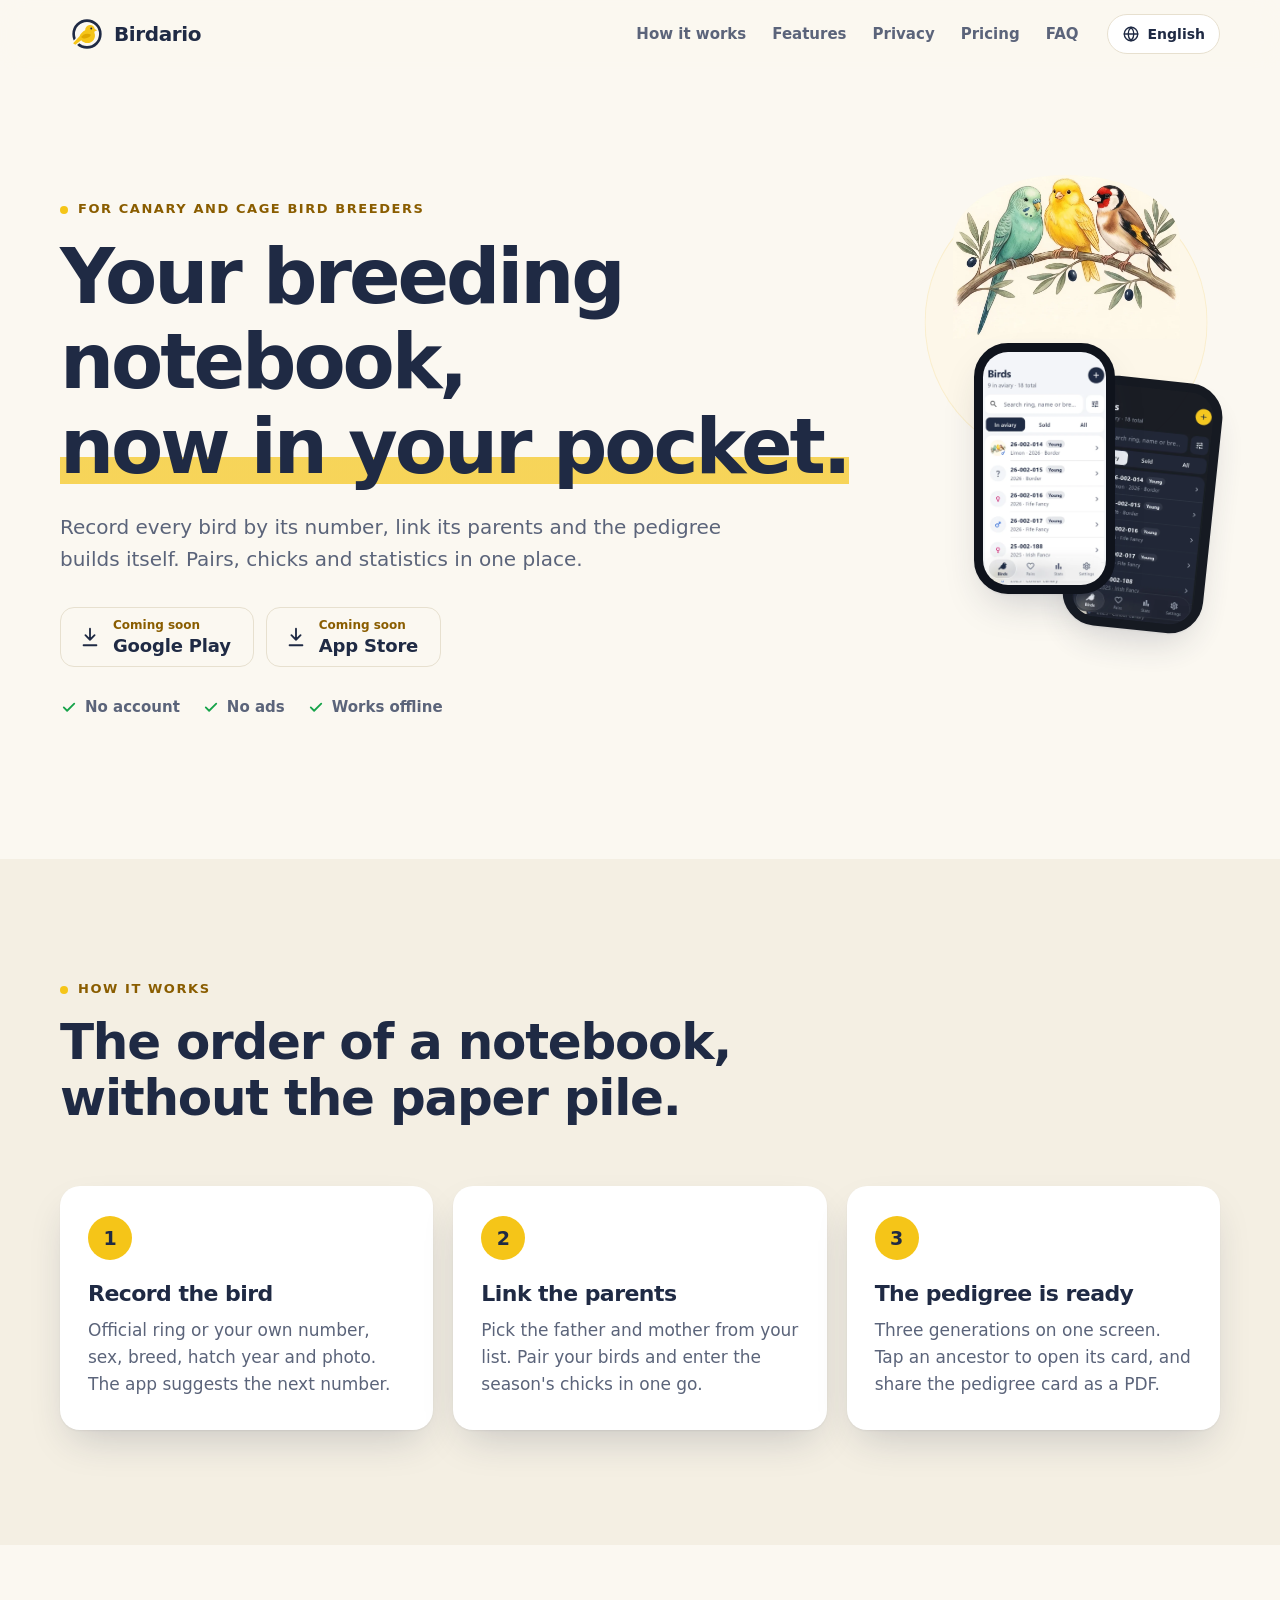
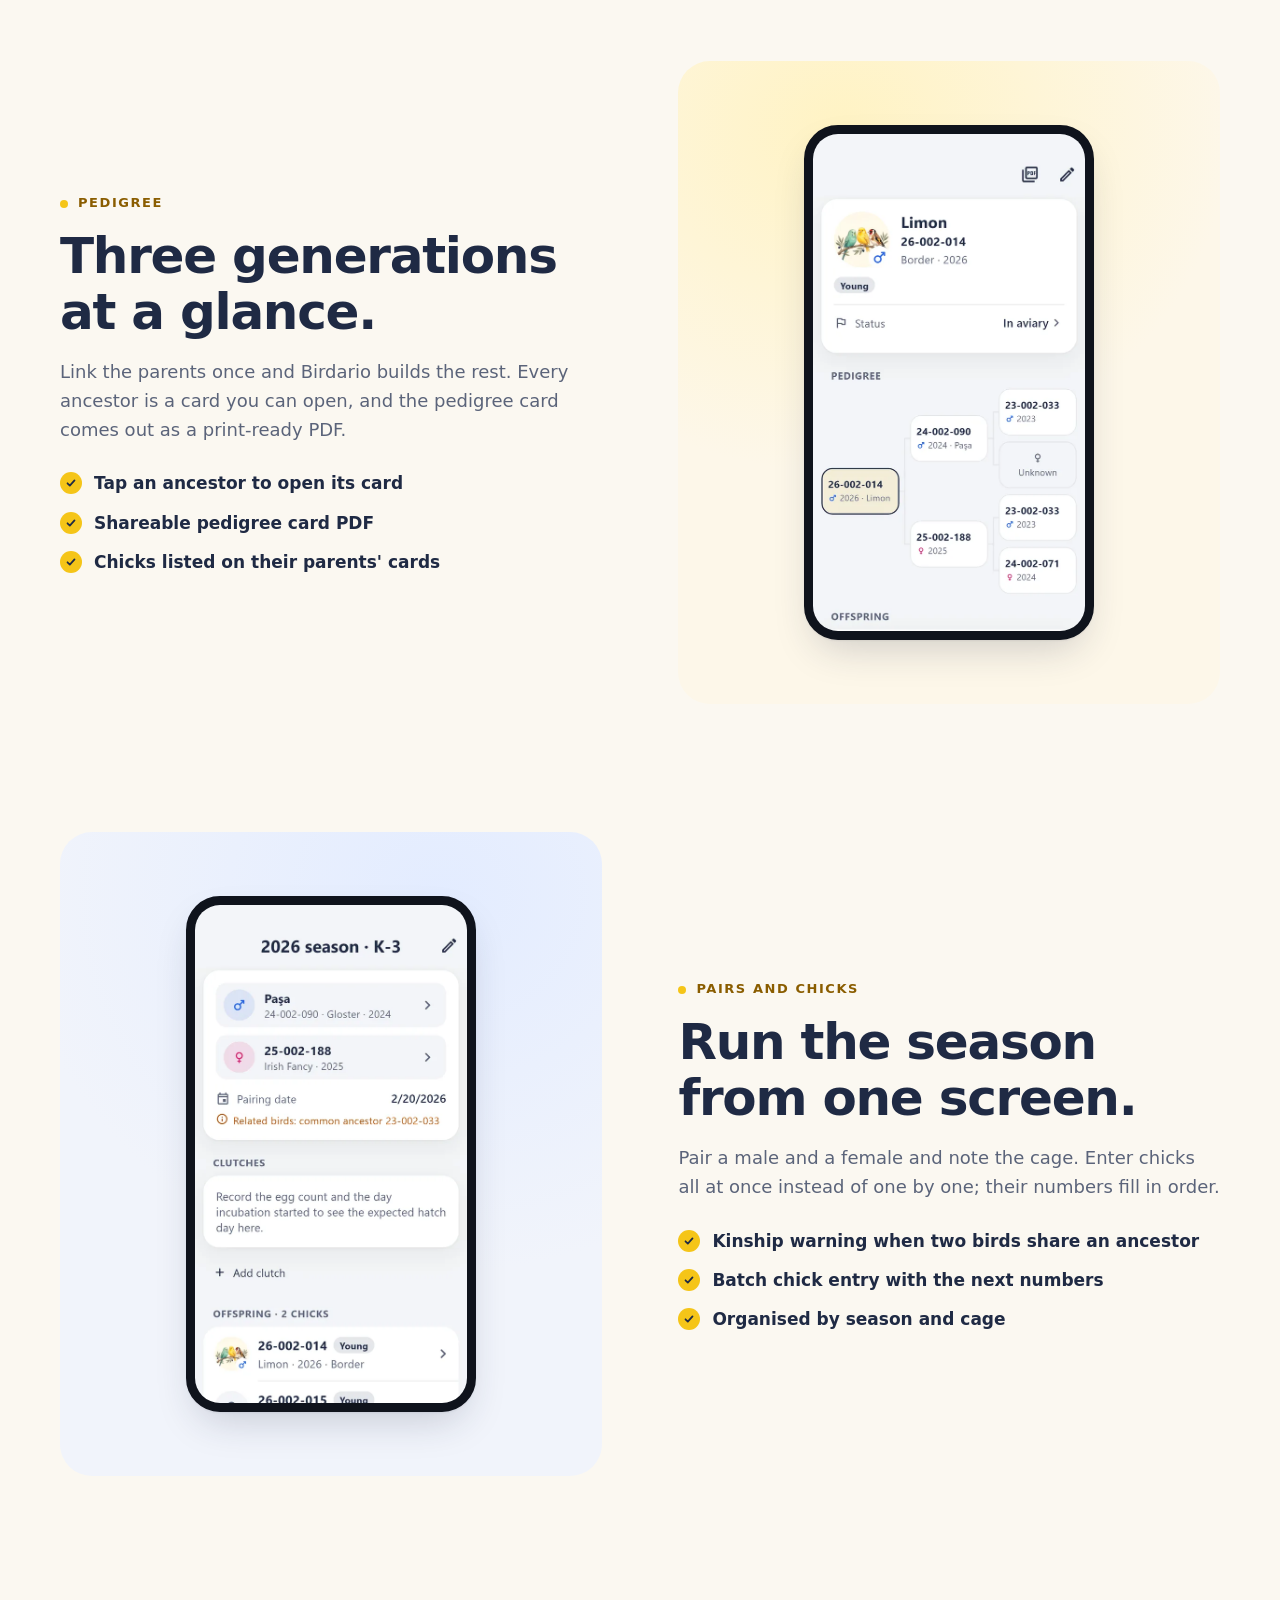
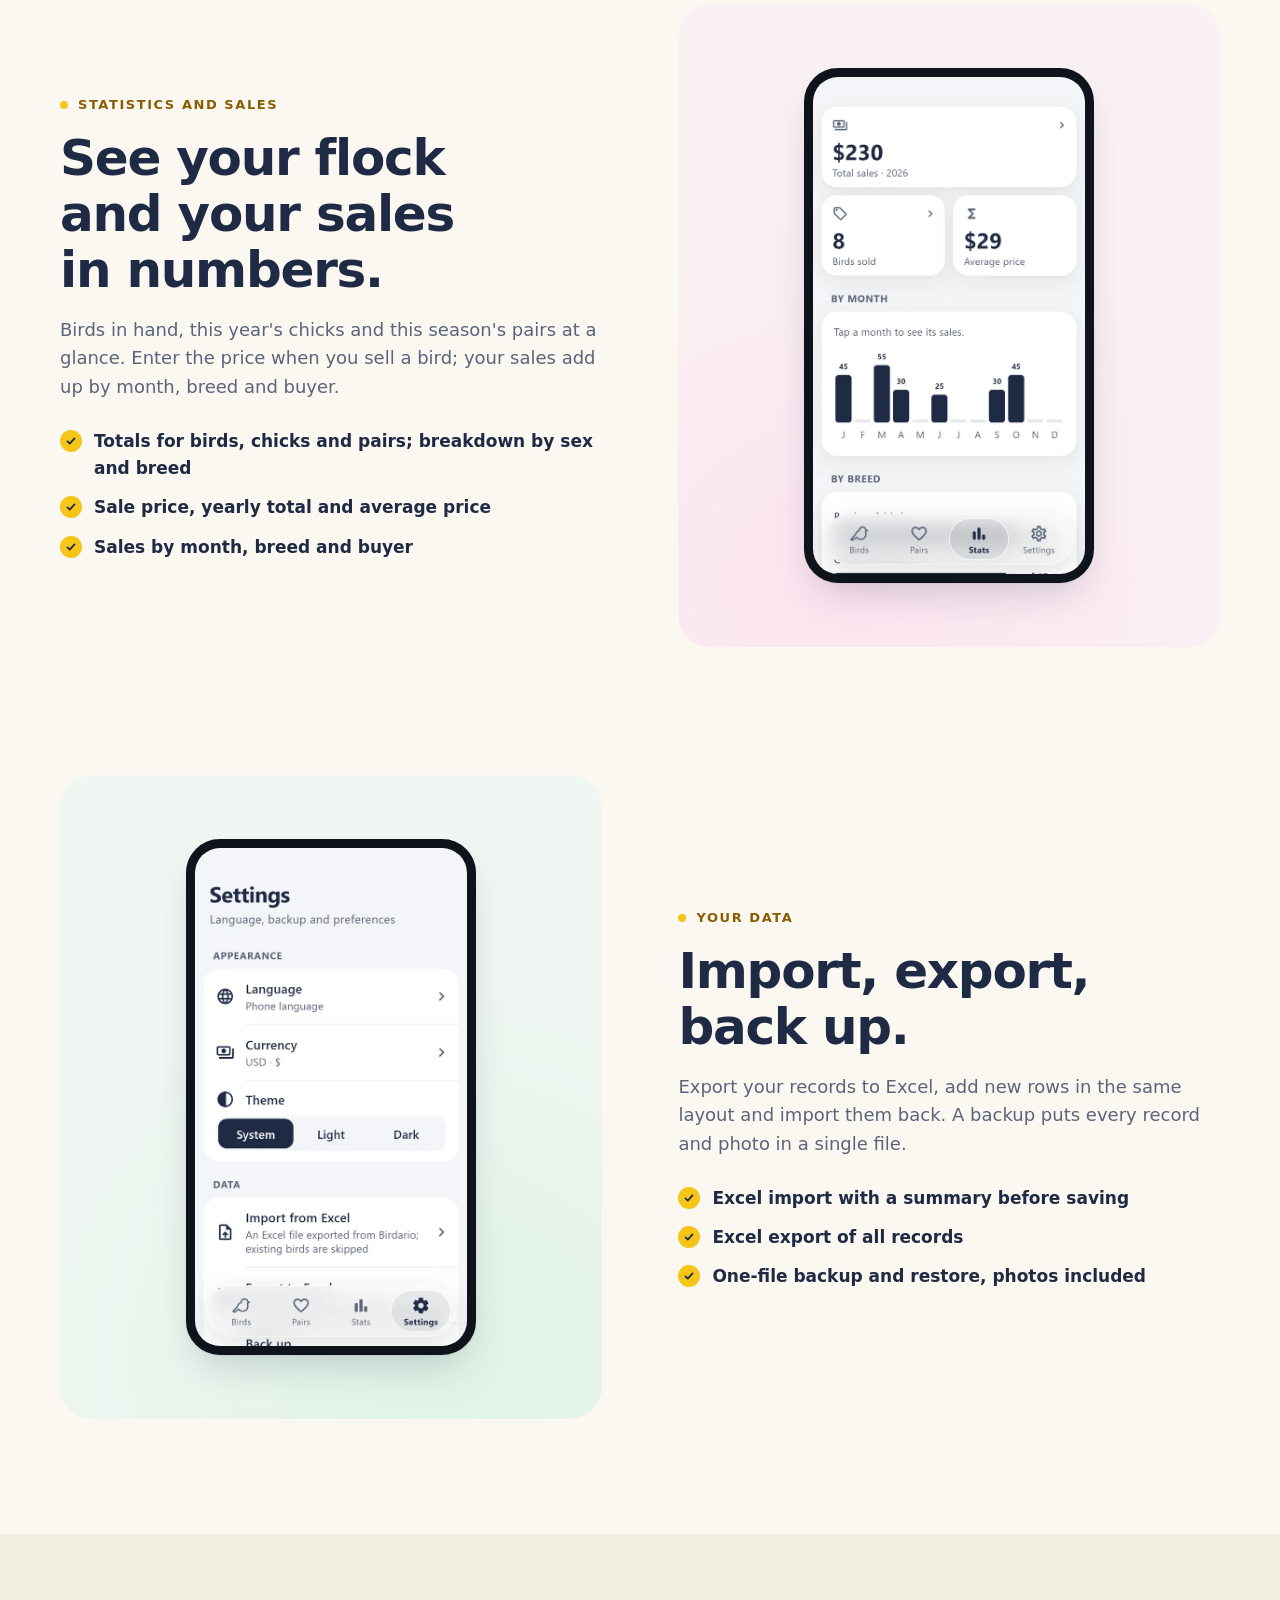
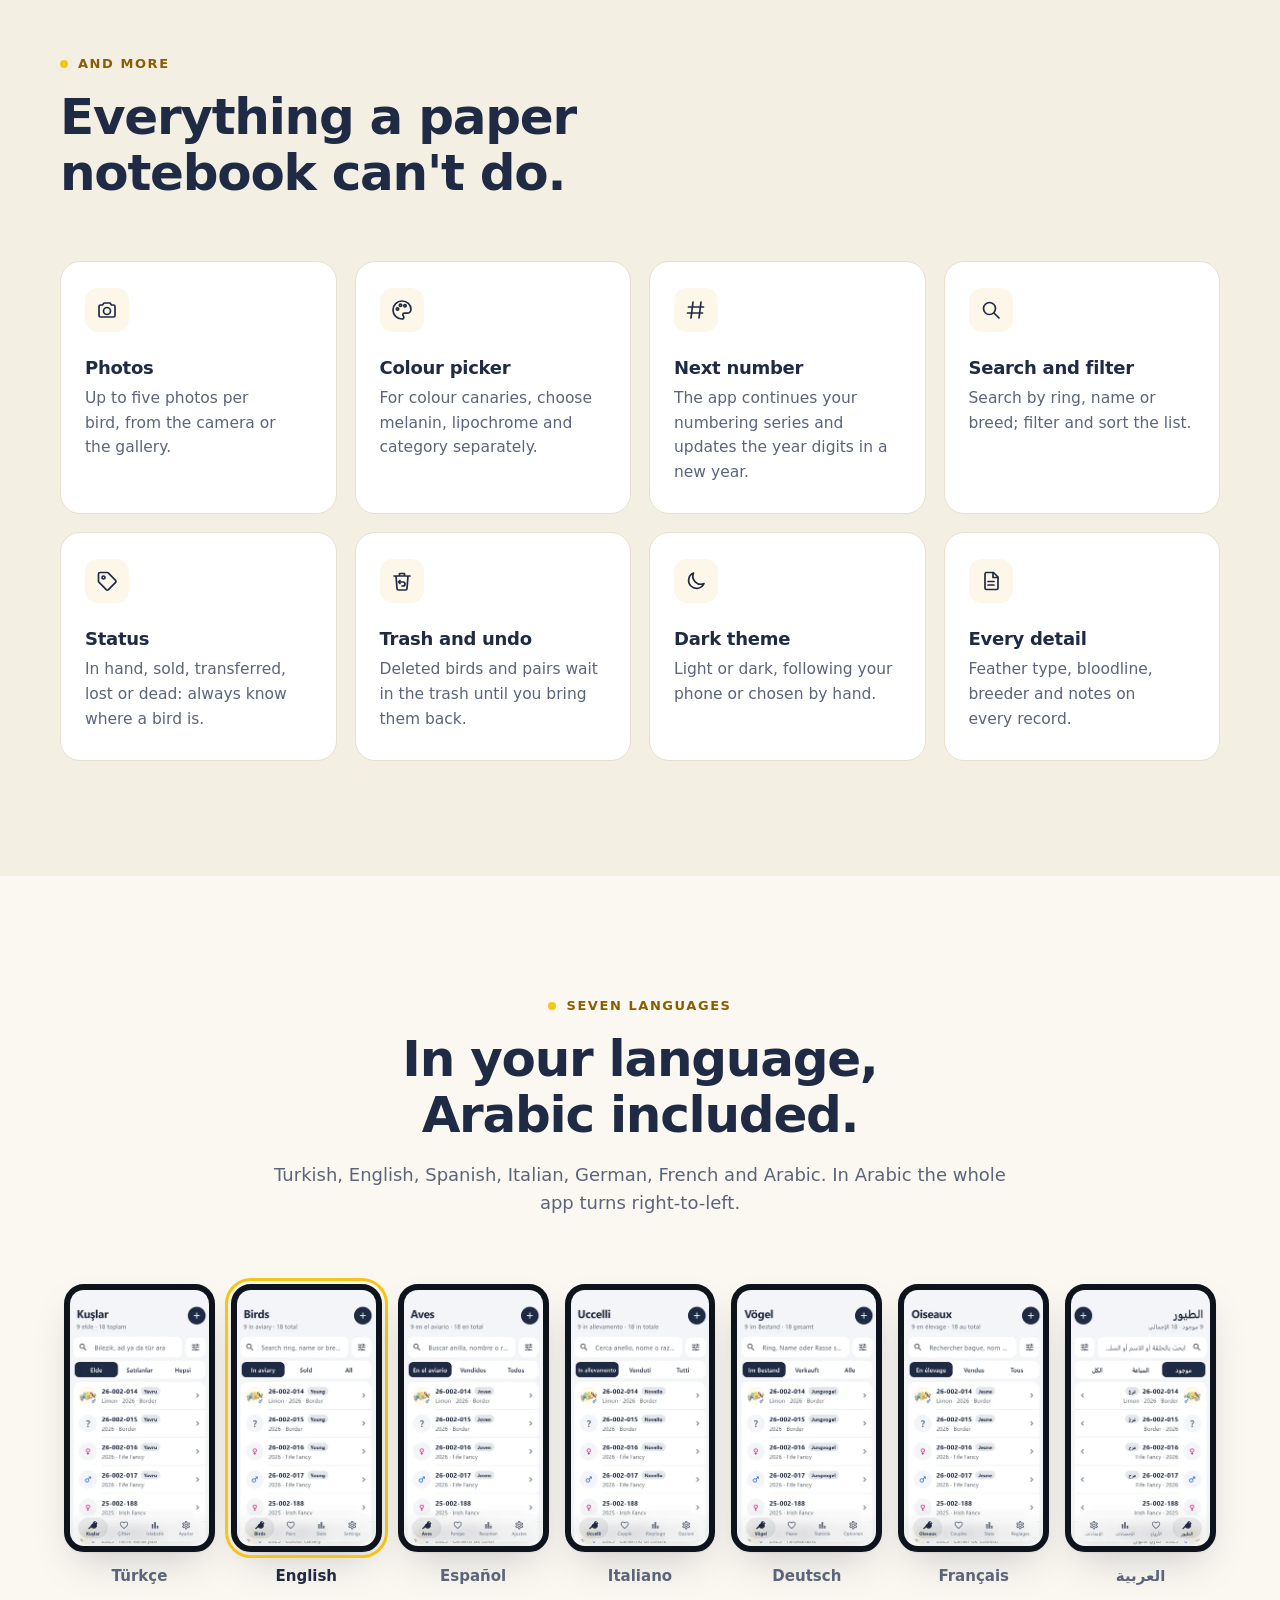
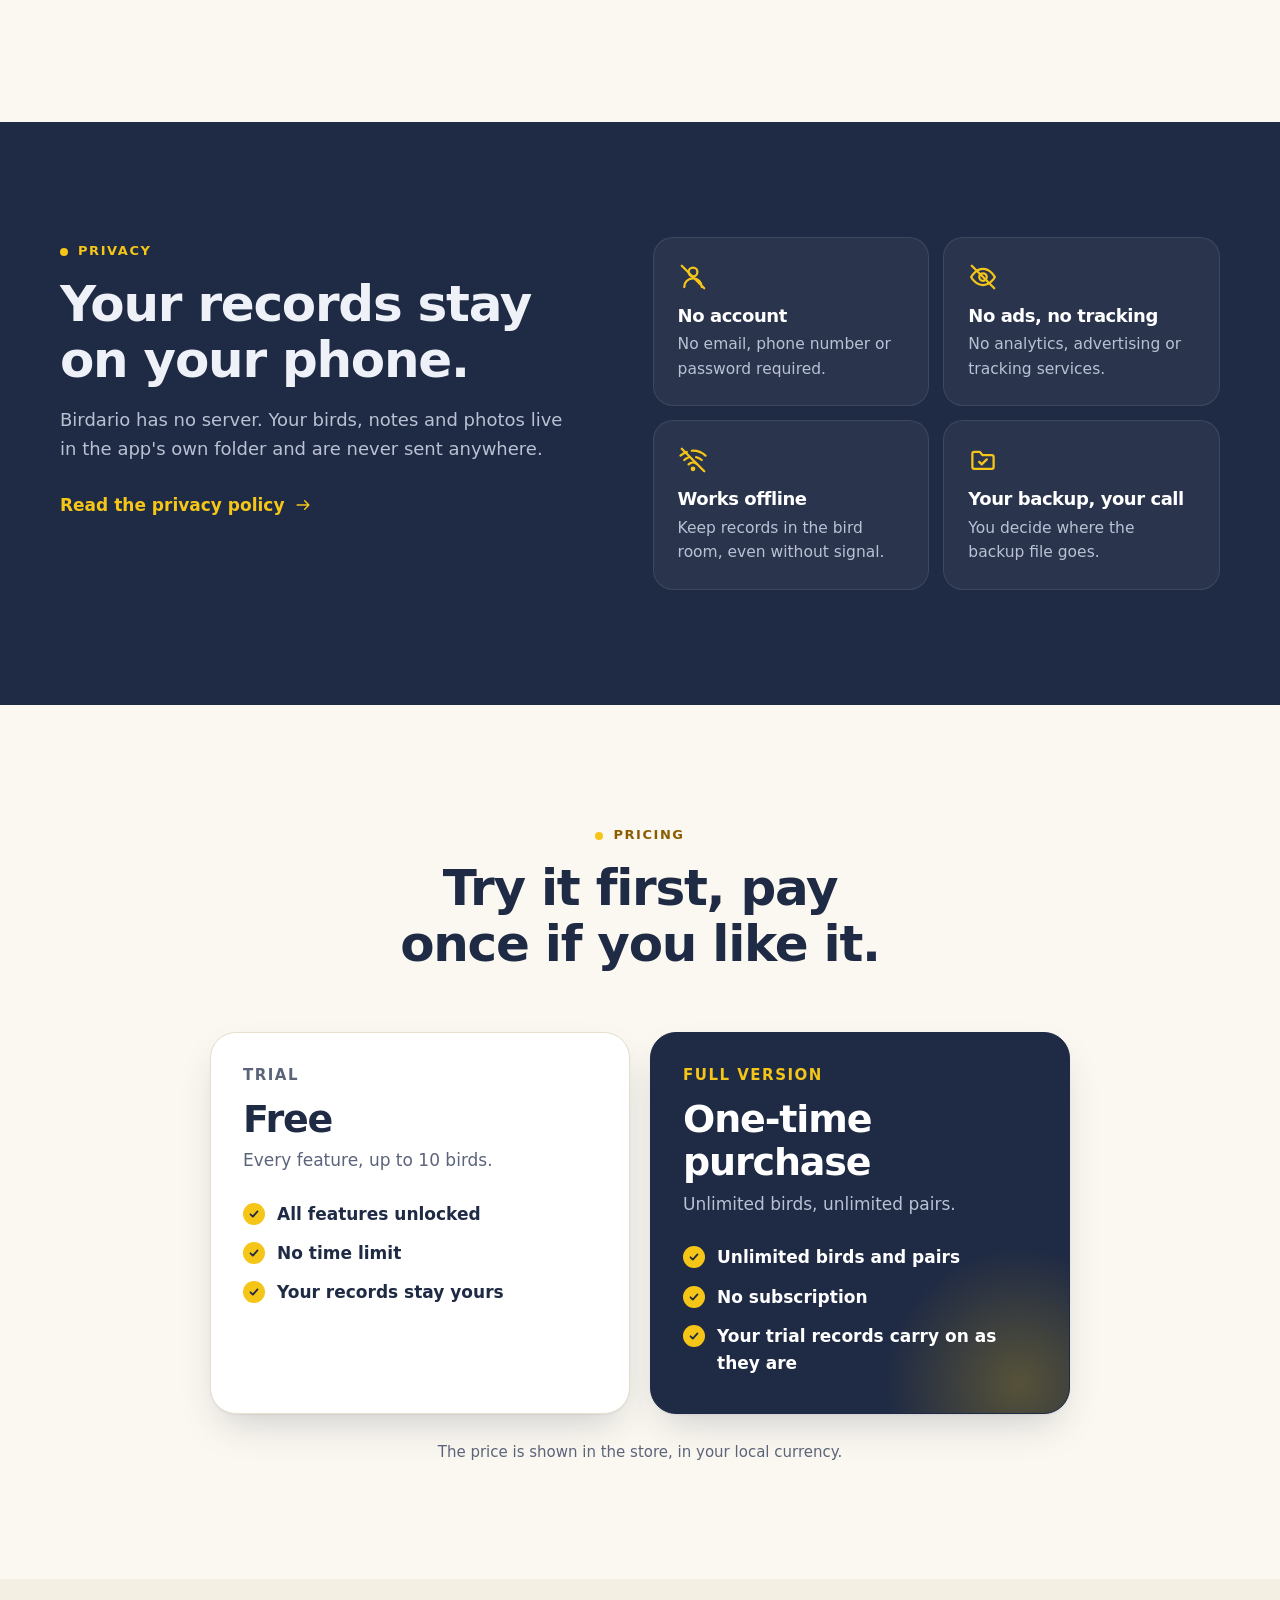
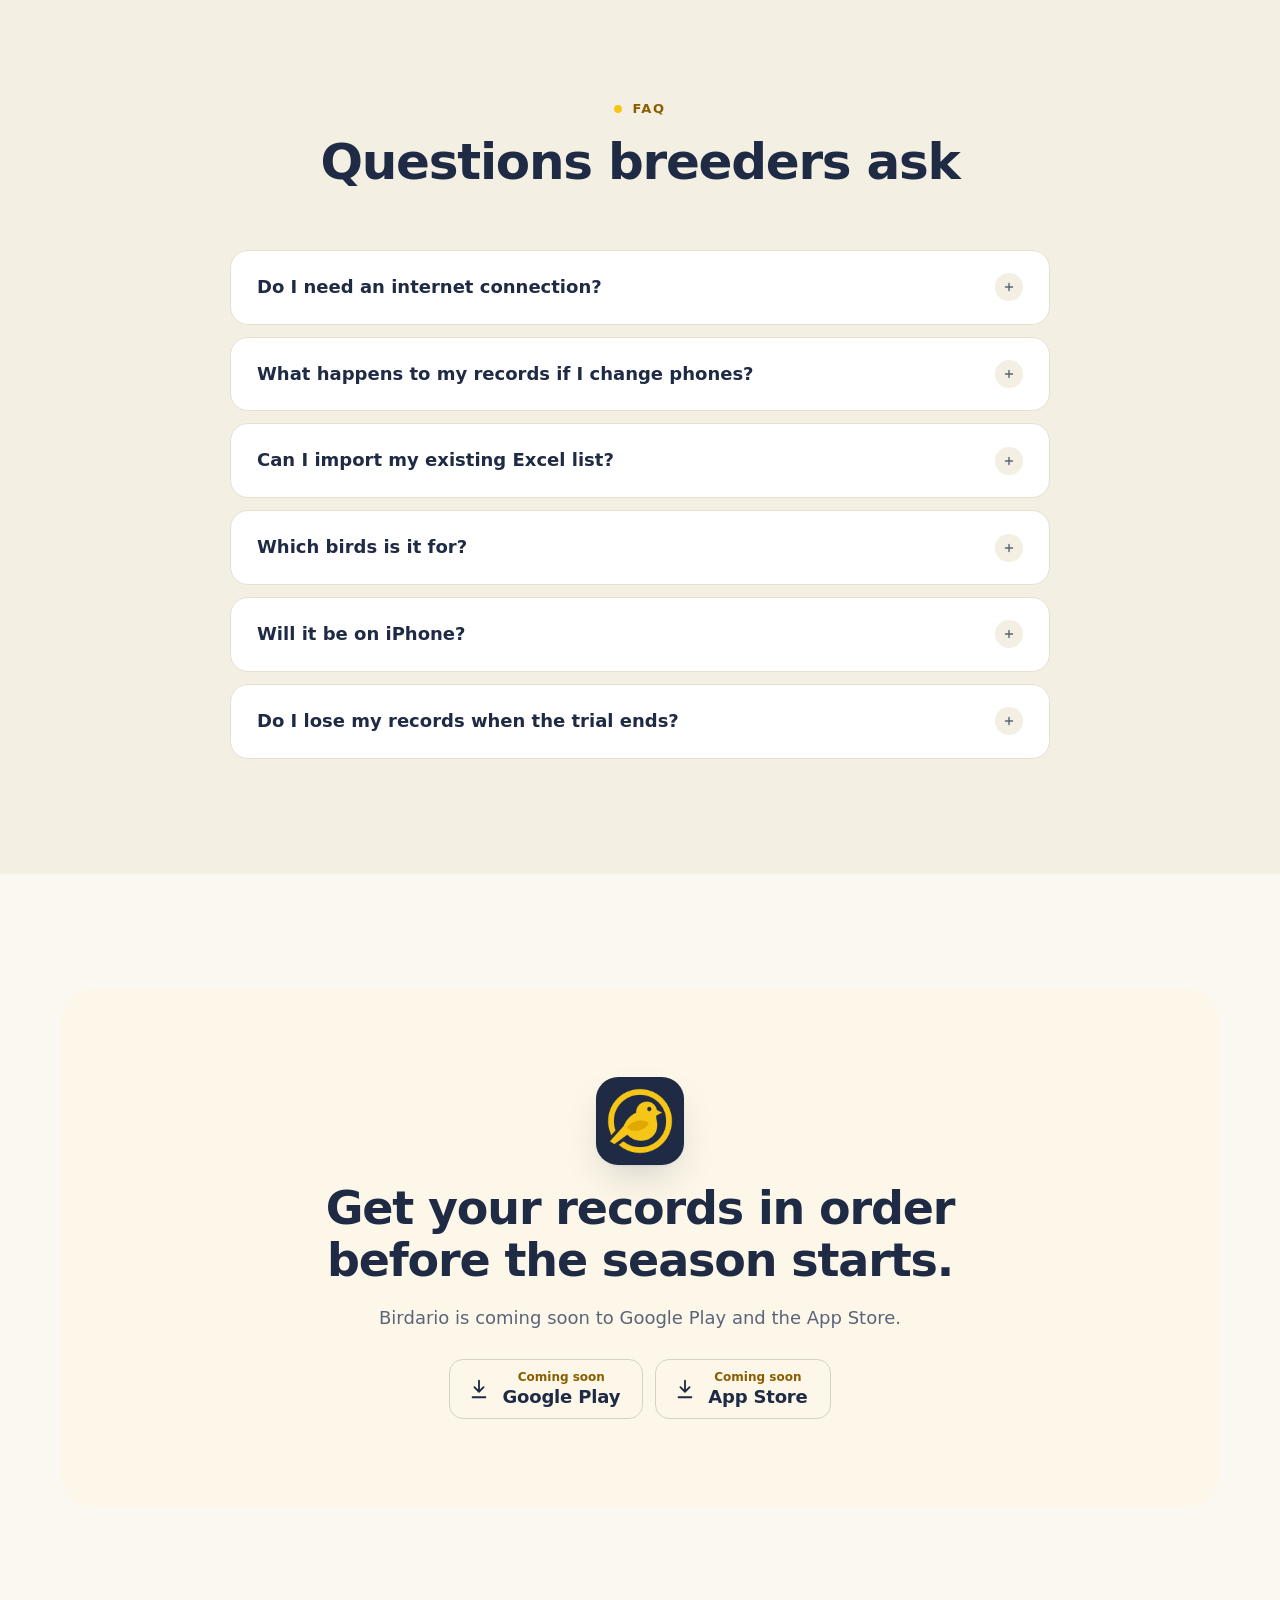
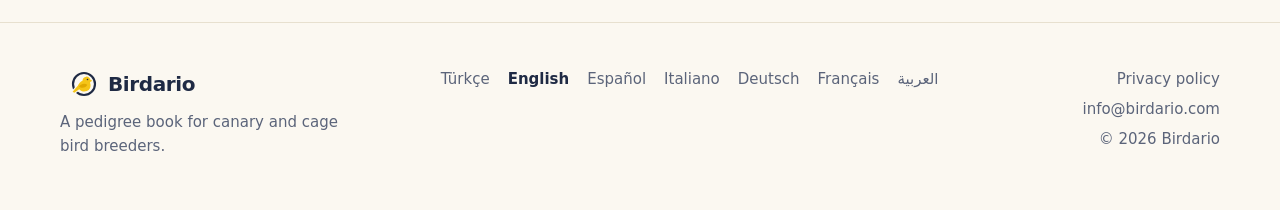
<file: index.html>
<!doctype html>
<html lang="en">
<head>
<meta charset="utf-8">
<meta name="viewport" content="width=device-width, initial-scale=1">
<title>Birdario</title>
<meta name="description" content="Birdario – pedigree book for canaries and cage birds.">
<link rel="canonical" href="https://birdario.com/">
<link rel="icon" href="assets/img/icon.svg" type="image/svg+xml">
<script>
  // Önce elle seçilen dil, sonra tarayıcı dili, yoksa İngilizce
  (function () {
    var langs = ['tr', 'en', 'es', 'it', 'de', 'fr', 'ar'];
    var pick = null;
    try { pick = localStorage.getItem('lang'); } catch (e) {}
    if (langs.indexOf(pick) < 0) {
      pick = 'en';
      var list = navigator.languages || [navigator.language || ''];
      for (var i = 0; i < list.length; i++) {
        var code = String(list[i]).slice(0, 2).toLowerCase();
        if (langs.indexOf(code) >= 0) { pick = code; break; }
      }
    }
    location.replace(pick + '/' + location.hash);
  })();
</script>
<style>
  body { font-family: system-ui, -apple-system, "Segoe UI", Roboto, sans-serif; background: #fbf8f1; color: #1f2a44; display: grid; place-items: center; min-height: 100vh; margin: 0; }
  ul { list-style: none; padding: 0; display: flex; flex-wrap: wrap; gap: 10px 18px; justify-content: center; }
  img { margin: 0 auto 12px; display: block; }
</style>
</head>
<body>
<main>
  <img src="assets/img/mark.svg" width="64" height="64" alt="Birdario">
  <ul><li><a href="tr/" hreflang="tr" lang="tr">Türkçe</a></li><li><a href="en/" hreflang="en" lang="en">English</a></li><li><a href="es/" hreflang="es" lang="es">Español</a></li><li><a href="it/" hreflang="it" lang="it">Italiano</a></li><li><a href="de/" hreflang="de" lang="de">Deutsch</a></li><li><a href="fr/" hreflang="fr" lang="fr">Français</a></li><li><a href="ar/" hreflang="ar" lang="ar">العربية</a></li></ul>
</main>
</body>
</html>
</file>
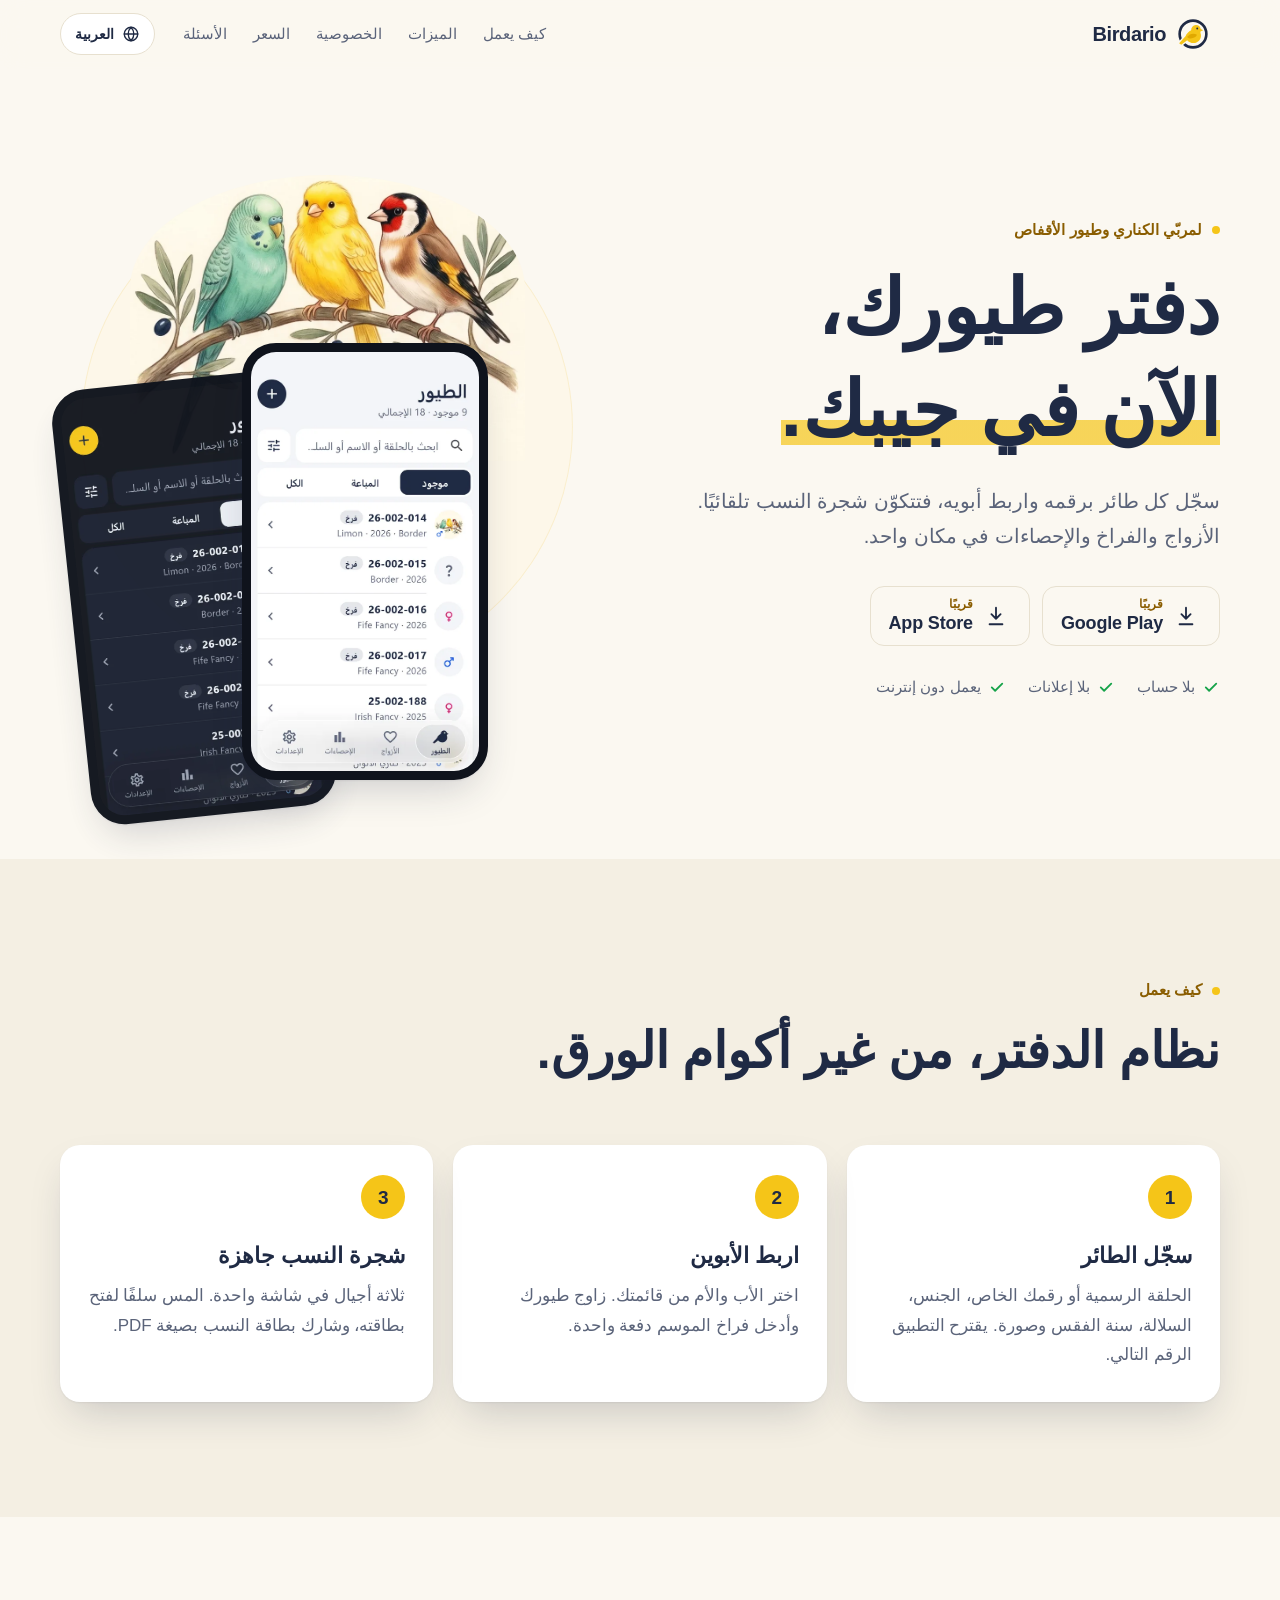
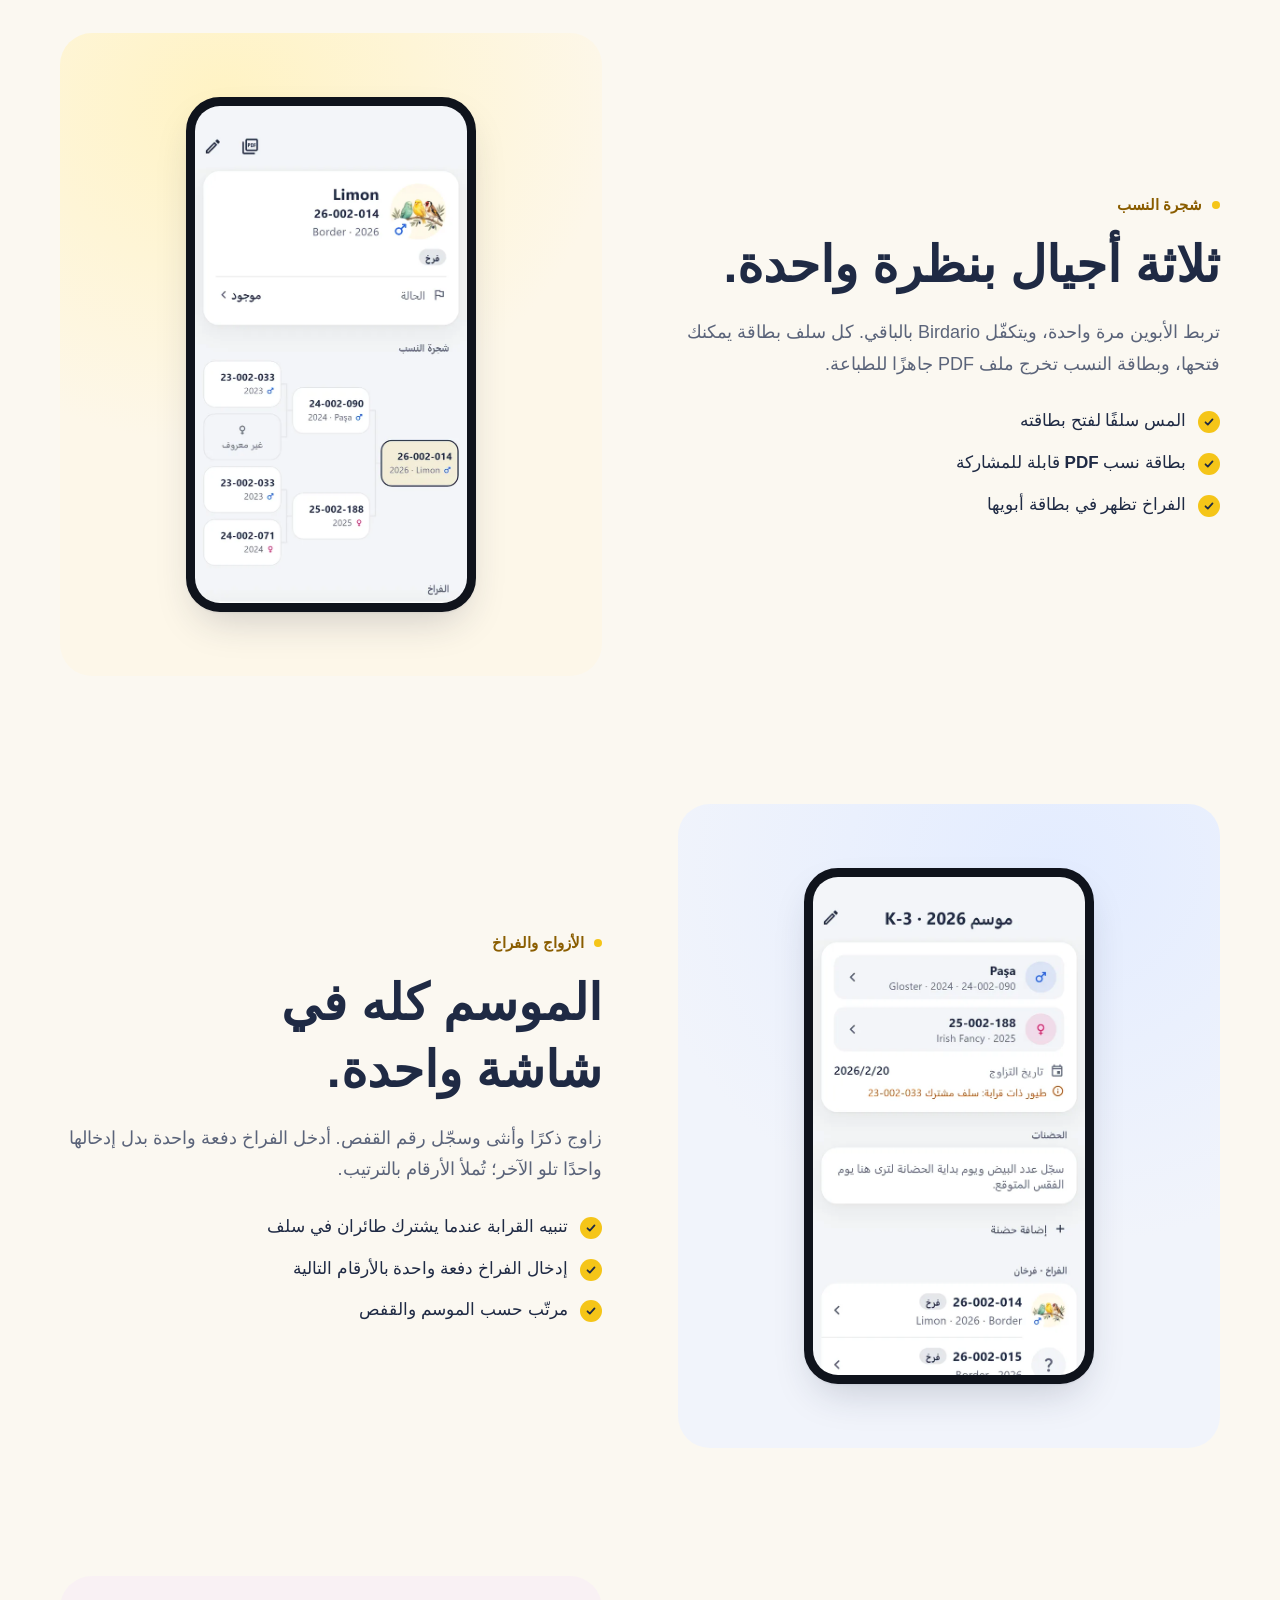
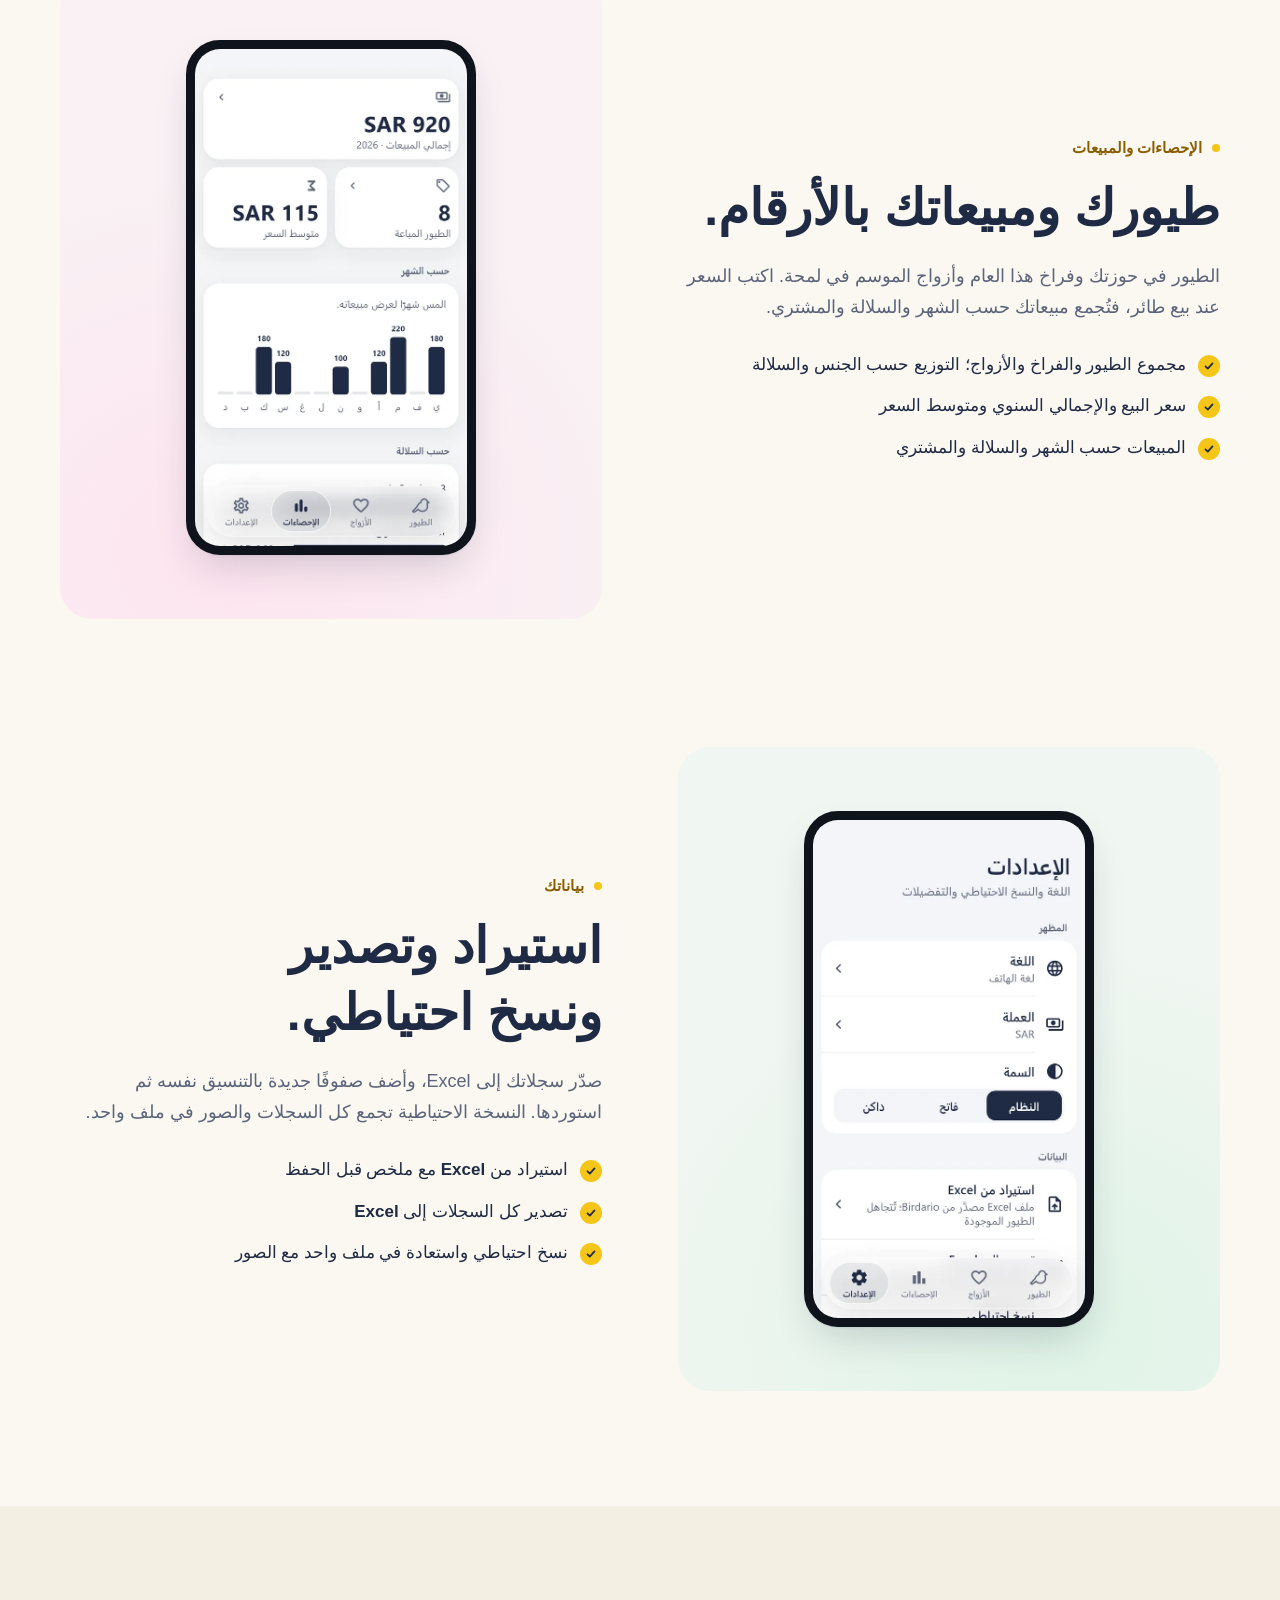
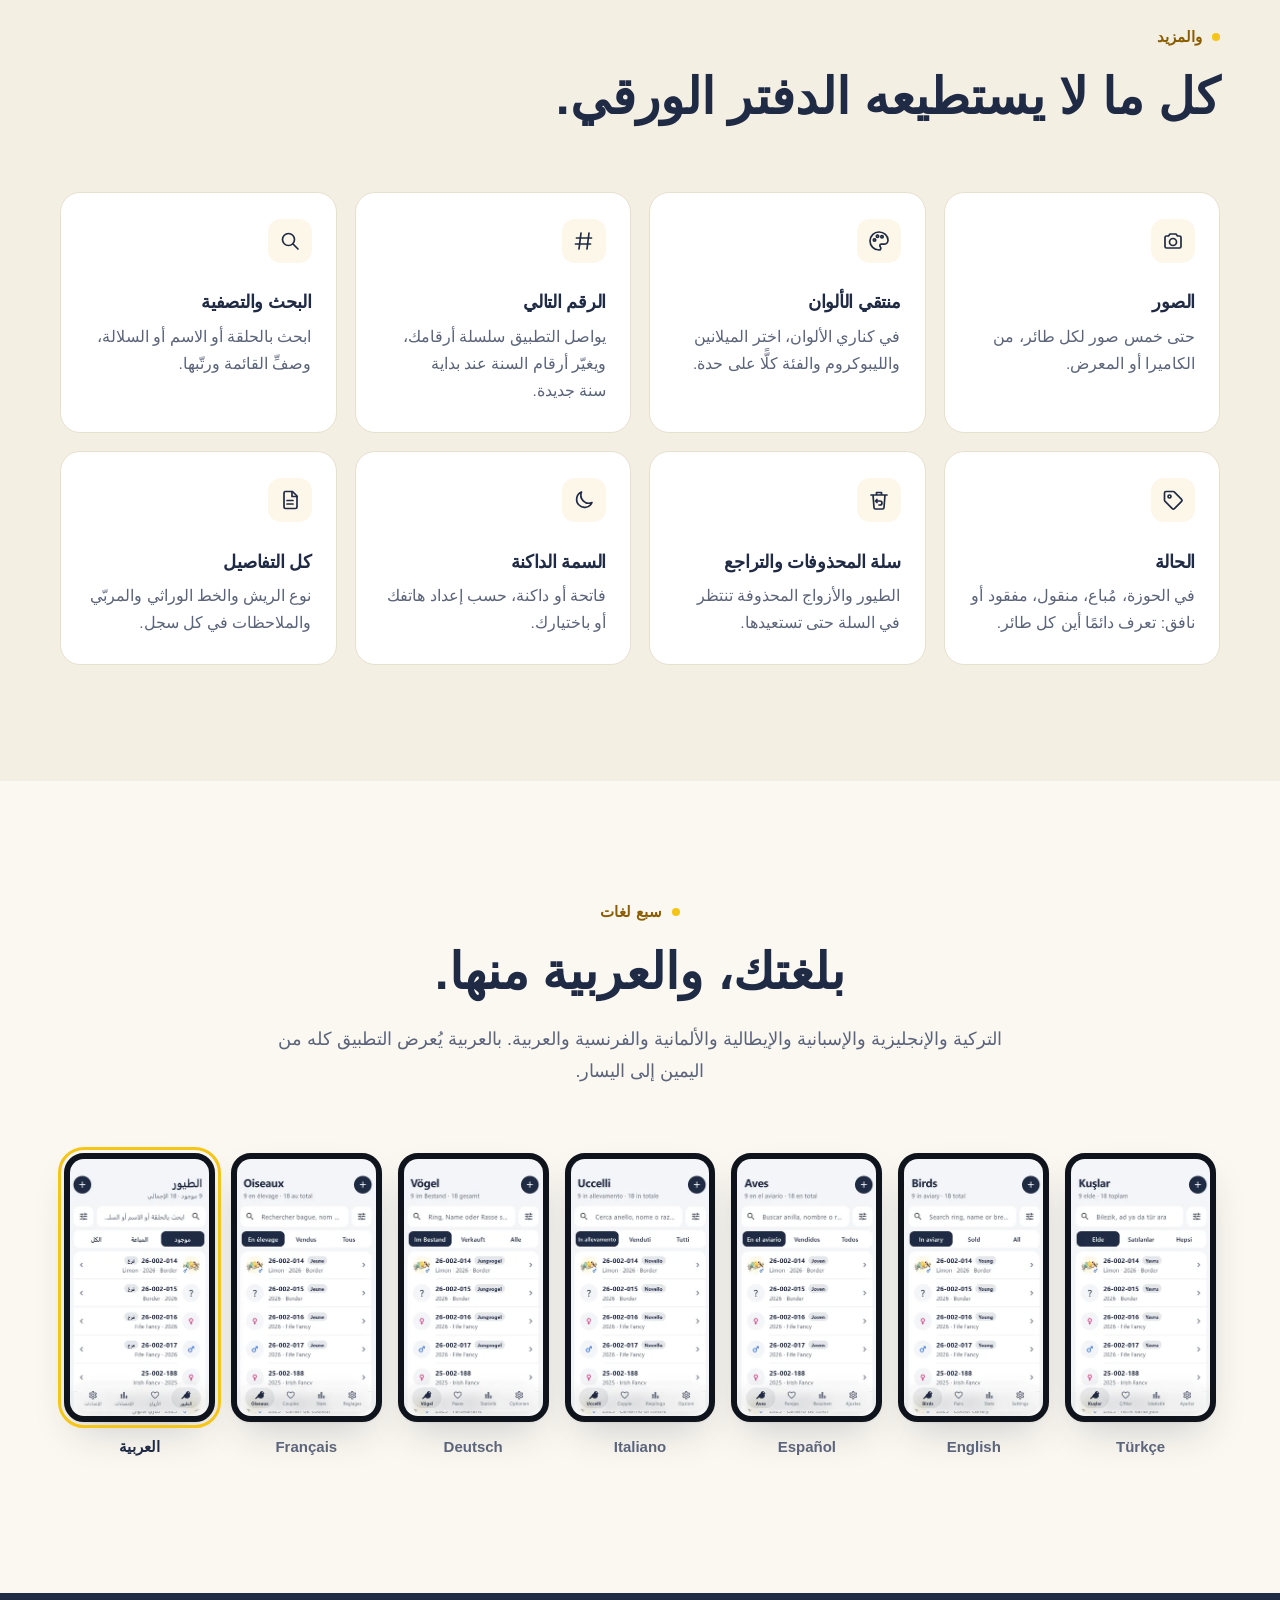
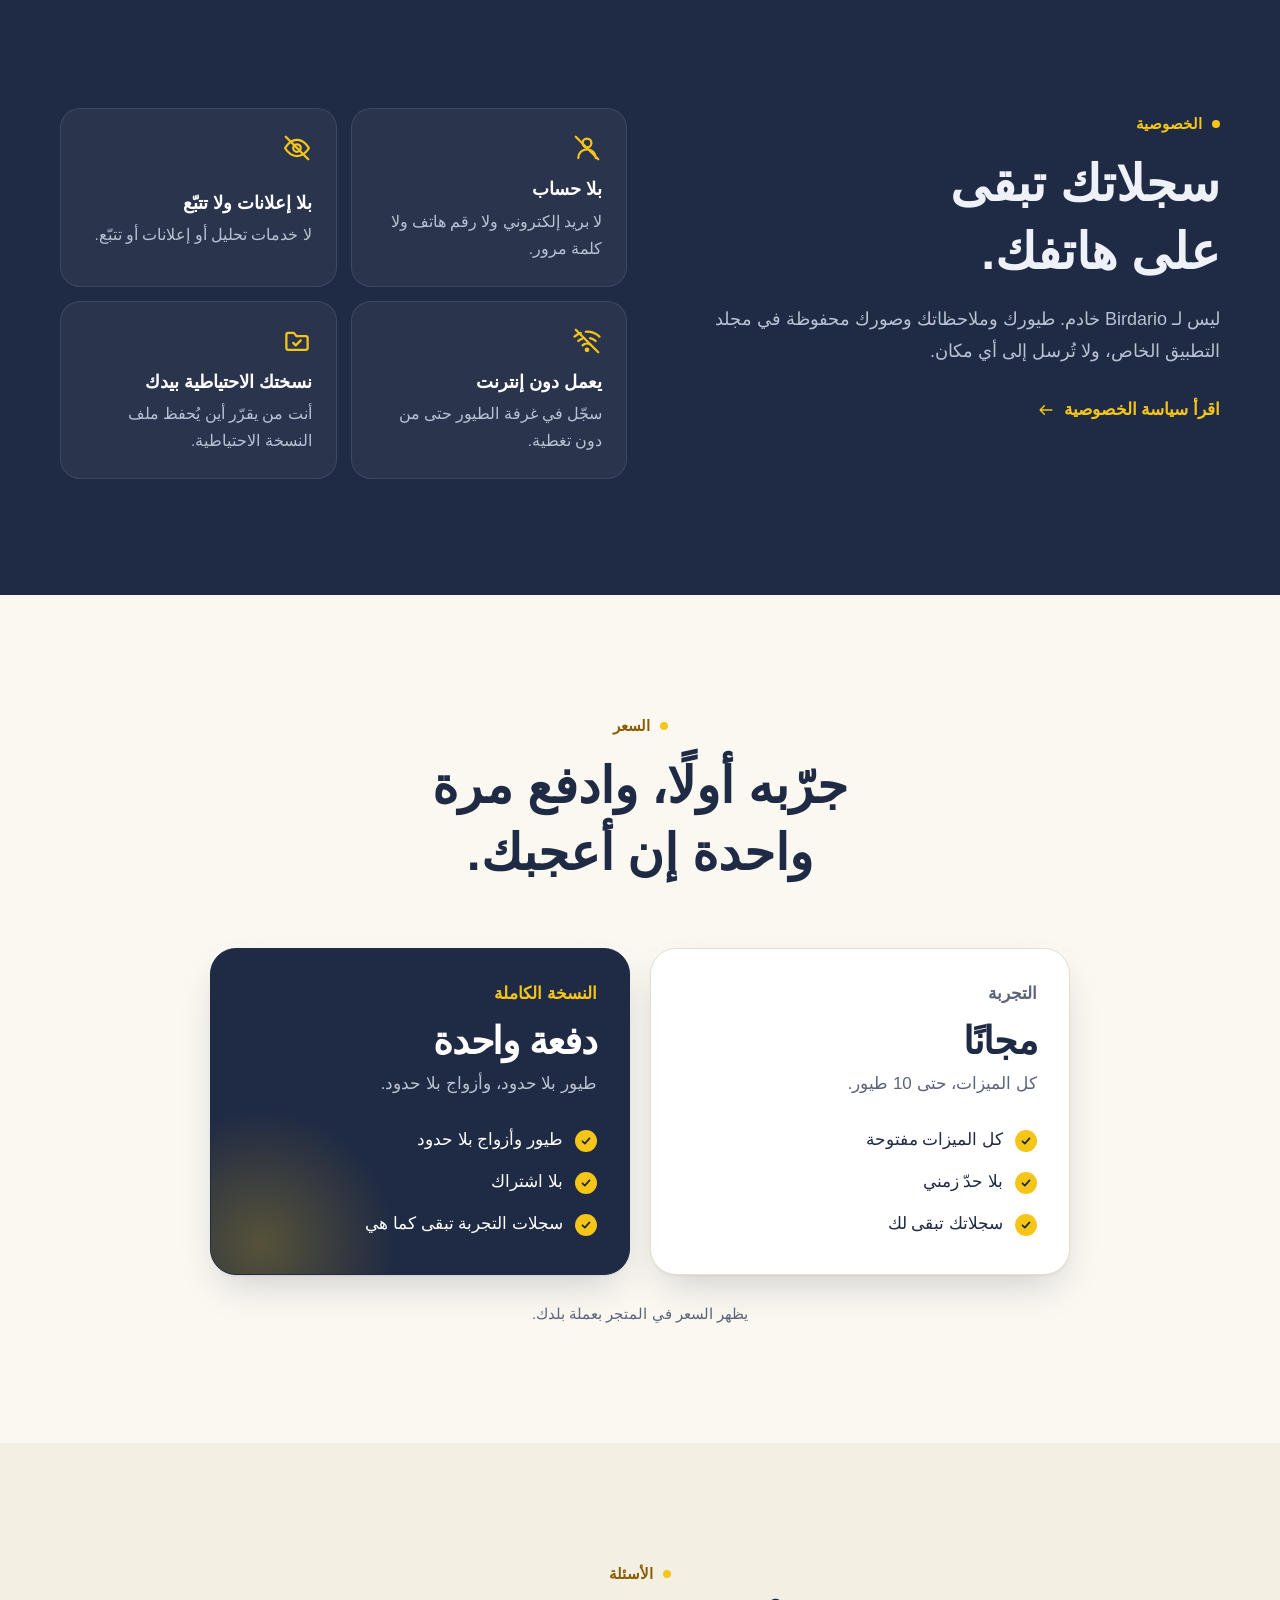
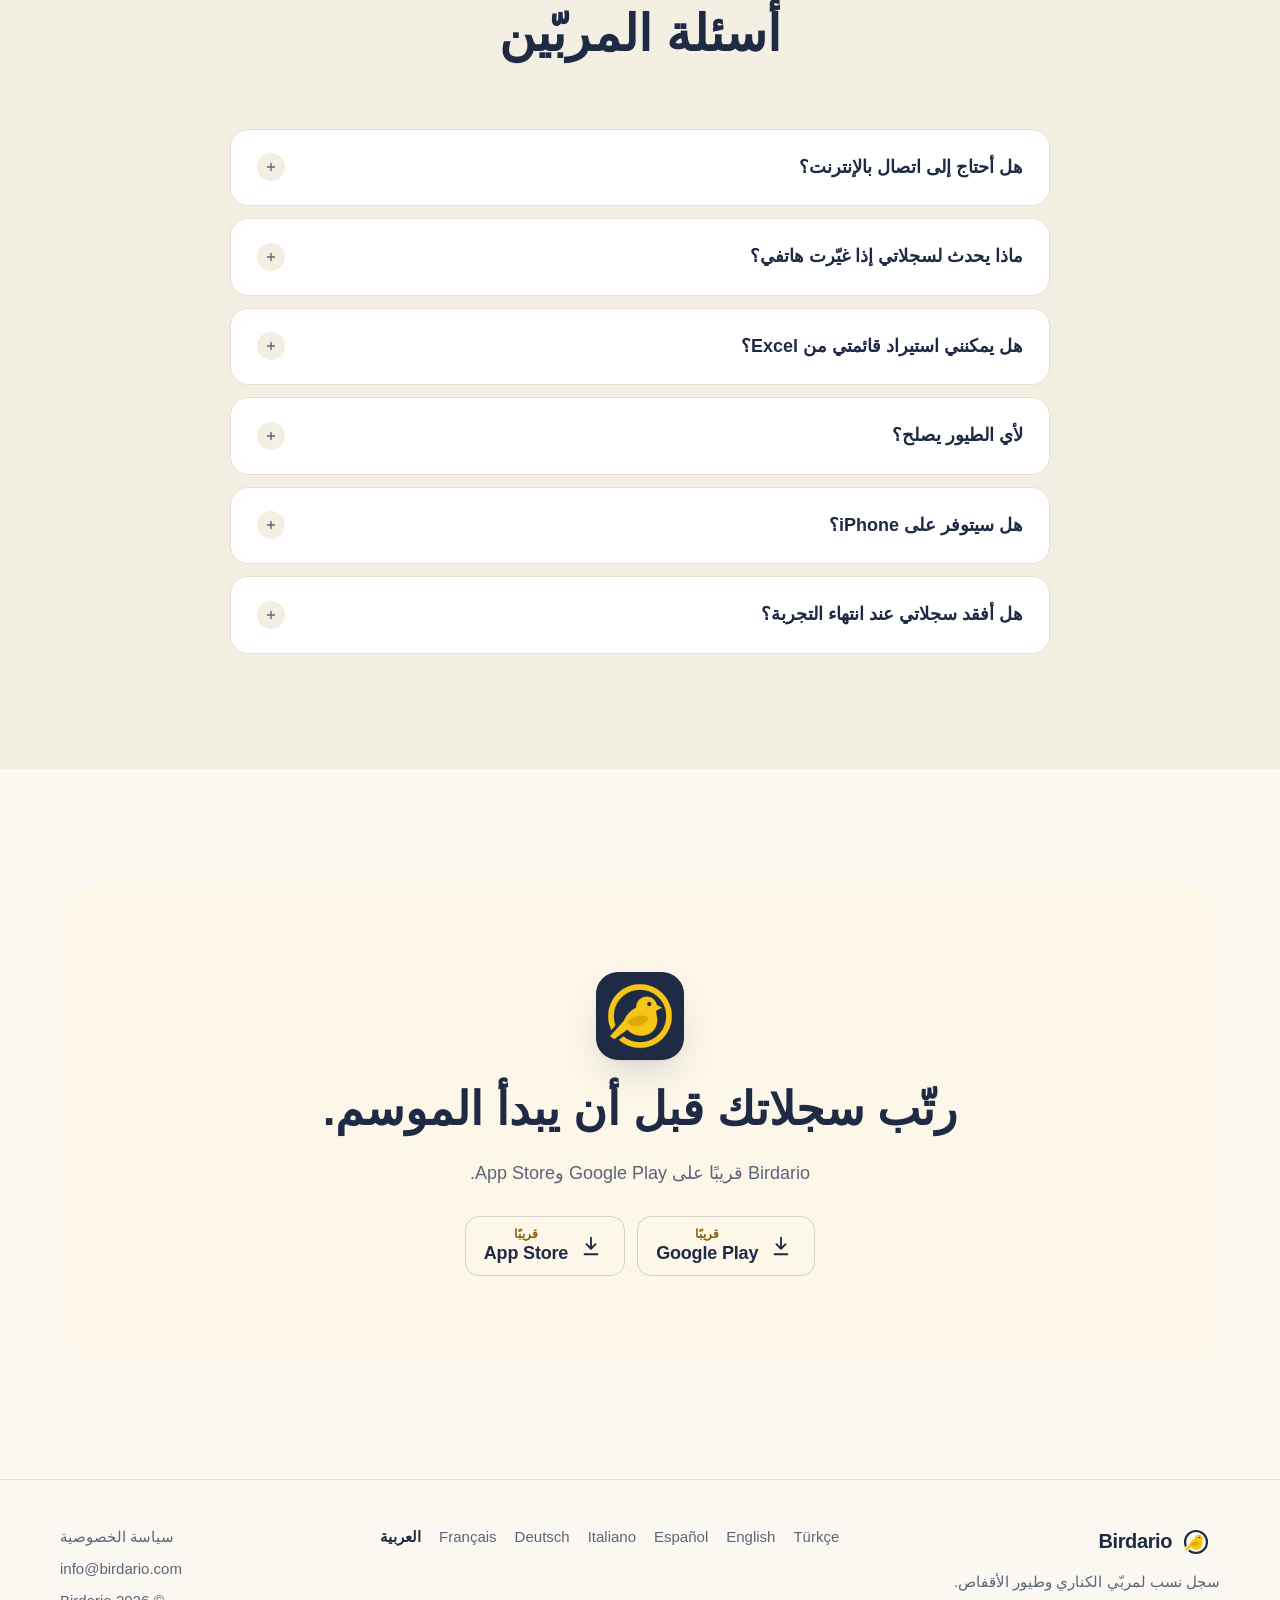
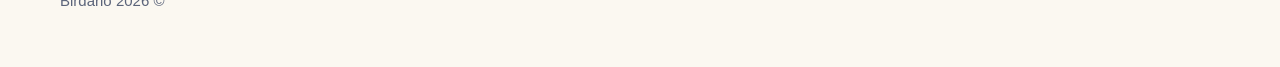
<file: ar/index.html>
<!doctype html>
<html lang="ar" dir="rtl">
<head>
<meta charset="utf-8">
<meta name="viewport" content="width=device-width, initial-scale=1">
<title>Birdario – سجل نسب الكناري وطيور الأقفاص</title>
<meta name="description" content="سجلات الطيور والأزواج والفراخ وشجرة نسب من ثلاثة أجيال في تطبيق واحد. سجلاتك تبقى على هاتفك: لا حساب ولا إعلانات.">
<meta name="theme-color" content="#FBF8F1" media="(prefers-color-scheme: light)">
<meta name="theme-color" content="#11151F" media="(prefers-color-scheme: dark)">
<meta name="color-scheme" content="light dark">
<meta property="og:type" content="website">
<meta property="og:site_name" content="Birdario">
<meta property="og:title" content="Birdario – سجل نسب الكناري وطيور الأقفاص">
<meta property="og:description" content="سجلات الطيور والأزواج والفراخ وشجرة نسب من ثلاثة أجيال في تطبيق واحد. سجلاتك تبقى على هاتفك: لا حساب ولا إعلانات.">
<meta name="twitter:card" content="summary_large_image">
<link rel="canonical" href="https://birdario.com/ar/">
<link rel="alternate" hreflang="tr" href="https://birdario.com/tr/">
<link rel="alternate" hreflang="en" href="https://birdario.com/en/">
<link rel="alternate" hreflang="es" href="https://birdario.com/es/">
<link rel="alternate" hreflang="it" href="https://birdario.com/it/">
<link rel="alternate" hreflang="de" href="https://birdario.com/de/">
<link rel="alternate" hreflang="fr" href="https://birdario.com/fr/">
<link rel="alternate" hreflang="ar" href="https://birdario.com/ar/">
<link rel="alternate" hreflang="x-default" href="https://birdario.com/">
<meta property="og:url" content="https://birdario.com/ar/">
<meta property="og:image" content="https://birdario.com/assets/img/og.png">
<link rel="icon" href="../assets/img/icon.svg" type="image/svg+xml">
<link rel="icon" href="../assets/img/icon-96.png" sizes="96x96" type="image/png">
<link rel="apple-touch-icon" href="../assets/img/apple-touch-icon.png">
<link rel="stylesheet" href="../assets/style.css">
<script>document.documentElement.classList.add('js')</script>
<script src="../assets/site.js" defer></script>
</head>
<body>
<a class="skip" href="#main">انتقل إلى المحتوى</a>

<header class="top">
  <div class="wrap top-in">
    <a class="brand" href="./" aria-label="Birdario">
      <picture><source srcset="../assets/img/mark-dark.svg" media="(prefers-color-scheme: dark)"><img class="brand-mark" src="../assets/img/mark.svg" width="34" height="34" alt=""></picture>
      <span>Birdario</span>
    </a>
    <nav class="nav" aria-label="Birdario">
      <a href="#how">كيف يعمل</a>
      <a href="#features">الميزات</a>
      <a href="#privacy">الخصوصية</a>
      <a href="#pricing">السعر</a>
      <a href="#faq">الأسئلة</a>
    </nav>
    <details class="lang">
      <summary aria-label="اللغة">
        <svg viewBox="0 0 24 24" aria-hidden="true"><circle cx="12" cy="12" r="9"/><path d="M3 12h18M12 3c2.5 2.6 3.8 5.6 3.8 9s-1.3 6.4-3.8 9c-2.5-2.6-3.8-5.6-3.8-9S9.5 5.6 12 3Z"/></svg>
        <span>العربية</span>
      </summary>
      <ul><li><a href="../tr/" hreflang="tr" lang="tr" data-lang="tr">Türkçe</a></li><li><a href="../en/" hreflang="en" lang="en" data-lang="en">English</a></li><li><a href="../es/" hreflang="es" lang="es" data-lang="es">Español</a></li><li><a href="../it/" hreflang="it" lang="it" data-lang="it">Italiano</a></li><li><a href="../de/" hreflang="de" lang="de" data-lang="de">Deutsch</a></li><li><a href="../fr/" hreflang="fr" lang="fr" data-lang="fr">Français</a></li><li><a href="../ar/" hreflang="ar" lang="ar" data-lang="ar" aria-current="page">العربية</a></li></ul>
    </details>
  </div>
</header>

<main id="main">

<section class="hero">
  <div class="wrap hero-in">
    <div class="hero-copy">
      <p class="eyebrow">لمربّي الكناري وطيور الأقفاص</p>
      <h1>دفتر طيورك، <mark>الآن في جيبك.</mark></h1>
      <p class="lead">سجّل كل طائر برقمه واربط أبويه، فتتكوّن شجرة النسب تلقائيًا. الأزواج والفراخ والإحصاءات في مكان واحد.</p>
      <div class="stores"><span class="store is-soon" aria-disabled="true"><svg viewBox="0 0 24 24" aria-hidden="true"><path d="M12 3v12m0 0-5-5m5 5 5-5M5 21h14"/></svg><span><small>قريبًا</small>Google Play</span></span><span class="store is-soon" aria-disabled="true"><svg viewBox="0 0 24 24" aria-hidden="true"><path d="M12 3v12m0 0-5-5m5 5 5-5M5 21h14"/></svg><span><small>قريبًا</small>App Store</span></span></div>
      <ul class="trust">
        <li><svg viewBox="0 0 24 24" aria-hidden="true"><path d="m5 12.5 4.5 4.5L19 7.5"/></svg>بلا حساب</li>
        <li><svg viewBox="0 0 24 24" aria-hidden="true"><path d="m5 12.5 4.5 4.5L19 7.5"/></svg>بلا إعلانات</li>
        <li><svg viewBox="0 0 24 24" aria-hidden="true"><path d="m5 12.5 4.5 4.5L19 7.5"/></svg>يعمل دون إنترنت</li>
      </ul>
    </div>
    <div class="hero-art">
      <div class="sun" aria-hidden="true"></div>
      <img class="birds" src="../assets/img/birds.webp" width="900" height="650" alt="ببغاء الدرة وكناري وحسون على غصن">
      <figure class="phone phone-back"><img src="../assets/img/screens/ar/05-koyu.webp" width="600" height="1067" alt="قائمة الطيور بالسمة الداكنة"></figure>
      <figure class="phone phone-front"><img src="../assets/img/screens/ar/01-kuslar.webp" width="600" height="1067" alt="قائمة الطيور في Birdario"></figure>
    </div>
  </div>
</section>

<section class="how" id="how">
  <div class="wrap">
    <header class="head reveal">
      <p class="eyebrow">كيف يعمل</p>
      <h2>نظام الدفتر، من غير أكوام الورق.</h2>
    </header>
    <ol class="steps">
      <li class="reveal"><span class="step-n">1</span><h3>سجّل الطائر</h3><p>الحلقة الرسمية أو رقمك الخاص، الجنس، السلالة، سنة الفقس وصورة. يقترح التطبيق الرقم التالي.</p></li>
      <li class="reveal"><span class="step-n">2</span><h3>اربط الأبوين</h3><p>اختر الأب والأم من قائمتك. زاوج طيورك وأدخل فراخ الموسم دفعة واحدة.</p></li>
      <li class="reveal"><span class="step-n">3</span><h3>شجرة النسب جاهزة</h3><p>ثلاثة أجيال في شاشة واحدة. المس سلفًا لفتح بطاقته، وشارك بطاقة النسب بصيغة PDF.</p></li>
    </ol>
  </div>
</section>

<section class="spots" id="features">
  <div class="wrap">
    <article class="spot reveal">
      <div class="spot-copy">
        <p class="eyebrow">شجرة النسب</p>
        <h2>ثلاثة أجيال بنظرة واحدة.</h2>
        <p>تربط الأبوين مرة واحدة، ويتكفّل Birdario بالباقي. كل سلف بطاقة يمكنك فتحها، وبطاقة النسب تخرج ملف PDF جاهزًا للطباعة.</p>
        <ul class="ticks"><li>المس سلفًا لفتح بطاقته</li><li>بطاقة نسب PDF قابلة للمشاركة</li><li>الفراخ تظهر في بطاقة أبويها</li></ul>
      </div>
      <div class="spot-art tone-a"><figure class="phone"><img src="../assets/img/screens/ar/02-soy-agaci.webp" width="600" height="1067" loading="lazy" alt="شجرة نسب من ثلاثة أجيال"></figure></div>
    </article>
    <article class="spot reveal">
      <div class="spot-copy">
        <p class="eyebrow">الأزواج والفراخ</p>
        <h2>الموسم كله في شاشة واحدة.</h2>
        <p>زاوج ذكرًا وأنثى وسجّل رقم القفص. أدخل الفراخ دفعة واحدة بدل إدخالها واحدًا تلو الآخر؛ تُملأ الأرقام بالترتيب.</p>
        <ul class="ticks"><li>تنبيه القرابة عندما يشترك طائران في سلف</li><li>إدخال الفراخ دفعة واحدة بالأرقام التالية</li><li>مرتّب حسب الموسم والقفص</li></ul>
      </div>
      <div class="spot-art tone-b"><figure class="phone"><img src="../assets/img/screens/ar/03-cift.webp" width="600" height="1067" loading="lazy" alt="بطاقة الزوج مع تنبيه القرابة والفراخ"></figure></div>
    </article>
    <article class="spot reveal">
      <div class="spot-copy">
        <p class="eyebrow">الإحصاءات والمبيعات</p>
        <h2>طيورك ومبيعاتك بالأرقام.</h2>
        <p>الطيور في حوزتك وفراخ هذا العام وأزواج الموسم في لمحة. اكتب السعر عند بيع طائر، فتُجمع مبيعاتك حسب الشهر والسلالة والمشتري.</p>
        <ul class="ticks"><li>مجموع الطيور والفراخ والأزواج؛ التوزيع حسب الجنس والسلالة</li><li>سعر البيع والإجمالي السنوي ومتوسط السعر</li><li>المبيعات حسب الشهر والسلالة والمشتري</li></ul>
      </div>
      <div class="spot-art tone-c"><figure class="phone"><img src="../assets/img/screens/ar/07-satislar.webp" width="600" height="1067" loading="lazy" alt="شاشة ملخص المبيعات"></figure></div>
    </article>
    <article class="spot reveal">
      <div class="spot-copy">
        <p class="eyebrow">بياناتك</p>
        <h2>استيراد وتصدير ونسخ احتياطي.</h2>
        <p>صدّر سجلاتك إلى Excel، وأضف صفوفًا جديدة بالتنسيق نفسه ثم استوردها. النسخة الاحتياطية تجمع كل السجلات والصور في ملف واحد.</p>
        <ul class="ticks"><li>استيراد من Excel مع ملخص قبل الحفظ</li><li>تصدير كل السجلات إلى Excel</li><li>نسخ احتياطي واستعادة في ملف واحد مع الصور</li></ul>
      </div>
      <div class="spot-art tone-d"><figure class="phone"><img src="../assets/img/screens/ar/06-ayarlar.webp" width="600" height="1067" loading="lazy" alt="النسخ الاحتياطي وExcel واللغة في الإعدادات"></figure></div>
    </article>
  </div>
</section>

<section class="more">
  <div class="wrap">
    <header class="head reveal">
      <p class="eyebrow">والمزيد</p>
      <h2>كل ما لا يستطيعه الدفتر الورقي.</h2>
    </header>
    <ul class="grid">
      <li class="reveal"><svg viewBox="0 0 24 24" aria-hidden="true"><path d="M4 8.5A1.5 1.5 0 0 1 5.5 7h2l1.5-2h6l1.5 2h2A1.5 1.5 0 0 1 20 8.5v9a1.5 1.5 0 0 1-1.5 1.5h-13A1.5 1.5 0 0 1 4 17.5Z"/><circle cx="12" cy="13" r="3.5"/></svg><h3>الصور</h3><p>حتى خمس صور لكل طائر، من الكاميرا أو المعرض.</p></li>
      <li class="reveal"><svg viewBox="0 0 24 24" aria-hidden="true"><path d="M12 3a9 9 0 1 0 0 18c1.2 0 1.8-.8 1.8-1.7 0-1.3-1-1.6-1-2.6 0-.9.7-1.5 1.6-1.5H17a4 4 0 0 0 4-4c0-4.5-4-8.2-9-8.2Z"/><circle cx="7.5" cy="11" r="1.2"/><circle cx="10.5" cy="7.3" r="1.2"/><circle cx="15" cy="7.8" r="1.2"/></svg><h3>منتقي الألوان</h3><p>في كناري الألوان، اختر الميلانين والليبوكروم والفئة كلًّا على حدة.</p></li>
      <li class="reveal"><svg viewBox="0 0 24 24" aria-hidden="true"><path d="M9 4 7 20M17 4l-2 16M4.5 9h15M3.5 15h15"/></svg><h3>الرقم التالي</h3><p>يواصل التطبيق سلسلة أرقامك، ويغيّر أرقام السنة عند بداية سنة جديدة.</p></li>
      <li class="reveal"><svg viewBox="0 0 24 24" aria-hidden="true"><circle cx="10.5" cy="10.5" r="6"/><path d="m15 15 5 5"/></svg><h3>البحث والتصفية</h3><p>ابحث بالحلقة أو الاسم أو السلالة، وصفِّ القائمة ورتّبها.</p></li>
      <li class="reveal"><svg viewBox="0 0 24 24" aria-hidden="true"><path d="M3.5 12.2V5a1.5 1.5 0 0 1 1.5-1.5h7.2a1.5 1.5 0 0 1 1 .4l7.4 7.4a1.5 1.5 0 0 1 0 2.1l-7.2 7.2a1.5 1.5 0 0 1-2.1 0l-7.4-7.4a1.5 1.5 0 0 1-.4-1Z"/><circle cx="8.5" cy="8.5" r="1.5"/></svg><h3>الحالة</h3><p>في الحوزة، مُباع، منقول، مفقود أو نافق: تعرف دائمًا أين كل طائر.</p></li>
      <li class="reveal"><svg viewBox="0 0 24 24" aria-hidden="true"><path d="M4 7h16M9.5 7V4.5h5V7M6 7l1 12.5A1.5 1.5 0 0 0 8.5 21h7a1.5 1.5 0 0 0 1.5-1.5L18 7"/><path d="M10 11.5l-1.5 1.5L10 14.5M8.5 13h4.5a2 2 0 0 1 0 4h-1"/></svg><h3>سلة المحذوفات والتراجع</h3><p>الطيور والأزواج المحذوفة تنتظر في السلة حتى تستعيدها.</p></li>
      <li class="reveal"><svg viewBox="0 0 24 24" aria-hidden="true"><path d="M20 14.5A8 8 0 0 1 9.5 4a8 8 0 1 0 10.5 10.5Z"/></svg><h3>السمة الداكنة</h3><p>فاتحة أو داكنة، حسب إعداد هاتفك أو باختيارك.</p></li>
      <li class="reveal"><svg viewBox="0 0 24 24" aria-hidden="true"><path d="M7 3.5h7.5L19 8v11a1.5 1.5 0 0 1-1.5 1.5h-10A1.5 1.5 0 0 1 6 19V5a1.5 1.5 0 0 1 1-1.5Z"/><path d="M14 3.5V8.5h5M9 12.5h6M9 16h6"/></svg><h3>كل التفاصيل</h3><p>نوع الريش والخط الوراثي والمربّي والملاحظات في كل سجل.</p></li>
    </ul>
  </div>
</section>

<section class="langs">
  <div class="wrap">
    <header class="head reveal">
      <p class="eyebrow">سبع لغات</p>
      <h2>بلغتك، والعربية منها.</h2>
      <p>التركية والإنجليزية والإسبانية والإيطالية والألمانية والفرنسية والعربية. بالعربية يُعرض التطبيق كله من اليمين إلى اليسار.</p>
    </header>
    <div class="strip reveal"><a class="mini" href="../tr/" hreflang="tr" data-lang="tr"><span class="mini-phone"><img src="../assets/img/screens/tr/01-kuslar-k.webp" width="300" height="533" loading="lazy" alt="قائمة الطيور – Türkçe"></span><span class="mini-name" lang="tr">Türkçe</span></a><a class="mini" href="../en/" hreflang="en" data-lang="en"><span class="mini-phone"><img src="../assets/img/screens/en/01-kuslar-k.webp" width="300" height="533" loading="lazy" alt="قائمة الطيور – English"></span><span class="mini-name" lang="en">English</span></a><a class="mini" href="../es/" hreflang="es" data-lang="es"><span class="mini-phone"><img src="../assets/img/screens/es/01-kuslar-k.webp" width="300" height="533" loading="lazy" alt="قائمة الطيور – Español"></span><span class="mini-name" lang="es">Español</span></a><a class="mini" href="../it/" hreflang="it" data-lang="it"><span class="mini-phone"><img src="../assets/img/screens/it/01-kuslar-k.webp" width="300" height="533" loading="lazy" alt="قائمة الطيور – Italiano"></span><span class="mini-name" lang="it">Italiano</span></a><a class="mini" href="../de/" hreflang="de" data-lang="de"><span class="mini-phone"><img src="../assets/img/screens/de/01-kuslar-k.webp" width="300" height="533" loading="lazy" alt="قائمة الطيور – Deutsch"></span><span class="mini-name" lang="de">Deutsch</span></a><a class="mini" href="../fr/" hreflang="fr" data-lang="fr"><span class="mini-phone"><img src="../assets/img/screens/fr/01-kuslar-k.webp" width="300" height="533" loading="lazy" alt="قائمة الطيور – Français"></span><span class="mini-name" lang="fr">Français</span></a><a class="mini is-current" href="../ar/" hreflang="ar" data-lang="ar"><span class="mini-phone"><img src="../assets/img/screens/ar/01-kuslar-k.webp" width="300" height="533" loading="lazy" alt="قائمة الطيور – العربية"></span><span class="mini-name" lang="ar">العربية</span></a></div>
  </div>
</section>

<section class="privacy" id="privacy">
  <div class="wrap privacy-in">
    <div class="privacy-copy reveal">
      <p class="eyebrow">الخصوصية</p>
      <h2>سجلاتك تبقى على هاتفك.</h2>
      <p>ليس لـ Birdario خادم. طيورك وملاحظاتك وصورك محفوظة في مجلد التطبيق الخاص، ولا تُرسل إلى أي مكان.</p>
      <a class="arrow-link" href="../privacy/">اقرأ سياسة الخصوصية<svg viewBox="0 0 24 24" aria-hidden="true"><path d="M5 12h14m-5-5 5 5-5 5"/></svg></a>
    </div>
    <ul class="privacy-list">
      <li class="reveal"><svg viewBox="0 0 24 24" aria-hidden="true"><circle cx="12" cy="8" r="3.5"/><path d="M5 20a7 7 0 0 1 14 0M3 3l18 18"/></svg><div><h3>بلا حساب</h3><p>لا بريد إلكتروني ولا رقم هاتف ولا كلمة مرور.</p></div></li>
      <li class="reveal"><svg viewBox="0 0 24 24" aria-hidden="true"><path d="M2.5 12S6 5.5 12 5.5 21.5 12 21.5 12 18 18.5 12 18.5 2.5 12 2.5 12Z"/><circle cx="12" cy="12" r="3"/><path d="M3 3l18 18"/></svg><div><h3>بلا إعلانات ولا تتبّع</h3><p>لا خدمات تحليل أو إعلانات أو تتبّع.</p></div></li>
      <li class="reveal"><svg viewBox="0 0 24 24" aria-hidden="true"><path d="M2 8.5a15 15 0 0 1 5-2.9M22 8.5A15 15 0 0 0 11 4.6M5 12a10 10 0 0 1 3.5-2M19 12a10 10 0 0 0-4.5-2.3M8.5 15.5a5 5 0 0 1 6.5-.4"/><circle cx="12" cy="19" r="1"/><path d="M3 3l18 18"/></svg><div><h3>يعمل دون إنترنت</h3><p>سجّل في غرفة الطيور حتى من دون تغطية.</p></div></li>
      <li class="reveal"><svg viewBox="0 0 24 24" aria-hidden="true"><path d="M3.5 7A1.5 1.5 0 0 1 5 5.5h4.5l2 2.5H19A1.5 1.5 0 0 1 20.5 9.5v8A1.5 1.5 0 0 1 19 19H5a1.5 1.5 0 0 1-1.5-1.5Z"/><path d="m9 13.5 2 2 4-4"/></svg><div><h3>نسختك الاحتياطية بيدك</h3><p>أنت من يقرّر أين يُحفظ ملف النسخة الاحتياطية.</p></div></li>
    </ul>
  </div>
</section>

<section class="pricing" id="pricing">
  <div class="wrap">
    <header class="head reveal">
      <p class="eyebrow">السعر</p>
      <h2>جرّبه أولًا، وادفع مرة واحدة إن أعجبك.</h2>
    </header>
    <div class="plans">
      <article class="plan reveal">
        <h3>التجربة</h3>
        <p class="plan-price">مجانًا</p>
        <p class="plan-desc">كل الميزات، حتى 10 طيور.</p>
        <ul class="ticks"><li>كل الميزات مفتوحة</li><li>بلا حدّ زمني</li><li>سجلاتك تبقى لك</li></ul>
      </article>
      <article class="plan plan-full reveal">
        <h3>النسخة الكاملة</h3>
        <p class="plan-price">دفعة واحدة</p>
        <p class="plan-desc">طيور بلا حدود، وأزواج بلا حدود.</p>
        <ul class="ticks"><li>طيور وأزواج بلا حدود</li><li>بلا اشتراك</li><li>سجلات التجربة تبقى كما هي</li></ul>
      </article>
    </div>
    <p class="note reveal">يظهر السعر في المتجر بعملة بلدك.</p>
  </div>
</section>

<section class="faq" id="faq">
  <div class="wrap faq-in">
    <header class="head reveal">
      <p class="eyebrow">الأسئلة</p>
      <h2>أسئلة المربّين</h2>
    </header>
    <div class="qa">
      <details class="reveal"><summary>هل أحتاج إلى اتصال بالإنترنت؟</summary><p>لا. لا يتصل Birdario بالإنترنت ليعمل؛ سجلاتك على هاتفك. شراء النسخة الكاملة وحده يحتاج إلى الاتصال بالمتجر.</p></details>
      <details class="reveal"><summary>ماذا يحدث لسجلاتي إذا غيّرت هاتفي؟</summary><p>أنشئ نسخة احتياطية من الإعدادات: تُجمع كل السجلات والصور في ملف واحد. انقل الملف إلى هاتفك الجديد واستعده.</p></details>
      <details class="reveal"><summary>هل يمكنني استيراد قائمتي من Excel؟</summary><p>نعم، بتنسيق Excel الخاص بـ Birdario. صدّر سجلاتك أولًا إلى Excel، واملأ قائمتك تحت العناوين نفسها دون تغيير الصف الأول، ثم استوردها. يعرض Birdario ملخصًا لما سيُضاف قبل الحفظ، ويتخطى الطيور المسجّلة من قبل.</p></details>
      <details class="reveal"><summary>لأي الطيور يصلح؟</summary><p>سلالات الكناري مثل كناري الألوان وBorder وGloster وFife Fancy وYorkshire وTimbrado وRoller جاهزة في القائمة. ولأي طائر أقفاص آخر يكفي أن تكتب اسم السلالة.</p></details>
      <details class="reveal"><summary>هل سيتوفر على iPhone؟</summary><p>يجري إعداد Birdario لأندرويد وiPhone، وسيصدر على المتجرين.</p></details>
      <details class="reveal"><summary>هل أفقد سجلاتي عند انتهاء التجربة؟</summary><p>لا. عند بلوغ حدّ التجربة لا يمكنك إضافة طيور جديدة، لكن سجلاتك تبقى. ومع النسخة الكاملة تكمل من حيث توقفت.</p></details>
    </div>
  </div>
</section>

<section class="cta">
  <div class="wrap cta-in reveal">
    <img class="cta-icon" src="../assets/img/icon-512.png" width="512" height="512" loading="lazy" alt="">
    <h2>رتّب سجلاتك قبل أن يبدأ الموسم.</h2>
    <p>Birdario قريبًا على Google Play وApp Store.</p>
    <div class="stores"><span class="store is-soon" aria-disabled="true"><svg viewBox="0 0 24 24" aria-hidden="true"><path d="M12 3v12m0 0-5-5m5 5 5-5M5 21h14"/></svg><span><small>قريبًا</small>Google Play</span></span><span class="store is-soon" aria-disabled="true"><svg viewBox="0 0 24 24" aria-hidden="true"><path d="M12 3v12m0 0-5-5m5 5 5-5M5 21h14"/></svg><span><small>قريبًا</small>App Store</span></span></div>
  </div>
</section>

</main>

<footer class="foot">
  <div class="wrap foot-in">
    <div class="foot-brand">
      <a class="brand" href="./"><picture><source srcset="../assets/img/mark-dark.svg" media="(prefers-color-scheme: dark)"><img class="brand-mark" src="../assets/img/mark.svg" width="28" height="28" alt=""></picture><span>Birdario</span></a>
      <p>سجل نسب لمربّي الكناري وطيور الأقفاص.</p>
    </div>
    <ul class="foot-langs" aria-label="اللغة"><li><a href="../tr/" hreflang="tr" lang="tr" data-lang="tr">Türkçe</a></li><li><a href="../en/" hreflang="en" lang="en" data-lang="en">English</a></li><li><a href="../es/" hreflang="es" lang="es" data-lang="es">Español</a></li><li><a href="../it/" hreflang="it" lang="it" data-lang="it">Italiano</a></li><li><a href="../de/" hreflang="de" lang="de" data-lang="de">Deutsch</a></li><li><a href="../fr/" hreflang="fr" lang="fr" data-lang="fr">Français</a></li><li><a href="../ar/" hreflang="ar" lang="ar" data-lang="ar" aria-current="page">العربية</a></li></ul>
    <div class="foot-meta">
      <a href="../privacy/">سياسة الخصوصية</a>
      <a href="mailto:info@birdario.com">info@birdario.com</a>
      <span>© 2026 Birdario</span>
    </div>
  </div>
</footer>
</body>
</html>
</file>
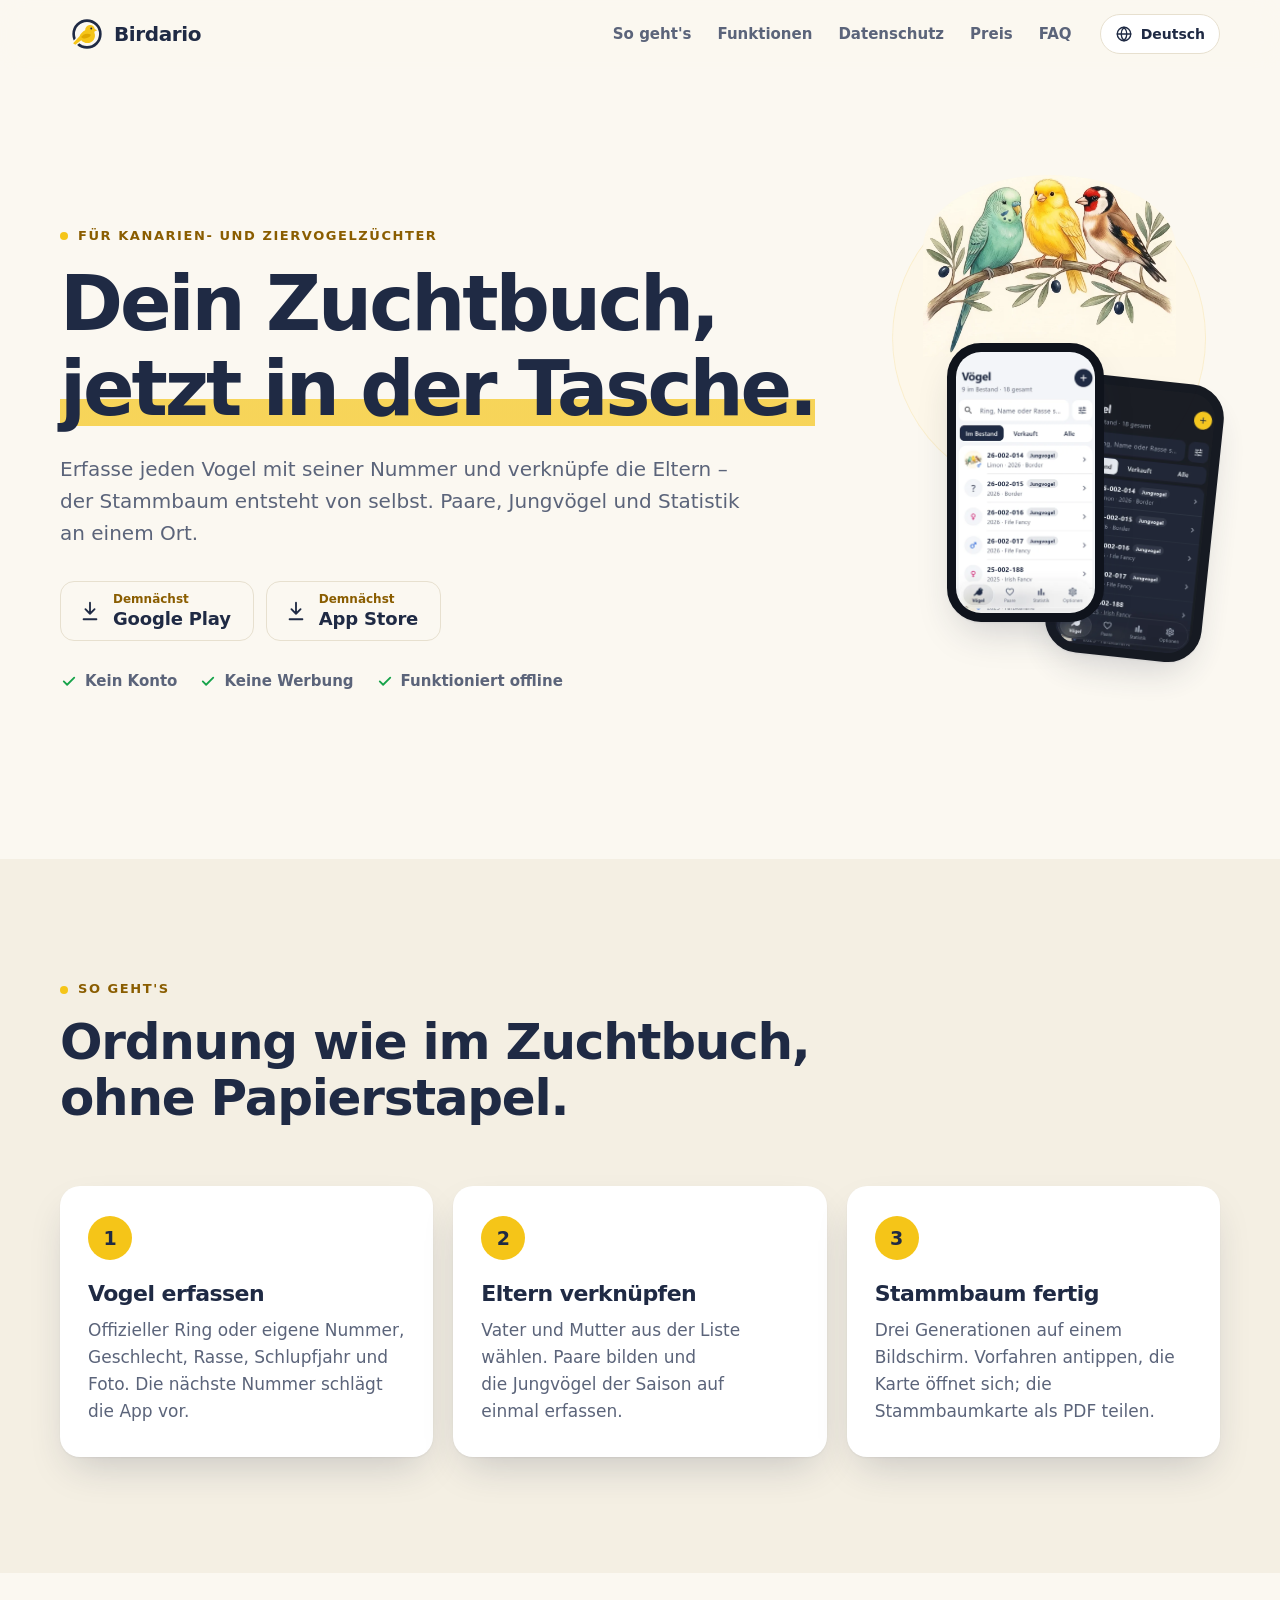
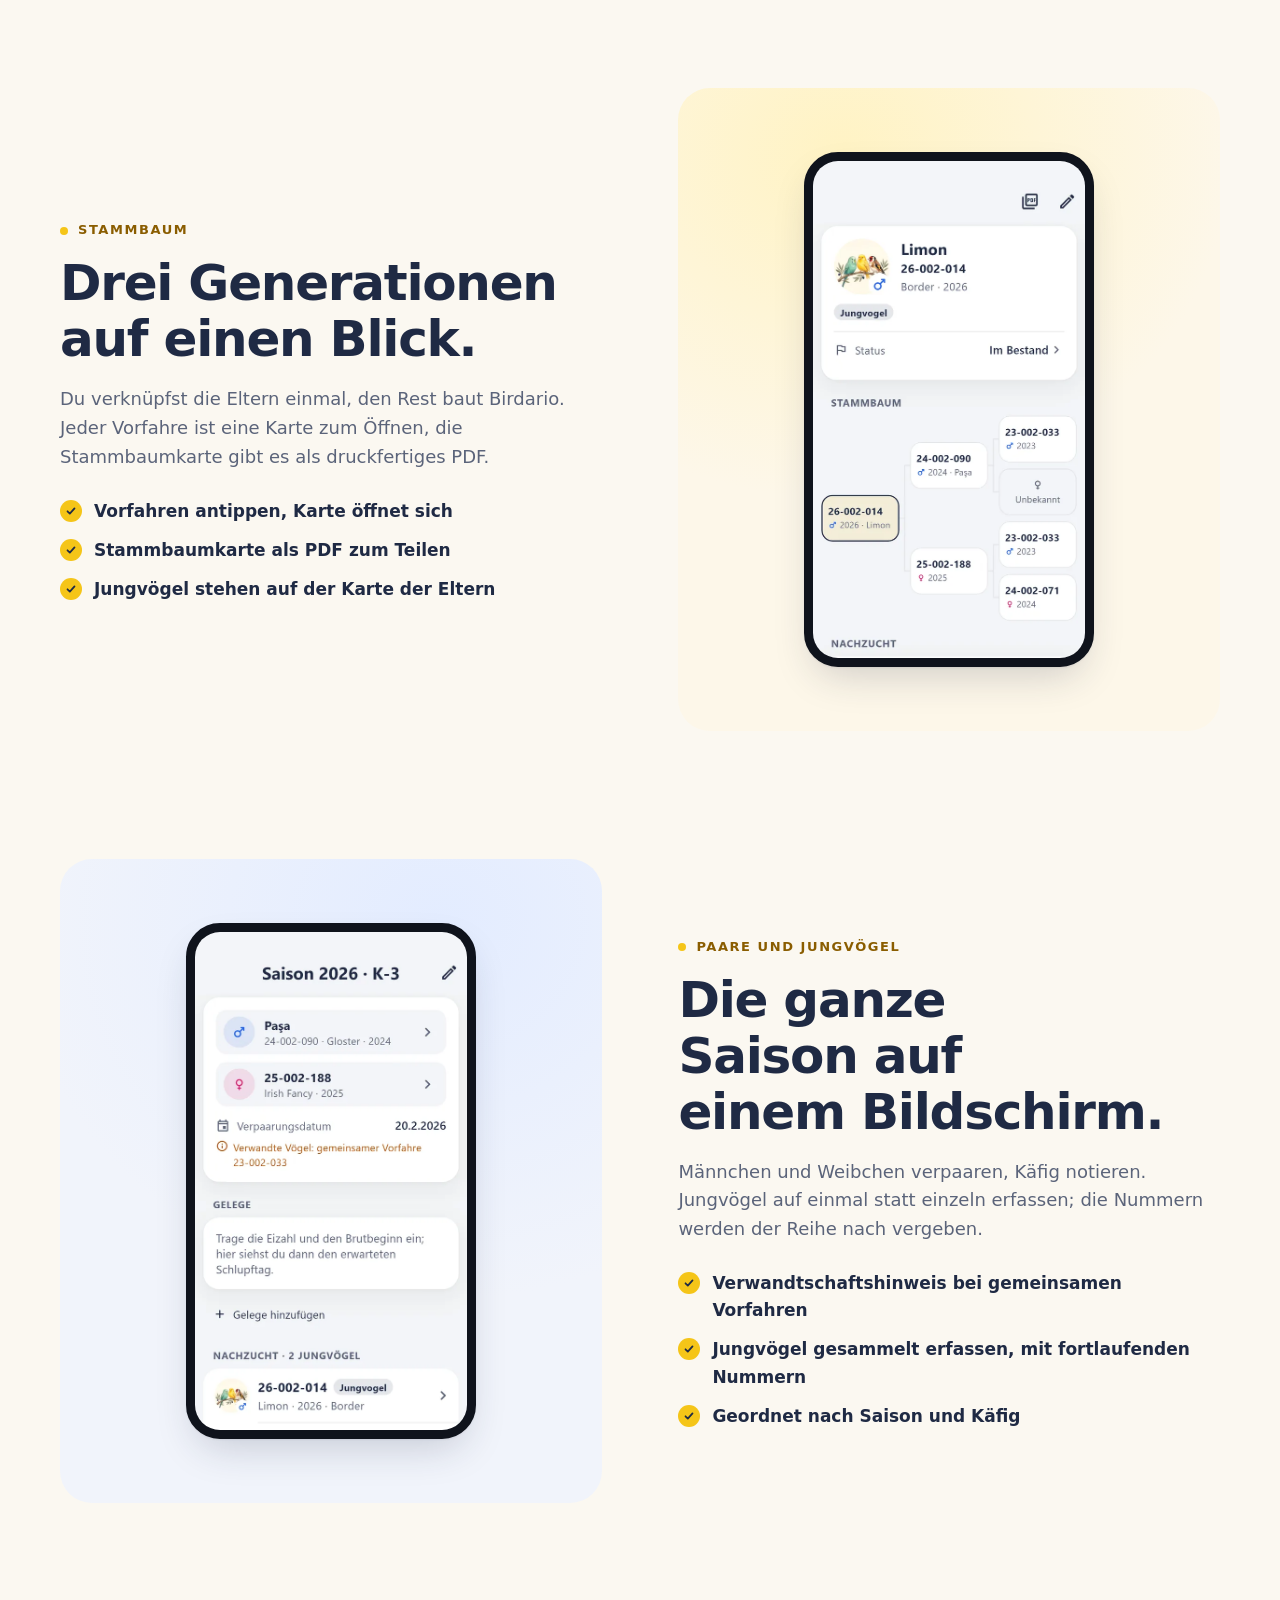
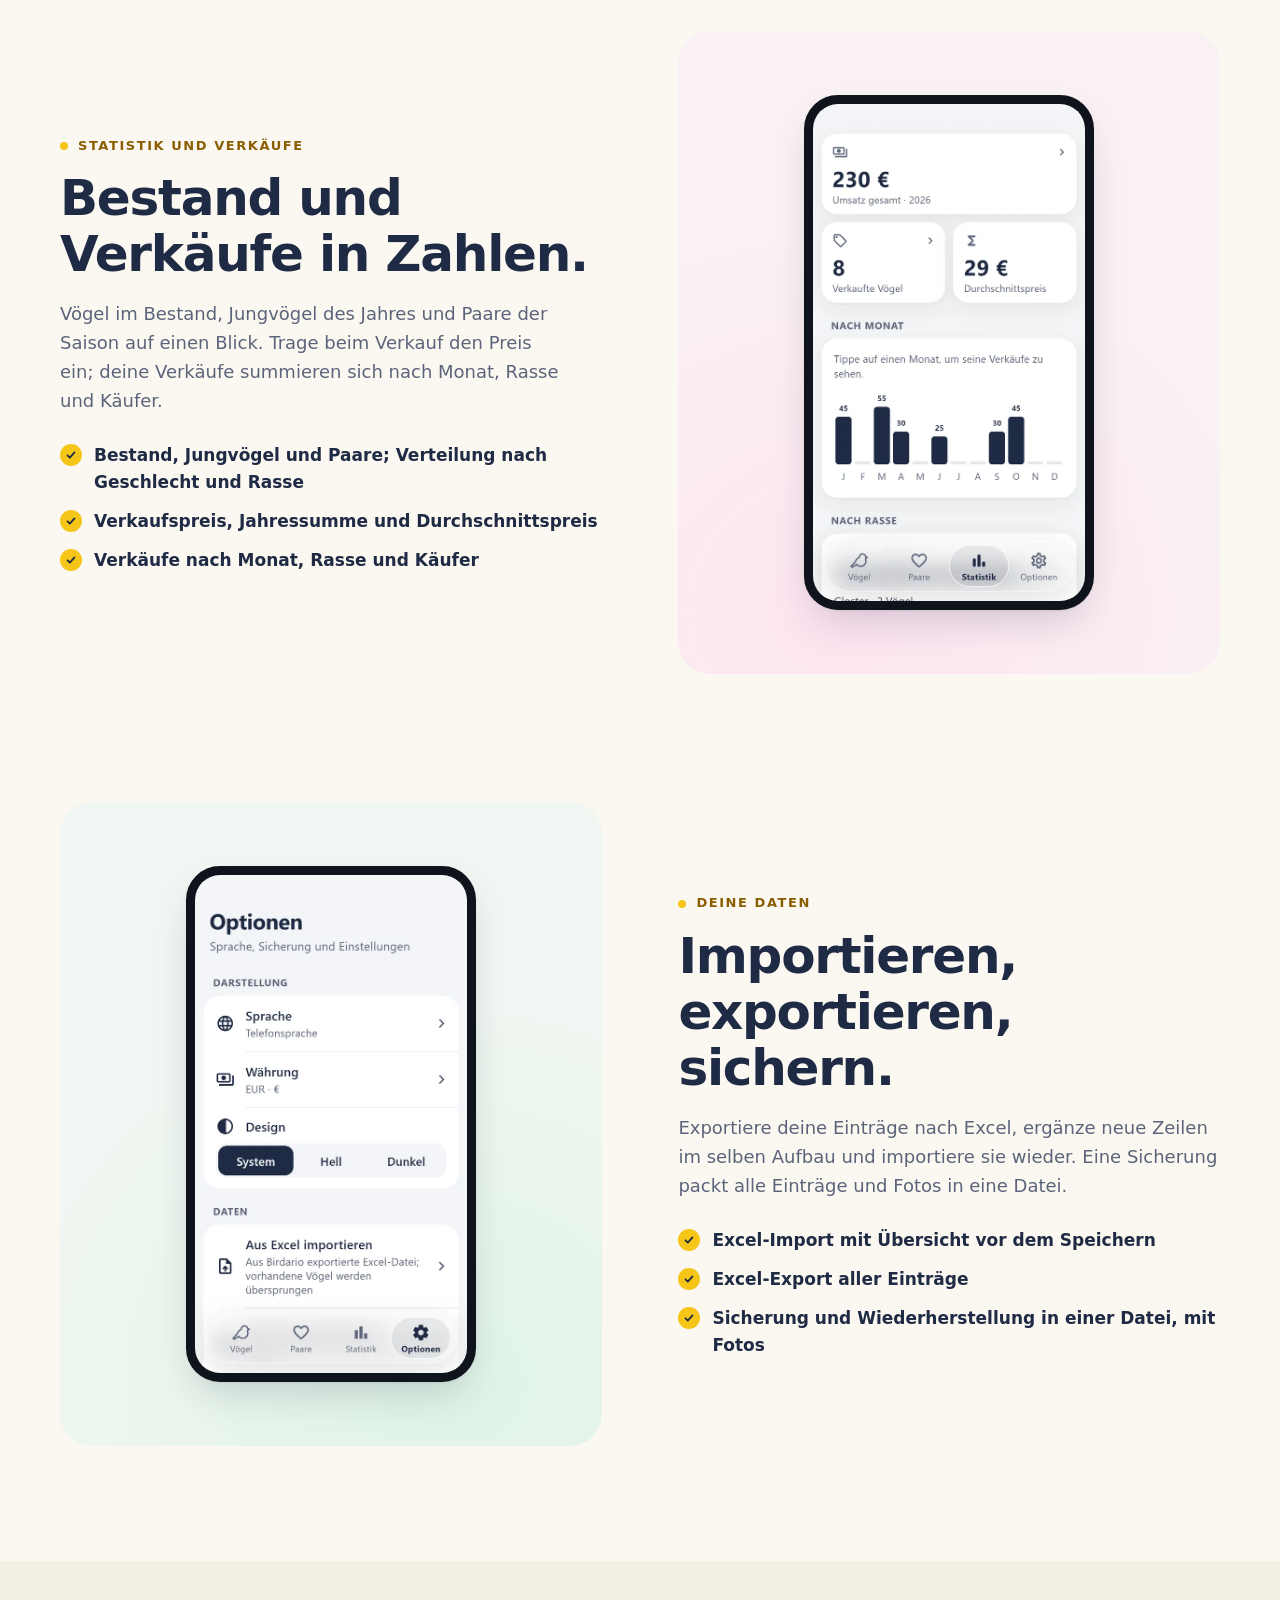
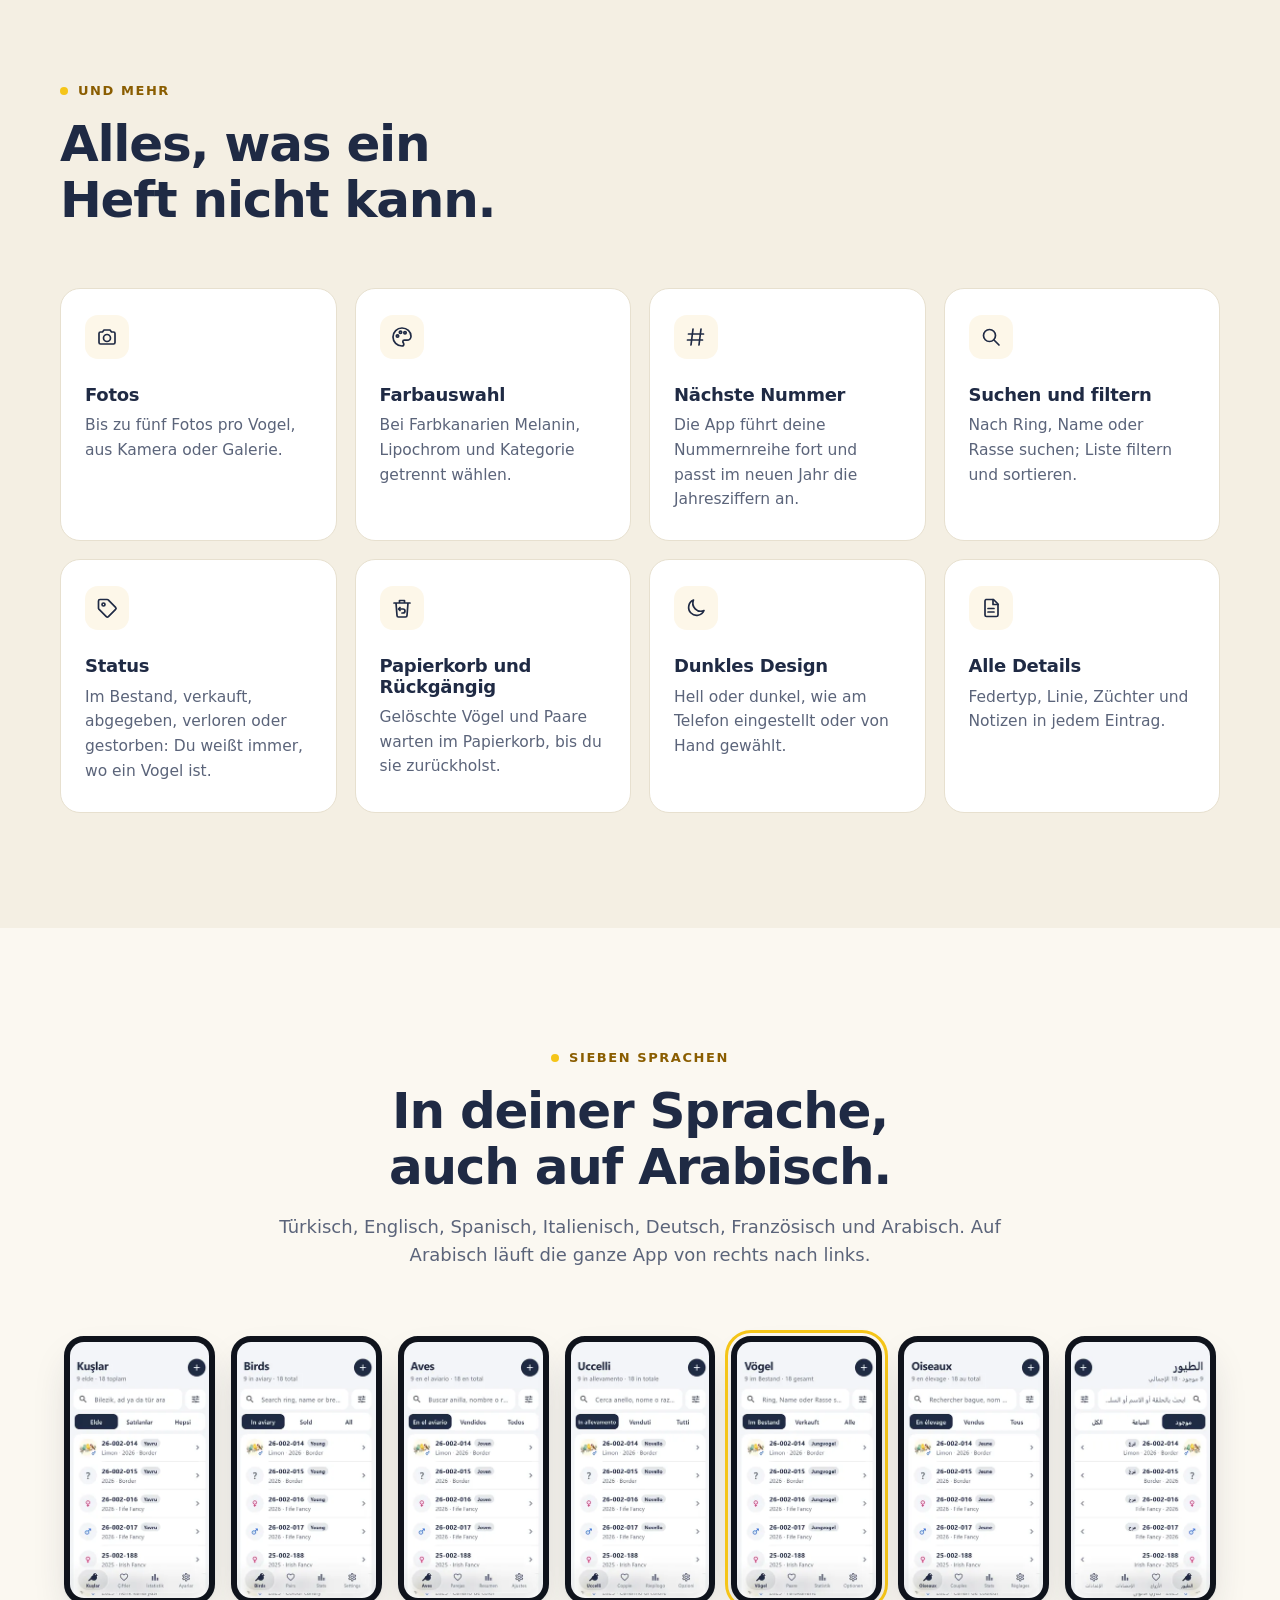
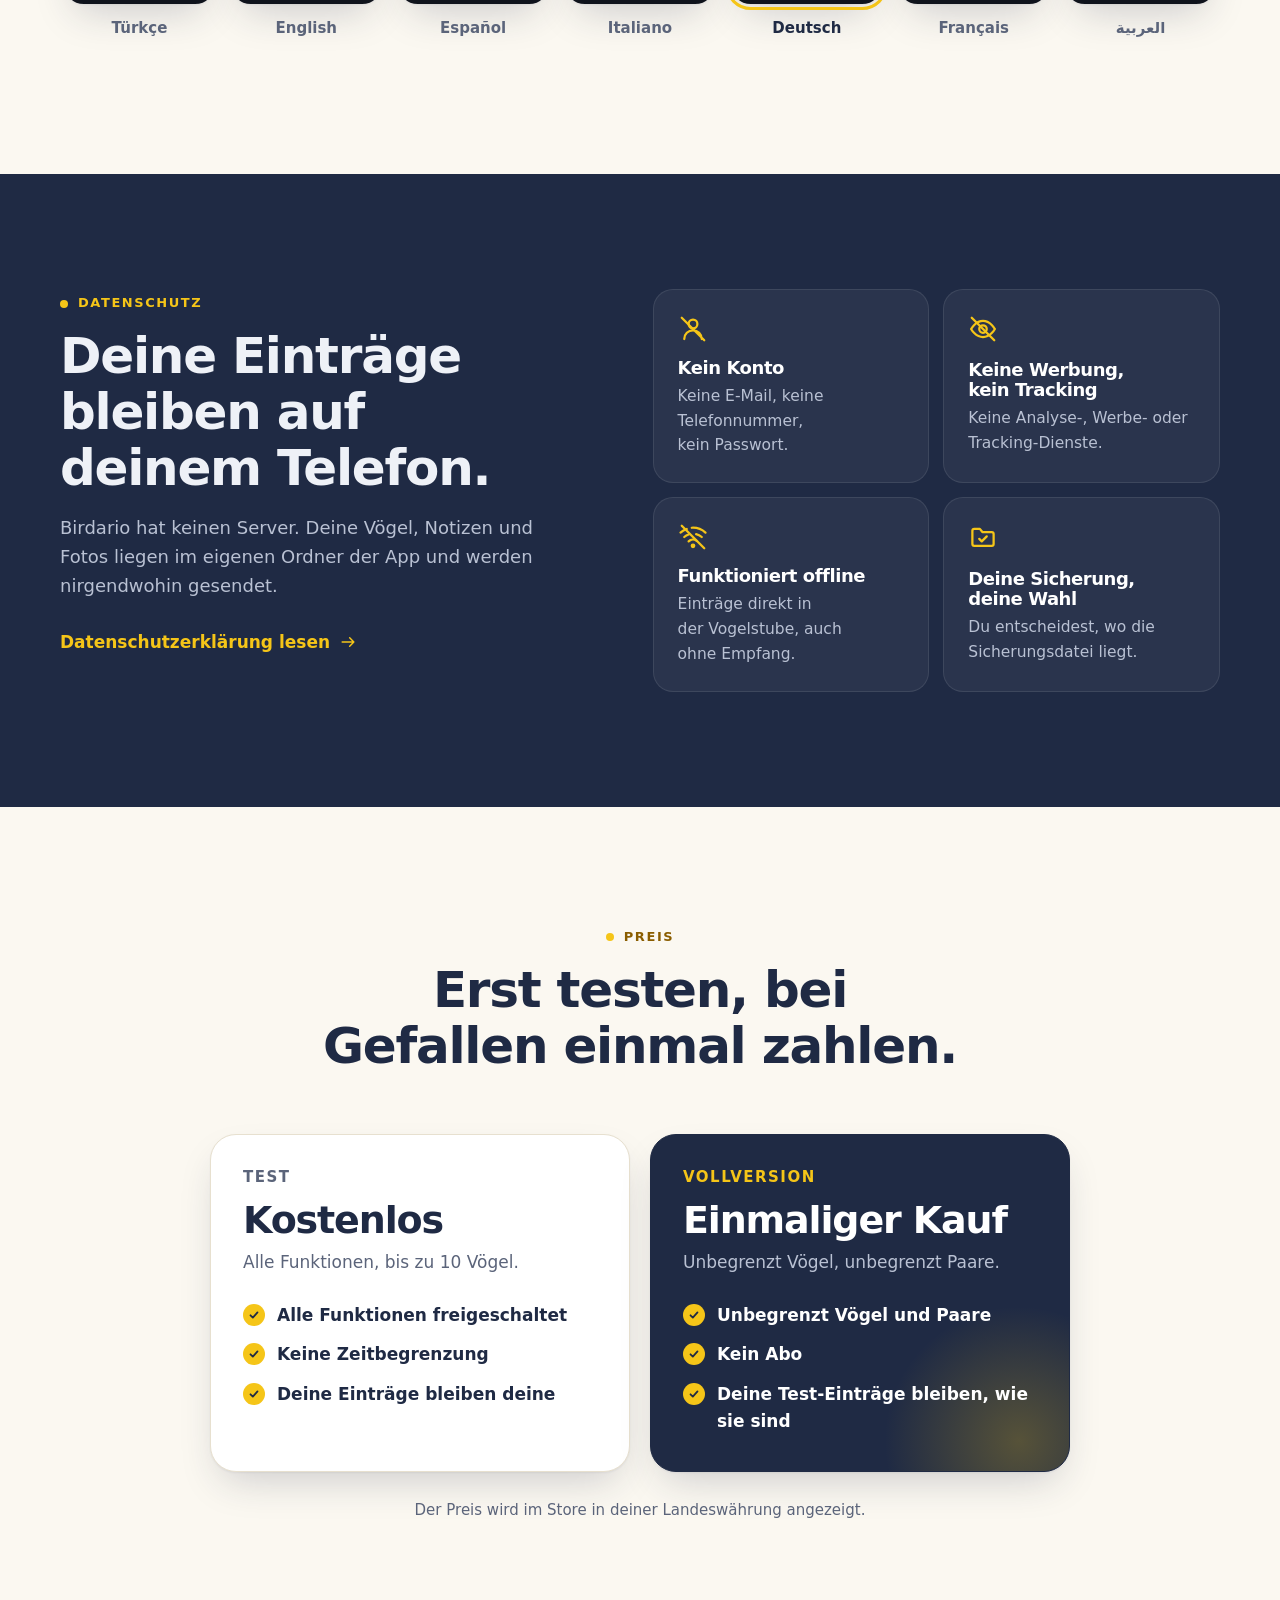
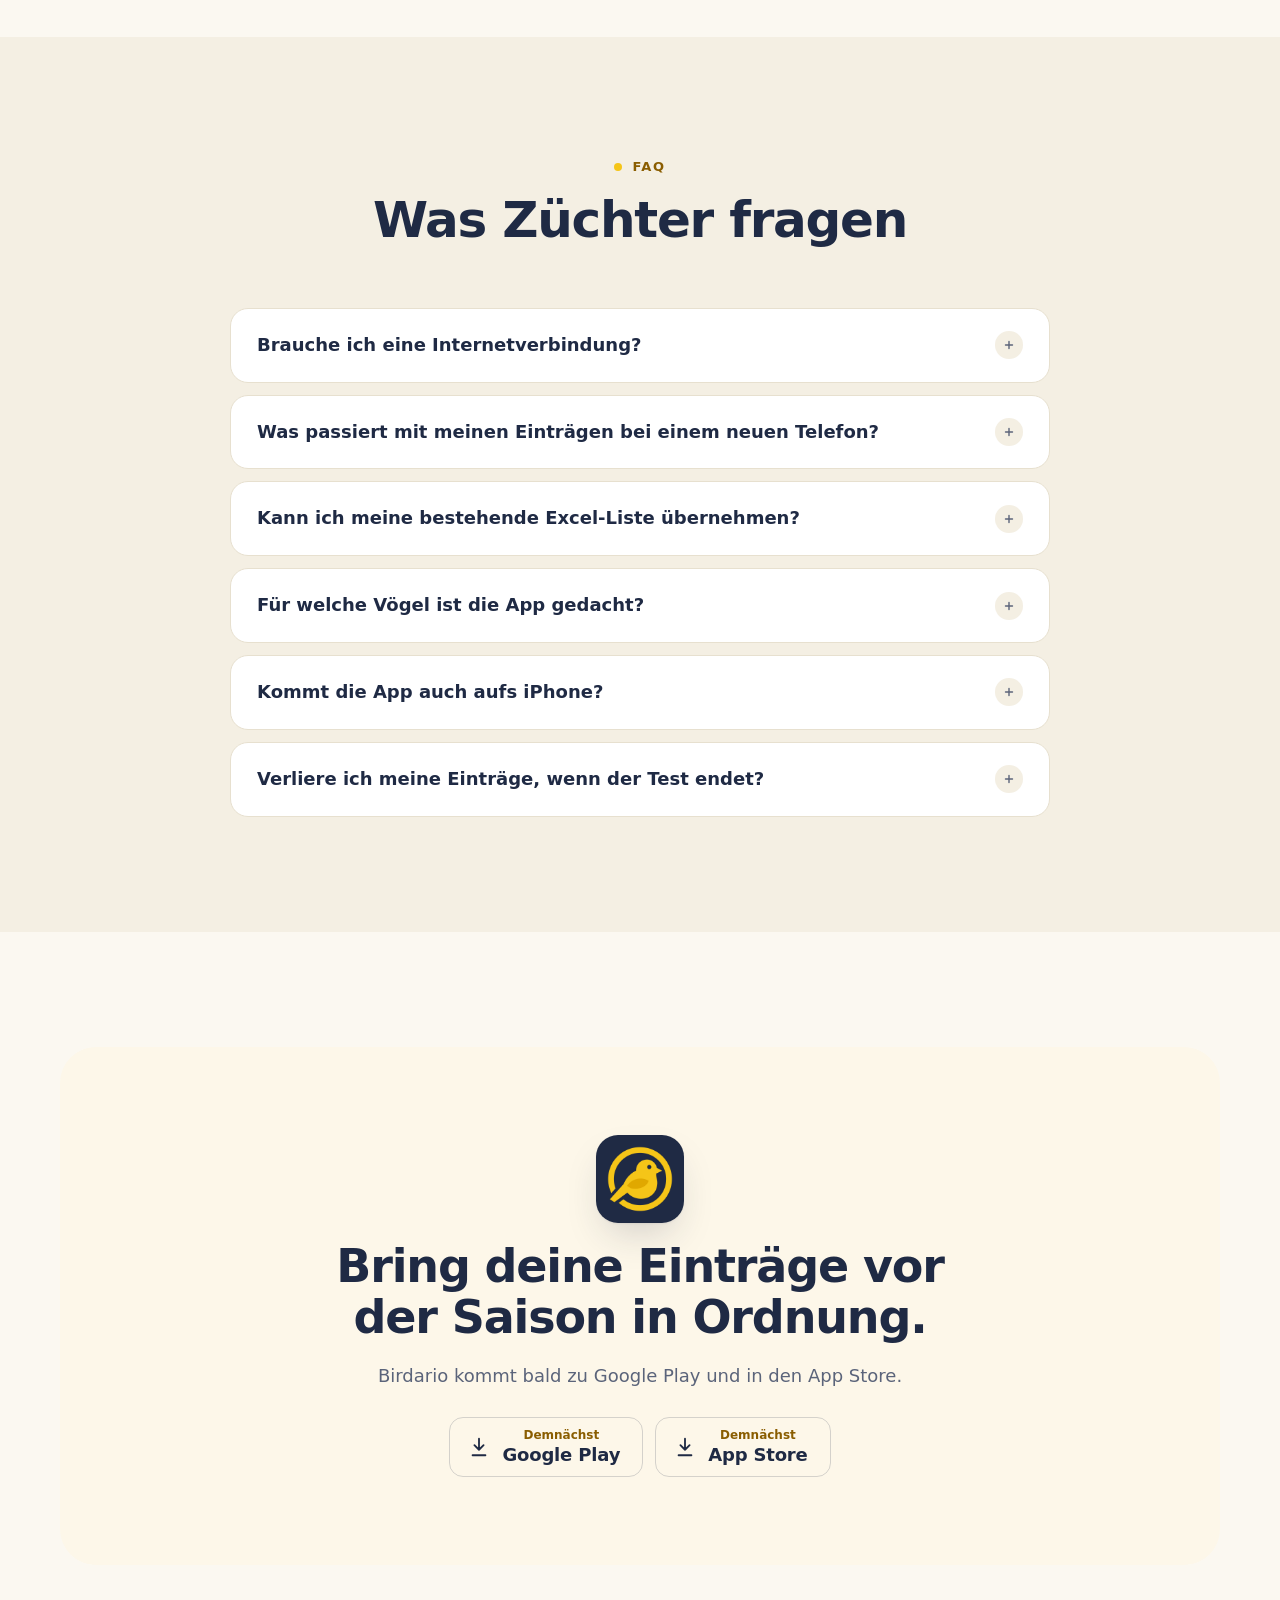
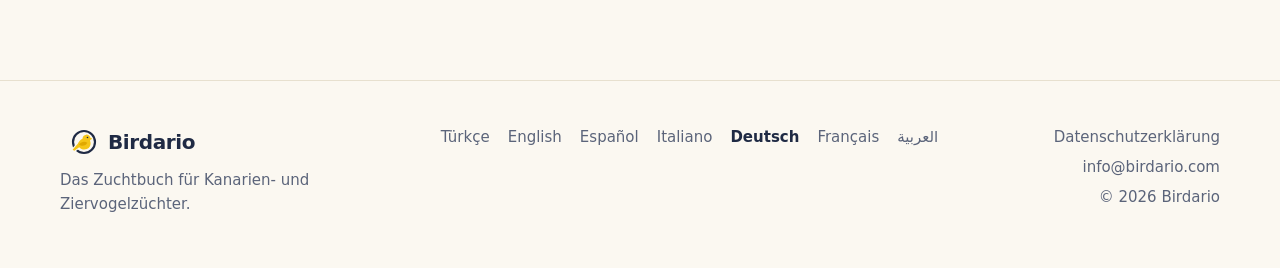
<file: de/index.html>
<!doctype html>
<html lang="de" dir="ltr">
<head>
<meta charset="utf-8">
<meta name="viewport" content="width=device-width, initial-scale=1">
<title>Birdario – Zuchtbuch für Kanarien und Ziervögel</title>
<meta name="description" content="Vogeleinträge, Paare, Jungvögel und ein Stammbaum über drei Generationen in einer App. Deine Einträge bleiben auf deinem Telefon: kein Konto, keine Werbung.">
<meta name="theme-color" content="#FBF8F1" media="(prefers-color-scheme: light)">
<meta name="theme-color" content="#11151F" media="(prefers-color-scheme: dark)">
<meta name="color-scheme" content="light dark">
<meta property="og:type" content="website">
<meta property="og:site_name" content="Birdario">
<meta property="og:title" content="Birdario – Zuchtbuch für Kanarien und Ziervögel">
<meta property="og:description" content="Vogeleinträge, Paare, Jungvögel und ein Stammbaum über drei Generationen in einer App. Deine Einträge bleiben auf deinem Telefon: kein Konto, keine Werbung.">
<meta name="twitter:card" content="summary_large_image">
<link rel="canonical" href="https://birdario.com/de/">
<link rel="alternate" hreflang="tr" href="https://birdario.com/tr/">
<link rel="alternate" hreflang="en" href="https://birdario.com/en/">
<link rel="alternate" hreflang="es" href="https://birdario.com/es/">
<link rel="alternate" hreflang="it" href="https://birdario.com/it/">
<link rel="alternate" hreflang="de" href="https://birdario.com/de/">
<link rel="alternate" hreflang="fr" href="https://birdario.com/fr/">
<link rel="alternate" hreflang="ar" href="https://birdario.com/ar/">
<link rel="alternate" hreflang="x-default" href="https://birdario.com/">
<meta property="og:url" content="https://birdario.com/de/">
<meta property="og:image" content="https://birdario.com/assets/img/og.png">
<link rel="icon" href="../assets/img/icon.svg" type="image/svg+xml">
<link rel="icon" href="../assets/img/icon-96.png" sizes="96x96" type="image/png">
<link rel="apple-touch-icon" href="../assets/img/apple-touch-icon.png">
<link rel="stylesheet" href="../assets/style.css">
<script>document.documentElement.classList.add('js')</script>
<script src="../assets/site.js" defer></script>
</head>
<body>
<a class="skip" href="#main">Zum Inhalt springen</a>

<header class="top">
  <div class="wrap top-in">
    <a class="brand" href="./" aria-label="Birdario">
      <picture><source srcset="../assets/img/mark-dark.svg" media="(prefers-color-scheme: dark)"><img class="brand-mark" src="../assets/img/mark.svg" width="34" height="34" alt=""></picture>
      <span>Birdario</span>
    </a>
    <nav class="nav" aria-label="Birdario">
      <a href="#how">So geht's</a>
      <a href="#features">Funktionen</a>
      <a href="#privacy">Datenschutz</a>
      <a href="#pricing">Preis</a>
      <a href="#faq">FAQ</a>
    </nav>
    <details class="lang">
      <summary aria-label="Sprache">
        <svg viewBox="0 0 24 24" aria-hidden="true"><circle cx="12" cy="12" r="9"/><path d="M3 12h18M12 3c2.5 2.6 3.8 5.6 3.8 9s-1.3 6.4-3.8 9c-2.5-2.6-3.8-5.6-3.8-9S9.5 5.6 12 3Z"/></svg>
        <span>Deutsch</span>
      </summary>
      <ul><li><a href="../tr/" hreflang="tr" lang="tr" data-lang="tr">Türkçe</a></li><li><a href="../en/" hreflang="en" lang="en" data-lang="en">English</a></li><li><a href="../es/" hreflang="es" lang="es" data-lang="es">Español</a></li><li><a href="../it/" hreflang="it" lang="it" data-lang="it">Italiano</a></li><li><a href="../de/" hreflang="de" lang="de" data-lang="de" aria-current="page">Deutsch</a></li><li><a href="../fr/" hreflang="fr" lang="fr" data-lang="fr">Français</a></li><li><a href="../ar/" hreflang="ar" lang="ar" data-lang="ar">العربية</a></li></ul>
    </details>
  </div>
</header>

<main id="main">

<section class="hero">
  <div class="wrap hero-in">
    <div class="hero-copy">
      <p class="eyebrow">Für Kanarien- und Ziervogelzüchter</p>
      <h1>Dein Zuchtbuch, <mark>jetzt in der Tasche.</mark></h1>
      <p class="lead">Erfasse jeden Vogel mit seiner Nummer und verknüpfe die Eltern – der Stammbaum entsteht von selbst. Paare, Jungvögel und Statistik an einem Ort.</p>
      <div class="stores"><span class="store is-soon" aria-disabled="true"><svg viewBox="0 0 24 24" aria-hidden="true"><path d="M12 3v12m0 0-5-5m5 5 5-5M5 21h14"/></svg><span><small>Demnächst</small>Google Play</span></span><span class="store is-soon" aria-disabled="true"><svg viewBox="0 0 24 24" aria-hidden="true"><path d="M12 3v12m0 0-5-5m5 5 5-5M5 21h14"/></svg><span><small>Demnächst</small>App Store</span></span></div>
      <ul class="trust">
        <li><svg viewBox="0 0 24 24" aria-hidden="true"><path d="m5 12.5 4.5 4.5L19 7.5"/></svg>Kein Konto</li>
        <li><svg viewBox="0 0 24 24" aria-hidden="true"><path d="m5 12.5 4.5 4.5L19 7.5"/></svg>Keine Werbung</li>
        <li><svg viewBox="0 0 24 24" aria-hidden="true"><path d="m5 12.5 4.5 4.5L19 7.5"/></svg>Funktioniert offline</li>
      </ul>
    </div>
    <div class="hero-art">
      <div class="sun" aria-hidden="true"></div>
      <img class="birds" src="../assets/img/birds.webp" width="900" height="650" alt="Wellensittich, Kanarienvogel und Stieglitz auf einem Zweig">
      <figure class="phone phone-back"><img src="../assets/img/screens/de/05-koyu.webp" width="600" height="1067" alt="Vogelliste im dunklen Design"></figure>
      <figure class="phone phone-front"><img src="../assets/img/screens/de/01-kuslar.webp" width="600" height="1067" alt="Birdario-Vogelliste"></figure>
    </div>
  </div>
</section>

<section class="how" id="how">
  <div class="wrap">
    <header class="head reveal">
      <p class="eyebrow">So geht's</p>
      <h2>Ordnung wie im Zuchtbuch, ohne Papierstapel.</h2>
    </header>
    <ol class="steps">
      <li class="reveal"><span class="step-n">1</span><h3>Vogel erfassen</h3><p>Offizieller Ring oder eigene Nummer, Geschlecht, Rasse, Schlupfjahr und Foto. Die nächste Nummer schlägt die App vor.</p></li>
      <li class="reveal"><span class="step-n">2</span><h3>Eltern verknüpfen</h3><p>Vater und Mutter aus der Liste wählen. Paare bilden und die Jungvögel der Saison auf einmal erfassen.</p></li>
      <li class="reveal"><span class="step-n">3</span><h3>Stammbaum fertig</h3><p>Drei Generationen auf einem Bildschirm. Vorfahren antippen, die Karte öffnet sich; die Stammbaumkarte als PDF teilen.</p></li>
    </ol>
  </div>
</section>

<section class="spots" id="features">
  <div class="wrap">
    <article class="spot reveal">
      <div class="spot-copy">
        <p class="eyebrow">Stammbaum</p>
        <h2>Drei Generationen auf einen Blick.</h2>
        <p>Du verknüpfst die Eltern einmal, den Rest baut Birdario. Jeder Vorfahre ist eine Karte zum Öffnen, die Stammbaumkarte gibt es als druckfertiges PDF.</p>
        <ul class="ticks"><li>Vorfahren antippen, Karte öffnet sich</li><li>Stammbaumkarte als PDF zum Teilen</li><li>Jungvögel stehen auf der Karte der Eltern</li></ul>
      </div>
      <div class="spot-art tone-a"><figure class="phone"><img src="../assets/img/screens/de/02-soy-agaci.webp" width="600" height="1067" loading="lazy" alt="Stammbaum über drei Generationen"></figure></div>
    </article>
    <article class="spot reveal">
      <div class="spot-copy">
        <p class="eyebrow">Paare und Jungvögel</p>
        <h2>Die ganze Saison auf einem Bildschirm.</h2>
        <p>Männchen und Weibchen verpaaren, Käfig notieren. Jungvögel auf einmal statt einzeln erfassen; die Nummern werden der Reihe nach vergeben.</p>
        <ul class="ticks"><li>Verwandtschaftshinweis bei gemeinsamen Vorfahren</li><li>Jungvögel gesammelt erfassen, mit fortlaufenden Nummern</li><li>Geordnet nach Saison und Käfig</li></ul>
      </div>
      <div class="spot-art tone-b"><figure class="phone"><img src="../assets/img/screens/de/03-cift.webp" width="600" height="1067" loading="lazy" alt="Paarkarte mit Verwandtschaftshinweis und Jungvögeln"></figure></div>
    </article>
    <article class="spot reveal">
      <div class="spot-copy">
        <p class="eyebrow">Statistik und Verkäufe</p>
        <h2>Bestand und Verkäufe in Zahlen.</h2>
        <p>Vögel im Bestand, Jungvögel des Jahres und Paare der Saison auf einen Blick. Trage beim Verkauf den Preis ein; deine Verkäufe summieren sich nach Monat, Rasse und Käufer.</p>
        <ul class="ticks"><li>Bestand, Jungvögel und Paare; Verteilung nach Geschlecht und Rasse</li><li>Verkaufspreis, Jahressumme und Durchschnittspreis</li><li>Verkäufe nach Monat, Rasse und Käufer</li></ul>
      </div>
      <div class="spot-art tone-c"><figure class="phone"><img src="../assets/img/screens/de/07-satislar.webp" width="600" height="1067" loading="lazy" alt="Verkaufsübersicht"></figure></div>
    </article>
    <article class="spot reveal">
      <div class="spot-copy">
        <p class="eyebrow">Deine Daten</p>
        <h2>Importieren, exportieren, sichern.</h2>
        <p>Exportiere deine Einträge nach Excel, ergänze neue Zeilen im selben Aufbau und importiere sie wieder. Eine Sicherung packt alle Einträge und Fotos in eine Datei.</p>
        <ul class="ticks"><li>Excel-Import mit Übersicht vor dem Speichern</li><li>Excel-Export aller Einträge</li><li>Sicherung und Wiederherstellung in einer Datei, mit Fotos</li></ul>
      </div>
      <div class="spot-art tone-d"><figure class="phone"><img src="../assets/img/screens/de/06-ayarlar.webp" width="600" height="1067" loading="lazy" alt="Sicherung, Excel und Sprache in den Optionen"></figure></div>
    </article>
  </div>
</section>

<section class="more">
  <div class="wrap">
    <header class="head reveal">
      <p class="eyebrow">Und mehr</p>
      <h2>Alles, was ein Heft nicht kann.</h2>
    </header>
    <ul class="grid">
      <li class="reveal"><svg viewBox="0 0 24 24" aria-hidden="true"><path d="M4 8.5A1.5 1.5 0 0 1 5.5 7h2l1.5-2h6l1.5 2h2A1.5 1.5 0 0 1 20 8.5v9a1.5 1.5 0 0 1-1.5 1.5h-13A1.5 1.5 0 0 1 4 17.5Z"/><circle cx="12" cy="13" r="3.5"/></svg><h3>Fotos</h3><p>Bis zu fünf Fotos pro Vogel, aus Kamera oder Galerie.</p></li>
      <li class="reveal"><svg viewBox="0 0 24 24" aria-hidden="true"><path d="M12 3a9 9 0 1 0 0 18c1.2 0 1.8-.8 1.8-1.7 0-1.3-1-1.6-1-2.6 0-.9.7-1.5 1.6-1.5H17a4 4 0 0 0 4-4c0-4.5-4-8.2-9-8.2Z"/><circle cx="7.5" cy="11" r="1.2"/><circle cx="10.5" cy="7.3" r="1.2"/><circle cx="15" cy="7.8" r="1.2"/></svg><h3>Farbauswahl</h3><p>Bei Farbkanarien Melanin, Lipochrom und Kategorie getrennt wählen.</p></li>
      <li class="reveal"><svg viewBox="0 0 24 24" aria-hidden="true"><path d="M9 4 7 20M17 4l-2 16M4.5 9h15M3.5 15h15"/></svg><h3>Nächste Nummer</h3><p>Die App führt deine Nummernreihe fort und passt im neuen Jahr die Jahresziffern an.</p></li>
      <li class="reveal"><svg viewBox="0 0 24 24" aria-hidden="true"><circle cx="10.5" cy="10.5" r="6"/><path d="m15 15 5 5"/></svg><h3>Suchen und filtern</h3><p>Nach Ring, Name oder Rasse suchen; Liste filtern und sortieren.</p></li>
      <li class="reveal"><svg viewBox="0 0 24 24" aria-hidden="true"><path d="M3.5 12.2V5a1.5 1.5 0 0 1 1.5-1.5h7.2a1.5 1.5 0 0 1 1 .4l7.4 7.4a1.5 1.5 0 0 1 0 2.1l-7.2 7.2a1.5 1.5 0 0 1-2.1 0l-7.4-7.4a1.5 1.5 0 0 1-.4-1Z"/><circle cx="8.5" cy="8.5" r="1.5"/></svg><h3>Status</h3><p>Im Bestand, verkauft, abgegeben, verloren oder gestorben: Du weißt immer, wo ein Vogel ist.</p></li>
      <li class="reveal"><svg viewBox="0 0 24 24" aria-hidden="true"><path d="M4 7h16M9.5 7V4.5h5V7M6 7l1 12.5A1.5 1.5 0 0 0 8.5 21h7a1.5 1.5 0 0 0 1.5-1.5L18 7"/><path d="M10 11.5l-1.5 1.5L10 14.5M8.5 13h4.5a2 2 0 0 1 0 4h-1"/></svg><h3>Papierkorb und Rückgängig</h3><p>Gelöschte Vögel und Paare warten im Papierkorb, bis du sie zurückholst.</p></li>
      <li class="reveal"><svg viewBox="0 0 24 24" aria-hidden="true"><path d="M20 14.5A8 8 0 0 1 9.5 4a8 8 0 1 0 10.5 10.5Z"/></svg><h3>Dunkles Design</h3><p>Hell oder dunkel, wie am Telefon eingestellt oder von Hand gewählt.</p></li>
      <li class="reveal"><svg viewBox="0 0 24 24" aria-hidden="true"><path d="M7 3.5h7.5L19 8v11a1.5 1.5 0 0 1-1.5 1.5h-10A1.5 1.5 0 0 1 6 19V5a1.5 1.5 0 0 1 1-1.5Z"/><path d="M14 3.5V8.5h5M9 12.5h6M9 16h6"/></svg><h3>Alle Details</h3><p>Federtyp, Linie, Züchter und Notizen in jedem Eintrag.</p></li>
    </ul>
  </div>
</section>

<section class="langs">
  <div class="wrap">
    <header class="head reveal">
      <p class="eyebrow">Sieben Sprachen</p>
      <h2>In deiner Sprache, auch auf Arabisch.</h2>
      <p>Türkisch, Englisch, Spanisch, Italienisch, Deutsch, Französisch und Arabisch. Auf Arabisch läuft die ganze App von rechts nach links.</p>
    </header>
    <div class="strip reveal"><a class="mini" href="../tr/" hreflang="tr" data-lang="tr"><span class="mini-phone"><img src="../assets/img/screens/tr/01-kuslar-k.webp" width="300" height="533" loading="lazy" alt="Vogelliste – Türkçe"></span><span class="mini-name" lang="tr">Türkçe</span></a><a class="mini" href="../en/" hreflang="en" data-lang="en"><span class="mini-phone"><img src="../assets/img/screens/en/01-kuslar-k.webp" width="300" height="533" loading="lazy" alt="Vogelliste – English"></span><span class="mini-name" lang="en">English</span></a><a class="mini" href="../es/" hreflang="es" data-lang="es"><span class="mini-phone"><img src="../assets/img/screens/es/01-kuslar-k.webp" width="300" height="533" loading="lazy" alt="Vogelliste – Español"></span><span class="mini-name" lang="es">Español</span></a><a class="mini" href="../it/" hreflang="it" data-lang="it"><span class="mini-phone"><img src="../assets/img/screens/it/01-kuslar-k.webp" width="300" height="533" loading="lazy" alt="Vogelliste – Italiano"></span><span class="mini-name" lang="it">Italiano</span></a><a class="mini is-current" href="../de/" hreflang="de" data-lang="de"><span class="mini-phone"><img src="../assets/img/screens/de/01-kuslar-k.webp" width="300" height="533" loading="lazy" alt="Vogelliste – Deutsch"></span><span class="mini-name" lang="de">Deutsch</span></a><a class="mini" href="../fr/" hreflang="fr" data-lang="fr"><span class="mini-phone"><img src="../assets/img/screens/fr/01-kuslar-k.webp" width="300" height="533" loading="lazy" alt="Vogelliste – Français"></span><span class="mini-name" lang="fr">Français</span></a><a class="mini" href="../ar/" hreflang="ar" data-lang="ar"><span class="mini-phone"><img src="../assets/img/screens/ar/01-kuslar-k.webp" width="300" height="533" loading="lazy" alt="Vogelliste – العربية"></span><span class="mini-name" lang="ar">العربية</span></a></div>
  </div>
</section>

<section class="privacy" id="privacy">
  <div class="wrap privacy-in">
    <div class="privacy-copy reveal">
      <p class="eyebrow">Datenschutz</p>
      <h2>Deine Einträge bleiben auf deinem Telefon.</h2>
      <p>Birdario hat keinen Server. Deine Vögel, Notizen und Fotos liegen im eigenen Ordner der App und werden nirgendwohin gesendet.</p>
      <a class="arrow-link" href="../privacy/">Datenschutzerklärung lesen<svg viewBox="0 0 24 24" aria-hidden="true"><path d="M5 12h14m-5-5 5 5-5 5"/></svg></a>
    </div>
    <ul class="privacy-list">
      <li class="reveal"><svg viewBox="0 0 24 24" aria-hidden="true"><circle cx="12" cy="8" r="3.5"/><path d="M5 20a7 7 0 0 1 14 0M3 3l18 18"/></svg><div><h3>Kein Konto</h3><p>Keine E-Mail, keine Telefonnummer, kein Passwort.</p></div></li>
      <li class="reveal"><svg viewBox="0 0 24 24" aria-hidden="true"><path d="M2.5 12S6 5.5 12 5.5 21.5 12 21.5 12 18 18.5 12 18.5 2.5 12 2.5 12Z"/><circle cx="12" cy="12" r="3"/><path d="M3 3l18 18"/></svg><div><h3>Keine Werbung, kein Tracking</h3><p>Keine Analyse-, Werbe- oder Tracking-Dienste.</p></div></li>
      <li class="reveal"><svg viewBox="0 0 24 24" aria-hidden="true"><path d="M2 8.5a15 15 0 0 1 5-2.9M22 8.5A15 15 0 0 0 11 4.6M5 12a10 10 0 0 1 3.5-2M19 12a10 10 0 0 0-4.5-2.3M8.5 15.5a5 5 0 0 1 6.5-.4"/><circle cx="12" cy="19" r="1"/><path d="M3 3l18 18"/></svg><div><h3>Funktioniert offline</h3><p>Einträge direkt in der Vogelstube, auch ohne Empfang.</p></div></li>
      <li class="reveal"><svg viewBox="0 0 24 24" aria-hidden="true"><path d="M3.5 7A1.5 1.5 0 0 1 5 5.5h4.5l2 2.5H19A1.5 1.5 0 0 1 20.5 9.5v8A1.5 1.5 0 0 1 19 19H5a1.5 1.5 0 0 1-1.5-1.5Z"/><path d="m9 13.5 2 2 4-4"/></svg><div><h3>Deine Sicherung, deine Wahl</h3><p>Du entscheidest, wo die Sicherungsdatei liegt.</p></div></li>
    </ul>
  </div>
</section>

<section class="pricing" id="pricing">
  <div class="wrap">
    <header class="head reveal">
      <p class="eyebrow">Preis</p>
      <h2>Erst testen, bei Gefallen einmal zahlen.</h2>
    </header>
    <div class="plans">
      <article class="plan reveal">
        <h3>Test</h3>
        <p class="plan-price">Kostenlos</p>
        <p class="plan-desc">Alle Funktionen, bis zu 10 Vögel.</p>
        <ul class="ticks"><li>Alle Funktionen freigeschaltet</li><li>Keine Zeitbegrenzung</li><li>Deine Einträge bleiben deine</li></ul>
      </article>
      <article class="plan plan-full reveal">
        <h3>Vollversion</h3>
        <p class="plan-price">Einmaliger Kauf</p>
        <p class="plan-desc">Unbegrenzt Vögel, unbegrenzt Paare.</p>
        <ul class="ticks"><li>Unbegrenzt Vögel und Paare</li><li>Kein Abo</li><li>Deine Test-Einträge bleiben, wie sie sind</li></ul>
      </article>
    </div>
    <p class="note reveal">Der Preis wird im Store in deiner Landeswährung angezeigt.</p>
  </div>
</section>

<section class="faq" id="faq">
  <div class="wrap faq-in">
    <header class="head reveal">
      <p class="eyebrow">FAQ</p>
      <h2>Was Züchter fragen</h2>
    </header>
    <div class="qa">
      <details class="reveal"><summary>Brauche ich eine Internetverbindung?</summary><p>Nein. Birdario braucht zum Arbeiten kein Internet; deine Einträge liegen auf deinem Telefon. Nur der Kauf der Vollversion braucht eine Verbindung zum Store.</p></details>
      <details class="reveal"><summary>Was passiert mit meinen Einträgen bei einem neuen Telefon?</summary><p>Erstelle unter Optionen eine Sicherung: Alle Einträge und Fotos landen in einer Datei. Kopiere sie aufs neue Telefon und stelle sie wieder her.</p></details>
      <details class="reveal"><summary>Kann ich meine bestehende Excel-Liste übernehmen?</summary><p>Ja, im Excel-Aufbau von Birdario. Exportiere zuerst deine Einträge nach Excel, trage deine Liste unter denselben Überschriften ein, ohne die erste Zeile zu ändern, und importiere sie. Birdario zeigt vor dem Speichern, was hinzukommt, und überspringt bereits erfasste Vögel.</p></details>
      <details class="reveal"><summary>Für welche Vögel ist die App gedacht?</summary><p>Kanarienrassen wie Farbkanarie, Border, Gloster, Fife Fancy, Yorkshire, Timbrado und Roller sind schon in der Liste. Für jeden anderen Ziervogel tippst du einfach den Rassenamen ein.</p></details>
      <details class="reveal"><summary>Kommt die App auch aufs iPhone?</summary><p>Birdario wird für Android und iPhone vorbereitet und erscheint in beiden Stores.</p></details>
      <details class="reveal"><summary>Verliere ich meine Einträge, wenn der Test endet?</summary><p>Nein. Am Testlimit kannst du keine neuen Vögel anlegen, deine Einträge bleiben aber erhalten. Mit der Vollversion machst du dort weiter, wo du aufgehört hast.</p></details>
    </div>
  </div>
</section>

<section class="cta">
  <div class="wrap cta-in reveal">
    <img class="cta-icon" src="../assets/img/icon-512.png" width="512" height="512" loading="lazy" alt="">
    <h2>Bring deine Einträge vor der Saison in Ordnung.</h2>
    <p>Birdario kommt bald zu Google Play und in den App Store.</p>
    <div class="stores"><span class="store is-soon" aria-disabled="true"><svg viewBox="0 0 24 24" aria-hidden="true"><path d="M12 3v12m0 0-5-5m5 5 5-5M5 21h14"/></svg><span><small>Demnächst</small>Google Play</span></span><span class="store is-soon" aria-disabled="true"><svg viewBox="0 0 24 24" aria-hidden="true"><path d="M12 3v12m0 0-5-5m5 5 5-5M5 21h14"/></svg><span><small>Demnächst</small>App Store</span></span></div>
  </div>
</section>

</main>

<footer class="foot">
  <div class="wrap foot-in">
    <div class="foot-brand">
      <a class="brand" href="./"><picture><source srcset="../assets/img/mark-dark.svg" media="(prefers-color-scheme: dark)"><img class="brand-mark" src="../assets/img/mark.svg" width="28" height="28" alt=""></picture><span>Birdario</span></a>
      <p>Das Zuchtbuch für Kanarien- und Ziervogelzüchter.</p>
    </div>
    <ul class="foot-langs" aria-label="Sprache"><li><a href="../tr/" hreflang="tr" lang="tr" data-lang="tr">Türkçe</a></li><li><a href="../en/" hreflang="en" lang="en" data-lang="en">English</a></li><li><a href="../es/" hreflang="es" lang="es" data-lang="es">Español</a></li><li><a href="../it/" hreflang="it" lang="it" data-lang="it">Italiano</a></li><li><a href="../de/" hreflang="de" lang="de" data-lang="de" aria-current="page">Deutsch</a></li><li><a href="../fr/" hreflang="fr" lang="fr" data-lang="fr">Français</a></li><li><a href="../ar/" hreflang="ar" lang="ar" data-lang="ar">العربية</a></li></ul>
    <div class="foot-meta">
      <a href="../privacy/">Datenschutzerklärung</a>
      <a href="mailto:info@birdario.com">info@birdario.com</a>
      <span>© 2026 Birdario</span>
    </div>
  </div>
</footer>
</body>
</html>
</file>
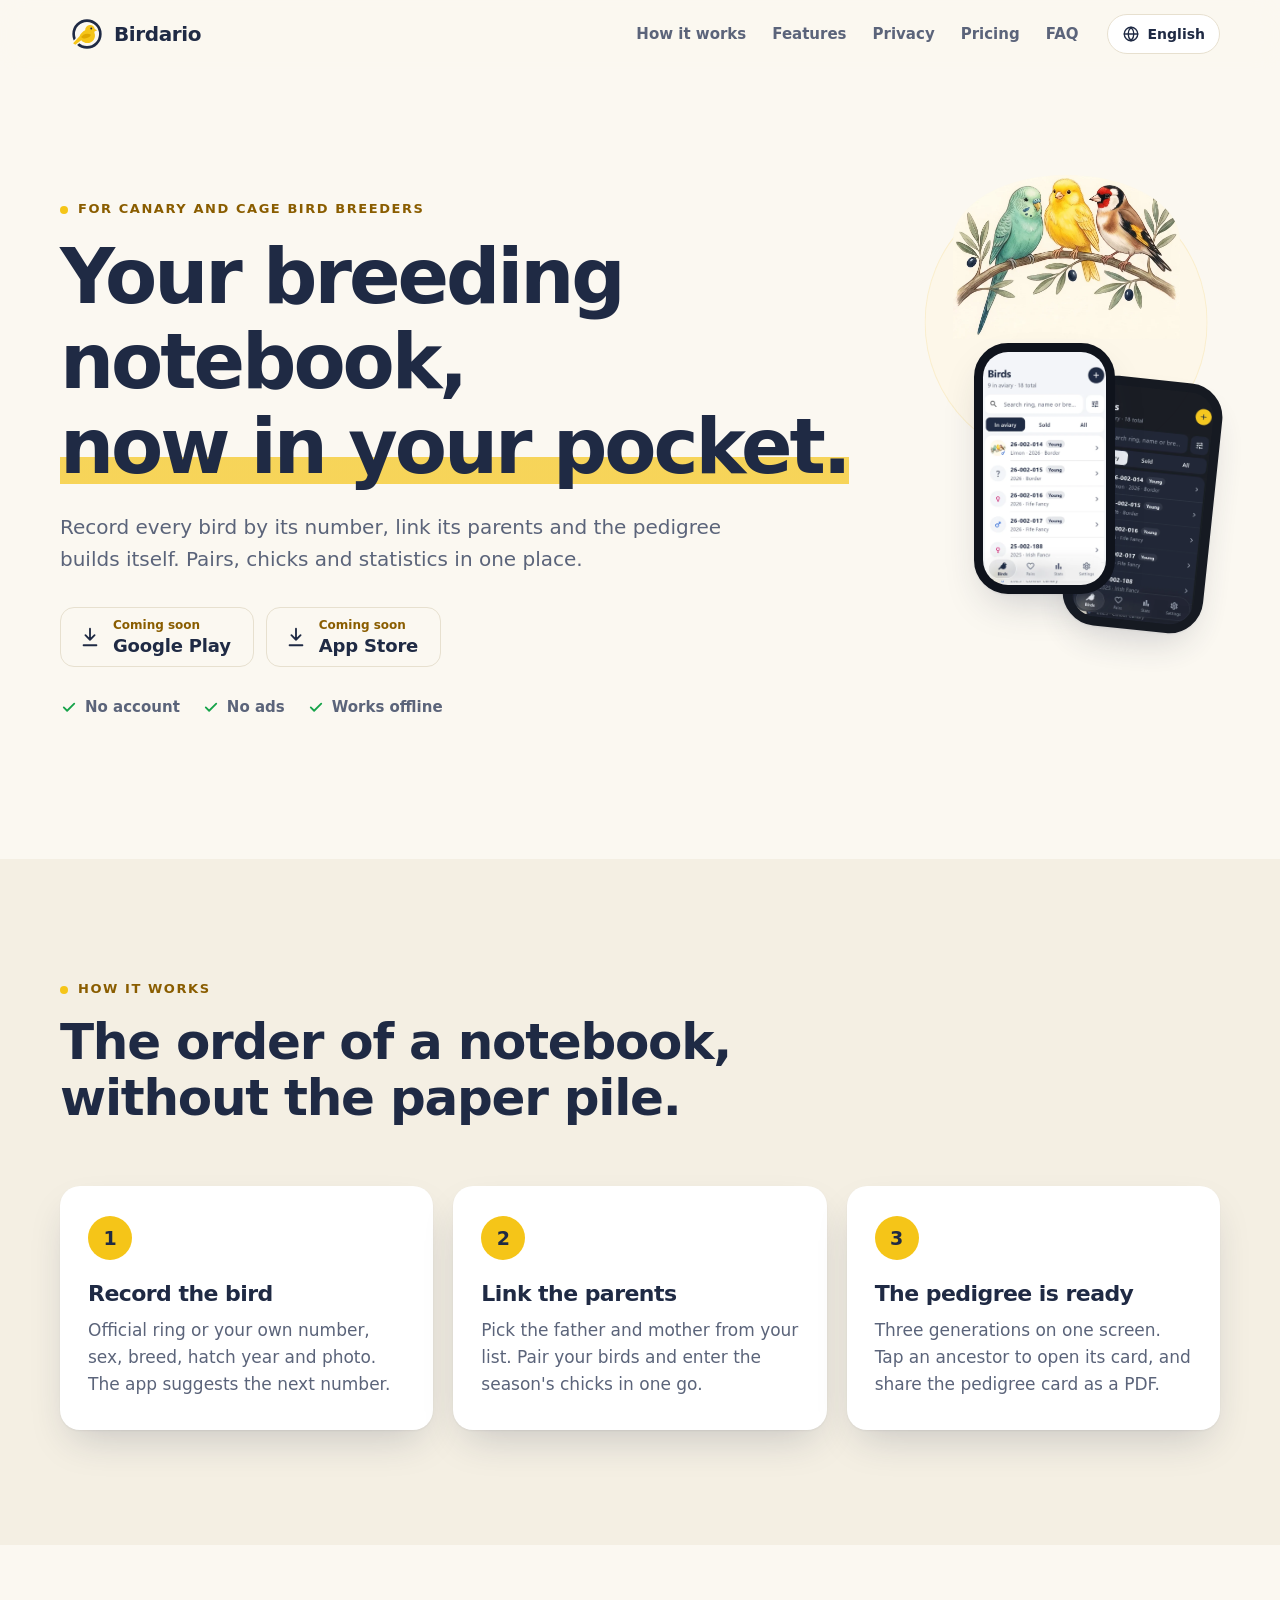
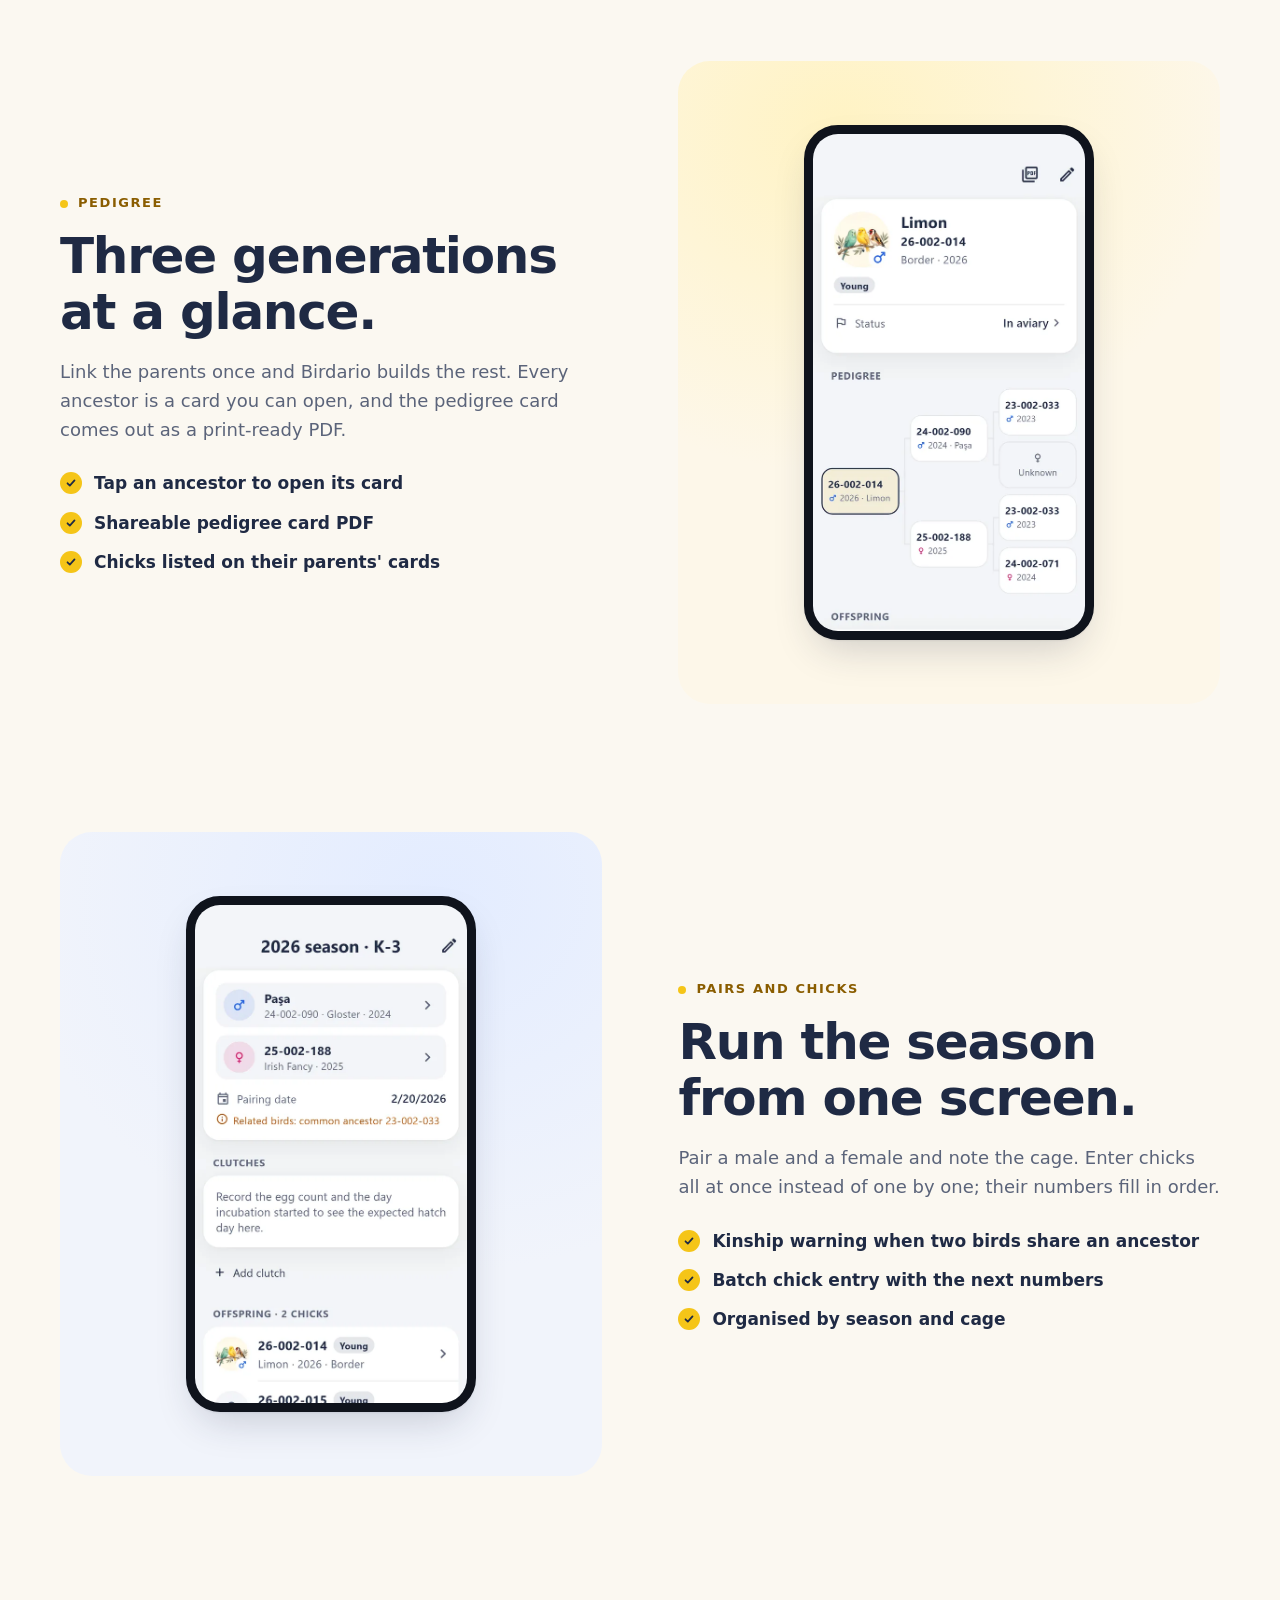
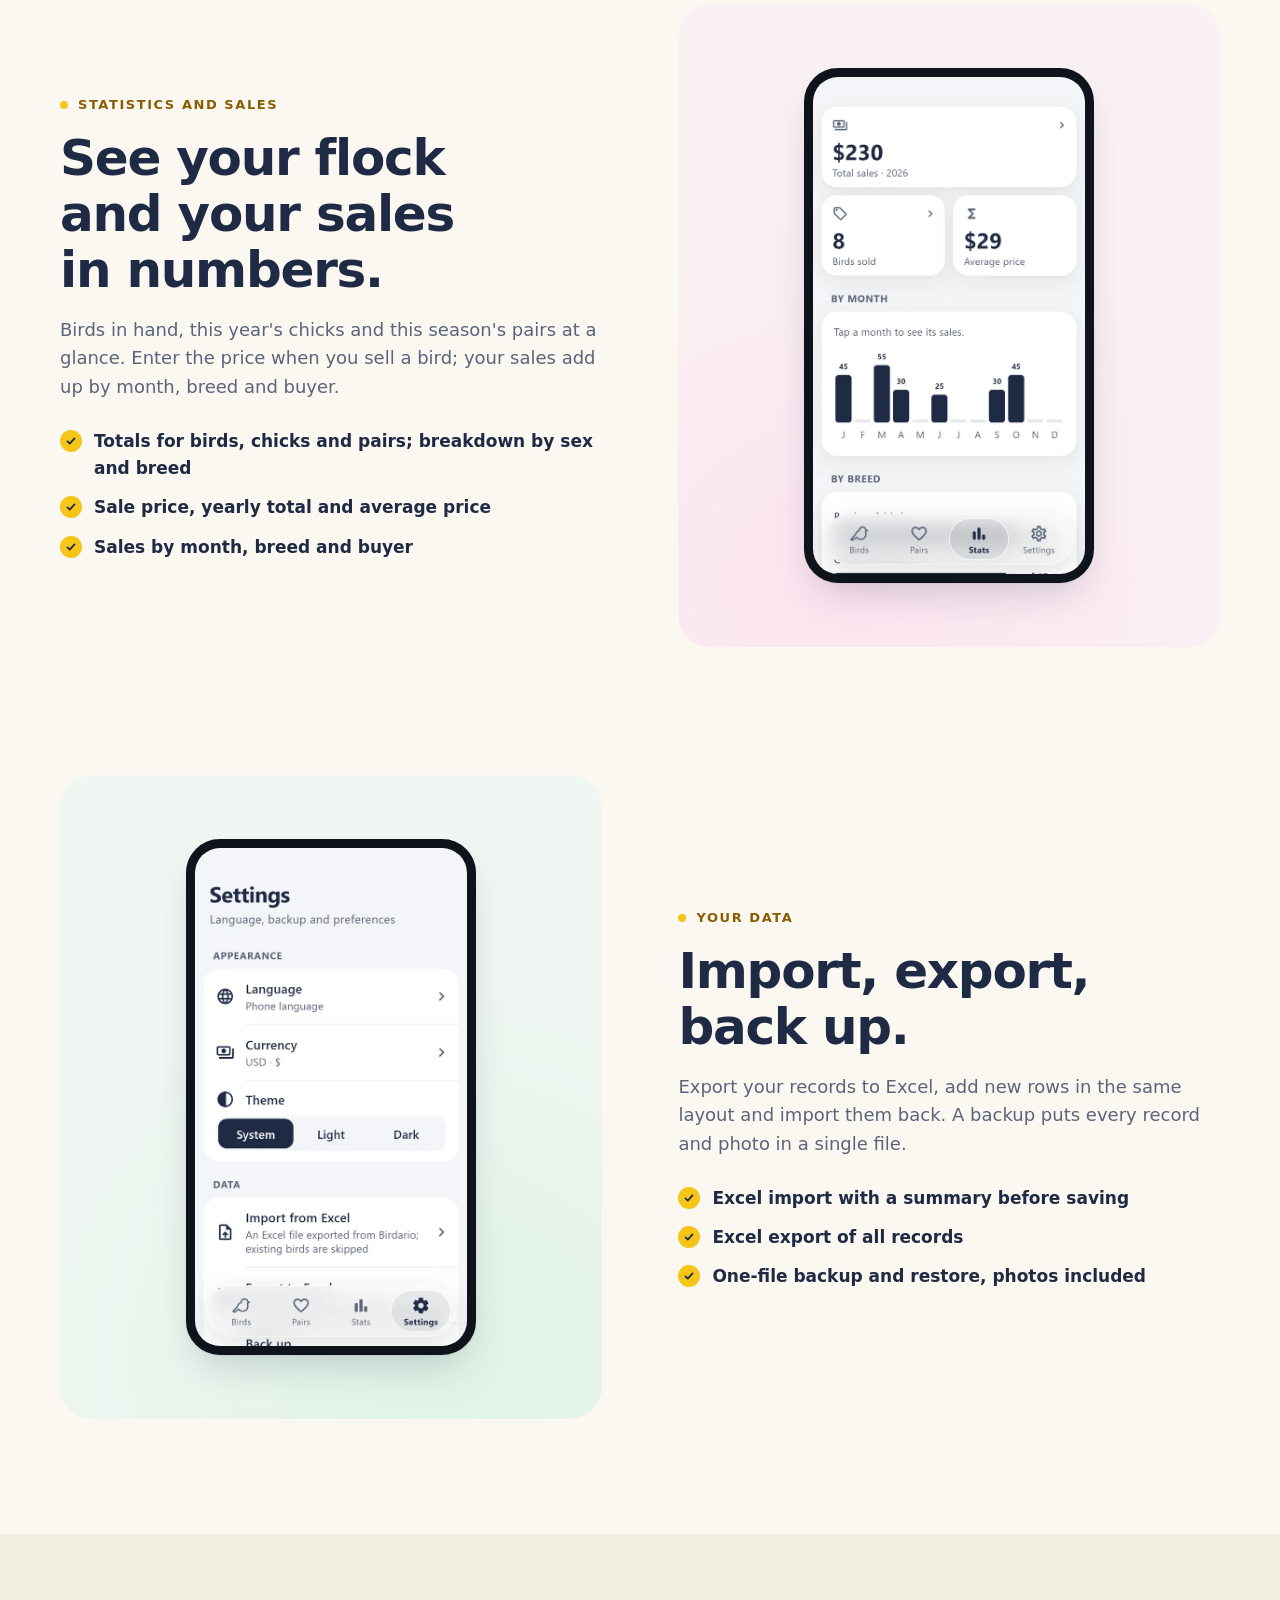
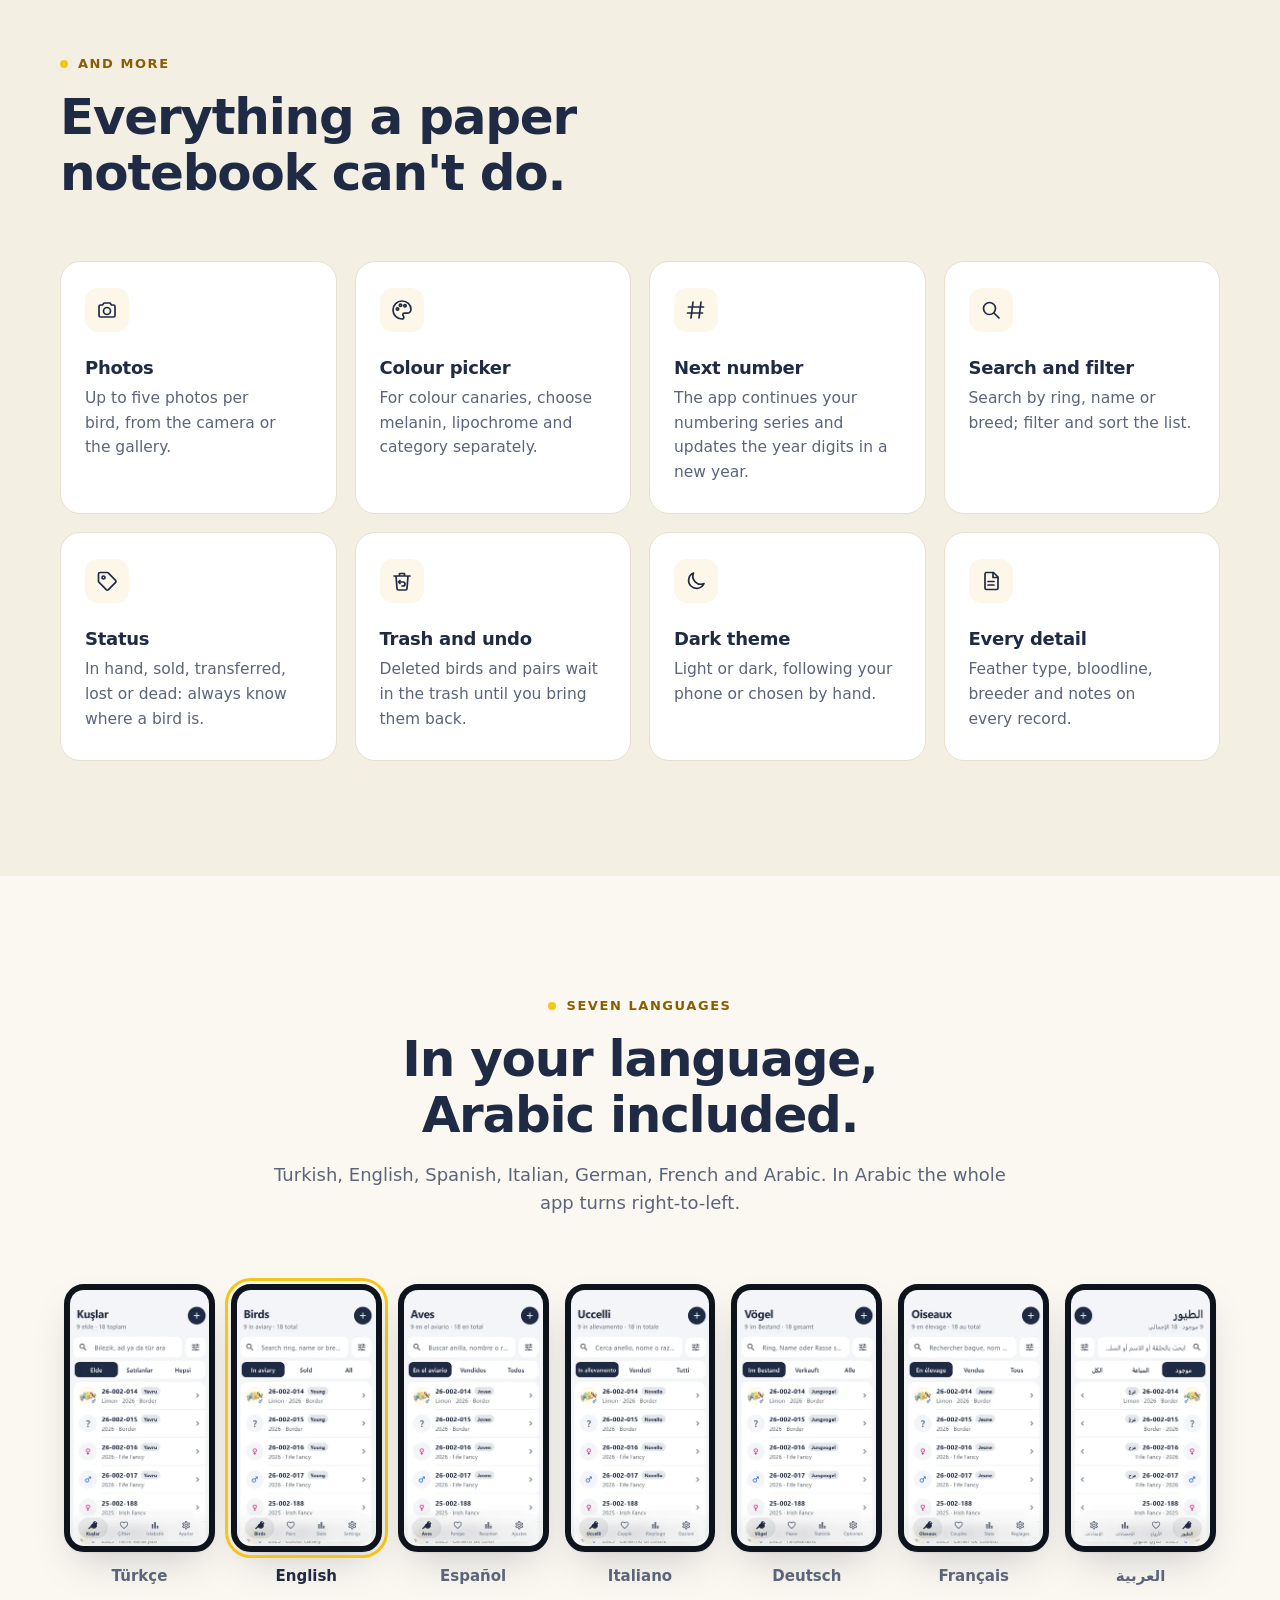
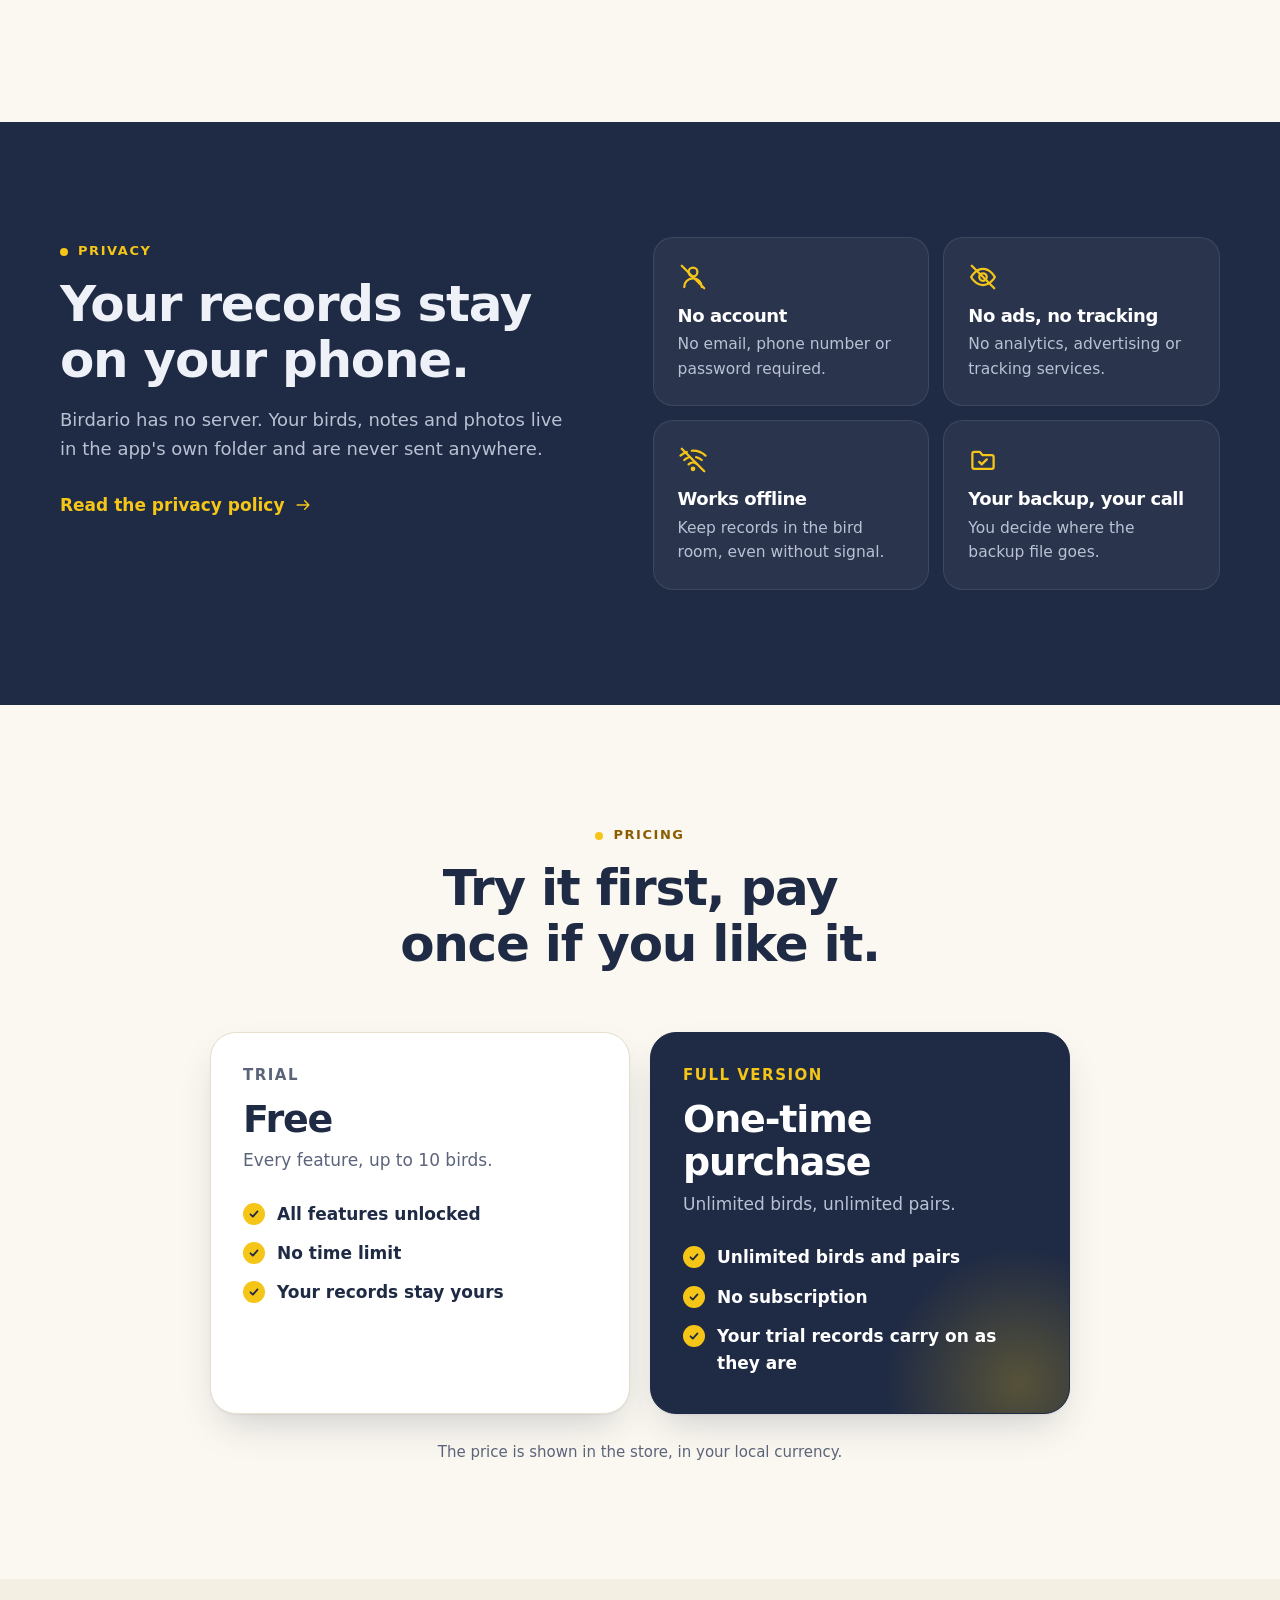
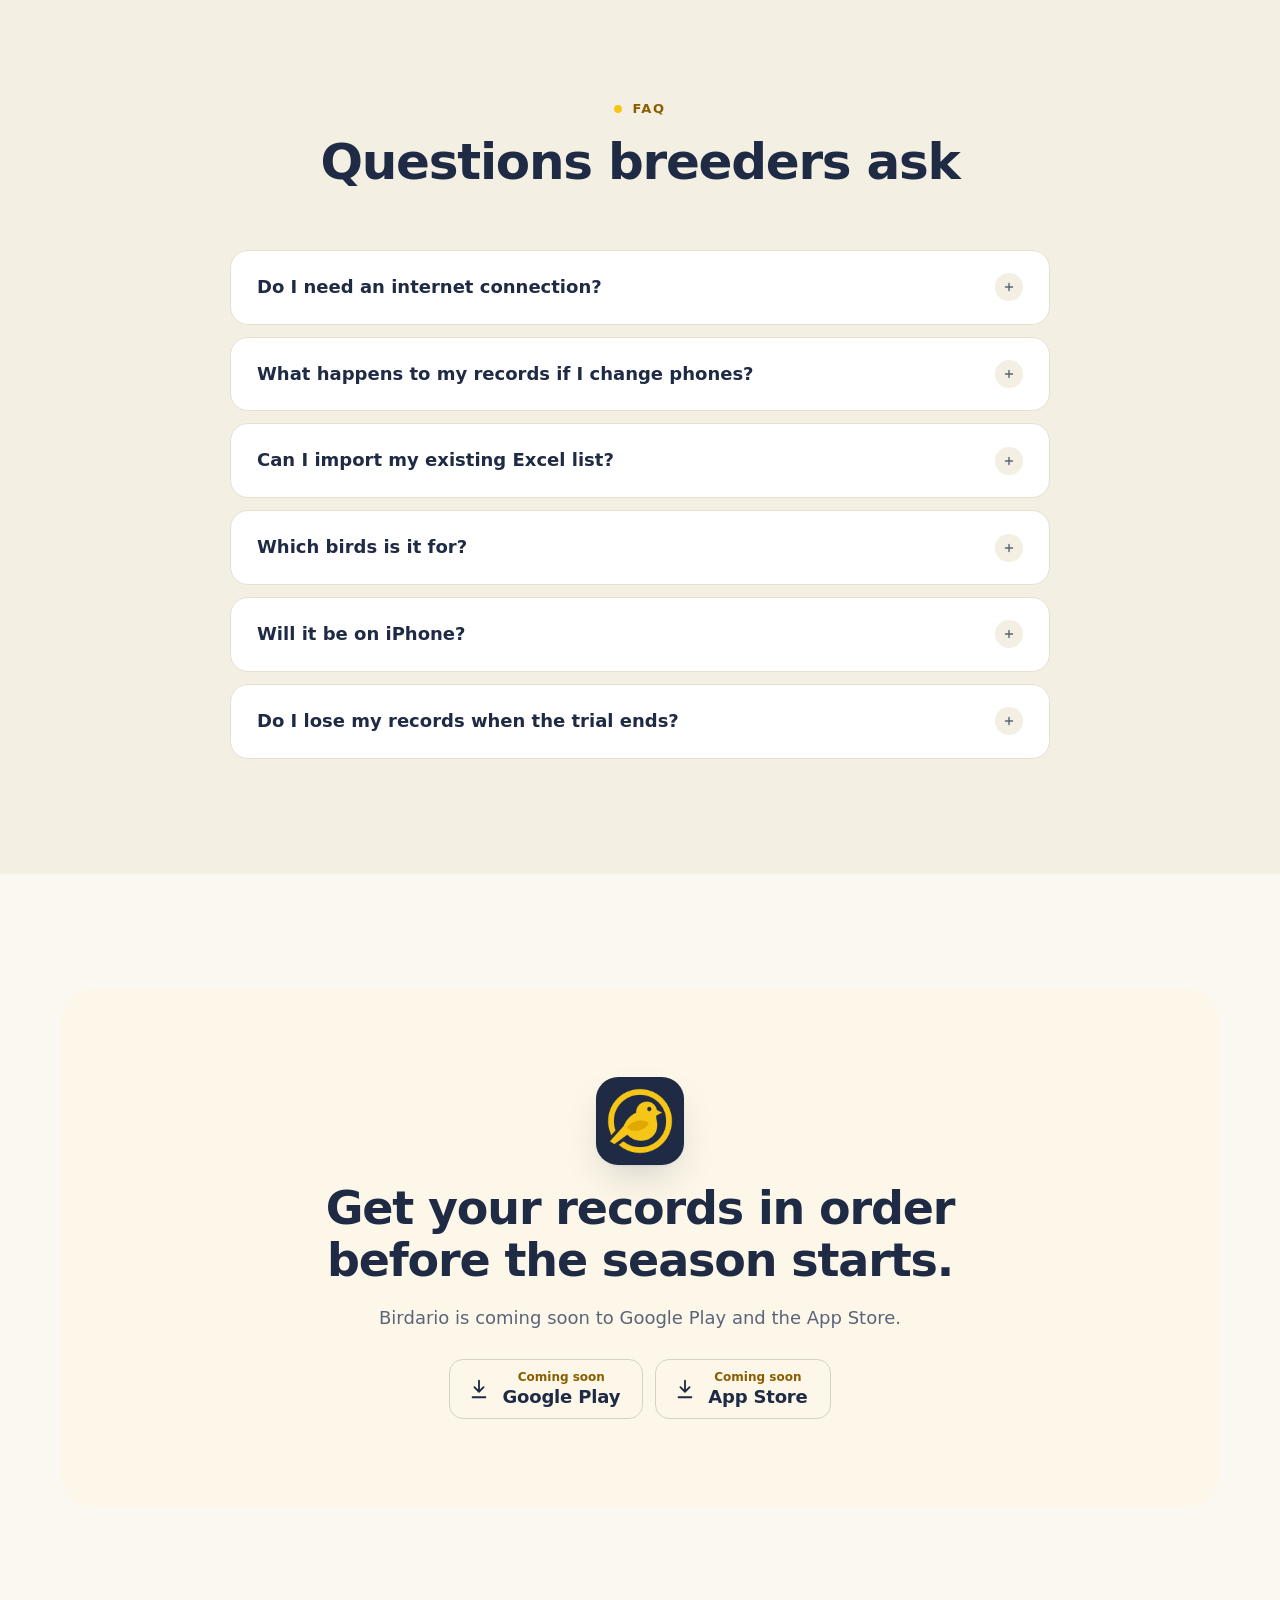
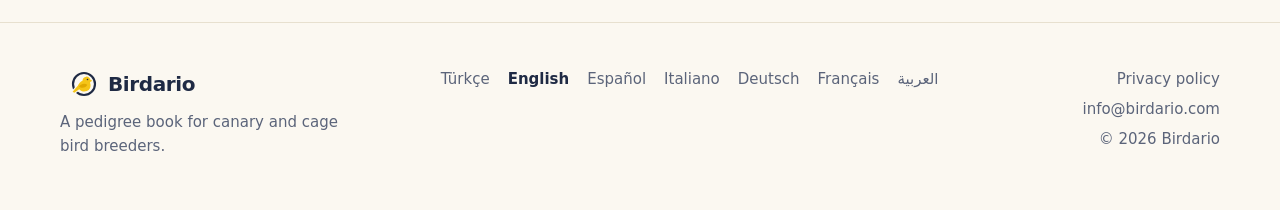
<file: en/index.html>
<!doctype html>
<html lang="en" dir="ltr">
<head>
<meta charset="utf-8">
<meta name="viewport" content="width=device-width, initial-scale=1">
<title>Birdario – Pedigree book for canaries and cage birds</title>
<meta name="description" content="Bird records, pairs, chicks and a three-generation pedigree in one app. Your records stay on your phone: no account, no ads.">
<meta name="theme-color" content="#FBF8F1" media="(prefers-color-scheme: light)">
<meta name="theme-color" content="#11151F" media="(prefers-color-scheme: dark)">
<meta name="color-scheme" content="light dark">
<meta property="og:type" content="website">
<meta property="og:site_name" content="Birdario">
<meta property="og:title" content="Birdario – Pedigree book for canaries and cage birds">
<meta property="og:description" content="Bird records, pairs, chicks and a three-generation pedigree in one app. Your records stay on your phone: no account, no ads.">
<meta name="twitter:card" content="summary_large_image">
<link rel="canonical" href="https://birdario.com/en/">
<link rel="alternate" hreflang="tr" href="https://birdario.com/tr/">
<link rel="alternate" hreflang="en" href="https://birdario.com/en/">
<link rel="alternate" hreflang="es" href="https://birdario.com/es/">
<link rel="alternate" hreflang="it" href="https://birdario.com/it/">
<link rel="alternate" hreflang="de" href="https://birdario.com/de/">
<link rel="alternate" hreflang="fr" href="https://birdario.com/fr/">
<link rel="alternate" hreflang="ar" href="https://birdario.com/ar/">
<link rel="alternate" hreflang="x-default" href="https://birdario.com/">
<meta property="og:url" content="https://birdario.com/en/">
<meta property="og:image" content="https://birdario.com/assets/img/og.png">
<link rel="icon" href="../assets/img/icon.svg" type="image/svg+xml">
<link rel="icon" href="../assets/img/icon-96.png" sizes="96x96" type="image/png">
<link rel="apple-touch-icon" href="../assets/img/apple-touch-icon.png">
<link rel="stylesheet" href="../assets/style.css">
<script>document.documentElement.classList.add('js')</script>
<script src="../assets/site.js" defer></script>
</head>
<body>
<a class="skip" href="#main">Skip to content</a>

<header class="top">
  <div class="wrap top-in">
    <a class="brand" href="./" aria-label="Birdario">
      <picture><source srcset="../assets/img/mark-dark.svg" media="(prefers-color-scheme: dark)"><img class="brand-mark" src="../assets/img/mark.svg" width="34" height="34" alt=""></picture>
      <span>Birdario</span>
    </a>
    <nav class="nav" aria-label="Birdario">
      <a href="#how">How it works</a>
      <a href="#features">Features</a>
      <a href="#privacy">Privacy</a>
      <a href="#pricing">Pricing</a>
      <a href="#faq">FAQ</a>
    </nav>
    <details class="lang">
      <summary aria-label="Language">
        <svg viewBox="0 0 24 24" aria-hidden="true"><circle cx="12" cy="12" r="9"/><path d="M3 12h18M12 3c2.5 2.6 3.8 5.6 3.8 9s-1.3 6.4-3.8 9c-2.5-2.6-3.8-5.6-3.8-9S9.5 5.6 12 3Z"/></svg>
        <span>English</span>
      </summary>
      <ul><li><a href="../tr/" hreflang="tr" lang="tr" data-lang="tr">Türkçe</a></li><li><a href="../en/" hreflang="en" lang="en" data-lang="en" aria-current="page">English</a></li><li><a href="../es/" hreflang="es" lang="es" data-lang="es">Español</a></li><li><a href="../it/" hreflang="it" lang="it" data-lang="it">Italiano</a></li><li><a href="../de/" hreflang="de" lang="de" data-lang="de">Deutsch</a></li><li><a href="../fr/" hreflang="fr" lang="fr" data-lang="fr">Français</a></li><li><a href="../ar/" hreflang="ar" lang="ar" data-lang="ar">العربية</a></li></ul>
    </details>
  </div>
</header>

<main id="main">

<section class="hero">
  <div class="wrap hero-in">
    <div class="hero-copy">
      <p class="eyebrow">For canary and cage bird breeders</p>
      <h1>Your breeding notebook, <mark>now in your pocket.</mark></h1>
      <p class="lead">Record every bird by its number, link its parents and the pedigree builds itself. Pairs, chicks and statistics in one place.</p>
      <div class="stores"><span class="store is-soon" aria-disabled="true"><svg viewBox="0 0 24 24" aria-hidden="true"><path d="M12 3v12m0 0-5-5m5 5 5-5M5 21h14"/></svg><span><small>Coming soon</small>Google Play</span></span><span class="store is-soon" aria-disabled="true"><svg viewBox="0 0 24 24" aria-hidden="true"><path d="M12 3v12m0 0-5-5m5 5 5-5M5 21h14"/></svg><span><small>Coming soon</small>App Store</span></span></div>
      <ul class="trust">
        <li><svg viewBox="0 0 24 24" aria-hidden="true"><path d="m5 12.5 4.5 4.5L19 7.5"/></svg>No account</li>
        <li><svg viewBox="0 0 24 24" aria-hidden="true"><path d="m5 12.5 4.5 4.5L19 7.5"/></svg>No ads</li>
        <li><svg viewBox="0 0 24 24" aria-hidden="true"><path d="m5 12.5 4.5 4.5L19 7.5"/></svg>Works offline</li>
      </ul>
    </div>
    <div class="hero-art">
      <div class="sun" aria-hidden="true"></div>
      <img class="birds" src="../assets/img/birds.webp" width="900" height="650" alt="A budgerigar, a canary and a goldfinch on a branch">
      <figure class="phone phone-back"><img src="../assets/img/screens/en/05-koyu.webp" width="600" height="1067" alt="Bird list in dark theme"></figure>
      <figure class="phone phone-front"><img src="../assets/img/screens/en/01-kuslar.webp" width="600" height="1067" alt="Birdario bird list"></figure>
    </div>
  </div>
</section>

<section class="how" id="how">
  <div class="wrap">
    <header class="head reveal">
      <p class="eyebrow">How it works</p>
      <h2>The order of a notebook, without the paper pile.</h2>
    </header>
    <ol class="steps">
      <li class="reveal"><span class="step-n">1</span><h3>Record the bird</h3><p>Official ring or your own number, sex, breed, hatch year and photo. The app suggests the next number.</p></li>
      <li class="reveal"><span class="step-n">2</span><h3>Link the parents</h3><p>Pick the father and mother from your list. Pair your birds and enter the season's chicks in one go.</p></li>
      <li class="reveal"><span class="step-n">3</span><h3>The pedigree is ready</h3><p>Three generations on one screen. Tap an ancestor to open its card, and share the pedigree card as a PDF.</p></li>
    </ol>
  </div>
</section>

<section class="spots" id="features">
  <div class="wrap">
    <article class="spot reveal">
      <div class="spot-copy">
        <p class="eyebrow">Pedigree</p>
        <h2>Three generations at a glance.</h2>
        <p>Link the parents once and Birdario builds the rest. Every ancestor is a card you can open, and the pedigree card comes out as a print-ready PDF.</p>
        <ul class="ticks"><li>Tap an ancestor to open its card</li><li>Shareable pedigree card PDF</li><li>Chicks listed on their parents' cards</li></ul>
      </div>
      <div class="spot-art tone-a"><figure class="phone"><img src="../assets/img/screens/en/02-soy-agaci.webp" width="600" height="1067" loading="lazy" alt="Three-generation pedigree"></figure></div>
    </article>
    <article class="spot reveal">
      <div class="spot-copy">
        <p class="eyebrow">Pairs and chicks</p>
        <h2>Run the season from one screen.</h2>
        <p>Pair a male and a female and note the cage. Enter chicks all at once instead of one by one; their numbers fill in order.</p>
        <ul class="ticks"><li>Kinship warning when two birds share an ancestor</li><li>Batch chick entry with the next numbers</li><li>Organised by season and cage</li></ul>
      </div>
      <div class="spot-art tone-b"><figure class="phone"><img src="../assets/img/screens/en/03-cift.webp" width="600" height="1067" loading="lazy" alt="Pair card with kinship warning and chicks"></figure></div>
    </article>
    <article class="spot reveal">
      <div class="spot-copy">
        <p class="eyebrow">Statistics and sales</p>
        <h2>See your flock and your sales in numbers.</h2>
        <p>Birds in hand, this year's chicks and this season's pairs at a glance. Enter the price when you sell a bird; your sales add up by month, breed and buyer.</p>
        <ul class="ticks"><li>Totals for birds, chicks and pairs; breakdown by sex and breed</li><li>Sale price, yearly total and average price</li><li>Sales by month, breed and buyer</li></ul>
      </div>
      <div class="spot-art tone-c"><figure class="phone"><img src="../assets/img/screens/en/07-satislar.webp" width="600" height="1067" loading="lazy" alt="Sales summary screen"></figure></div>
    </article>
    <article class="spot reveal">
      <div class="spot-copy">
        <p class="eyebrow">Your data</p>
        <h2>Import, export, back up.</h2>
        <p>Export your records to Excel, add new rows in the same layout and import them back. A backup puts every record and photo in a single file.</p>
        <ul class="ticks"><li>Excel import with a summary before saving</li><li>Excel export of all records</li><li>One-file backup and restore, photos included</li></ul>
      </div>
      <div class="spot-art tone-d"><figure class="phone"><img src="../assets/img/screens/en/06-ayarlar.webp" width="600" height="1067" loading="lazy" alt="Backup, Excel and language settings"></figure></div>
    </article>
  </div>
</section>

<section class="more">
  <div class="wrap">
    <header class="head reveal">
      <p class="eyebrow">And more</p>
      <h2>Everything a paper notebook can't do.</h2>
    </header>
    <ul class="grid">
      <li class="reveal"><svg viewBox="0 0 24 24" aria-hidden="true"><path d="M4 8.5A1.5 1.5 0 0 1 5.5 7h2l1.5-2h6l1.5 2h2A1.5 1.5 0 0 1 20 8.5v9a1.5 1.5 0 0 1-1.5 1.5h-13A1.5 1.5 0 0 1 4 17.5Z"/><circle cx="12" cy="13" r="3.5"/></svg><h3>Photos</h3><p>Up to five photos per bird, from the camera or the gallery.</p></li>
      <li class="reveal"><svg viewBox="0 0 24 24" aria-hidden="true"><path d="M12 3a9 9 0 1 0 0 18c1.2 0 1.8-.8 1.8-1.7 0-1.3-1-1.6-1-2.6 0-.9.7-1.5 1.6-1.5H17a4 4 0 0 0 4-4c0-4.5-4-8.2-9-8.2Z"/><circle cx="7.5" cy="11" r="1.2"/><circle cx="10.5" cy="7.3" r="1.2"/><circle cx="15" cy="7.8" r="1.2"/></svg><h3>Colour picker</h3><p>For colour canaries, choose melanin, lipochrome and category separately.</p></li>
      <li class="reveal"><svg viewBox="0 0 24 24" aria-hidden="true"><path d="M9 4 7 20M17 4l-2 16M4.5 9h15M3.5 15h15"/></svg><h3>Next number</h3><p>The app continues your numbering series and updates the year digits in a new year.</p></li>
      <li class="reveal"><svg viewBox="0 0 24 24" aria-hidden="true"><circle cx="10.5" cy="10.5" r="6"/><path d="m15 15 5 5"/></svg><h3>Search and filter</h3><p>Search by ring, name or breed; filter and sort the list.</p></li>
      <li class="reveal"><svg viewBox="0 0 24 24" aria-hidden="true"><path d="M3.5 12.2V5a1.5 1.5 0 0 1 1.5-1.5h7.2a1.5 1.5 0 0 1 1 .4l7.4 7.4a1.5 1.5 0 0 1 0 2.1l-7.2 7.2a1.5 1.5 0 0 1-2.1 0l-7.4-7.4a1.5 1.5 0 0 1-.4-1Z"/><circle cx="8.5" cy="8.5" r="1.5"/></svg><h3>Status</h3><p>In hand, sold, transferred, lost or dead: always know where a bird is.</p></li>
      <li class="reveal"><svg viewBox="0 0 24 24" aria-hidden="true"><path d="M4 7h16M9.5 7V4.5h5V7M6 7l1 12.5A1.5 1.5 0 0 0 8.5 21h7a1.5 1.5 0 0 0 1.5-1.5L18 7"/><path d="M10 11.5l-1.5 1.5L10 14.5M8.5 13h4.5a2 2 0 0 1 0 4h-1"/></svg><h3>Trash and undo</h3><p>Deleted birds and pairs wait in the trash until you bring them back.</p></li>
      <li class="reveal"><svg viewBox="0 0 24 24" aria-hidden="true"><path d="M20 14.5A8 8 0 0 1 9.5 4a8 8 0 1 0 10.5 10.5Z"/></svg><h3>Dark theme</h3><p>Light or dark, following your phone or chosen by hand.</p></li>
      <li class="reveal"><svg viewBox="0 0 24 24" aria-hidden="true"><path d="M7 3.5h7.5L19 8v11a1.5 1.5 0 0 1-1.5 1.5h-10A1.5 1.5 0 0 1 6 19V5a1.5 1.5 0 0 1 1-1.5Z"/><path d="M14 3.5V8.5h5M9 12.5h6M9 16h6"/></svg><h3>Every detail</h3><p>Feather type, bloodline, breeder and notes on every record.</p></li>
    </ul>
  </div>
</section>

<section class="langs">
  <div class="wrap">
    <header class="head reveal">
      <p class="eyebrow">Seven languages</p>
      <h2>In your language, Arabic included.</h2>
      <p>Turkish, English, Spanish, Italian, German, French and Arabic. In Arabic the whole app turns right-to-left.</p>
    </header>
    <div class="strip reveal"><a class="mini" href="../tr/" hreflang="tr" data-lang="tr"><span class="mini-phone"><img src="../assets/img/screens/tr/01-kuslar-k.webp" width="300" height="533" loading="lazy" alt="Bird list – Türkçe"></span><span class="mini-name" lang="tr">Türkçe</span></a><a class="mini is-current" href="../en/" hreflang="en" data-lang="en"><span class="mini-phone"><img src="../assets/img/screens/en/01-kuslar-k.webp" width="300" height="533" loading="lazy" alt="Bird list – English"></span><span class="mini-name" lang="en">English</span></a><a class="mini" href="../es/" hreflang="es" data-lang="es"><span class="mini-phone"><img src="../assets/img/screens/es/01-kuslar-k.webp" width="300" height="533" loading="lazy" alt="Bird list – Español"></span><span class="mini-name" lang="es">Español</span></a><a class="mini" href="../it/" hreflang="it" data-lang="it"><span class="mini-phone"><img src="../assets/img/screens/it/01-kuslar-k.webp" width="300" height="533" loading="lazy" alt="Bird list – Italiano"></span><span class="mini-name" lang="it">Italiano</span></a><a class="mini" href="../de/" hreflang="de" data-lang="de"><span class="mini-phone"><img src="../assets/img/screens/de/01-kuslar-k.webp" width="300" height="533" loading="lazy" alt="Bird list – Deutsch"></span><span class="mini-name" lang="de">Deutsch</span></a><a class="mini" href="../fr/" hreflang="fr" data-lang="fr"><span class="mini-phone"><img src="../assets/img/screens/fr/01-kuslar-k.webp" width="300" height="533" loading="lazy" alt="Bird list – Français"></span><span class="mini-name" lang="fr">Français</span></a><a class="mini" href="../ar/" hreflang="ar" data-lang="ar"><span class="mini-phone"><img src="../assets/img/screens/ar/01-kuslar-k.webp" width="300" height="533" loading="lazy" alt="Bird list – العربية"></span><span class="mini-name" lang="ar">العربية</span></a></div>
  </div>
</section>

<section class="privacy" id="privacy">
  <div class="wrap privacy-in">
    <div class="privacy-copy reveal">
      <p class="eyebrow">Privacy</p>
      <h2>Your records stay on your phone.</h2>
      <p>Birdario has no server. Your birds, notes and photos live in the app's own folder and are never sent anywhere.</p>
      <a class="arrow-link" href="../privacy/">Read the privacy policy<svg viewBox="0 0 24 24" aria-hidden="true"><path d="M5 12h14m-5-5 5 5-5 5"/></svg></a>
    </div>
    <ul class="privacy-list">
      <li class="reveal"><svg viewBox="0 0 24 24" aria-hidden="true"><circle cx="12" cy="8" r="3.5"/><path d="M5 20a7 7 0 0 1 14 0M3 3l18 18"/></svg><div><h3>No account</h3><p>No email, phone number or password required.</p></div></li>
      <li class="reveal"><svg viewBox="0 0 24 24" aria-hidden="true"><path d="M2.5 12S6 5.5 12 5.5 21.5 12 21.5 12 18 18.5 12 18.5 2.5 12 2.5 12Z"/><circle cx="12" cy="12" r="3"/><path d="M3 3l18 18"/></svg><div><h3>No ads, no tracking</h3><p>No analytics, advertising or tracking services.</p></div></li>
      <li class="reveal"><svg viewBox="0 0 24 24" aria-hidden="true"><path d="M2 8.5a15 15 0 0 1 5-2.9M22 8.5A15 15 0 0 0 11 4.6M5 12a10 10 0 0 1 3.5-2M19 12a10 10 0 0 0-4.5-2.3M8.5 15.5a5 5 0 0 1 6.5-.4"/><circle cx="12" cy="19" r="1"/><path d="M3 3l18 18"/></svg><div><h3>Works offline</h3><p>Keep records in the bird room, even without signal.</p></div></li>
      <li class="reveal"><svg viewBox="0 0 24 24" aria-hidden="true"><path d="M3.5 7A1.5 1.5 0 0 1 5 5.5h4.5l2 2.5H19A1.5 1.5 0 0 1 20.5 9.5v8A1.5 1.5 0 0 1 19 19H5a1.5 1.5 0 0 1-1.5-1.5Z"/><path d="m9 13.5 2 2 4-4"/></svg><div><h3>Your backup, your call</h3><p>You decide where the backup file goes.</p></div></li>
    </ul>
  </div>
</section>

<section class="pricing" id="pricing">
  <div class="wrap">
    <header class="head reveal">
      <p class="eyebrow">Pricing</p>
      <h2>Try it first, pay once if you like it.</h2>
    </header>
    <div class="plans">
      <article class="plan reveal">
        <h3>Trial</h3>
        <p class="plan-price">Free</p>
        <p class="plan-desc">Every feature, up to 10 birds.</p>
        <ul class="ticks"><li>All features unlocked</li><li>No time limit</li><li>Your records stay yours</li></ul>
      </article>
      <article class="plan plan-full reveal">
        <h3>Full version</h3>
        <p class="plan-price">One-time purchase</p>
        <p class="plan-desc">Unlimited birds, unlimited pairs.</p>
        <ul class="ticks"><li>Unlimited birds and pairs</li><li>No subscription</li><li>Your trial records carry on as they are</li></ul>
      </article>
    </div>
    <p class="note reveal">The price is shown in the store, in your local currency.</p>
  </div>
</section>

<section class="faq" id="faq">
  <div class="wrap faq-in">
    <header class="head reveal">
      <p class="eyebrow">FAQ</p>
      <h2>Questions breeders ask</h2>
    </header>
    <div class="qa">
      <details class="reveal"><summary>Do I need an internet connection?</summary><p>No. Birdario doesn't connect to the internet to work; your records live on your phone. Only buying the full version needs a store connection.</p></details>
      <details class="reveal"><summary>What happens to my records if I change phones?</summary><p>Make a backup in Settings: every record and photo goes into a single file. Move the file to your new phone and restore it.</p></details>
      <details class="reveal"><summary>Can I import my existing Excel list?</summary><p>Yes, in Birdario's Excel layout. Export your records to Excel first, fill in your list under the same headers without changing the first row, then import it. Birdario summarises what will be added before saving and skips birds that are already recorded.</p></details>
      <details class="reveal"><summary>Which birds is it for?</summary><p>Canary breeds such as colour canary, Border, Gloster, Fife Fancy, Yorkshire, Timbrado and Roller are ready in the list. For any other cage bird, just type the breed name.</p></details>
      <details class="reveal"><summary>Will it be on iPhone?</summary><p>Birdario is being prepared for Android and iPhone and will be released on both stores.</p></details>
      <details class="reveal"><summary>Do I lose my records when the trial ends?</summary><p>No. At the trial limit you can't add new birds, but your existing records stay. Get the full version and carry on where you left off.</p></details>
    </div>
  </div>
</section>

<section class="cta">
  <div class="wrap cta-in reveal">
    <img class="cta-icon" src="../assets/img/icon-512.png" width="512" height="512" loading="lazy" alt="">
    <h2>Get your records in order before the season starts.</h2>
    <p>Birdario is coming soon to Google Play and the App Store.</p>
    <div class="stores"><span class="store is-soon" aria-disabled="true"><svg viewBox="0 0 24 24" aria-hidden="true"><path d="M12 3v12m0 0-5-5m5 5 5-5M5 21h14"/></svg><span><small>Coming soon</small>Google Play</span></span><span class="store is-soon" aria-disabled="true"><svg viewBox="0 0 24 24" aria-hidden="true"><path d="M12 3v12m0 0-5-5m5 5 5-5M5 21h14"/></svg><span><small>Coming soon</small>App Store</span></span></div>
  </div>
</section>

</main>

<footer class="foot">
  <div class="wrap foot-in">
    <div class="foot-brand">
      <a class="brand" href="./"><picture><source srcset="../assets/img/mark-dark.svg" media="(prefers-color-scheme: dark)"><img class="brand-mark" src="../assets/img/mark.svg" width="28" height="28" alt=""></picture><span>Birdario</span></a>
      <p>A pedigree book for canary and cage bird breeders.</p>
    </div>
    <ul class="foot-langs" aria-label="Language"><li><a href="../tr/" hreflang="tr" lang="tr" data-lang="tr">Türkçe</a></li><li><a href="../en/" hreflang="en" lang="en" data-lang="en" aria-current="page">English</a></li><li><a href="../es/" hreflang="es" lang="es" data-lang="es">Español</a></li><li><a href="../it/" hreflang="it" lang="it" data-lang="it">Italiano</a></li><li><a href="../de/" hreflang="de" lang="de" data-lang="de">Deutsch</a></li><li><a href="../fr/" hreflang="fr" lang="fr" data-lang="fr">Français</a></li><li><a href="../ar/" hreflang="ar" lang="ar" data-lang="ar">العربية</a></li></ul>
    <div class="foot-meta">
      <a href="../privacy/">Privacy policy</a>
      <a href="mailto:info@birdario.com">info@birdario.com</a>
      <span>© 2026 Birdario</span>
    </div>
  </div>
</footer>
</body>
</html>
</file>
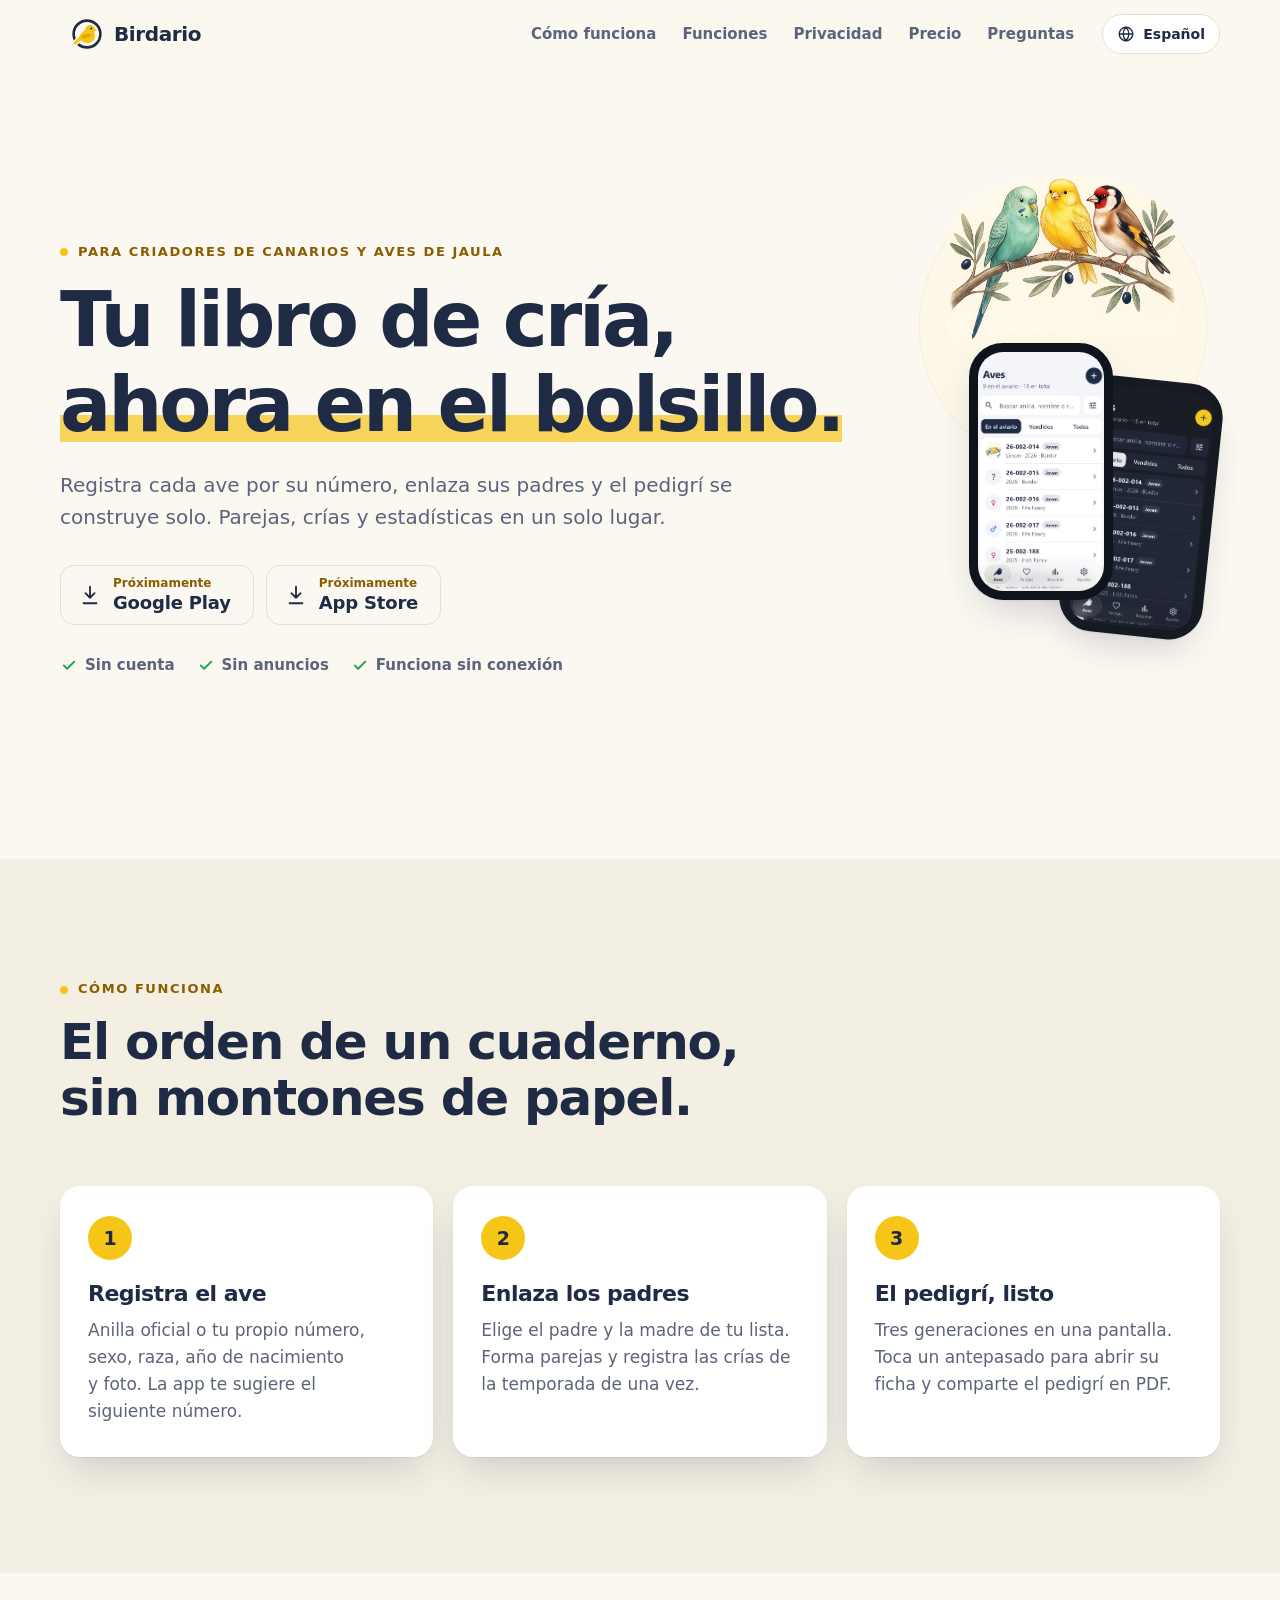
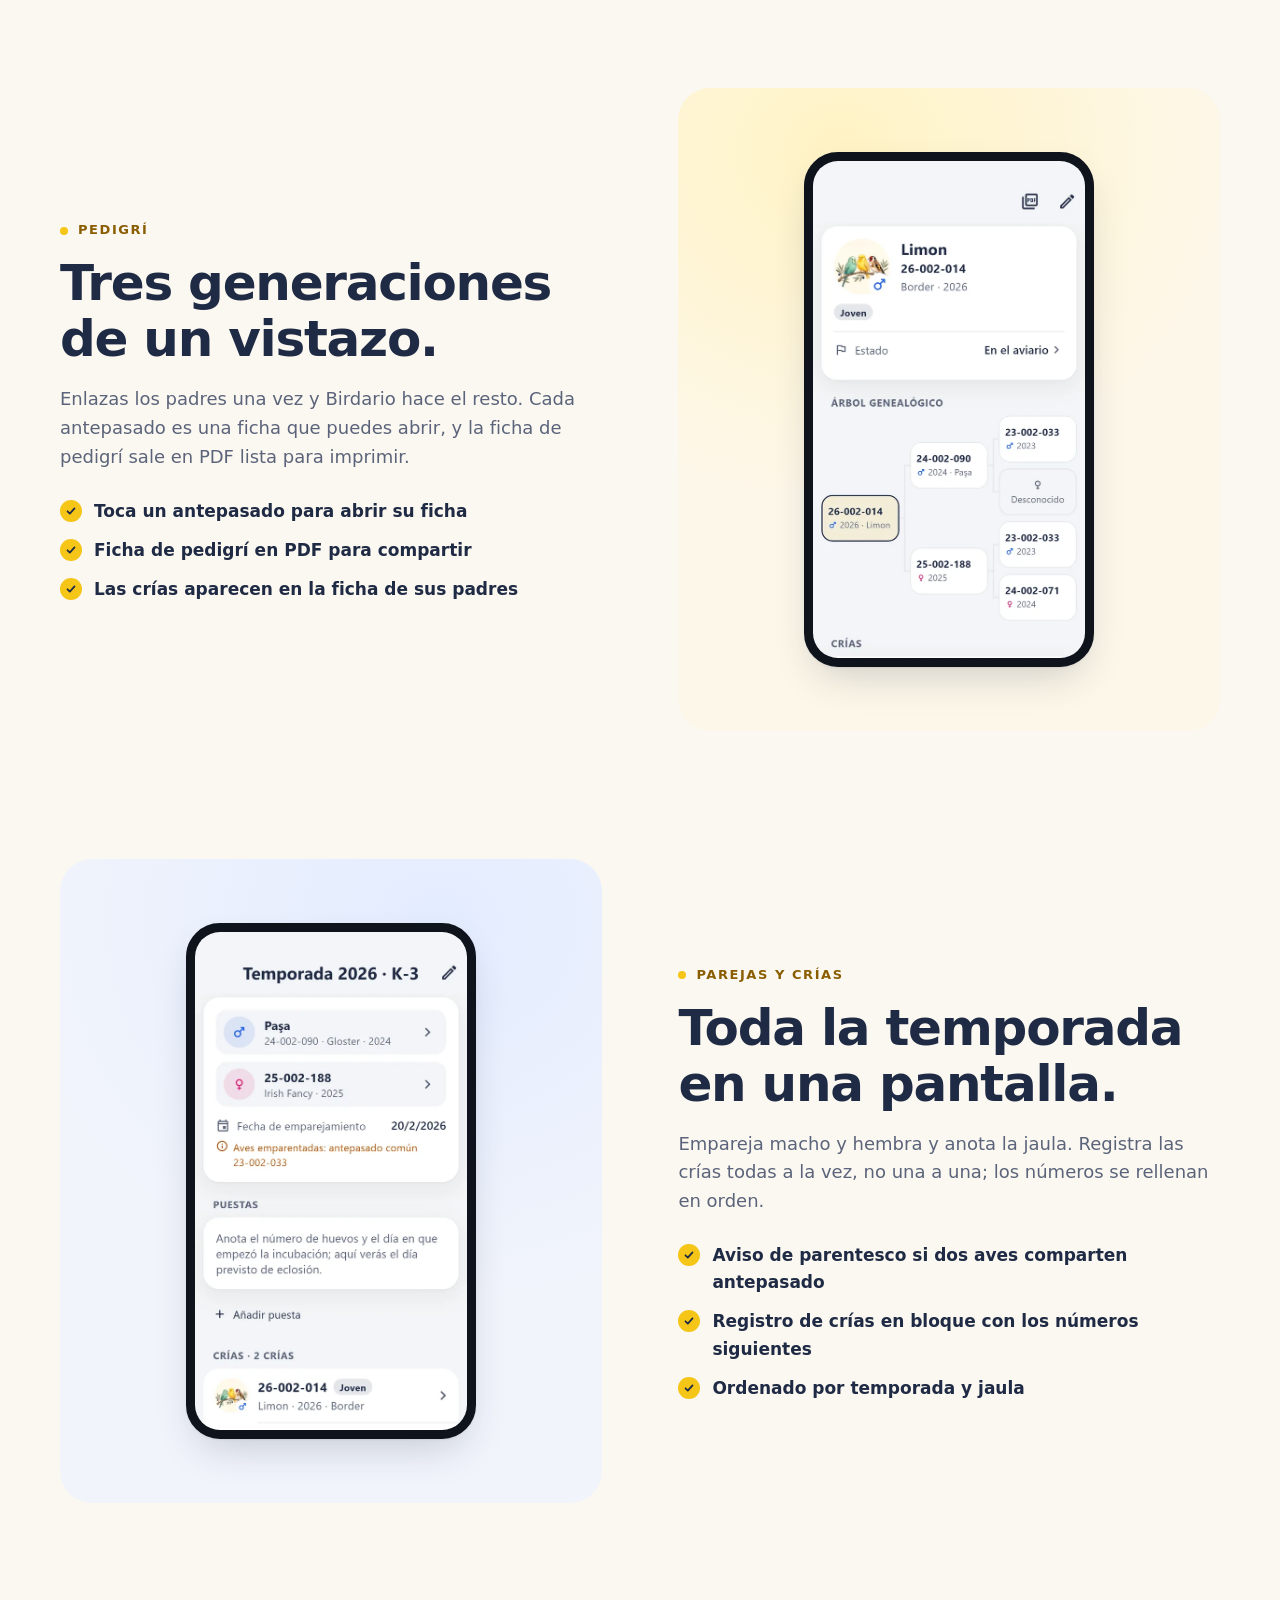
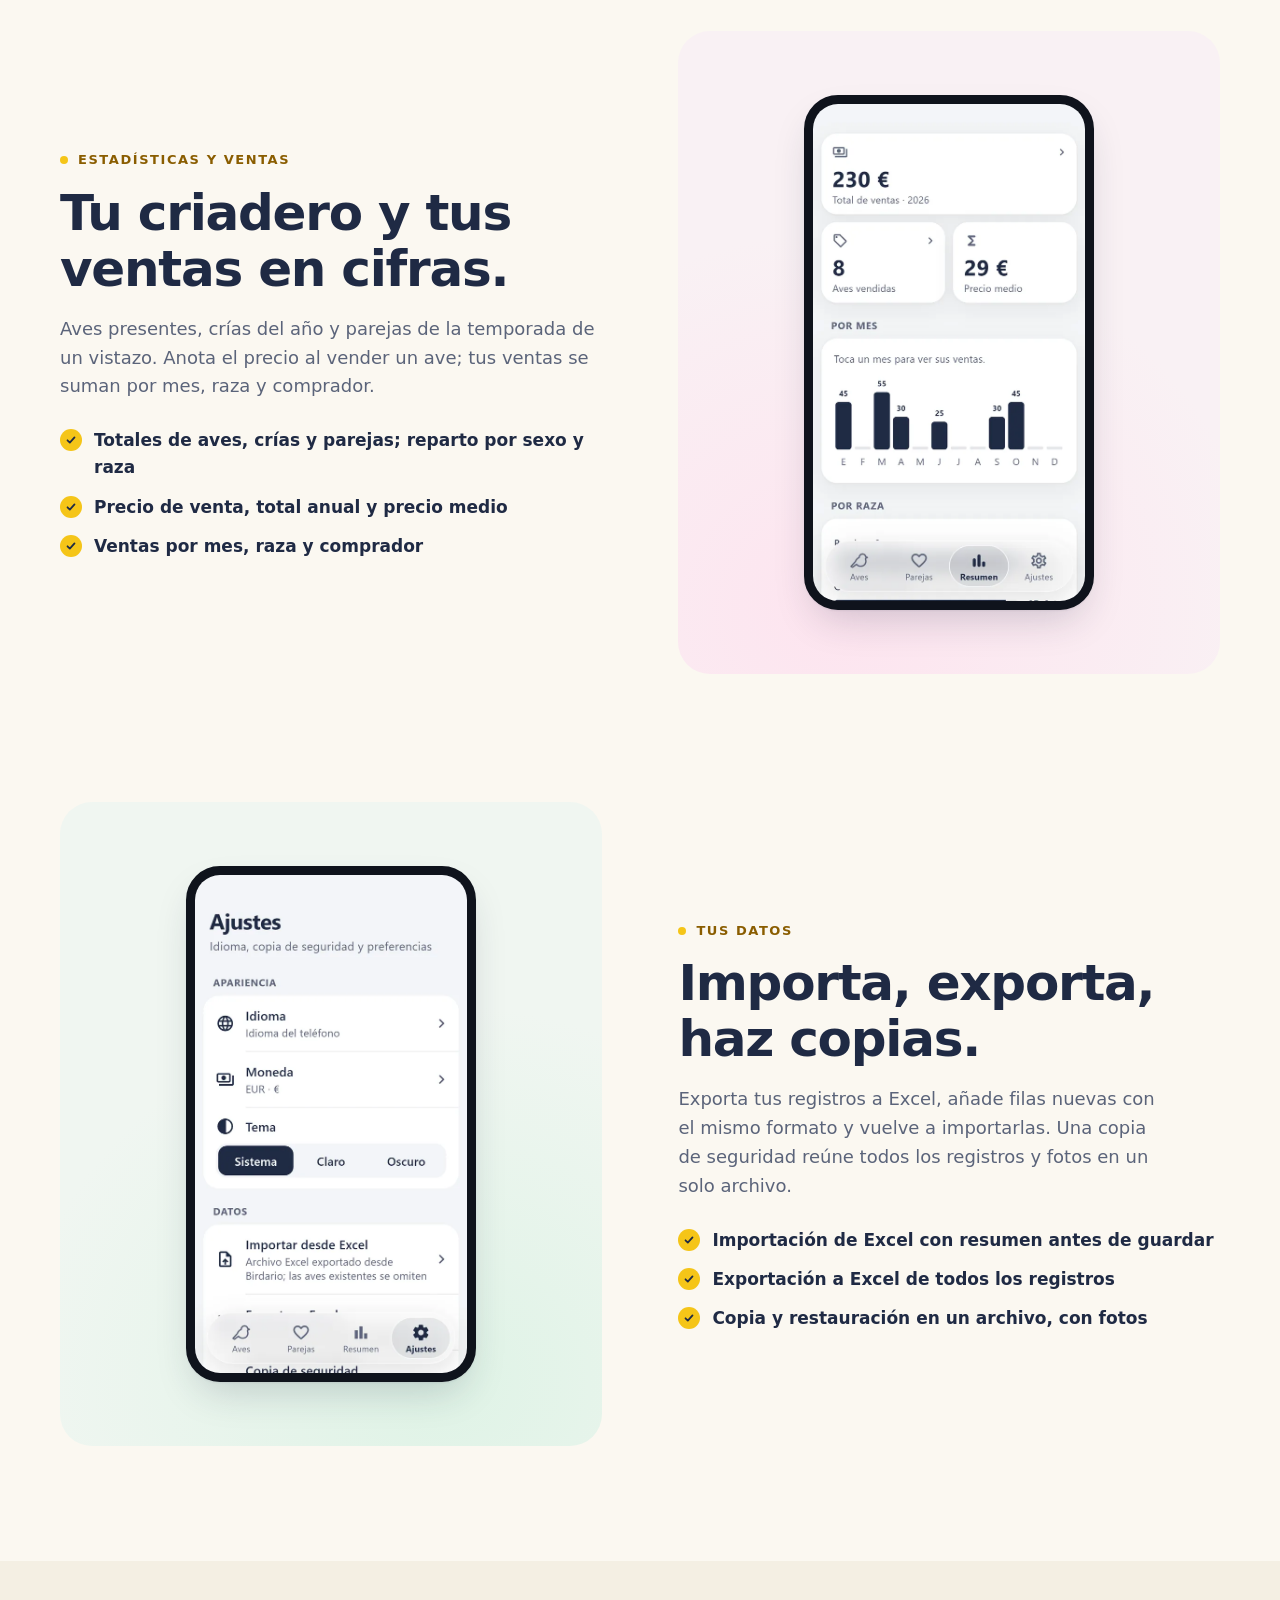
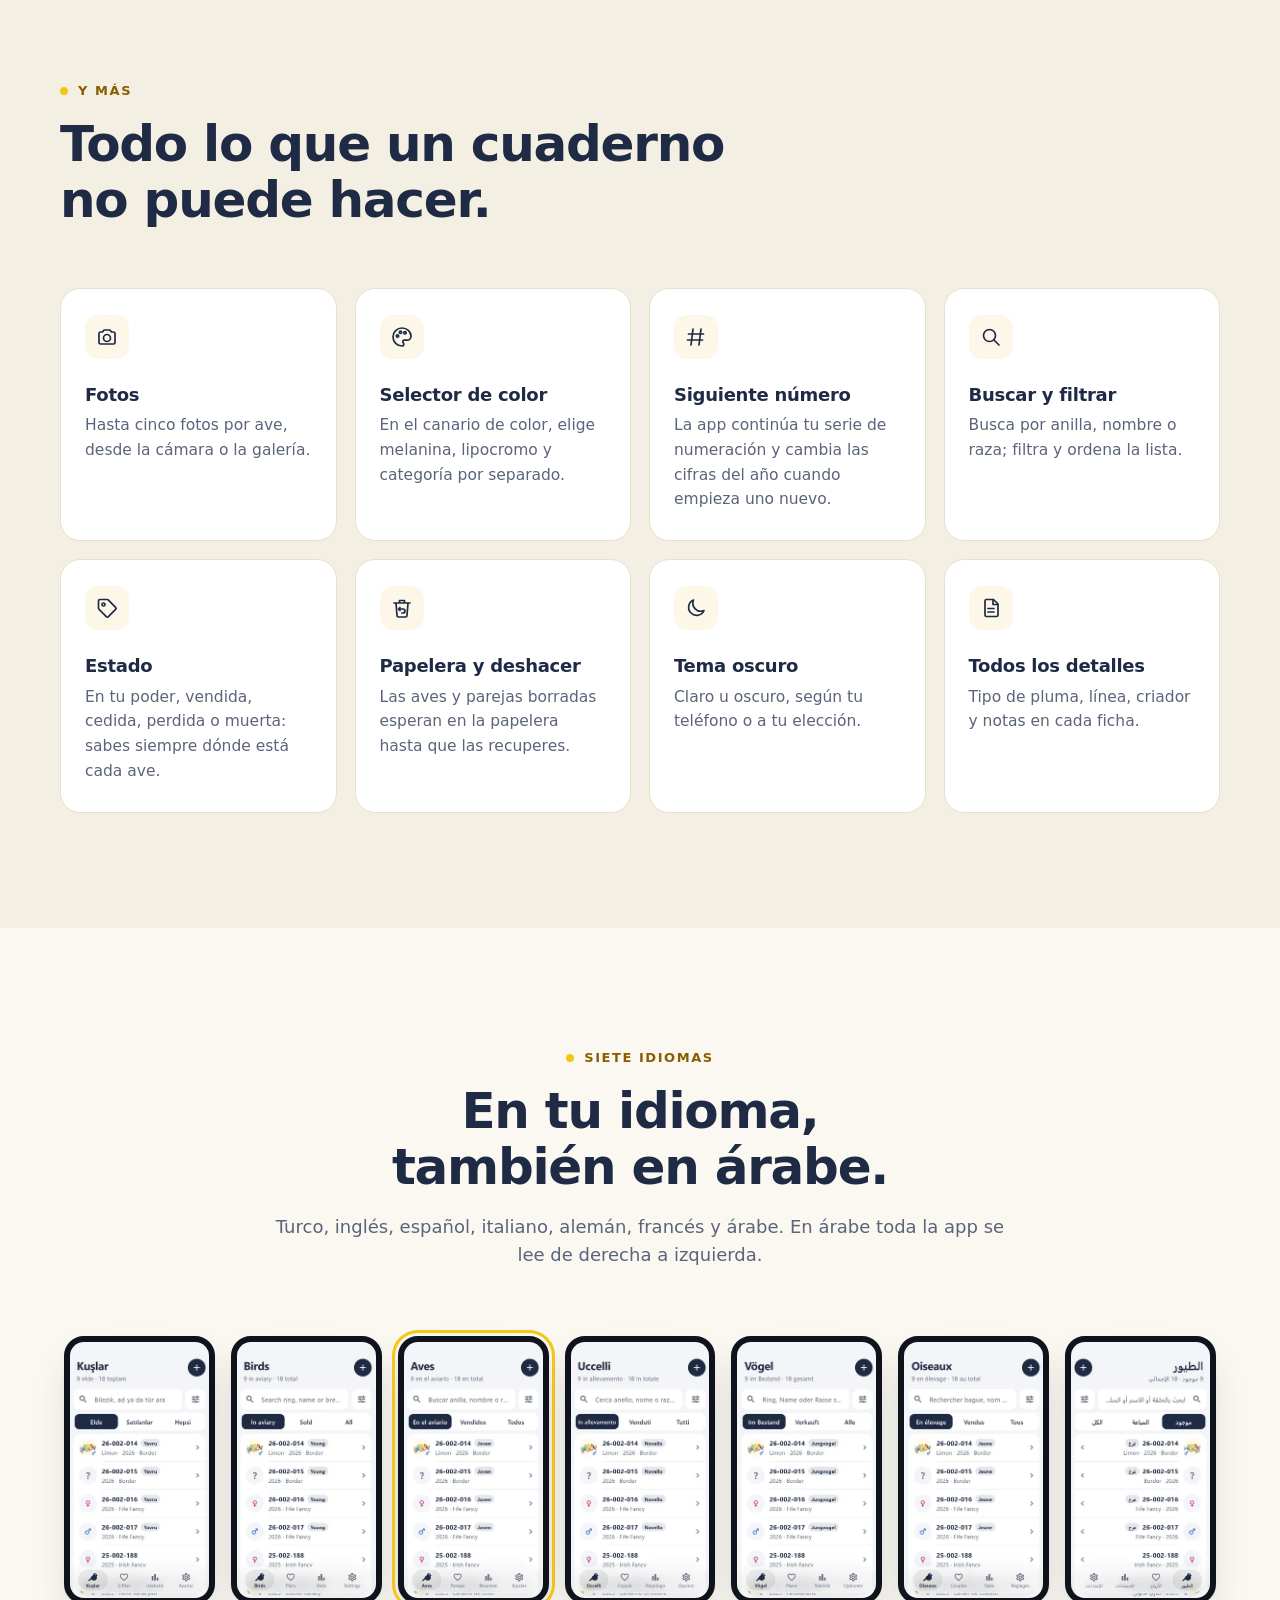
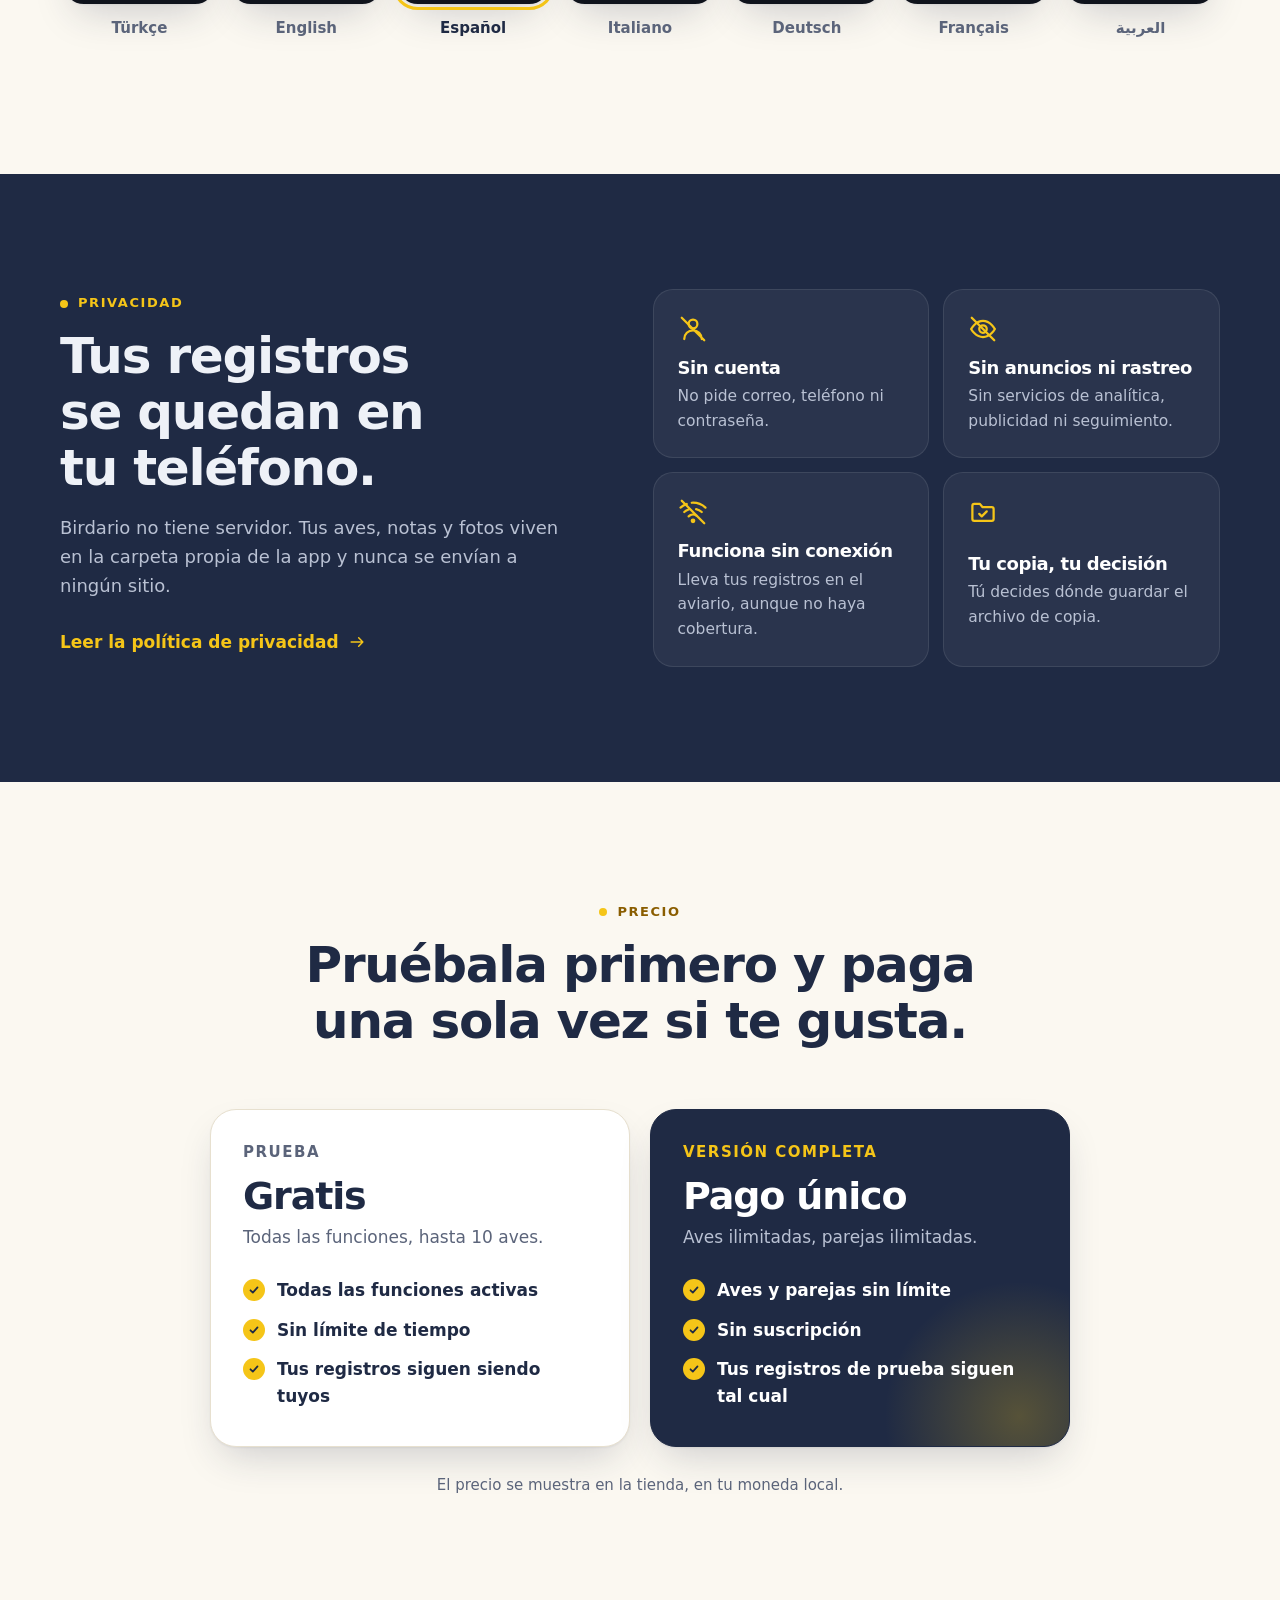
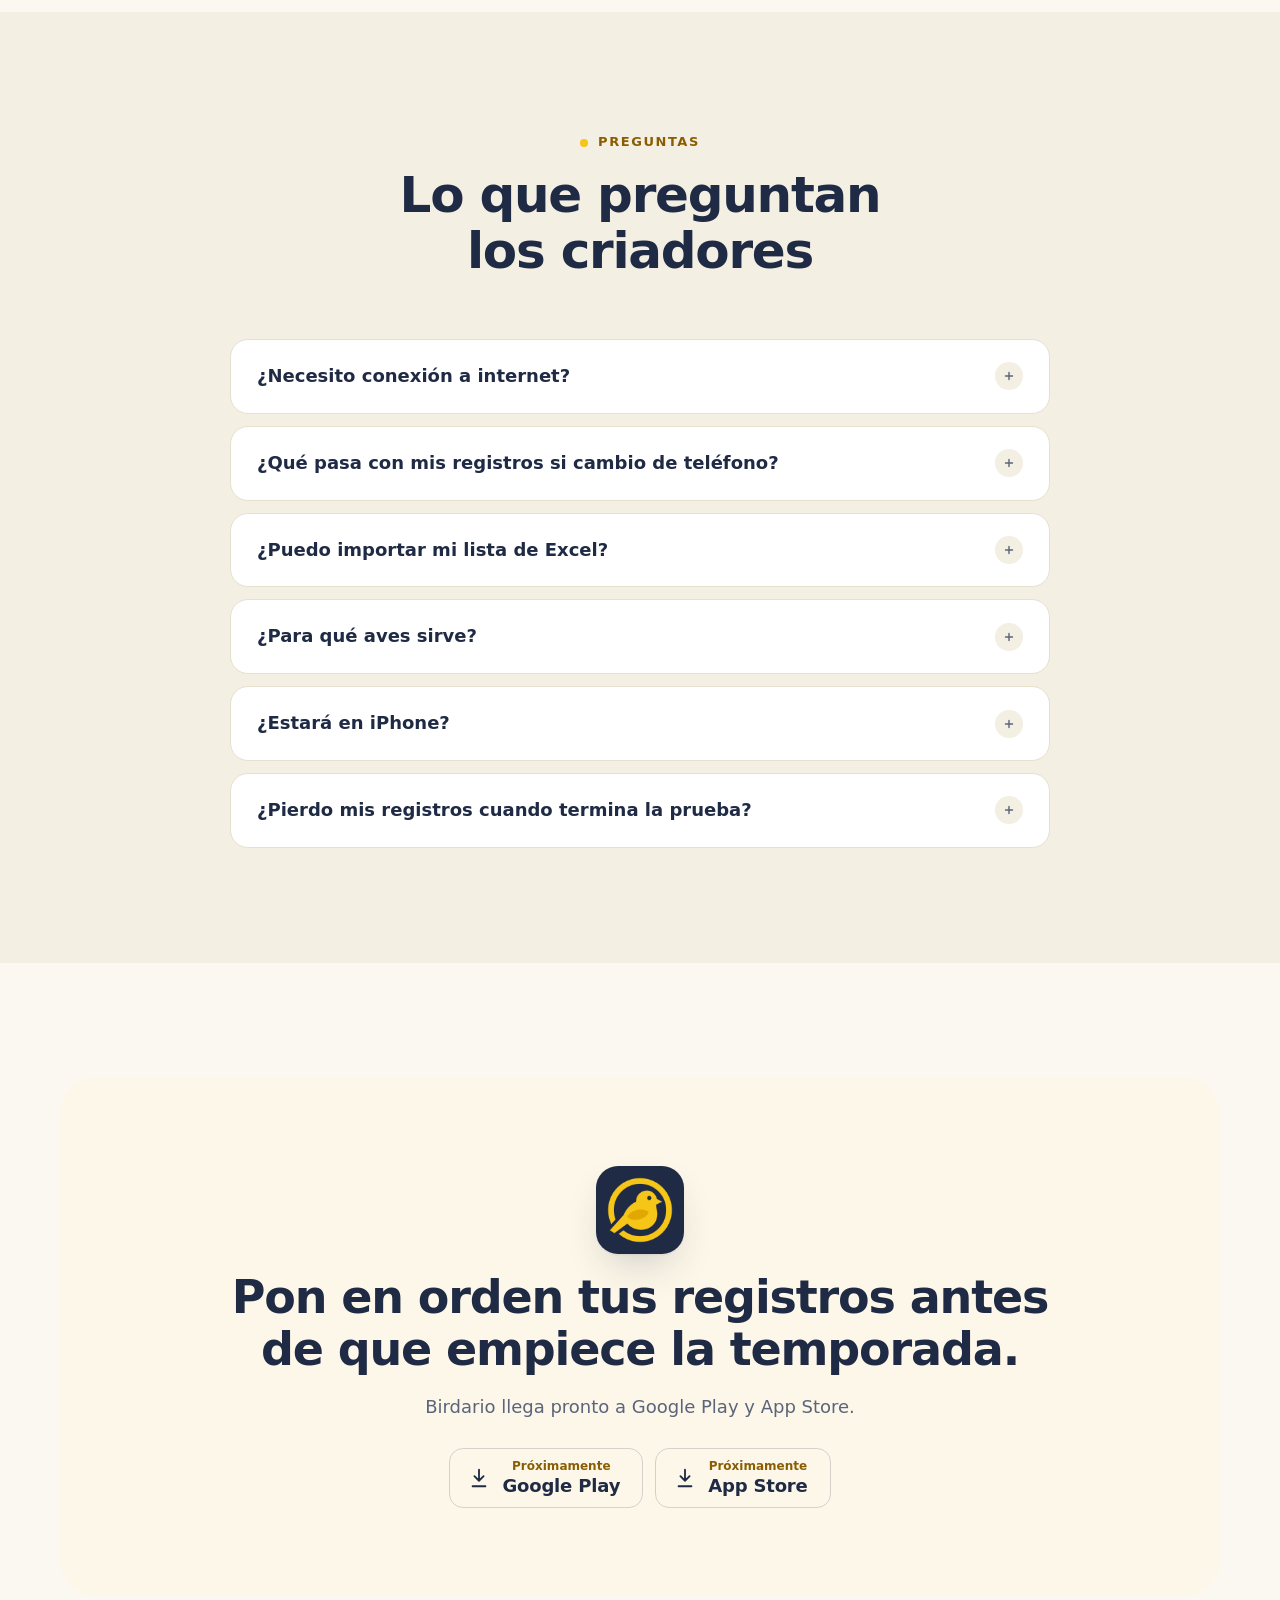
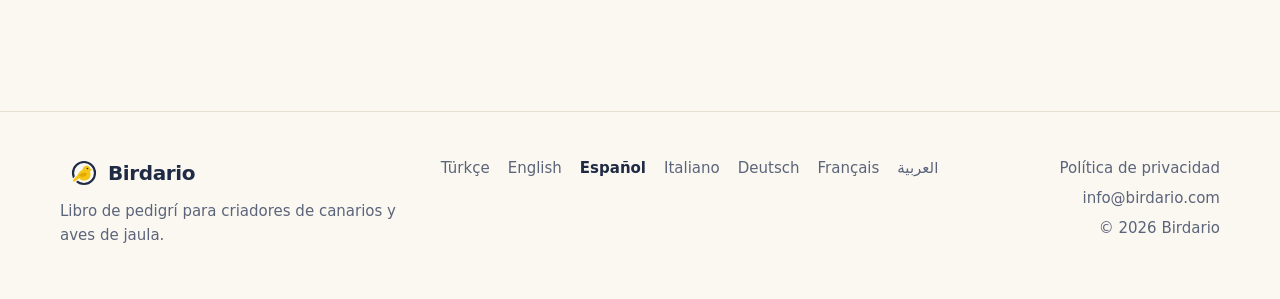
<file: es/index.html>
<!doctype html>
<html lang="es" dir="ltr">
<head>
<meta charset="utf-8">
<meta name="viewport" content="width=device-width, initial-scale=1">
<title>Birdario – Libro de pedigrí para canarios y aves de jaula</title>
<meta name="description" content="Fichas de aves, parejas, crías y un pedigrí de tres generaciones en una sola app. Tus registros se quedan en tu teléfono: sin cuenta, sin anuncios.">
<meta name="theme-color" content="#FBF8F1" media="(prefers-color-scheme: light)">
<meta name="theme-color" content="#11151F" media="(prefers-color-scheme: dark)">
<meta name="color-scheme" content="light dark">
<meta property="og:type" content="website">
<meta property="og:site_name" content="Birdario">
<meta property="og:title" content="Birdario – Libro de pedigrí para canarios y aves de jaula">
<meta property="og:description" content="Fichas de aves, parejas, crías y un pedigrí de tres generaciones en una sola app. Tus registros se quedan en tu teléfono: sin cuenta, sin anuncios.">
<meta name="twitter:card" content="summary_large_image">
<link rel="canonical" href="https://birdario.com/es/">
<link rel="alternate" hreflang="tr" href="https://birdario.com/tr/">
<link rel="alternate" hreflang="en" href="https://birdario.com/en/">
<link rel="alternate" hreflang="es" href="https://birdario.com/es/">
<link rel="alternate" hreflang="it" href="https://birdario.com/it/">
<link rel="alternate" hreflang="de" href="https://birdario.com/de/">
<link rel="alternate" hreflang="fr" href="https://birdario.com/fr/">
<link rel="alternate" hreflang="ar" href="https://birdario.com/ar/">
<link rel="alternate" hreflang="x-default" href="https://birdario.com/">
<meta property="og:url" content="https://birdario.com/es/">
<meta property="og:image" content="https://birdario.com/assets/img/og.png">
<link rel="icon" href="../assets/img/icon.svg" type="image/svg+xml">
<link rel="icon" href="../assets/img/icon-96.png" sizes="96x96" type="image/png">
<link rel="apple-touch-icon" href="../assets/img/apple-touch-icon.png">
<link rel="stylesheet" href="../assets/style.css">
<script>document.documentElement.classList.add('js')</script>
<script src="../assets/site.js" defer></script>
</head>
<body>
<a class="skip" href="#main">Saltar al contenido</a>

<header class="top">
  <div class="wrap top-in">
    <a class="brand" href="./" aria-label="Birdario">
      <picture><source srcset="../assets/img/mark-dark.svg" media="(prefers-color-scheme: dark)"><img class="brand-mark" src="../assets/img/mark.svg" width="34" height="34" alt=""></picture>
      <span>Birdario</span>
    </a>
    <nav class="nav" aria-label="Birdario">
      <a href="#how">Cómo funciona</a>
      <a href="#features">Funciones</a>
      <a href="#privacy">Privacidad</a>
      <a href="#pricing">Precio</a>
      <a href="#faq">Preguntas</a>
    </nav>
    <details class="lang">
      <summary aria-label="Idioma">
        <svg viewBox="0 0 24 24" aria-hidden="true"><circle cx="12" cy="12" r="9"/><path d="M3 12h18M12 3c2.5 2.6 3.8 5.6 3.8 9s-1.3 6.4-3.8 9c-2.5-2.6-3.8-5.6-3.8-9S9.5 5.6 12 3Z"/></svg>
        <span>Español</span>
      </summary>
      <ul><li><a href="../tr/" hreflang="tr" lang="tr" data-lang="tr">Türkçe</a></li><li><a href="../en/" hreflang="en" lang="en" data-lang="en">English</a></li><li><a href="../es/" hreflang="es" lang="es" data-lang="es" aria-current="page">Español</a></li><li><a href="../it/" hreflang="it" lang="it" data-lang="it">Italiano</a></li><li><a href="../de/" hreflang="de" lang="de" data-lang="de">Deutsch</a></li><li><a href="../fr/" hreflang="fr" lang="fr" data-lang="fr">Français</a></li><li><a href="../ar/" hreflang="ar" lang="ar" data-lang="ar">العربية</a></li></ul>
    </details>
  </div>
</header>

<main id="main">

<section class="hero">
  <div class="wrap hero-in">
    <div class="hero-copy">
      <p class="eyebrow">Para criadores de canarios y aves de jaula</p>
      <h1>Tu libro de cría, <mark>ahora en el bolsillo.</mark></h1>
      <p class="lead">Registra cada ave por su número, enlaza sus padres y el pedigrí se construye solo. Parejas, crías y estadísticas en un solo lugar.</p>
      <div class="stores"><span class="store is-soon" aria-disabled="true"><svg viewBox="0 0 24 24" aria-hidden="true"><path d="M12 3v12m0 0-5-5m5 5 5-5M5 21h14"/></svg><span><small>Próximamente</small>Google Play</span></span><span class="store is-soon" aria-disabled="true"><svg viewBox="0 0 24 24" aria-hidden="true"><path d="M12 3v12m0 0-5-5m5 5 5-5M5 21h14"/></svg><span><small>Próximamente</small>App Store</span></span></div>
      <ul class="trust">
        <li><svg viewBox="0 0 24 24" aria-hidden="true"><path d="m5 12.5 4.5 4.5L19 7.5"/></svg>Sin cuenta</li>
        <li><svg viewBox="0 0 24 24" aria-hidden="true"><path d="m5 12.5 4.5 4.5L19 7.5"/></svg>Sin anuncios</li>
        <li><svg viewBox="0 0 24 24" aria-hidden="true"><path d="m5 12.5 4.5 4.5L19 7.5"/></svg>Funciona sin conexión</li>
      </ul>
    </div>
    <div class="hero-art">
      <div class="sun" aria-hidden="true"></div>
      <img class="birds" src="../assets/img/birds.webp" width="900" height="650" alt="Un periquito, un canario y un jilguero en una rama">
      <figure class="phone phone-back"><img src="../assets/img/screens/es/05-koyu.webp" width="600" height="1067" alt="Lista de aves con tema oscuro"></figure>
      <figure class="phone phone-front"><img src="../assets/img/screens/es/01-kuslar.webp" width="600" height="1067" alt="Lista de aves de Birdario"></figure>
    </div>
  </div>
</section>

<section class="how" id="how">
  <div class="wrap">
    <header class="head reveal">
      <p class="eyebrow">Cómo funciona</p>
      <h2>El orden de un cuaderno, sin montones de papel.</h2>
    </header>
    <ol class="steps">
      <li class="reveal"><span class="step-n">1</span><h3>Registra el ave</h3><p>Anilla oficial o tu propio número, sexo, raza, año de nacimiento y foto. La app te sugiere el siguiente número.</p></li>
      <li class="reveal"><span class="step-n">2</span><h3>Enlaza los padres</h3><p>Elige el padre y la madre de tu lista. Forma parejas y registra las crías de la temporada de una vez.</p></li>
      <li class="reveal"><span class="step-n">3</span><h3>El pedigrí, listo</h3><p>Tres generaciones en una pantalla. Toca un antepasado para abrir su ficha y comparte el pedigrí en PDF.</p></li>
    </ol>
  </div>
</section>

<section class="spots" id="features">
  <div class="wrap">
    <article class="spot reveal">
      <div class="spot-copy">
        <p class="eyebrow">Pedigrí</p>
        <h2>Tres generaciones de un vistazo.</h2>
        <p>Enlazas los padres una vez y Birdario hace el resto. Cada antepasado es una ficha que puedes abrir, y la ficha de pedigrí sale en PDF lista para imprimir.</p>
        <ul class="ticks"><li>Toca un antepasado para abrir su ficha</li><li>Ficha de pedigrí en PDF para compartir</li><li>Las crías aparecen en la ficha de sus padres</li></ul>
      </div>
      <div class="spot-art tone-a"><figure class="phone"><img src="../assets/img/screens/es/02-soy-agaci.webp" width="600" height="1067" loading="lazy" alt="Pedigrí de tres generaciones"></figure></div>
    </article>
    <article class="spot reveal">
      <div class="spot-copy">
        <p class="eyebrow">Parejas y crías</p>
        <h2>Toda la temporada en una pantalla.</h2>
        <p>Empareja macho y hembra y anota la jaula. Registra las crías todas a la vez, no una a una; los números se rellenan en orden.</p>
        <ul class="ticks"><li>Aviso de parentesco si dos aves comparten antepasado</li><li>Registro de crías en bloque con los números siguientes</li><li>Ordenado por temporada y jaula</li></ul>
      </div>
      <div class="spot-art tone-b"><figure class="phone"><img src="../assets/img/screens/es/03-cift.webp" width="600" height="1067" loading="lazy" alt="Ficha de pareja con aviso de parentesco y crías"></figure></div>
    </article>
    <article class="spot reveal">
      <div class="spot-copy">
        <p class="eyebrow">Estadísticas y ventas</p>
        <h2>Tu criadero y tus ventas en cifras.</h2>
        <p>Aves presentes, crías del año y parejas de la temporada de un vistazo. Anota el precio al vender un ave; tus ventas se suman por mes, raza y comprador.</p>
        <ul class="ticks"><li>Totales de aves, crías y parejas; reparto por sexo y raza</li><li>Precio de venta, total anual y precio medio</li><li>Ventas por mes, raza y comprador</li></ul>
      </div>
      <div class="spot-art tone-c"><figure class="phone"><img src="../assets/img/screens/es/07-satislar.webp" width="600" height="1067" loading="lazy" alt="Pantalla del resumen de ventas"></figure></div>
    </article>
    <article class="spot reveal">
      <div class="spot-copy">
        <p class="eyebrow">Tus datos</p>
        <h2>Importa, exporta, haz copias.</h2>
        <p>Exporta tus registros a Excel, añade filas nuevas con el mismo formato y vuelve a importarlas. Una copia de seguridad reúne todos los registros y fotos en un solo archivo.</p>
        <ul class="ticks"><li>Importación de Excel con resumen antes de guardar</li><li>Exportación a Excel de todos los registros</li><li>Copia y restauración en un archivo, con fotos</li></ul>
      </div>
      <div class="spot-art tone-d"><figure class="phone"><img src="../assets/img/screens/es/06-ayarlar.webp" width="600" height="1067" loading="lazy" alt="Copia de seguridad, Excel e idioma en Ajustes"></figure></div>
    </article>
  </div>
</section>

<section class="more">
  <div class="wrap">
    <header class="head reveal">
      <p class="eyebrow">Y más</p>
      <h2>Todo lo que un cuaderno no puede hacer.</h2>
    </header>
    <ul class="grid">
      <li class="reveal"><svg viewBox="0 0 24 24" aria-hidden="true"><path d="M4 8.5A1.5 1.5 0 0 1 5.5 7h2l1.5-2h6l1.5 2h2A1.5 1.5 0 0 1 20 8.5v9a1.5 1.5 0 0 1-1.5 1.5h-13A1.5 1.5 0 0 1 4 17.5Z"/><circle cx="12" cy="13" r="3.5"/></svg><h3>Fotos</h3><p>Hasta cinco fotos por ave, desde la cámara o la galería.</p></li>
      <li class="reveal"><svg viewBox="0 0 24 24" aria-hidden="true"><path d="M12 3a9 9 0 1 0 0 18c1.2 0 1.8-.8 1.8-1.7 0-1.3-1-1.6-1-2.6 0-.9.7-1.5 1.6-1.5H17a4 4 0 0 0 4-4c0-4.5-4-8.2-9-8.2Z"/><circle cx="7.5" cy="11" r="1.2"/><circle cx="10.5" cy="7.3" r="1.2"/><circle cx="15" cy="7.8" r="1.2"/></svg><h3>Selector de color</h3><p>En el canario de color, elige melanina, lipocromo y categoría por separado.</p></li>
      <li class="reveal"><svg viewBox="0 0 24 24" aria-hidden="true"><path d="M9 4 7 20M17 4l-2 16M4.5 9h15M3.5 15h15"/></svg><h3>Siguiente número</h3><p>La app continúa tu serie de numeración y cambia las cifras del año cuando empieza uno nuevo.</p></li>
      <li class="reveal"><svg viewBox="0 0 24 24" aria-hidden="true"><circle cx="10.5" cy="10.5" r="6"/><path d="m15 15 5 5"/></svg><h3>Buscar y filtrar</h3><p>Busca por anilla, nombre o raza; filtra y ordena la lista.</p></li>
      <li class="reveal"><svg viewBox="0 0 24 24" aria-hidden="true"><path d="M3.5 12.2V5a1.5 1.5 0 0 1 1.5-1.5h7.2a1.5 1.5 0 0 1 1 .4l7.4 7.4a1.5 1.5 0 0 1 0 2.1l-7.2 7.2a1.5 1.5 0 0 1-2.1 0l-7.4-7.4a1.5 1.5 0 0 1-.4-1Z"/><circle cx="8.5" cy="8.5" r="1.5"/></svg><h3>Estado</h3><p>En tu poder, vendida, cedida, perdida o muerta: sabes siempre dónde está cada ave.</p></li>
      <li class="reveal"><svg viewBox="0 0 24 24" aria-hidden="true"><path d="M4 7h16M9.5 7V4.5h5V7M6 7l1 12.5A1.5 1.5 0 0 0 8.5 21h7a1.5 1.5 0 0 0 1.5-1.5L18 7"/><path d="M10 11.5l-1.5 1.5L10 14.5M8.5 13h4.5a2 2 0 0 1 0 4h-1"/></svg><h3>Papelera y deshacer</h3><p>Las aves y parejas borradas esperan en la papelera hasta que las recuperes.</p></li>
      <li class="reveal"><svg viewBox="0 0 24 24" aria-hidden="true"><path d="M20 14.5A8 8 0 0 1 9.5 4a8 8 0 1 0 10.5 10.5Z"/></svg><h3>Tema oscuro</h3><p>Claro u oscuro, según tu teléfono o a tu elección.</p></li>
      <li class="reveal"><svg viewBox="0 0 24 24" aria-hidden="true"><path d="M7 3.5h7.5L19 8v11a1.5 1.5 0 0 1-1.5 1.5h-10A1.5 1.5 0 0 1 6 19V5a1.5 1.5 0 0 1 1-1.5Z"/><path d="M14 3.5V8.5h5M9 12.5h6M9 16h6"/></svg><h3>Todos los detalles</h3><p>Tipo de pluma, línea, criador y notas en cada ficha.</p></li>
    </ul>
  </div>
</section>

<section class="langs">
  <div class="wrap">
    <header class="head reveal">
      <p class="eyebrow">Siete idiomas</p>
      <h2>En tu idioma, también en árabe.</h2>
      <p>Turco, inglés, español, italiano, alemán, francés y árabe. En árabe toda la app se lee de derecha a izquierda.</p>
    </header>
    <div class="strip reveal"><a class="mini" href="../tr/" hreflang="tr" data-lang="tr"><span class="mini-phone"><img src="../assets/img/screens/tr/01-kuslar-k.webp" width="300" height="533" loading="lazy" alt="Lista de aves – Türkçe"></span><span class="mini-name" lang="tr">Türkçe</span></a><a class="mini" href="../en/" hreflang="en" data-lang="en"><span class="mini-phone"><img src="../assets/img/screens/en/01-kuslar-k.webp" width="300" height="533" loading="lazy" alt="Lista de aves – English"></span><span class="mini-name" lang="en">English</span></a><a class="mini is-current" href="../es/" hreflang="es" data-lang="es"><span class="mini-phone"><img src="../assets/img/screens/es/01-kuslar-k.webp" width="300" height="533" loading="lazy" alt="Lista de aves – Español"></span><span class="mini-name" lang="es">Español</span></a><a class="mini" href="../it/" hreflang="it" data-lang="it"><span class="mini-phone"><img src="../assets/img/screens/it/01-kuslar-k.webp" width="300" height="533" loading="lazy" alt="Lista de aves – Italiano"></span><span class="mini-name" lang="it">Italiano</span></a><a class="mini" href="../de/" hreflang="de" data-lang="de"><span class="mini-phone"><img src="../assets/img/screens/de/01-kuslar-k.webp" width="300" height="533" loading="lazy" alt="Lista de aves – Deutsch"></span><span class="mini-name" lang="de">Deutsch</span></a><a class="mini" href="../fr/" hreflang="fr" data-lang="fr"><span class="mini-phone"><img src="../assets/img/screens/fr/01-kuslar-k.webp" width="300" height="533" loading="lazy" alt="Lista de aves – Français"></span><span class="mini-name" lang="fr">Français</span></a><a class="mini" href="../ar/" hreflang="ar" data-lang="ar"><span class="mini-phone"><img src="../assets/img/screens/ar/01-kuslar-k.webp" width="300" height="533" loading="lazy" alt="Lista de aves – العربية"></span><span class="mini-name" lang="ar">العربية</span></a></div>
  </div>
</section>

<section class="privacy" id="privacy">
  <div class="wrap privacy-in">
    <div class="privacy-copy reveal">
      <p class="eyebrow">Privacidad</p>
      <h2>Tus registros se quedan en tu teléfono.</h2>
      <p>Birdario no tiene servidor. Tus aves, notas y fotos viven en la carpeta propia de la app y nunca se envían a ningún sitio.</p>
      <a class="arrow-link" href="../privacy/">Leer la política de privacidad<svg viewBox="0 0 24 24" aria-hidden="true"><path d="M5 12h14m-5-5 5 5-5 5"/></svg></a>
    </div>
    <ul class="privacy-list">
      <li class="reveal"><svg viewBox="0 0 24 24" aria-hidden="true"><circle cx="12" cy="8" r="3.5"/><path d="M5 20a7 7 0 0 1 14 0M3 3l18 18"/></svg><div><h3>Sin cuenta</h3><p>No pide correo, teléfono ni contraseña.</p></div></li>
      <li class="reveal"><svg viewBox="0 0 24 24" aria-hidden="true"><path d="M2.5 12S6 5.5 12 5.5 21.5 12 21.5 12 18 18.5 12 18.5 2.5 12 2.5 12Z"/><circle cx="12" cy="12" r="3"/><path d="M3 3l18 18"/></svg><div><h3>Sin anuncios ni rastreo</h3><p>Sin servicios de analítica, publicidad ni seguimiento.</p></div></li>
      <li class="reveal"><svg viewBox="0 0 24 24" aria-hidden="true"><path d="M2 8.5a15 15 0 0 1 5-2.9M22 8.5A15 15 0 0 0 11 4.6M5 12a10 10 0 0 1 3.5-2M19 12a10 10 0 0 0-4.5-2.3M8.5 15.5a5 5 0 0 1 6.5-.4"/><circle cx="12" cy="19" r="1"/><path d="M3 3l18 18"/></svg><div><h3>Funciona sin conexión</h3><p>Lleva tus registros en el aviario, aunque no haya cobertura.</p></div></li>
      <li class="reveal"><svg viewBox="0 0 24 24" aria-hidden="true"><path d="M3.5 7A1.5 1.5 0 0 1 5 5.5h4.5l2 2.5H19A1.5 1.5 0 0 1 20.5 9.5v8A1.5 1.5 0 0 1 19 19H5a1.5 1.5 0 0 1-1.5-1.5Z"/><path d="m9 13.5 2 2 4-4"/></svg><div><h3>Tu copia, tu decisión</h3><p>Tú decides dónde guardar el archivo de copia.</p></div></li>
    </ul>
  </div>
</section>

<section class="pricing" id="pricing">
  <div class="wrap">
    <header class="head reveal">
      <p class="eyebrow">Precio</p>
      <h2>Pruébala primero y paga una sola vez si te gusta.</h2>
    </header>
    <div class="plans">
      <article class="plan reveal">
        <h3>Prueba</h3>
        <p class="plan-price">Gratis</p>
        <p class="plan-desc">Todas las funciones, hasta 10 aves.</p>
        <ul class="ticks"><li>Todas las funciones activas</li><li>Sin límite de tiempo</li><li>Tus registros siguen siendo tuyos</li></ul>
      </article>
      <article class="plan plan-full reveal">
        <h3>Versión completa</h3>
        <p class="plan-price">Pago único</p>
        <p class="plan-desc">Aves ilimitadas, parejas ilimitadas.</p>
        <ul class="ticks"><li>Aves y parejas sin límite</li><li>Sin suscripción</li><li>Tus registros de prueba siguen tal cual</li></ul>
      </article>
    </div>
    <p class="note reveal">El precio se muestra en la tienda, en tu moneda local.</p>
  </div>
</section>

<section class="faq" id="faq">
  <div class="wrap faq-in">
    <header class="head reveal">
      <p class="eyebrow">Preguntas</p>
      <h2>Lo que preguntan los criadores</h2>
    </header>
    <div class="qa">
      <details class="reveal"><summary>¿Necesito conexión a internet?</summary><p>No. Birdario no se conecta a internet para funcionar; tus registros están en tu teléfono. Solo la compra de la versión completa necesita conexión con la tienda.</p></details>
      <details class="reveal"><summary>¿Qué pasa con mis registros si cambio de teléfono?</summary><p>Haz una copia de seguridad en Ajustes: todos los registros y fotos van a un solo archivo. Pásalo al teléfono nuevo y restáuralo.</p></details>
      <details class="reveal"><summary>¿Puedo importar mi lista de Excel?</summary><p>Sí, con el formato de Excel de Birdario. Exporta primero tus registros a Excel, rellena tu lista bajo los mismos encabezados sin cambiar la primera fila e impórtala. Birdario te muestra un resumen de lo que se añadirá antes de guardar y omite las aves que ya están registradas.</p></details>
      <details class="reveal"><summary>¿Para qué aves sirve?</summary><p>Razas de canario como el canario de color, Border, Gloster, Fife Fancy, Yorkshire, Timbrado y Roller ya están en la lista. Para cualquier otra ave de jaula, basta con escribir el nombre de la raza.</p></details>
      <details class="reveal"><summary>¿Estará en iPhone?</summary><p>Birdario se está preparando para Android y iPhone y se publicará en ambas tiendas.</p></details>
      <details class="reveal"><summary>¿Pierdo mis registros cuando termina la prueba?</summary><p>No. Al llegar al límite de prueba no puedes añadir aves nuevas, pero tus registros se conservan. Con la versión completa sigues donde lo dejaste.</p></details>
    </div>
  </div>
</section>

<section class="cta">
  <div class="wrap cta-in reveal">
    <img class="cta-icon" src="../assets/img/icon-512.png" width="512" height="512" loading="lazy" alt="">
    <h2>Pon en orden tus registros antes de que empiece la temporada.</h2>
    <p>Birdario llega pronto a Google Play y App Store.</p>
    <div class="stores"><span class="store is-soon" aria-disabled="true"><svg viewBox="0 0 24 24" aria-hidden="true"><path d="M12 3v12m0 0-5-5m5 5 5-5M5 21h14"/></svg><span><small>Próximamente</small>Google Play</span></span><span class="store is-soon" aria-disabled="true"><svg viewBox="0 0 24 24" aria-hidden="true"><path d="M12 3v12m0 0-5-5m5 5 5-5M5 21h14"/></svg><span><small>Próximamente</small>App Store</span></span></div>
  </div>
</section>

</main>

<footer class="foot">
  <div class="wrap foot-in">
    <div class="foot-brand">
      <a class="brand" href="./"><picture><source srcset="../assets/img/mark-dark.svg" media="(prefers-color-scheme: dark)"><img class="brand-mark" src="../assets/img/mark.svg" width="28" height="28" alt=""></picture><span>Birdario</span></a>
      <p>Libro de pedigrí para criadores de canarios y aves de jaula.</p>
    </div>
    <ul class="foot-langs" aria-label="Idioma"><li><a href="../tr/" hreflang="tr" lang="tr" data-lang="tr">Türkçe</a></li><li><a href="../en/" hreflang="en" lang="en" data-lang="en">English</a></li><li><a href="../es/" hreflang="es" lang="es" data-lang="es" aria-current="page">Español</a></li><li><a href="../it/" hreflang="it" lang="it" data-lang="it">Italiano</a></li><li><a href="../de/" hreflang="de" lang="de" data-lang="de">Deutsch</a></li><li><a href="../fr/" hreflang="fr" lang="fr" data-lang="fr">Français</a></li><li><a href="../ar/" hreflang="ar" lang="ar" data-lang="ar">العربية</a></li></ul>
    <div class="foot-meta">
      <a href="../privacy/">Política de privacidad</a>
      <a href="mailto:info@birdario.com">info@birdario.com</a>
      <span>© 2026 Birdario</span>
    </div>
  </div>
</footer>
</body>
</html>
</file>
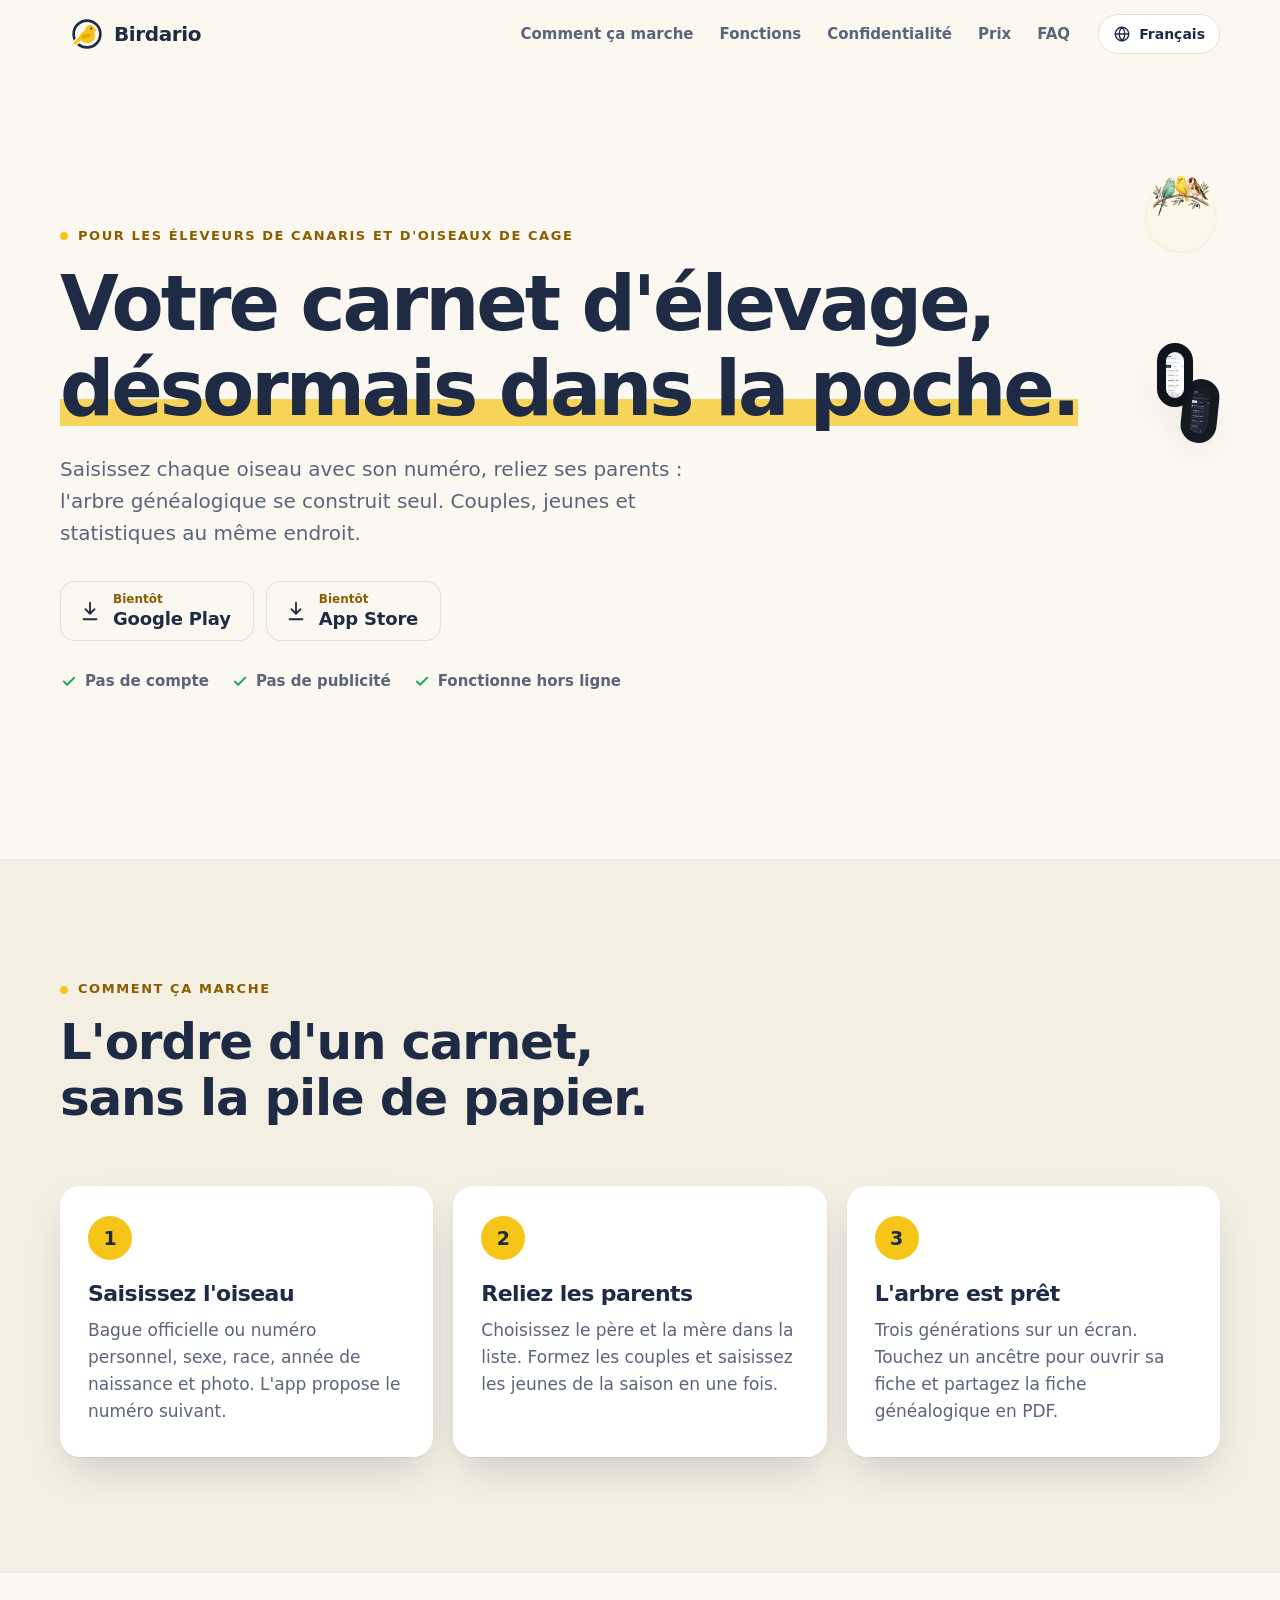
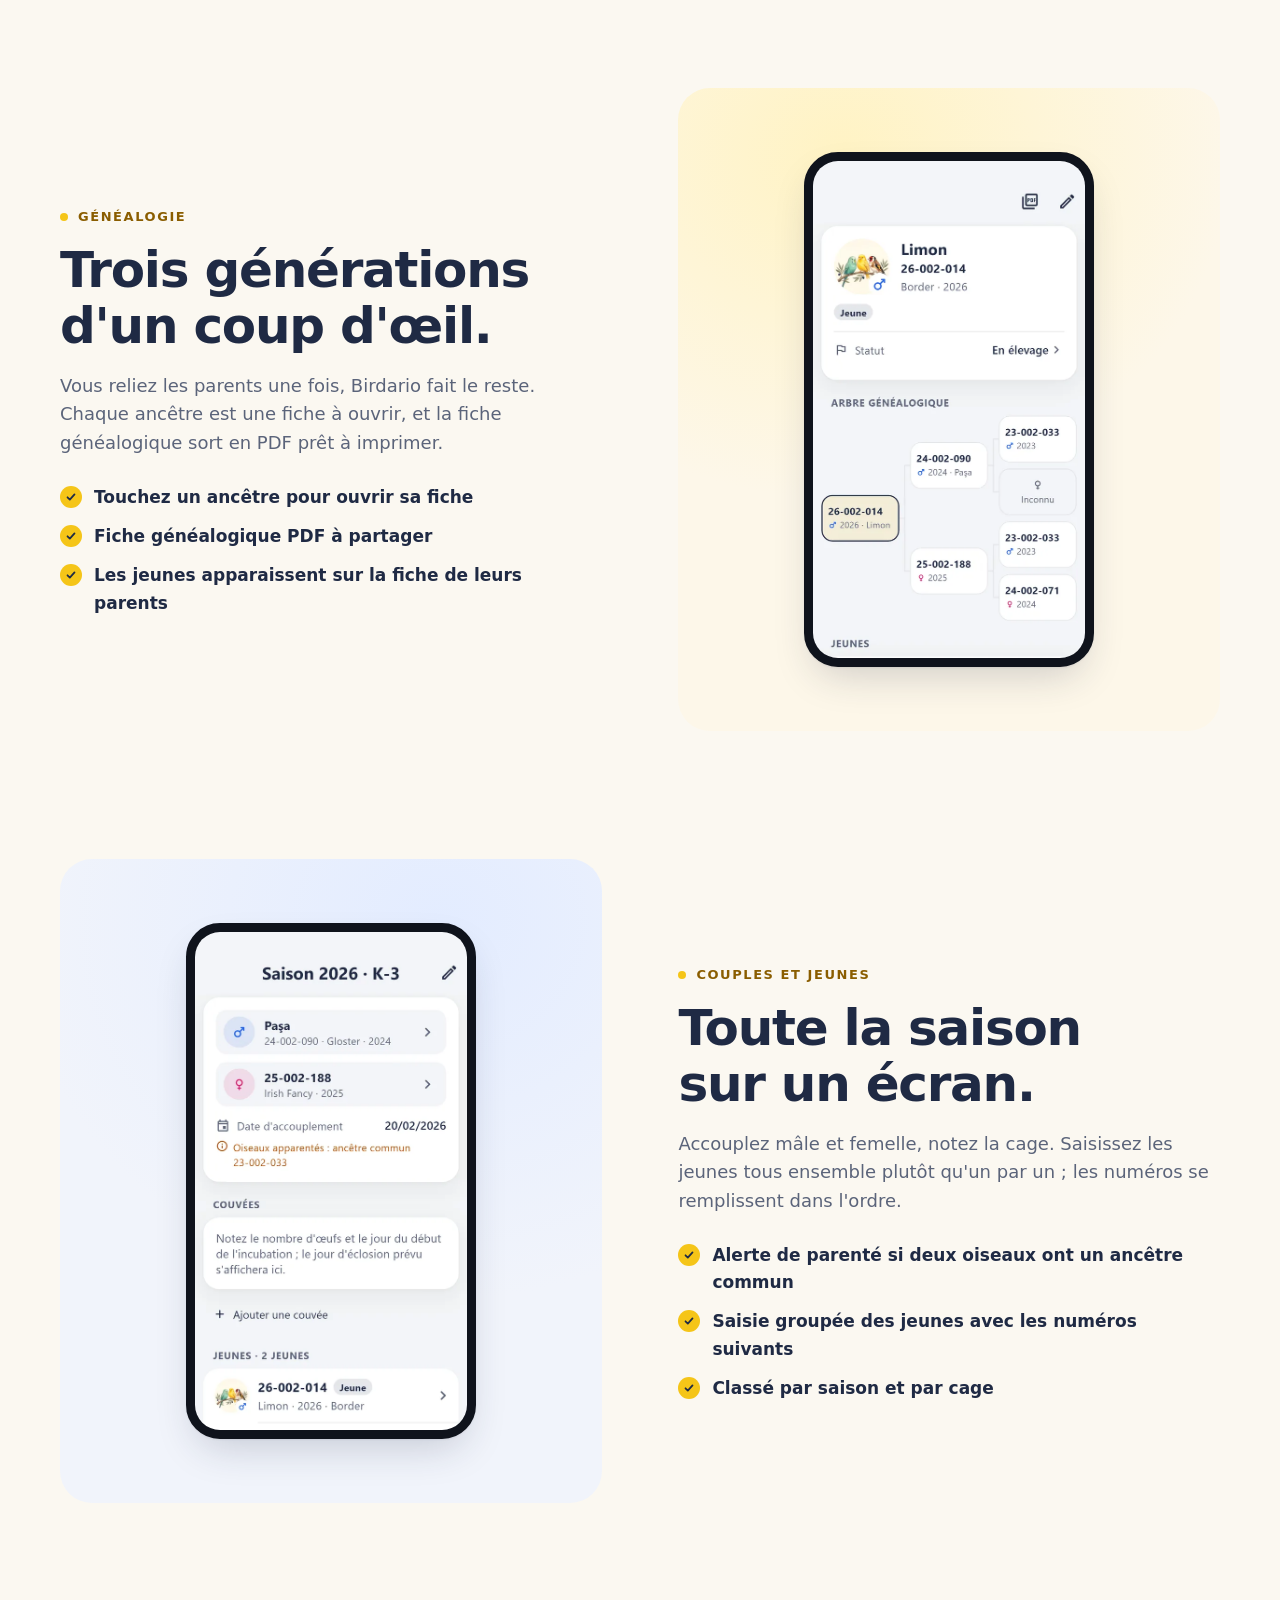
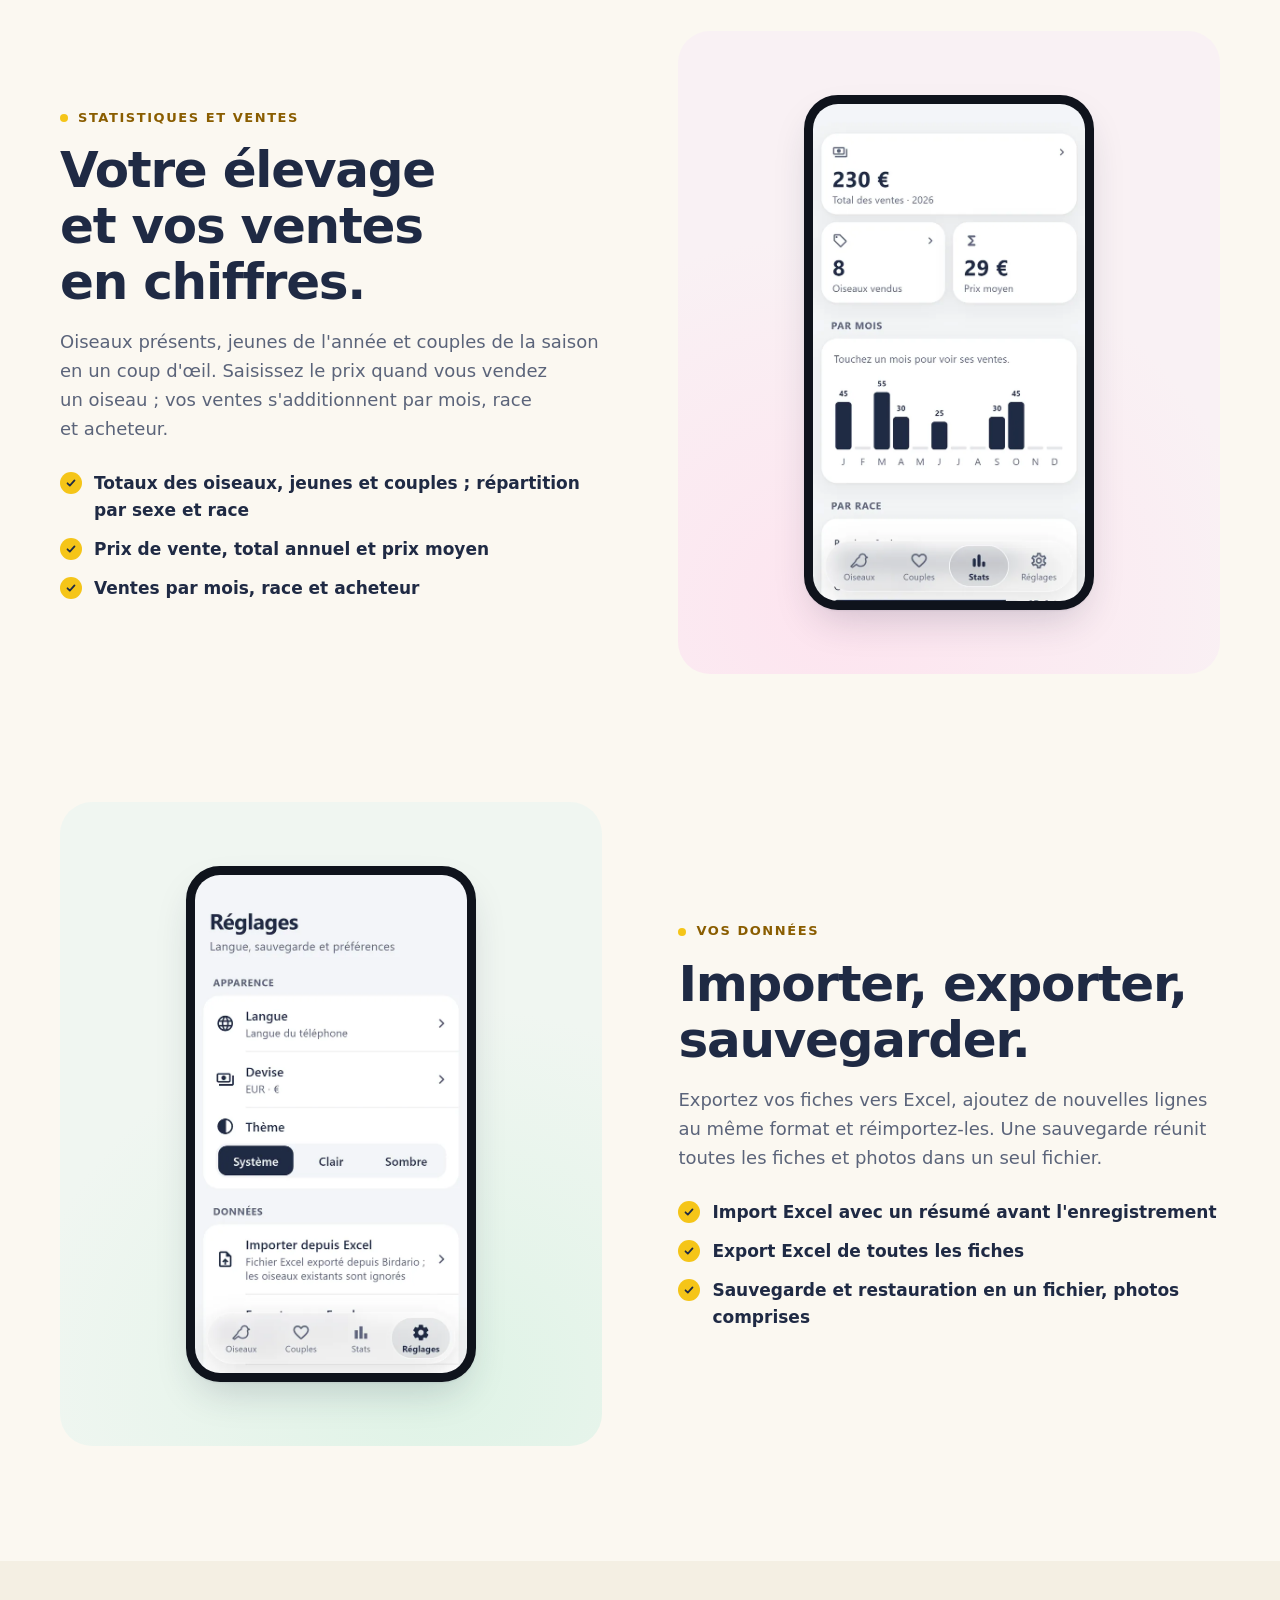
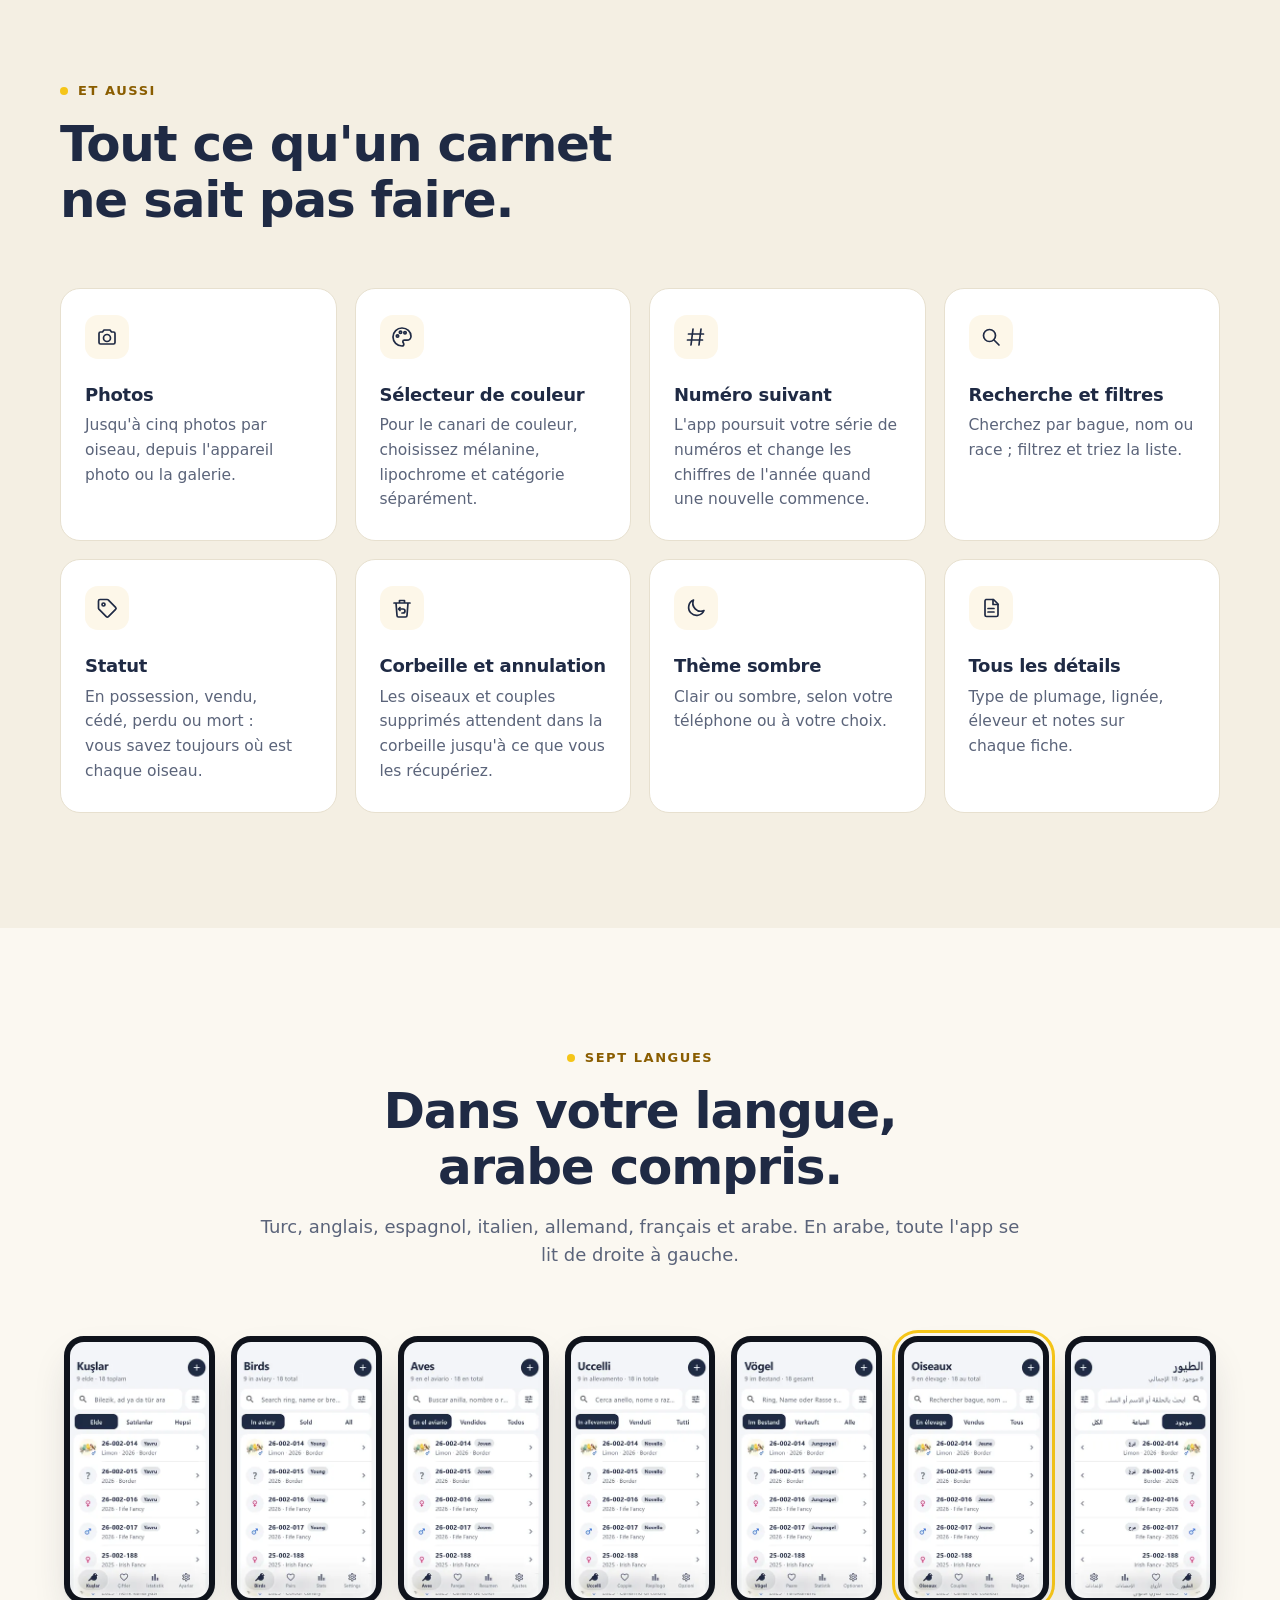
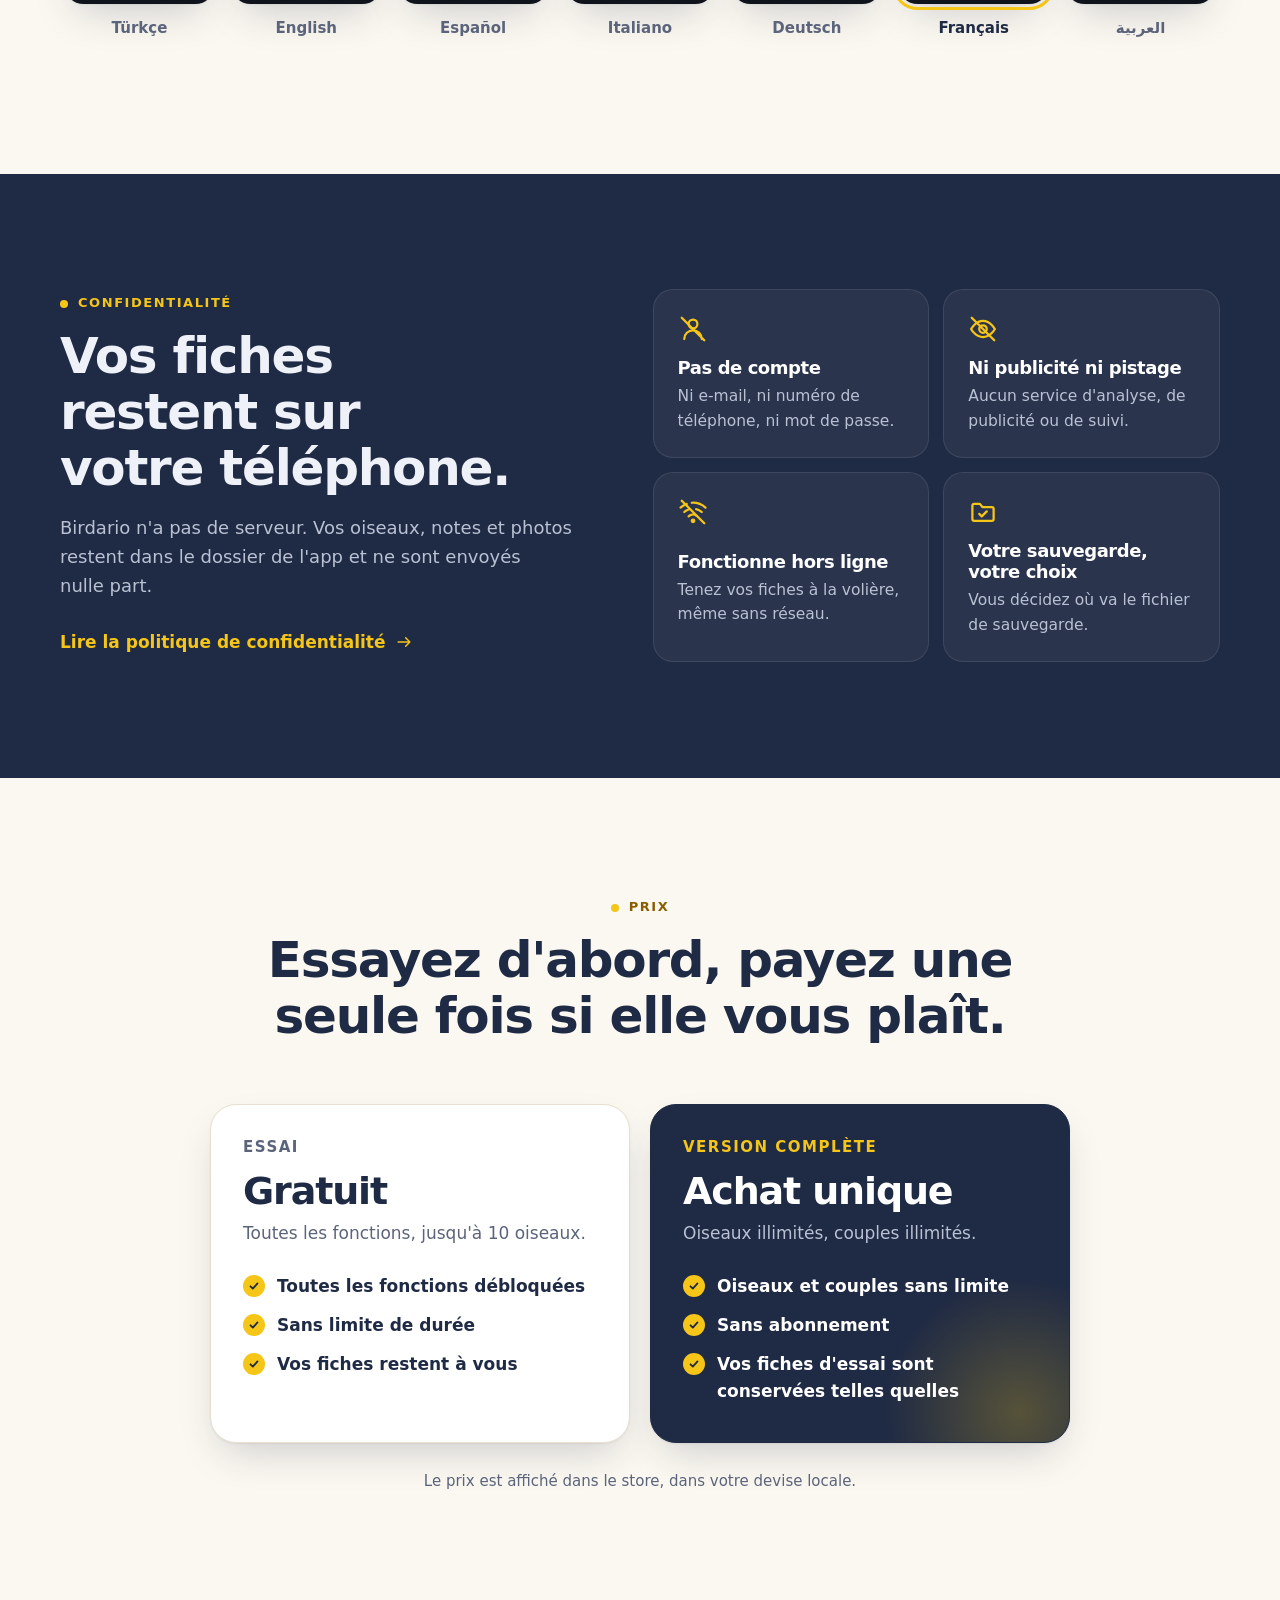
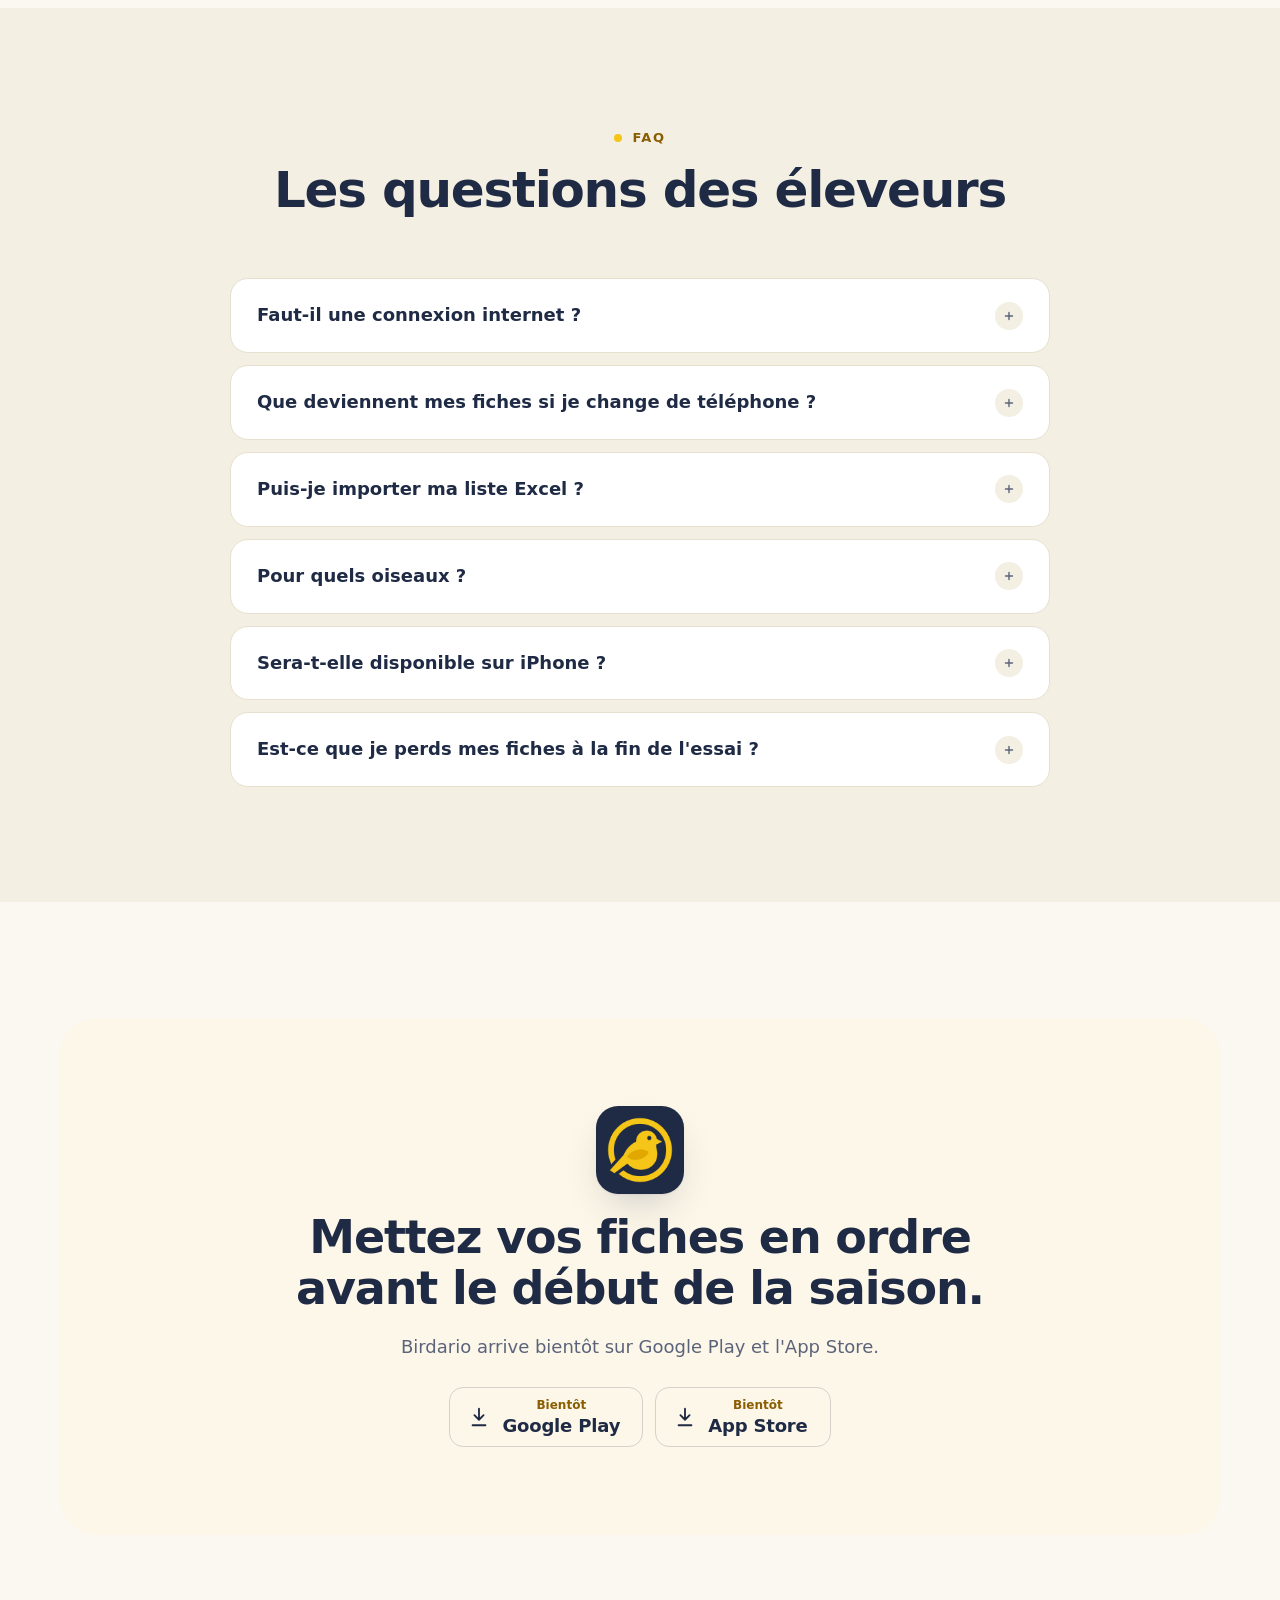
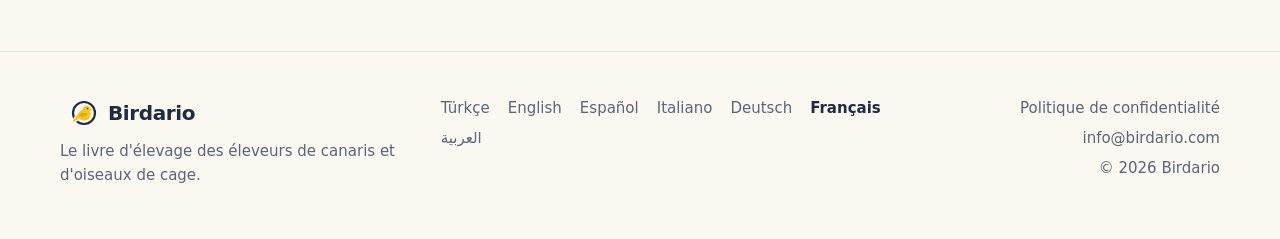
<file: fr/index.html>
<!doctype html>
<html lang="fr" dir="ltr">
<head>
<meta charset="utf-8">
<meta name="viewport" content="width=device-width, initial-scale=1">
<title>Birdario – Livre d'élevage pour canaris et oiseaux de cage</title>
<meta name="description" content="Fiches, couples, jeunes et arbre généalogique sur trois générations dans une seule app. Vos fiches restent sur votre téléphone : pas de compte, pas de publicité.">
<meta name="theme-color" content="#FBF8F1" media="(prefers-color-scheme: light)">
<meta name="theme-color" content="#11151F" media="(prefers-color-scheme: dark)">
<meta name="color-scheme" content="light dark">
<meta property="og:type" content="website">
<meta property="og:site_name" content="Birdario">
<meta property="og:title" content="Birdario – Livre d'élevage pour canaris et oiseaux de cage">
<meta property="og:description" content="Fiches, couples, jeunes et arbre généalogique sur trois générations dans une seule app. Vos fiches restent sur votre téléphone : pas de compte, pas de publicité.">
<meta name="twitter:card" content="summary_large_image">
<link rel="canonical" href="https://birdario.com/fr/">
<link rel="alternate" hreflang="tr" href="https://birdario.com/tr/">
<link rel="alternate" hreflang="en" href="https://birdario.com/en/">
<link rel="alternate" hreflang="es" href="https://birdario.com/es/">
<link rel="alternate" hreflang="it" href="https://birdario.com/it/">
<link rel="alternate" hreflang="de" href="https://birdario.com/de/">
<link rel="alternate" hreflang="fr" href="https://birdario.com/fr/">
<link rel="alternate" hreflang="ar" href="https://birdario.com/ar/">
<link rel="alternate" hreflang="x-default" href="https://birdario.com/">
<meta property="og:url" content="https://birdario.com/fr/">
<meta property="og:image" content="https://birdario.com/assets/img/og.png">
<link rel="icon" href="../assets/img/icon.svg" type="image/svg+xml">
<link rel="icon" href="../assets/img/icon-96.png" sizes="96x96" type="image/png">
<link rel="apple-touch-icon" href="../assets/img/apple-touch-icon.png">
<link rel="stylesheet" href="../assets/style.css">
<script>document.documentElement.classList.add('js')</script>
<script src="../assets/site.js" defer></script>
</head>
<body>
<a class="skip" href="#main">Aller au contenu</a>

<header class="top">
  <div class="wrap top-in">
    <a class="brand" href="./" aria-label="Birdario">
      <picture><source srcset="../assets/img/mark-dark.svg" media="(prefers-color-scheme: dark)"><img class="brand-mark" src="../assets/img/mark.svg" width="34" height="34" alt=""></picture>
      <span>Birdario</span>
    </a>
    <nav class="nav" aria-label="Birdario">
      <a href="#how">Comment ça marche</a>
      <a href="#features">Fonctions</a>
      <a href="#privacy">Confidentialité</a>
      <a href="#pricing">Prix</a>
      <a href="#faq">FAQ</a>
    </nav>
    <details class="lang">
      <summary aria-label="Langue">
        <svg viewBox="0 0 24 24" aria-hidden="true"><circle cx="12" cy="12" r="9"/><path d="M3 12h18M12 3c2.5 2.6 3.8 5.6 3.8 9s-1.3 6.4-3.8 9c-2.5-2.6-3.8-5.6-3.8-9S9.5 5.6 12 3Z"/></svg>
        <span>Français</span>
      </summary>
      <ul><li><a href="../tr/" hreflang="tr" lang="tr" data-lang="tr">Türkçe</a></li><li><a href="../en/" hreflang="en" lang="en" data-lang="en">English</a></li><li><a href="../es/" hreflang="es" lang="es" data-lang="es">Español</a></li><li><a href="../it/" hreflang="it" lang="it" data-lang="it">Italiano</a></li><li><a href="../de/" hreflang="de" lang="de" data-lang="de">Deutsch</a></li><li><a href="../fr/" hreflang="fr" lang="fr" data-lang="fr" aria-current="page">Français</a></li><li><a href="../ar/" hreflang="ar" lang="ar" data-lang="ar">العربية</a></li></ul>
    </details>
  </div>
</header>

<main id="main">

<section class="hero">
  <div class="wrap hero-in">
    <div class="hero-copy">
      <p class="eyebrow">Pour les éleveurs de canaris et d'oiseaux de cage</p>
      <h1>Votre carnet d'élevage, <mark>désormais dans la poche.</mark></h1>
      <p class="lead">Saisissez chaque oiseau avec son numéro, reliez ses parents : l'arbre généalogique se construit seul. Couples, jeunes et statistiques au même endroit.</p>
      <div class="stores"><span class="store is-soon" aria-disabled="true"><svg viewBox="0 0 24 24" aria-hidden="true"><path d="M12 3v12m0 0-5-5m5 5 5-5M5 21h14"/></svg><span><small>Bientôt</small>Google Play</span></span><span class="store is-soon" aria-disabled="true"><svg viewBox="0 0 24 24" aria-hidden="true"><path d="M12 3v12m0 0-5-5m5 5 5-5M5 21h14"/></svg><span><small>Bientôt</small>App Store</span></span></div>
      <ul class="trust">
        <li><svg viewBox="0 0 24 24" aria-hidden="true"><path d="m5 12.5 4.5 4.5L19 7.5"/></svg>Pas de compte</li>
        <li><svg viewBox="0 0 24 24" aria-hidden="true"><path d="m5 12.5 4.5 4.5L19 7.5"/></svg>Pas de publicité</li>
        <li><svg viewBox="0 0 24 24" aria-hidden="true"><path d="m5 12.5 4.5 4.5L19 7.5"/></svg>Fonctionne hors ligne</li>
      </ul>
    </div>
    <div class="hero-art">
      <div class="sun" aria-hidden="true"></div>
      <img class="birds" src="../assets/img/birds.webp" width="900" height="650" alt="Une perruche, un canari et un chardonneret sur une branche">
      <figure class="phone phone-back"><img src="../assets/img/screens/fr/05-koyu.webp" width="600" height="1067" alt="Liste des oiseaux en thème sombre"></figure>
      <figure class="phone phone-front"><img src="../assets/img/screens/fr/01-kuslar.webp" width="600" height="1067" alt="Liste des oiseaux dans Birdario"></figure>
    </div>
  </div>
</section>

<section class="how" id="how">
  <div class="wrap">
    <header class="head reveal">
      <p class="eyebrow">Comment ça marche</p>
      <h2>L'ordre d'un carnet, sans la pile de papier.</h2>
    </header>
    <ol class="steps">
      <li class="reveal"><span class="step-n">1</span><h3>Saisissez l'oiseau</h3><p>Bague officielle ou numéro personnel, sexe, race, année de naissance et photo. L'app propose le numéro suivant.</p></li>
      <li class="reveal"><span class="step-n">2</span><h3>Reliez les parents</h3><p>Choisissez le père et la mère dans la liste. Formez les couples et saisissez les jeunes de la saison en une fois.</p></li>
      <li class="reveal"><span class="step-n">3</span><h3>L'arbre est prêt</h3><p>Trois générations sur un écran. Touchez un ancêtre pour ouvrir sa fiche et partagez la fiche généalogique en PDF.</p></li>
    </ol>
  </div>
</section>

<section class="spots" id="features">
  <div class="wrap">
    <article class="spot reveal">
      <div class="spot-copy">
        <p class="eyebrow">Généalogie</p>
        <h2>Trois générations d'un coup d'œil.</h2>
        <p>Vous reliez les parents une fois, Birdario fait le reste. Chaque ancêtre est une fiche à ouvrir, et la fiche généalogique sort en PDF prêt à imprimer.</p>
        <ul class="ticks"><li>Touchez un ancêtre pour ouvrir sa fiche</li><li>Fiche généalogique PDF à partager</li><li>Les jeunes apparaissent sur la fiche de leurs parents</li></ul>
      </div>
      <div class="spot-art tone-a"><figure class="phone"><img src="../assets/img/screens/fr/02-soy-agaci.webp" width="600" height="1067" loading="lazy" alt="Arbre généalogique sur trois générations"></figure></div>
    </article>
    <article class="spot reveal">
      <div class="spot-copy">
        <p class="eyebrow">Couples et jeunes</p>
        <h2>Toute la saison sur un écran.</h2>
        <p>Accouplez mâle et femelle, notez la cage. Saisissez les jeunes tous ensemble plutôt qu'un par un ; les numéros se remplissent dans l'ordre.</p>
        <ul class="ticks"><li>Alerte de parenté si deux oiseaux ont un ancêtre commun</li><li>Saisie groupée des jeunes avec les numéros suivants</li><li>Classé par saison et par cage</li></ul>
      </div>
      <div class="spot-art tone-b"><figure class="phone"><img src="../assets/img/screens/fr/03-cift.webp" width="600" height="1067" loading="lazy" alt="Fiche du couple avec alerte de parenté et jeunes"></figure></div>
    </article>
    <article class="spot reveal">
      <div class="spot-copy">
        <p class="eyebrow">Statistiques et ventes</p>
        <h2>Votre élevage et vos ventes en chiffres.</h2>
        <p>Oiseaux présents, jeunes de l'année et couples de la saison en un coup d'œil. Saisissez le prix quand vous vendez un oiseau ; vos ventes s'additionnent par mois, race et acheteur.</p>
        <ul class="ticks"><li>Totaux des oiseaux, jeunes et couples ; répartition par sexe et race</li><li>Prix de vente, total annuel et prix moyen</li><li>Ventes par mois, race et acheteur</li></ul>
      </div>
      <div class="spot-art tone-c"><figure class="phone"><img src="../assets/img/screens/fr/07-satislar.webp" width="600" height="1067" loading="lazy" alt="Écran du résumé des ventes"></figure></div>
    </article>
    <article class="spot reveal">
      <div class="spot-copy">
        <p class="eyebrow">Vos données</p>
        <h2>Importer, exporter, sauvegarder.</h2>
        <p>Exportez vos fiches vers Excel, ajoutez de nouvelles lignes au même format et réimportez-les. Une sauvegarde réunit toutes les fiches et photos dans un seul fichier.</p>
        <ul class="ticks"><li>Import Excel avec un résumé avant l'enregistrement</li><li>Export Excel de toutes les fiches</li><li>Sauvegarde et restauration en un fichier, photos comprises</li></ul>
      </div>
      <div class="spot-art tone-d"><figure class="phone"><img src="../assets/img/screens/fr/06-ayarlar.webp" width="600" height="1067" loading="lazy" alt="Sauvegarde, Excel et langue dans les Réglages"></figure></div>
    </article>
  </div>
</section>

<section class="more">
  <div class="wrap">
    <header class="head reveal">
      <p class="eyebrow">Et aussi</p>
      <h2>Tout ce qu'un carnet ne sait pas faire.</h2>
    </header>
    <ul class="grid">
      <li class="reveal"><svg viewBox="0 0 24 24" aria-hidden="true"><path d="M4 8.5A1.5 1.5 0 0 1 5.5 7h2l1.5-2h6l1.5 2h2A1.5 1.5 0 0 1 20 8.5v9a1.5 1.5 0 0 1-1.5 1.5h-13A1.5 1.5 0 0 1 4 17.5Z"/><circle cx="12" cy="13" r="3.5"/></svg><h3>Photos</h3><p>Jusqu'à cinq photos par oiseau, depuis l'appareil photo ou la galerie.</p></li>
      <li class="reveal"><svg viewBox="0 0 24 24" aria-hidden="true"><path d="M12 3a9 9 0 1 0 0 18c1.2 0 1.8-.8 1.8-1.7 0-1.3-1-1.6-1-2.6 0-.9.7-1.5 1.6-1.5H17a4 4 0 0 0 4-4c0-4.5-4-8.2-9-8.2Z"/><circle cx="7.5" cy="11" r="1.2"/><circle cx="10.5" cy="7.3" r="1.2"/><circle cx="15" cy="7.8" r="1.2"/></svg><h3>Sélecteur de couleur</h3><p>Pour le canari de couleur, choisissez mélanine, lipochrome et catégorie séparément.</p></li>
      <li class="reveal"><svg viewBox="0 0 24 24" aria-hidden="true"><path d="M9 4 7 20M17 4l-2 16M4.5 9h15M3.5 15h15"/></svg><h3>Numéro suivant</h3><p>L'app poursuit votre série de numéros et change les chiffres de l'année quand une nouvelle commence.</p></li>
      <li class="reveal"><svg viewBox="0 0 24 24" aria-hidden="true"><circle cx="10.5" cy="10.5" r="6"/><path d="m15 15 5 5"/></svg><h3>Recherche et filtres</h3><p>Cherchez par bague, nom ou race ; filtrez et triez la liste.</p></li>
      <li class="reveal"><svg viewBox="0 0 24 24" aria-hidden="true"><path d="M3.5 12.2V5a1.5 1.5 0 0 1 1.5-1.5h7.2a1.5 1.5 0 0 1 1 .4l7.4 7.4a1.5 1.5 0 0 1 0 2.1l-7.2 7.2a1.5 1.5 0 0 1-2.1 0l-7.4-7.4a1.5 1.5 0 0 1-.4-1Z"/><circle cx="8.5" cy="8.5" r="1.5"/></svg><h3>Statut</h3><p>En possession, vendu, cédé, perdu ou mort : vous savez toujours où est chaque oiseau.</p></li>
      <li class="reveal"><svg viewBox="0 0 24 24" aria-hidden="true"><path d="M4 7h16M9.5 7V4.5h5V7M6 7l1 12.5A1.5 1.5 0 0 0 8.5 21h7a1.5 1.5 0 0 0 1.5-1.5L18 7"/><path d="M10 11.5l-1.5 1.5L10 14.5M8.5 13h4.5a2 2 0 0 1 0 4h-1"/></svg><h3>Corbeille et annulation</h3><p>Les oiseaux et couples supprimés attendent dans la corbeille jusqu'à ce que vous les récupériez.</p></li>
      <li class="reveal"><svg viewBox="0 0 24 24" aria-hidden="true"><path d="M20 14.5A8 8 0 0 1 9.5 4a8 8 0 1 0 10.5 10.5Z"/></svg><h3>Thème sombre</h3><p>Clair ou sombre, selon votre téléphone ou à votre choix.</p></li>
      <li class="reveal"><svg viewBox="0 0 24 24" aria-hidden="true"><path d="M7 3.5h7.5L19 8v11a1.5 1.5 0 0 1-1.5 1.5h-10A1.5 1.5 0 0 1 6 19V5a1.5 1.5 0 0 1 1-1.5Z"/><path d="M14 3.5V8.5h5M9 12.5h6M9 16h6"/></svg><h3>Tous les détails</h3><p>Type de plumage, lignée, éleveur et notes sur chaque fiche.</p></li>
    </ul>
  </div>
</section>

<section class="langs">
  <div class="wrap">
    <header class="head reveal">
      <p class="eyebrow">Sept langues</p>
      <h2>Dans votre langue, arabe compris.</h2>
      <p>Turc, anglais, espagnol, italien, allemand, français et arabe. En arabe, toute l'app se lit de droite à gauche.</p>
    </header>
    <div class="strip reveal"><a class="mini" href="../tr/" hreflang="tr" data-lang="tr"><span class="mini-phone"><img src="../assets/img/screens/tr/01-kuslar-k.webp" width="300" height="533" loading="lazy" alt="Liste des oiseaux – Türkçe"></span><span class="mini-name" lang="tr">Türkçe</span></a><a class="mini" href="../en/" hreflang="en" data-lang="en"><span class="mini-phone"><img src="../assets/img/screens/en/01-kuslar-k.webp" width="300" height="533" loading="lazy" alt="Liste des oiseaux – English"></span><span class="mini-name" lang="en">English</span></a><a class="mini" href="../es/" hreflang="es" data-lang="es"><span class="mini-phone"><img src="../assets/img/screens/es/01-kuslar-k.webp" width="300" height="533" loading="lazy" alt="Liste des oiseaux – Español"></span><span class="mini-name" lang="es">Español</span></a><a class="mini" href="../it/" hreflang="it" data-lang="it"><span class="mini-phone"><img src="../assets/img/screens/it/01-kuslar-k.webp" width="300" height="533" loading="lazy" alt="Liste des oiseaux – Italiano"></span><span class="mini-name" lang="it">Italiano</span></a><a class="mini" href="../de/" hreflang="de" data-lang="de"><span class="mini-phone"><img src="../assets/img/screens/de/01-kuslar-k.webp" width="300" height="533" loading="lazy" alt="Liste des oiseaux – Deutsch"></span><span class="mini-name" lang="de">Deutsch</span></a><a class="mini is-current" href="../fr/" hreflang="fr" data-lang="fr"><span class="mini-phone"><img src="../assets/img/screens/fr/01-kuslar-k.webp" width="300" height="533" loading="lazy" alt="Liste des oiseaux – Français"></span><span class="mini-name" lang="fr">Français</span></a><a class="mini" href="../ar/" hreflang="ar" data-lang="ar"><span class="mini-phone"><img src="../assets/img/screens/ar/01-kuslar-k.webp" width="300" height="533" loading="lazy" alt="Liste des oiseaux – العربية"></span><span class="mini-name" lang="ar">العربية</span></a></div>
  </div>
</section>

<section class="privacy" id="privacy">
  <div class="wrap privacy-in">
    <div class="privacy-copy reveal">
      <p class="eyebrow">Confidentialité</p>
      <h2>Vos fiches restent sur votre téléphone.</h2>
      <p>Birdario n'a pas de serveur. Vos oiseaux, notes et photos restent dans le dossier de l'app et ne sont envoyés nulle part.</p>
      <a class="arrow-link" href="../privacy/">Lire la politique de confidentialité<svg viewBox="0 0 24 24" aria-hidden="true"><path d="M5 12h14m-5-5 5 5-5 5"/></svg></a>
    </div>
    <ul class="privacy-list">
      <li class="reveal"><svg viewBox="0 0 24 24" aria-hidden="true"><circle cx="12" cy="8" r="3.5"/><path d="M5 20a7 7 0 0 1 14 0M3 3l18 18"/></svg><div><h3>Pas de compte</h3><p>Ni e-mail, ni numéro de téléphone, ni mot de passe.</p></div></li>
      <li class="reveal"><svg viewBox="0 0 24 24" aria-hidden="true"><path d="M2.5 12S6 5.5 12 5.5 21.5 12 21.5 12 18 18.5 12 18.5 2.5 12 2.5 12Z"/><circle cx="12" cy="12" r="3"/><path d="M3 3l18 18"/></svg><div><h3>Ni publicité ni pistage</h3><p>Aucun service d'analyse, de publicité ou de suivi.</p></div></li>
      <li class="reveal"><svg viewBox="0 0 24 24" aria-hidden="true"><path d="M2 8.5a15 15 0 0 1 5-2.9M22 8.5A15 15 0 0 0 11 4.6M5 12a10 10 0 0 1 3.5-2M19 12a10 10 0 0 0-4.5-2.3M8.5 15.5a5 5 0 0 1 6.5-.4"/><circle cx="12" cy="19" r="1"/><path d="M3 3l18 18"/></svg><div><h3>Fonctionne hors ligne</h3><p>Tenez vos fiches à la volière, même sans réseau.</p></div></li>
      <li class="reveal"><svg viewBox="0 0 24 24" aria-hidden="true"><path d="M3.5 7A1.5 1.5 0 0 1 5 5.5h4.5l2 2.5H19A1.5 1.5 0 0 1 20.5 9.5v8A1.5 1.5 0 0 1 19 19H5a1.5 1.5 0 0 1-1.5-1.5Z"/><path d="m9 13.5 2 2 4-4"/></svg><div><h3>Votre sauvegarde, votre choix</h3><p>Vous décidez où va le fichier de sauvegarde.</p></div></li>
    </ul>
  </div>
</section>

<section class="pricing" id="pricing">
  <div class="wrap">
    <header class="head reveal">
      <p class="eyebrow">Prix</p>
      <h2>Essayez d'abord, payez une seule fois si elle vous plaît.</h2>
    </header>
    <div class="plans">
      <article class="plan reveal">
        <h3>Essai</h3>
        <p class="plan-price">Gratuit</p>
        <p class="plan-desc">Toutes les fonctions, jusqu'à 10 oiseaux.</p>
        <ul class="ticks"><li>Toutes les fonctions débloquées</li><li>Sans limite de durée</li><li>Vos fiches restent à vous</li></ul>
      </article>
      <article class="plan plan-full reveal">
        <h3>Version complète</h3>
        <p class="plan-price">Achat unique</p>
        <p class="plan-desc">Oiseaux illimités, couples illimités.</p>
        <ul class="ticks"><li>Oiseaux et couples sans limite</li><li>Sans abonnement</li><li>Vos fiches d'essai sont conservées telles quelles</li></ul>
      </article>
    </div>
    <p class="note reveal">Le prix est affiché dans le store, dans votre devise locale.</p>
  </div>
</section>

<section class="faq" id="faq">
  <div class="wrap faq-in">
    <header class="head reveal">
      <p class="eyebrow">FAQ</p>
      <h2>Les questions des éleveurs</h2>
    </header>
    <div class="qa">
      <details class="reveal"><summary>Faut-il une connexion internet ?</summary><p>Non. Birdario n'a pas besoin d'internet pour fonctionner ; vos fiches sont sur votre téléphone. Seul l'achat de la version complète demande une connexion au store.</p></details>
      <details class="reveal"><summary>Que deviennent mes fiches si je change de téléphone ?</summary><p>Faites une sauvegarde dans les Réglages : toutes les fiches et photos vont dans un seul fichier. Copiez-le sur le nouveau téléphone et restaurez-le.</p></details>
      <details class="reveal"><summary>Puis-je importer ma liste Excel ?</summary><p>Oui, au format Excel de Birdario. Exportez d'abord vos fiches vers Excel, remplissez votre liste sous les mêmes en-têtes sans modifier la première ligne, puis importez-la. Birdario affiche un résumé de ce qui sera ajouté avant d'enregistrer et ignore les oiseaux déjà enregistrés.</p></details>
      <details class="reveal"><summary>Pour quels oiseaux ?</summary><p>Les races de canaris comme le canari de couleur, Border, Gloster, Fife Fancy, Yorkshire, Timbrado et Roller sont déjà dans la liste. Pour tout autre oiseau de cage, il suffit de taper le nom de la race.</p></details>
      <details class="reveal"><summary>Sera-t-elle disponible sur iPhone ?</summary><p>Birdario est en préparation pour Android et iPhone et sortira sur les deux stores.</p></details>
      <details class="reveal"><summary>Est-ce que je perds mes fiches à la fin de l'essai ?</summary><p>Non. À la limite de l'essai, vous ne pouvez plus ajouter d'oiseaux, mais vos fiches restent. Avec la version complète, vous reprenez là où vous en étiez.</p></details>
    </div>
  </div>
</section>

<section class="cta">
  <div class="wrap cta-in reveal">
    <img class="cta-icon" src="../assets/img/icon-512.png" width="512" height="512" loading="lazy" alt="">
    <h2>Mettez vos fiches en ordre avant le début de la saison.</h2>
    <p>Birdario arrive bientôt sur Google Play et l'App Store.</p>
    <div class="stores"><span class="store is-soon" aria-disabled="true"><svg viewBox="0 0 24 24" aria-hidden="true"><path d="M12 3v12m0 0-5-5m5 5 5-5M5 21h14"/></svg><span><small>Bientôt</small>Google Play</span></span><span class="store is-soon" aria-disabled="true"><svg viewBox="0 0 24 24" aria-hidden="true"><path d="M12 3v12m0 0-5-5m5 5 5-5M5 21h14"/></svg><span><small>Bientôt</small>App Store</span></span></div>
  </div>
</section>

</main>

<footer class="foot">
  <div class="wrap foot-in">
    <div class="foot-brand">
      <a class="brand" href="./"><picture><source srcset="../assets/img/mark-dark.svg" media="(prefers-color-scheme: dark)"><img class="brand-mark" src="../assets/img/mark.svg" width="28" height="28" alt=""></picture><span>Birdario</span></a>
      <p>Le livre d'élevage des éleveurs de canaris et d'oiseaux de cage.</p>
    </div>
    <ul class="foot-langs" aria-label="Langue"><li><a href="../tr/" hreflang="tr" lang="tr" data-lang="tr">Türkçe</a></li><li><a href="../en/" hreflang="en" lang="en" data-lang="en">English</a></li><li><a href="../es/" hreflang="es" lang="es" data-lang="es">Español</a></li><li><a href="../it/" hreflang="it" lang="it" data-lang="it">Italiano</a></li><li><a href="../de/" hreflang="de" lang="de" data-lang="de">Deutsch</a></li><li><a href="../fr/" hreflang="fr" lang="fr" data-lang="fr" aria-current="page">Français</a></li><li><a href="../ar/" hreflang="ar" lang="ar" data-lang="ar">العربية</a></li></ul>
    <div class="foot-meta">
      <a href="../privacy/">Politique de confidentialité</a>
      <a href="mailto:info@birdario.com">info@birdario.com</a>
      <span>© 2026 Birdario</span>
    </div>
  </div>
</footer>
</body>
</html>
</file>
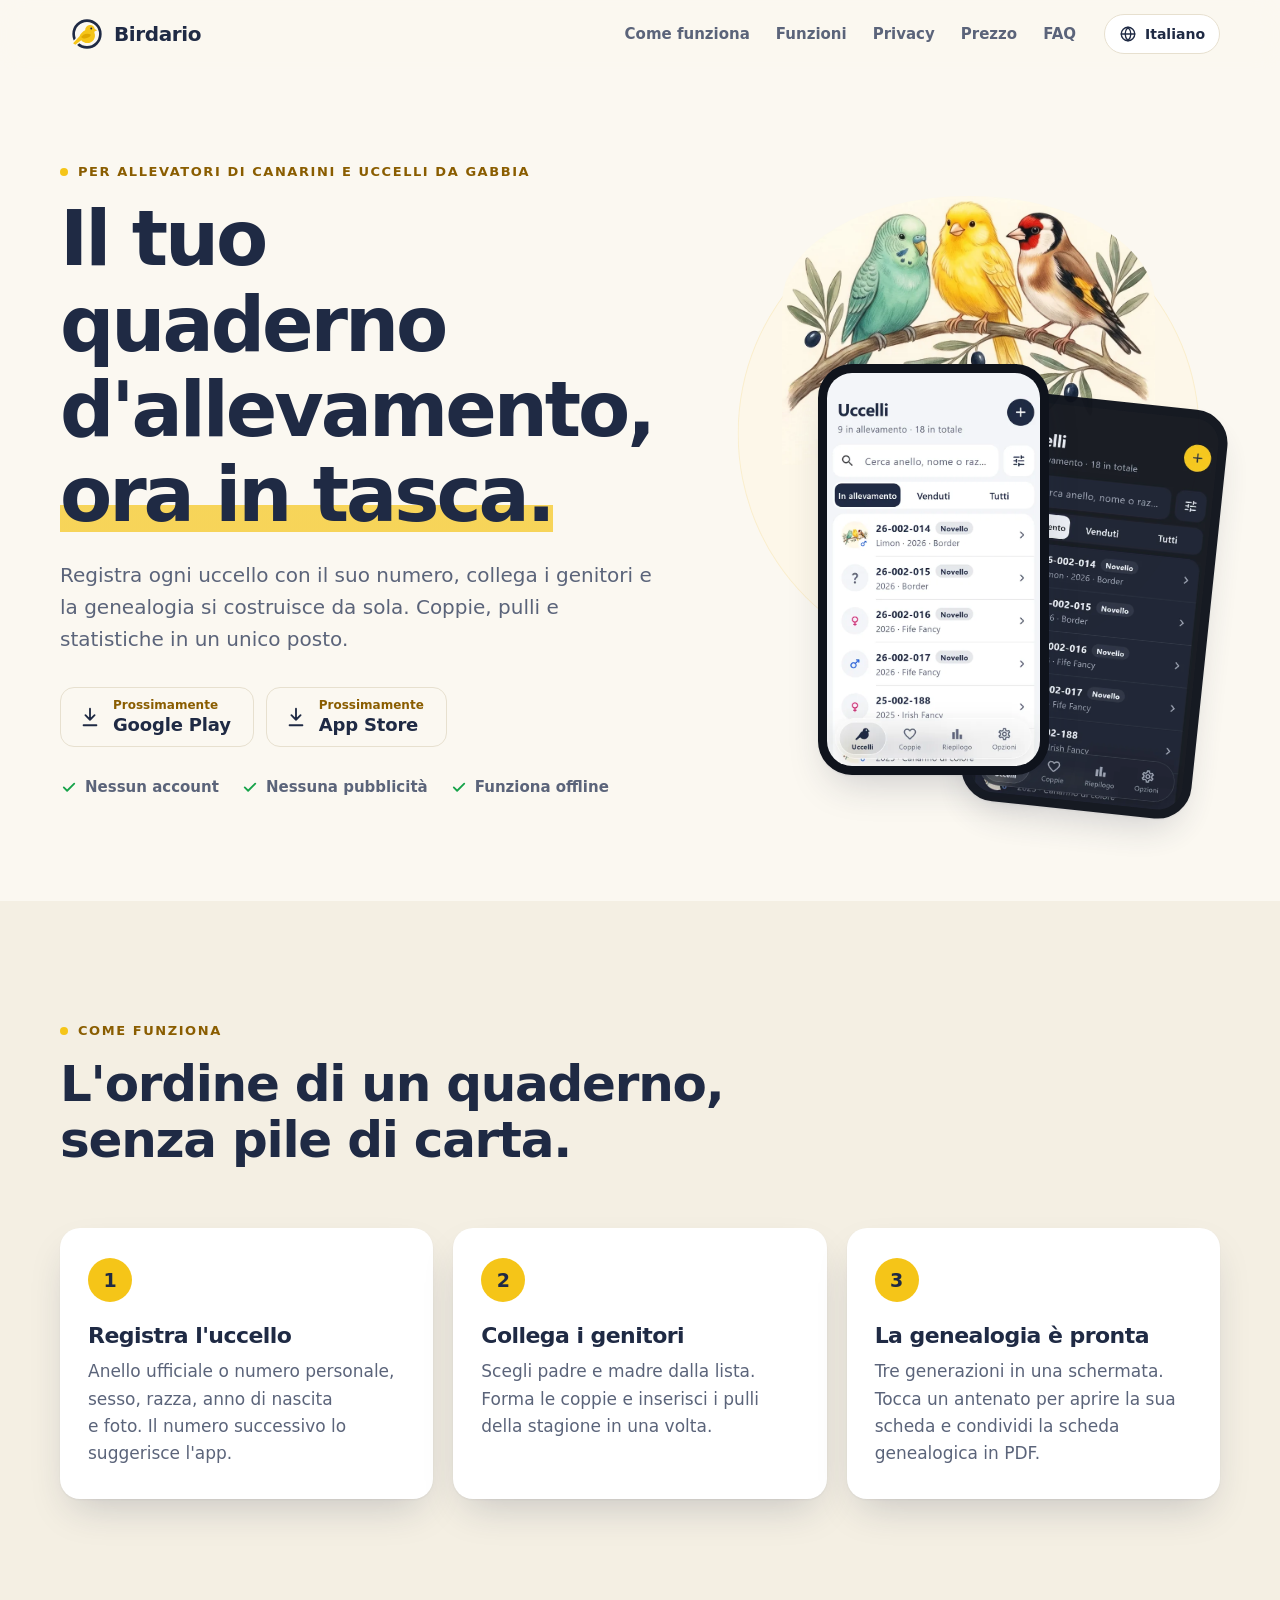
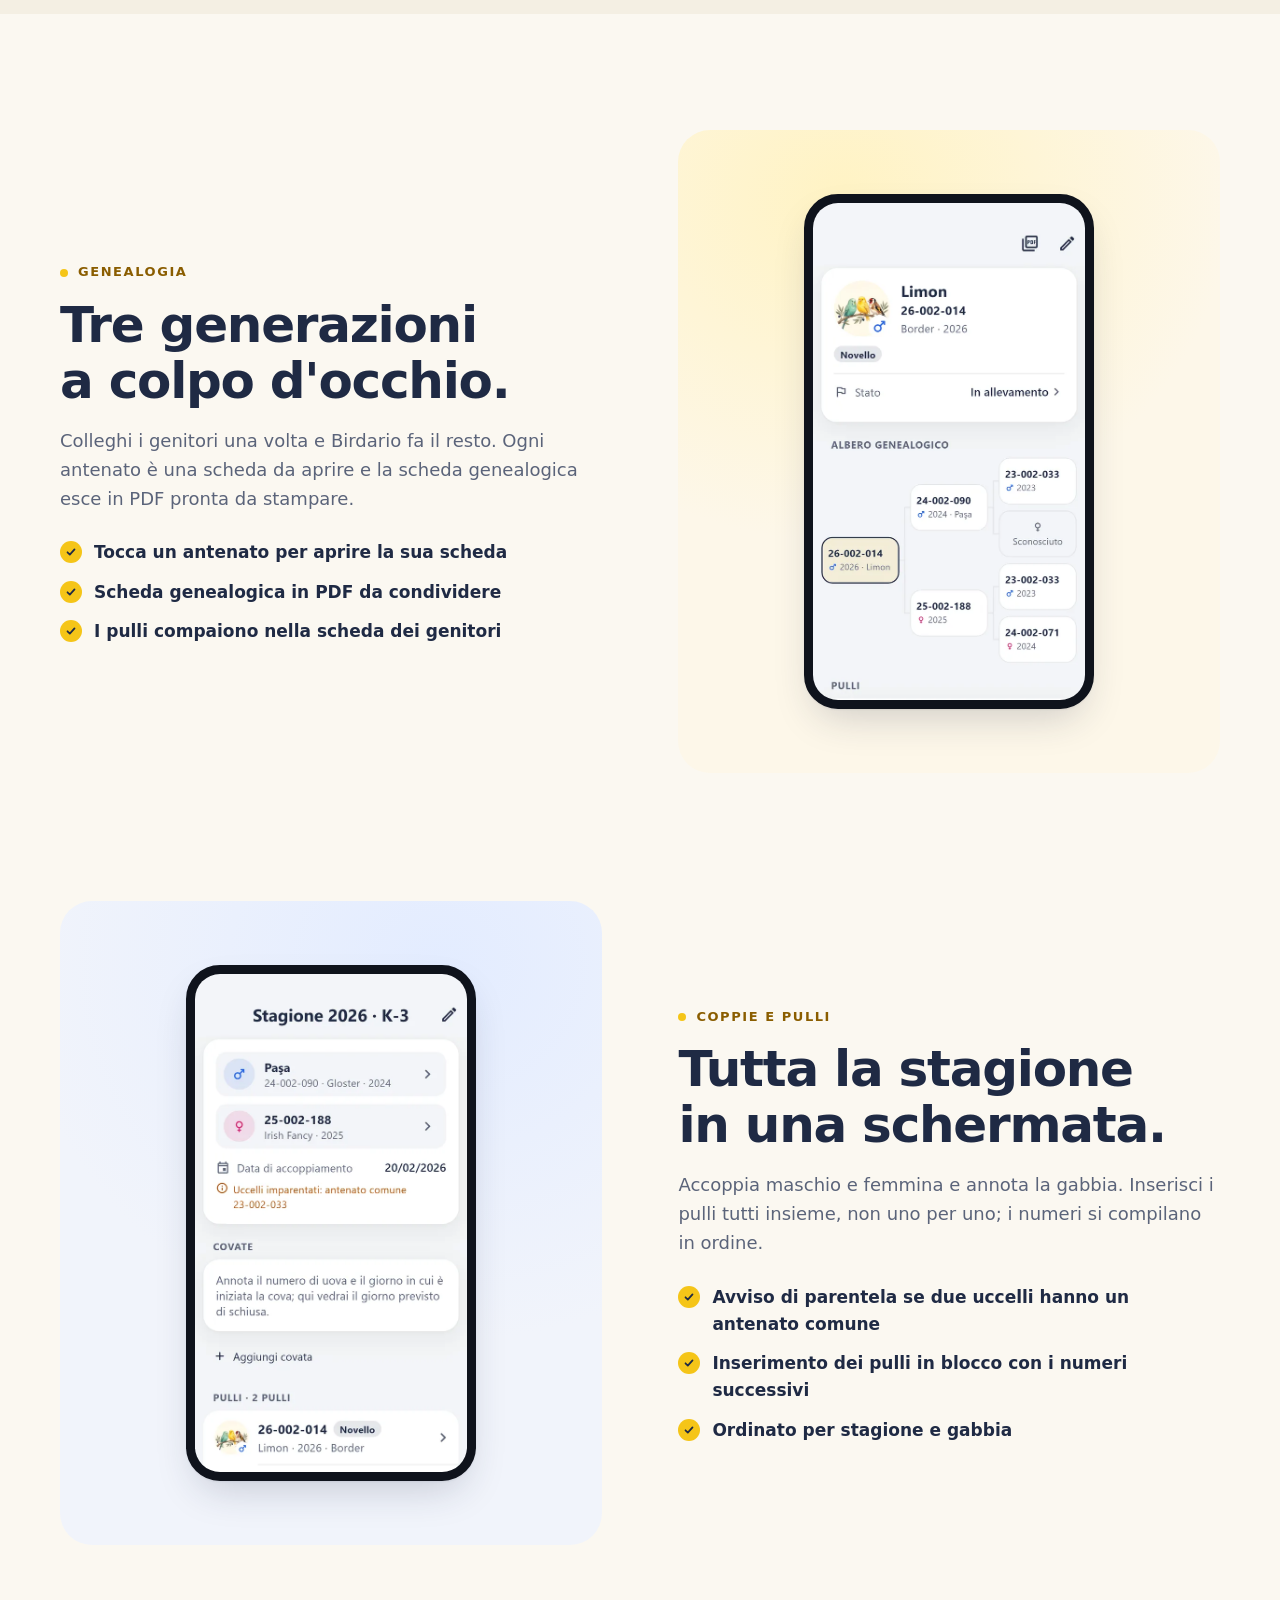
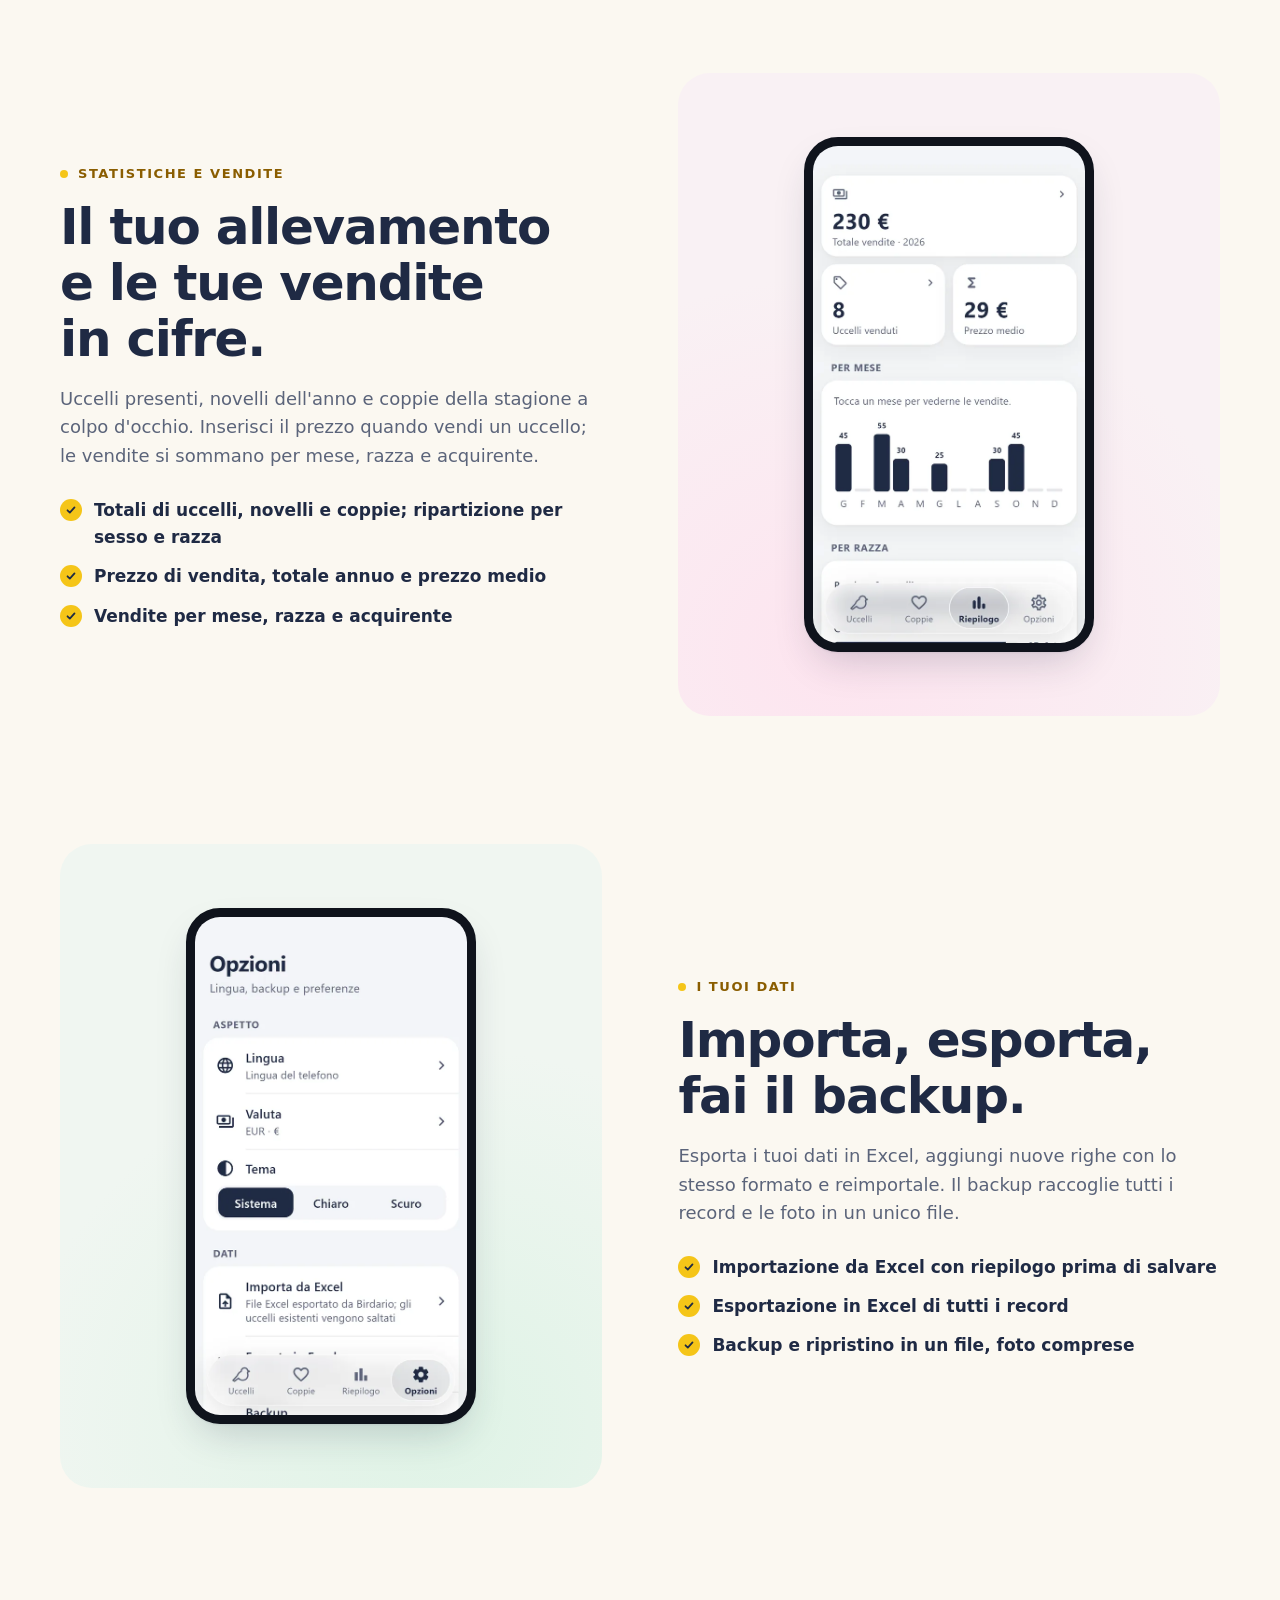
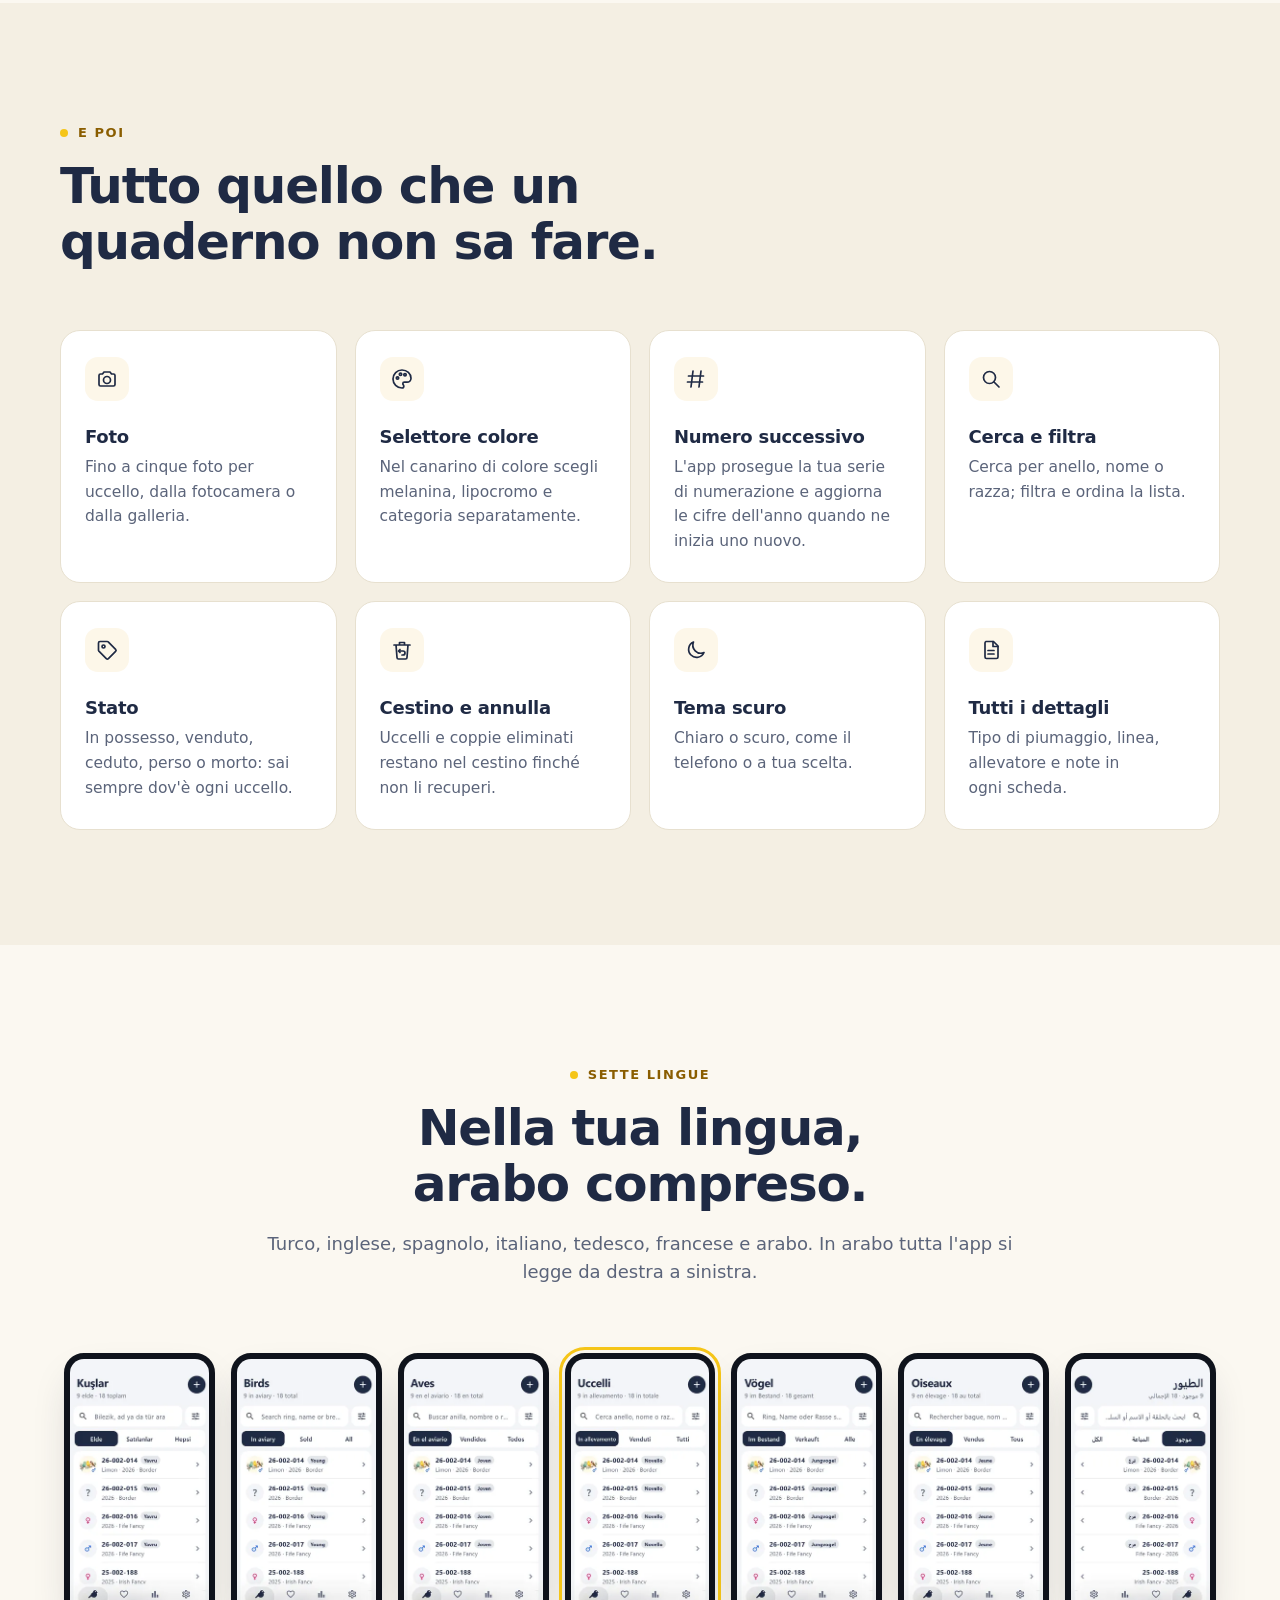
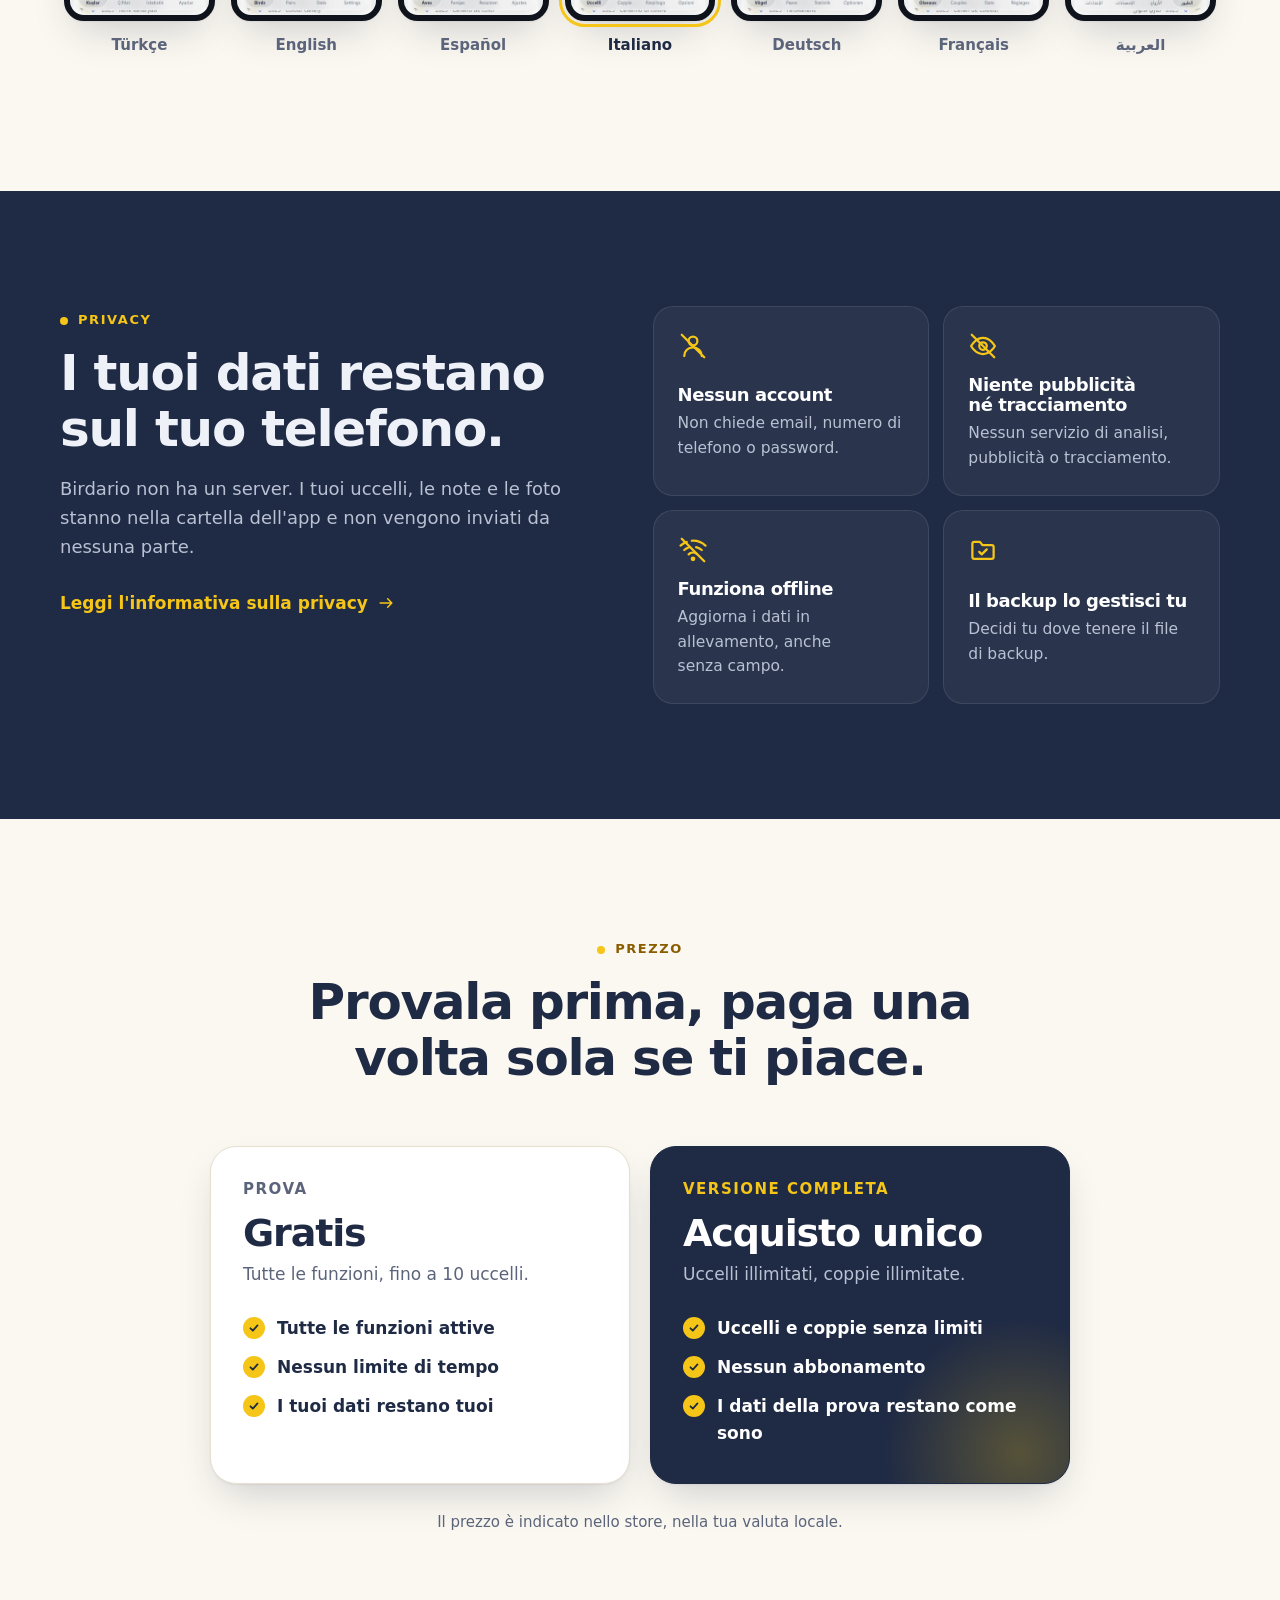
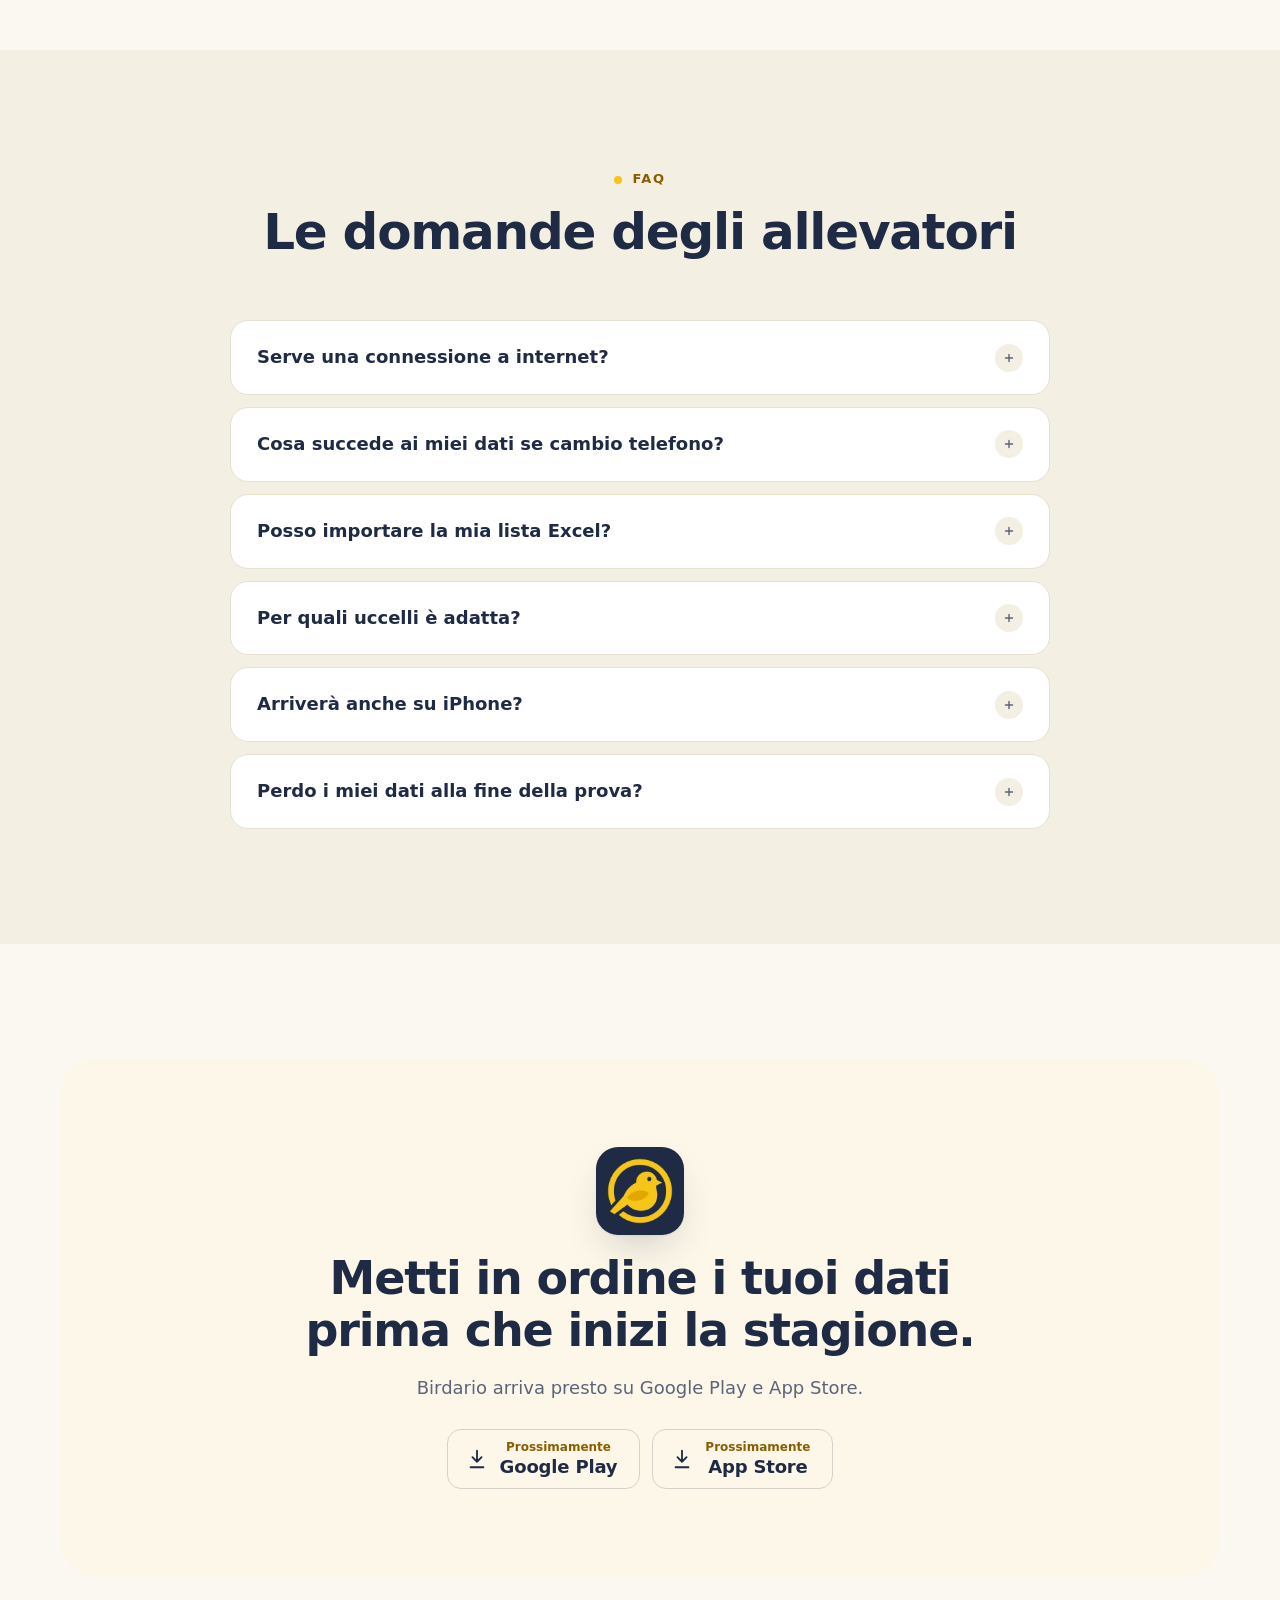
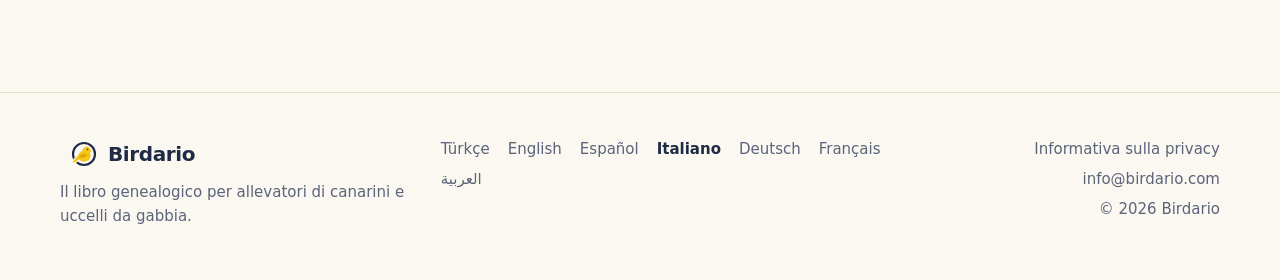
<file: it/index.html>
<!doctype html>
<html lang="it" dir="ltr">
<head>
<meta charset="utf-8">
<meta name="viewport" content="width=device-width, initial-scale=1">
<title>Birdario – Libro genealogico per canarini e uccelli da gabbia</title>
<meta name="description" content="Schede, coppie, pulli e una genealogia di tre generazioni in un'unica app. I tuoi dati restano sul tuo telefono: nessun account, nessuna pubblicità.">
<meta name="theme-color" content="#FBF8F1" media="(prefers-color-scheme: light)">
<meta name="theme-color" content="#11151F" media="(prefers-color-scheme: dark)">
<meta name="color-scheme" content="light dark">
<meta property="og:type" content="website">
<meta property="og:site_name" content="Birdario">
<meta property="og:title" content="Birdario – Libro genealogico per canarini e uccelli da gabbia">
<meta property="og:description" content="Schede, coppie, pulli e una genealogia di tre generazioni in un'unica app. I tuoi dati restano sul tuo telefono: nessun account, nessuna pubblicità.">
<meta name="twitter:card" content="summary_large_image">
<link rel="canonical" href="https://birdario.com/it/">
<link rel="alternate" hreflang="tr" href="https://birdario.com/tr/">
<link rel="alternate" hreflang="en" href="https://birdario.com/en/">
<link rel="alternate" hreflang="es" href="https://birdario.com/es/">
<link rel="alternate" hreflang="it" href="https://birdario.com/it/">
<link rel="alternate" hreflang="de" href="https://birdario.com/de/">
<link rel="alternate" hreflang="fr" href="https://birdario.com/fr/">
<link rel="alternate" hreflang="ar" href="https://birdario.com/ar/">
<link rel="alternate" hreflang="x-default" href="https://birdario.com/">
<meta property="og:url" content="https://birdario.com/it/">
<meta property="og:image" content="https://birdario.com/assets/img/og.png">
<link rel="icon" href="../assets/img/icon.svg" type="image/svg+xml">
<link rel="icon" href="../assets/img/icon-96.png" sizes="96x96" type="image/png">
<link rel="apple-touch-icon" href="../assets/img/apple-touch-icon.png">
<link rel="stylesheet" href="../assets/style.css">
<script>document.documentElement.classList.add('js')</script>
<script src="../assets/site.js" defer></script>
</head>
<body>
<a class="skip" href="#main">Vai al contenuto</a>

<header class="top">
  <div class="wrap top-in">
    <a class="brand" href="./" aria-label="Birdario">
      <picture><source srcset="../assets/img/mark-dark.svg" media="(prefers-color-scheme: dark)"><img class="brand-mark" src="../assets/img/mark.svg" width="34" height="34" alt=""></picture>
      <span>Birdario</span>
    </a>
    <nav class="nav" aria-label="Birdario">
      <a href="#how">Come funziona</a>
      <a href="#features">Funzioni</a>
      <a href="#privacy">Privacy</a>
      <a href="#pricing">Prezzo</a>
      <a href="#faq">FAQ</a>
    </nav>
    <details class="lang">
      <summary aria-label="Lingua">
        <svg viewBox="0 0 24 24" aria-hidden="true"><circle cx="12" cy="12" r="9"/><path d="M3 12h18M12 3c2.5 2.6 3.8 5.6 3.8 9s-1.3 6.4-3.8 9c-2.5-2.6-3.8-5.6-3.8-9S9.5 5.6 12 3Z"/></svg>
        <span>Italiano</span>
      </summary>
      <ul><li><a href="../tr/" hreflang="tr" lang="tr" data-lang="tr">Türkçe</a></li><li><a href="../en/" hreflang="en" lang="en" data-lang="en">English</a></li><li><a href="../es/" hreflang="es" lang="es" data-lang="es">Español</a></li><li><a href="../it/" hreflang="it" lang="it" data-lang="it" aria-current="page">Italiano</a></li><li><a href="../de/" hreflang="de" lang="de" data-lang="de">Deutsch</a></li><li><a href="../fr/" hreflang="fr" lang="fr" data-lang="fr">Français</a></li><li><a href="../ar/" hreflang="ar" lang="ar" data-lang="ar">العربية</a></li></ul>
    </details>
  </div>
</header>

<main id="main">

<section class="hero">
  <div class="wrap hero-in">
    <div class="hero-copy">
      <p class="eyebrow">Per allevatori di canarini e uccelli da gabbia</p>
      <h1>Il tuo quaderno d'allevamento, <mark>ora in tasca.</mark></h1>
      <p class="lead">Registra ogni uccello con il suo numero, collega i genitori e la genealogia si costruisce da sola. Coppie, pulli e statistiche in un unico posto.</p>
      <div class="stores"><span class="store is-soon" aria-disabled="true"><svg viewBox="0 0 24 24" aria-hidden="true"><path d="M12 3v12m0 0-5-5m5 5 5-5M5 21h14"/></svg><span><small>Prossimamente</small>Google Play</span></span><span class="store is-soon" aria-disabled="true"><svg viewBox="0 0 24 24" aria-hidden="true"><path d="M12 3v12m0 0-5-5m5 5 5-5M5 21h14"/></svg><span><small>Prossimamente</small>App Store</span></span></div>
      <ul class="trust">
        <li><svg viewBox="0 0 24 24" aria-hidden="true"><path d="m5 12.5 4.5 4.5L19 7.5"/></svg>Nessun account</li>
        <li><svg viewBox="0 0 24 24" aria-hidden="true"><path d="m5 12.5 4.5 4.5L19 7.5"/></svg>Nessuna pubblicità</li>
        <li><svg viewBox="0 0 24 24" aria-hidden="true"><path d="m5 12.5 4.5 4.5L19 7.5"/></svg>Funziona offline</li>
      </ul>
    </div>
    <div class="hero-art">
      <div class="sun" aria-hidden="true"></div>
      <img class="birds" src="../assets/img/birds.webp" width="900" height="650" alt="Un pappagallino, un canarino e un cardellino su un ramo">
      <figure class="phone phone-back"><img src="../assets/img/screens/it/05-koyu.webp" width="600" height="1067" alt="Lista degli uccelli con tema scuro"></figure>
      <figure class="phone phone-front"><img src="../assets/img/screens/it/01-kuslar.webp" width="600" height="1067" alt="Lista degli uccelli di Birdario"></figure>
    </div>
  </div>
</section>

<section class="how" id="how">
  <div class="wrap">
    <header class="head reveal">
      <p class="eyebrow">Come funziona</p>
      <h2>L'ordine di un quaderno, senza pile di carta.</h2>
    </header>
    <ol class="steps">
      <li class="reveal"><span class="step-n">1</span><h3>Registra l'uccello</h3><p>Anello ufficiale o numero personale, sesso, razza, anno di nascita e foto. Il numero successivo lo suggerisce l'app.</p></li>
      <li class="reveal"><span class="step-n">2</span><h3>Collega i genitori</h3><p>Scegli padre e madre dalla lista. Forma le coppie e inserisci i pulli della stagione in una volta.</p></li>
      <li class="reveal"><span class="step-n">3</span><h3>La genealogia è pronta</h3><p>Tre generazioni in una schermata. Tocca un antenato per aprire la sua scheda e condividi la scheda genealogica in PDF.</p></li>
    </ol>
  </div>
</section>

<section class="spots" id="features">
  <div class="wrap">
    <article class="spot reveal">
      <div class="spot-copy">
        <p class="eyebrow">Genealogia</p>
        <h2>Tre generazioni a colpo d'occhio.</h2>
        <p>Colleghi i genitori una volta e Birdario fa il resto. Ogni antenato è una scheda da aprire e la scheda genealogica esce in PDF pronta da stampare.</p>
        <ul class="ticks"><li>Tocca un antenato per aprire la sua scheda</li><li>Scheda genealogica in PDF da condividere</li><li>I pulli compaiono nella scheda dei genitori</li></ul>
      </div>
      <div class="spot-art tone-a"><figure class="phone"><img src="../assets/img/screens/it/02-soy-agaci.webp" width="600" height="1067" loading="lazy" alt="Genealogia di tre generazioni"></figure></div>
    </article>
    <article class="spot reveal">
      <div class="spot-copy">
        <p class="eyebrow">Coppie e pulli</p>
        <h2>Tutta la stagione in una schermata.</h2>
        <p>Accoppia maschio e femmina e annota la gabbia. Inserisci i pulli tutti insieme, non uno per uno; i numeri si compilano in ordine.</p>
        <ul class="ticks"><li>Avviso di parentela se due uccelli hanno un antenato comune</li><li>Inserimento dei pulli in blocco con i numeri successivi</li><li>Ordinato per stagione e gabbia</li></ul>
      </div>
      <div class="spot-art tone-b"><figure class="phone"><img src="../assets/img/screens/it/03-cift.webp" width="600" height="1067" loading="lazy" alt="Scheda della coppia con avviso di parentela e pulli"></figure></div>
    </article>
    <article class="spot reveal">
      <div class="spot-copy">
        <p class="eyebrow">Statistiche e vendite</p>
        <h2>Il tuo allevamento e le tue vendite in cifre.</h2>
        <p>Uccelli presenti, novelli dell'anno e coppie della stagione a colpo d'occhio. Inserisci il prezzo quando vendi un uccello; le vendite si sommano per mese, razza e acquirente.</p>
        <ul class="ticks"><li>Totali di uccelli, novelli e coppie; ripartizione per sesso e razza</li><li>Prezzo di vendita, totale annuo e prezzo medio</li><li>Vendite per mese, razza e acquirente</li></ul>
      </div>
      <div class="spot-art tone-c"><figure class="phone"><img src="../assets/img/screens/it/07-satislar.webp" width="600" height="1067" loading="lazy" alt="Schermata del riepilogo vendite"></figure></div>
    </article>
    <article class="spot reveal">
      <div class="spot-copy">
        <p class="eyebrow">I tuoi dati</p>
        <h2>Importa, esporta, fai il backup.</h2>
        <p>Esporta i tuoi dati in Excel, aggiungi nuove righe con lo stesso formato e reimportale. Il backup raccoglie tutti i record e le foto in un unico file.</p>
        <ul class="ticks"><li>Importazione da Excel con riepilogo prima di salvare</li><li>Esportazione in Excel di tutti i record</li><li>Backup e ripristino in un file, foto comprese</li></ul>
      </div>
      <div class="spot-art tone-d"><figure class="phone"><img src="../assets/img/screens/it/06-ayarlar.webp" width="600" height="1067" loading="lazy" alt="Backup, Excel e lingua in Opzioni"></figure></div>
    </article>
  </div>
</section>

<section class="more">
  <div class="wrap">
    <header class="head reveal">
      <p class="eyebrow">E poi</p>
      <h2>Tutto quello che un quaderno non sa fare.</h2>
    </header>
    <ul class="grid">
      <li class="reveal"><svg viewBox="0 0 24 24" aria-hidden="true"><path d="M4 8.5A1.5 1.5 0 0 1 5.5 7h2l1.5-2h6l1.5 2h2A1.5 1.5 0 0 1 20 8.5v9a1.5 1.5 0 0 1-1.5 1.5h-13A1.5 1.5 0 0 1 4 17.5Z"/><circle cx="12" cy="13" r="3.5"/></svg><h3>Foto</h3><p>Fino a cinque foto per uccello, dalla fotocamera o dalla galleria.</p></li>
      <li class="reveal"><svg viewBox="0 0 24 24" aria-hidden="true"><path d="M12 3a9 9 0 1 0 0 18c1.2 0 1.8-.8 1.8-1.7 0-1.3-1-1.6-1-2.6 0-.9.7-1.5 1.6-1.5H17a4 4 0 0 0 4-4c0-4.5-4-8.2-9-8.2Z"/><circle cx="7.5" cy="11" r="1.2"/><circle cx="10.5" cy="7.3" r="1.2"/><circle cx="15" cy="7.8" r="1.2"/></svg><h3>Selettore colore</h3><p>Nel canarino di colore scegli melanina, lipocromo e categoria separatamente.</p></li>
      <li class="reveal"><svg viewBox="0 0 24 24" aria-hidden="true"><path d="M9 4 7 20M17 4l-2 16M4.5 9h15M3.5 15h15"/></svg><h3>Numero successivo</h3><p>L'app prosegue la tua serie di numerazione e aggiorna le cifre dell'anno quando ne inizia uno nuovo.</p></li>
      <li class="reveal"><svg viewBox="0 0 24 24" aria-hidden="true"><circle cx="10.5" cy="10.5" r="6"/><path d="m15 15 5 5"/></svg><h3>Cerca e filtra</h3><p>Cerca per anello, nome o razza; filtra e ordina la lista.</p></li>
      <li class="reveal"><svg viewBox="0 0 24 24" aria-hidden="true"><path d="M3.5 12.2V5a1.5 1.5 0 0 1 1.5-1.5h7.2a1.5 1.5 0 0 1 1 .4l7.4 7.4a1.5 1.5 0 0 1 0 2.1l-7.2 7.2a1.5 1.5 0 0 1-2.1 0l-7.4-7.4a1.5 1.5 0 0 1-.4-1Z"/><circle cx="8.5" cy="8.5" r="1.5"/></svg><h3>Stato</h3><p>In possesso, venduto, ceduto, perso o morto: sai sempre dov'è ogni uccello.</p></li>
      <li class="reveal"><svg viewBox="0 0 24 24" aria-hidden="true"><path d="M4 7h16M9.5 7V4.5h5V7M6 7l1 12.5A1.5 1.5 0 0 0 8.5 21h7a1.5 1.5 0 0 0 1.5-1.5L18 7"/><path d="M10 11.5l-1.5 1.5L10 14.5M8.5 13h4.5a2 2 0 0 1 0 4h-1"/></svg><h3>Cestino e annulla</h3><p>Uccelli e coppie eliminati restano nel cestino finché non li recuperi.</p></li>
      <li class="reveal"><svg viewBox="0 0 24 24" aria-hidden="true"><path d="M20 14.5A8 8 0 0 1 9.5 4a8 8 0 1 0 10.5 10.5Z"/></svg><h3>Tema scuro</h3><p>Chiaro o scuro, come il telefono o a tua scelta.</p></li>
      <li class="reveal"><svg viewBox="0 0 24 24" aria-hidden="true"><path d="M7 3.5h7.5L19 8v11a1.5 1.5 0 0 1-1.5 1.5h-10A1.5 1.5 0 0 1 6 19V5a1.5 1.5 0 0 1 1-1.5Z"/><path d="M14 3.5V8.5h5M9 12.5h6M9 16h6"/></svg><h3>Tutti i dettagli</h3><p>Tipo di piumaggio, linea, allevatore e note in ogni scheda.</p></li>
    </ul>
  </div>
</section>

<section class="langs">
  <div class="wrap">
    <header class="head reveal">
      <p class="eyebrow">Sette lingue</p>
      <h2>Nella tua lingua, arabo compreso.</h2>
      <p>Turco, inglese, spagnolo, italiano, tedesco, francese e arabo. In arabo tutta l'app si legge da destra a sinistra.</p>
    </header>
    <div class="strip reveal"><a class="mini" href="../tr/" hreflang="tr" data-lang="tr"><span class="mini-phone"><img src="../assets/img/screens/tr/01-kuslar-k.webp" width="300" height="533" loading="lazy" alt="Lista degli uccelli – Türkçe"></span><span class="mini-name" lang="tr">Türkçe</span></a><a class="mini" href="../en/" hreflang="en" data-lang="en"><span class="mini-phone"><img src="../assets/img/screens/en/01-kuslar-k.webp" width="300" height="533" loading="lazy" alt="Lista degli uccelli – English"></span><span class="mini-name" lang="en">English</span></a><a class="mini" href="../es/" hreflang="es" data-lang="es"><span class="mini-phone"><img src="../assets/img/screens/es/01-kuslar-k.webp" width="300" height="533" loading="lazy" alt="Lista degli uccelli – Español"></span><span class="mini-name" lang="es">Español</span></a><a class="mini is-current" href="../it/" hreflang="it" data-lang="it"><span class="mini-phone"><img src="../assets/img/screens/it/01-kuslar-k.webp" width="300" height="533" loading="lazy" alt="Lista degli uccelli – Italiano"></span><span class="mini-name" lang="it">Italiano</span></a><a class="mini" href="../de/" hreflang="de" data-lang="de"><span class="mini-phone"><img src="../assets/img/screens/de/01-kuslar-k.webp" width="300" height="533" loading="lazy" alt="Lista degli uccelli – Deutsch"></span><span class="mini-name" lang="de">Deutsch</span></a><a class="mini" href="../fr/" hreflang="fr" data-lang="fr"><span class="mini-phone"><img src="../assets/img/screens/fr/01-kuslar-k.webp" width="300" height="533" loading="lazy" alt="Lista degli uccelli – Français"></span><span class="mini-name" lang="fr">Français</span></a><a class="mini" href="../ar/" hreflang="ar" data-lang="ar"><span class="mini-phone"><img src="../assets/img/screens/ar/01-kuslar-k.webp" width="300" height="533" loading="lazy" alt="Lista degli uccelli – العربية"></span><span class="mini-name" lang="ar">العربية</span></a></div>
  </div>
</section>

<section class="privacy" id="privacy">
  <div class="wrap privacy-in">
    <div class="privacy-copy reveal">
      <p class="eyebrow">Privacy</p>
      <h2>I tuoi dati restano sul tuo telefono.</h2>
      <p>Birdario non ha un server. I tuoi uccelli, le note e le foto stanno nella cartella dell'app e non vengono inviati da nessuna parte.</p>
      <a class="arrow-link" href="../privacy/">Leggi l'informativa sulla privacy<svg viewBox="0 0 24 24" aria-hidden="true"><path d="M5 12h14m-5-5 5 5-5 5"/></svg></a>
    </div>
    <ul class="privacy-list">
      <li class="reveal"><svg viewBox="0 0 24 24" aria-hidden="true"><circle cx="12" cy="8" r="3.5"/><path d="M5 20a7 7 0 0 1 14 0M3 3l18 18"/></svg><div><h3>Nessun account</h3><p>Non chiede email, numero di telefono o password.</p></div></li>
      <li class="reveal"><svg viewBox="0 0 24 24" aria-hidden="true"><path d="M2.5 12S6 5.5 12 5.5 21.5 12 21.5 12 18 18.5 12 18.5 2.5 12 2.5 12Z"/><circle cx="12" cy="12" r="3"/><path d="M3 3l18 18"/></svg><div><h3>Niente pubblicità né tracciamento</h3><p>Nessun servizio di analisi, pubblicità o tracciamento.</p></div></li>
      <li class="reveal"><svg viewBox="0 0 24 24" aria-hidden="true"><path d="M2 8.5a15 15 0 0 1 5-2.9M22 8.5A15 15 0 0 0 11 4.6M5 12a10 10 0 0 1 3.5-2M19 12a10 10 0 0 0-4.5-2.3M8.5 15.5a5 5 0 0 1 6.5-.4"/><circle cx="12" cy="19" r="1"/><path d="M3 3l18 18"/></svg><div><h3>Funziona offline</h3><p>Aggiorna i dati in allevamento, anche senza campo.</p></div></li>
      <li class="reveal"><svg viewBox="0 0 24 24" aria-hidden="true"><path d="M3.5 7A1.5 1.5 0 0 1 5 5.5h4.5l2 2.5H19A1.5 1.5 0 0 1 20.5 9.5v8A1.5 1.5 0 0 1 19 19H5a1.5 1.5 0 0 1-1.5-1.5Z"/><path d="m9 13.5 2 2 4-4"/></svg><div><h3>Il backup lo gestisci tu</h3><p>Decidi tu dove tenere il file di backup.</p></div></li>
    </ul>
  </div>
</section>

<section class="pricing" id="pricing">
  <div class="wrap">
    <header class="head reveal">
      <p class="eyebrow">Prezzo</p>
      <h2>Provala prima, paga una volta sola se ti piace.</h2>
    </header>
    <div class="plans">
      <article class="plan reveal">
        <h3>Prova</h3>
        <p class="plan-price">Gratis</p>
        <p class="plan-desc">Tutte le funzioni, fino a 10 uccelli.</p>
        <ul class="ticks"><li>Tutte le funzioni attive</li><li>Nessun limite di tempo</li><li>I tuoi dati restano tuoi</li></ul>
      </article>
      <article class="plan plan-full reveal">
        <h3>Versione completa</h3>
        <p class="plan-price">Acquisto unico</p>
        <p class="plan-desc">Uccelli illimitati, coppie illimitate.</p>
        <ul class="ticks"><li>Uccelli e coppie senza limiti</li><li>Nessun abbonamento</li><li>I dati della prova restano come sono</li></ul>
      </article>
    </div>
    <p class="note reveal">Il prezzo è indicato nello store, nella tua valuta locale.</p>
  </div>
</section>

<section class="faq" id="faq">
  <div class="wrap faq-in">
    <header class="head reveal">
      <p class="eyebrow">FAQ</p>
      <h2>Le domande degli allevatori</h2>
    </header>
    <div class="qa">
      <details class="reveal"><summary>Serve una connessione a internet?</summary><p>No. Birdario non si connette a internet per funzionare; i tuoi dati sono sul telefono. Solo l'acquisto della versione completa richiede la connessione allo store.</p></details>
      <details class="reveal"><summary>Cosa succede ai miei dati se cambio telefono?</summary><p>Fai un backup da Opzioni: tutti i record e le foto finiscono in un unico file. Spostalo sul nuovo telefono e ripristinalo.</p></details>
      <details class="reveal"><summary>Posso importare la mia lista Excel?</summary><p>Sì, con il formato Excel di Birdario. Esporta prima i tuoi dati in Excel, compila la tua lista sotto le stesse intestazioni senza cambiare la prima riga e importala. Birdario ti mostra un riepilogo di ciò che verrà aggiunto prima di salvare e salta gli uccelli già registrati.</p></details>
      <details class="reveal"><summary>Per quali uccelli è adatta?</summary><p>Razze di canarino come canarino di colore, Border, Gloster, Fife Fancy, Yorkshire, Timbrado e Roller sono già in lista. Per qualsiasi altro uccello da gabbia basta scrivere il nome della razza.</p></details>
      <details class="reveal"><summary>Arriverà anche su iPhone?</summary><p>Birdario è in preparazione per Android e iPhone e uscirà su entrambi gli store.</p></details>
      <details class="reveal"><summary>Perdo i miei dati alla fine della prova?</summary><p>No. Al limite della prova non puoi aggiungere nuovi uccelli, ma i tuoi dati restano. Con la versione completa riprendi da dove avevi lasciato.</p></details>
    </div>
  </div>
</section>

<section class="cta">
  <div class="wrap cta-in reveal">
    <img class="cta-icon" src="../assets/img/icon-512.png" width="512" height="512" loading="lazy" alt="">
    <h2>Metti in ordine i tuoi dati prima che inizi la stagione.</h2>
    <p>Birdario arriva presto su Google Play e App Store.</p>
    <div class="stores"><span class="store is-soon" aria-disabled="true"><svg viewBox="0 0 24 24" aria-hidden="true"><path d="M12 3v12m0 0-5-5m5 5 5-5M5 21h14"/></svg><span><small>Prossimamente</small>Google Play</span></span><span class="store is-soon" aria-disabled="true"><svg viewBox="0 0 24 24" aria-hidden="true"><path d="M12 3v12m0 0-5-5m5 5 5-5M5 21h14"/></svg><span><small>Prossimamente</small>App Store</span></span></div>
  </div>
</section>

</main>

<footer class="foot">
  <div class="wrap foot-in">
    <div class="foot-brand">
      <a class="brand" href="./"><picture><source srcset="../assets/img/mark-dark.svg" media="(prefers-color-scheme: dark)"><img class="brand-mark" src="../assets/img/mark.svg" width="28" height="28" alt=""></picture><span>Birdario</span></a>
      <p>Il libro genealogico per allevatori di canarini e uccelli da gabbia.</p>
    </div>
    <ul class="foot-langs" aria-label="Lingua"><li><a href="../tr/" hreflang="tr" lang="tr" data-lang="tr">Türkçe</a></li><li><a href="../en/" hreflang="en" lang="en" data-lang="en">English</a></li><li><a href="../es/" hreflang="es" lang="es" data-lang="es">Español</a></li><li><a href="../it/" hreflang="it" lang="it" data-lang="it" aria-current="page">Italiano</a></li><li><a href="../de/" hreflang="de" lang="de" data-lang="de">Deutsch</a></li><li><a href="../fr/" hreflang="fr" lang="fr" data-lang="fr">Français</a></li><li><a href="../ar/" hreflang="ar" lang="ar" data-lang="ar">العربية</a></li></ul>
    <div class="foot-meta">
      <a href="../privacy/">Informativa sulla privacy</a>
      <a href="mailto:info@birdario.com">info@birdario.com</a>
      <span>© 2026 Birdario</span>
    </div>
  </div>
</footer>
</body>
</html>
</file>
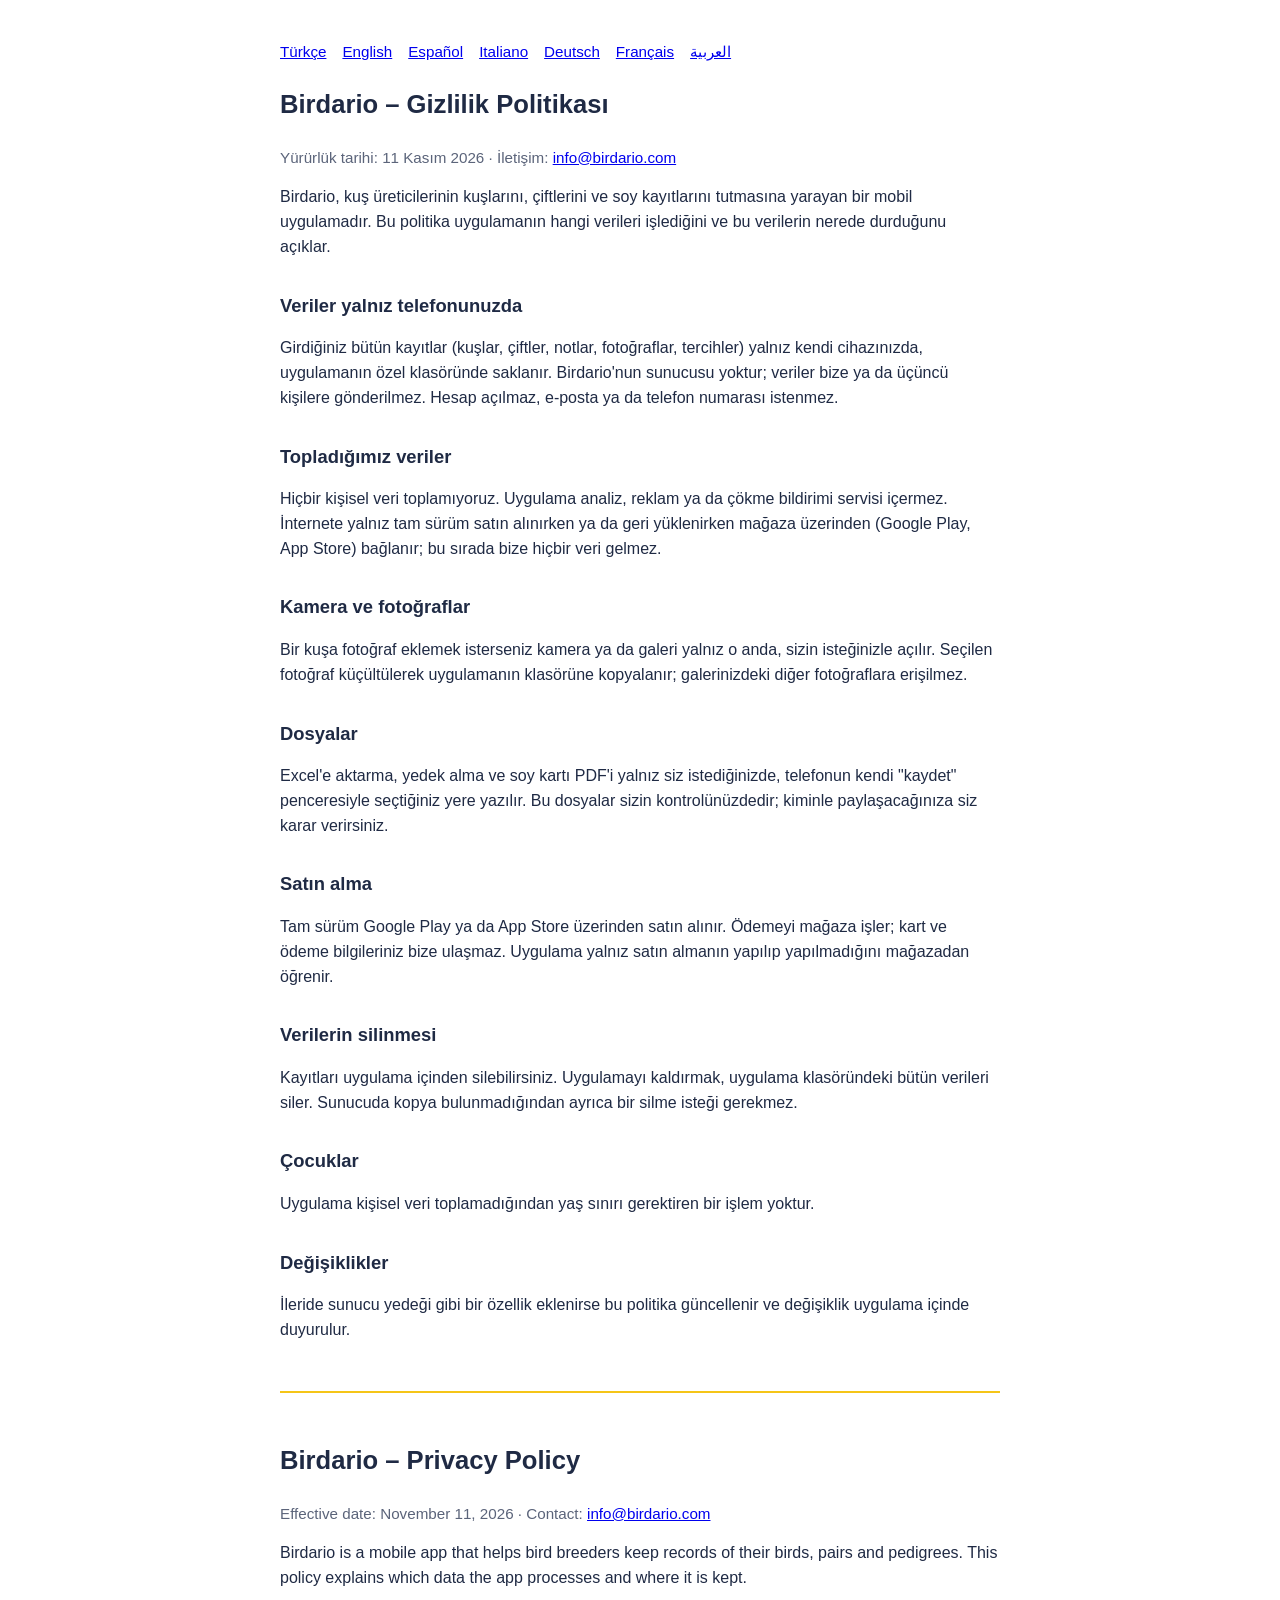
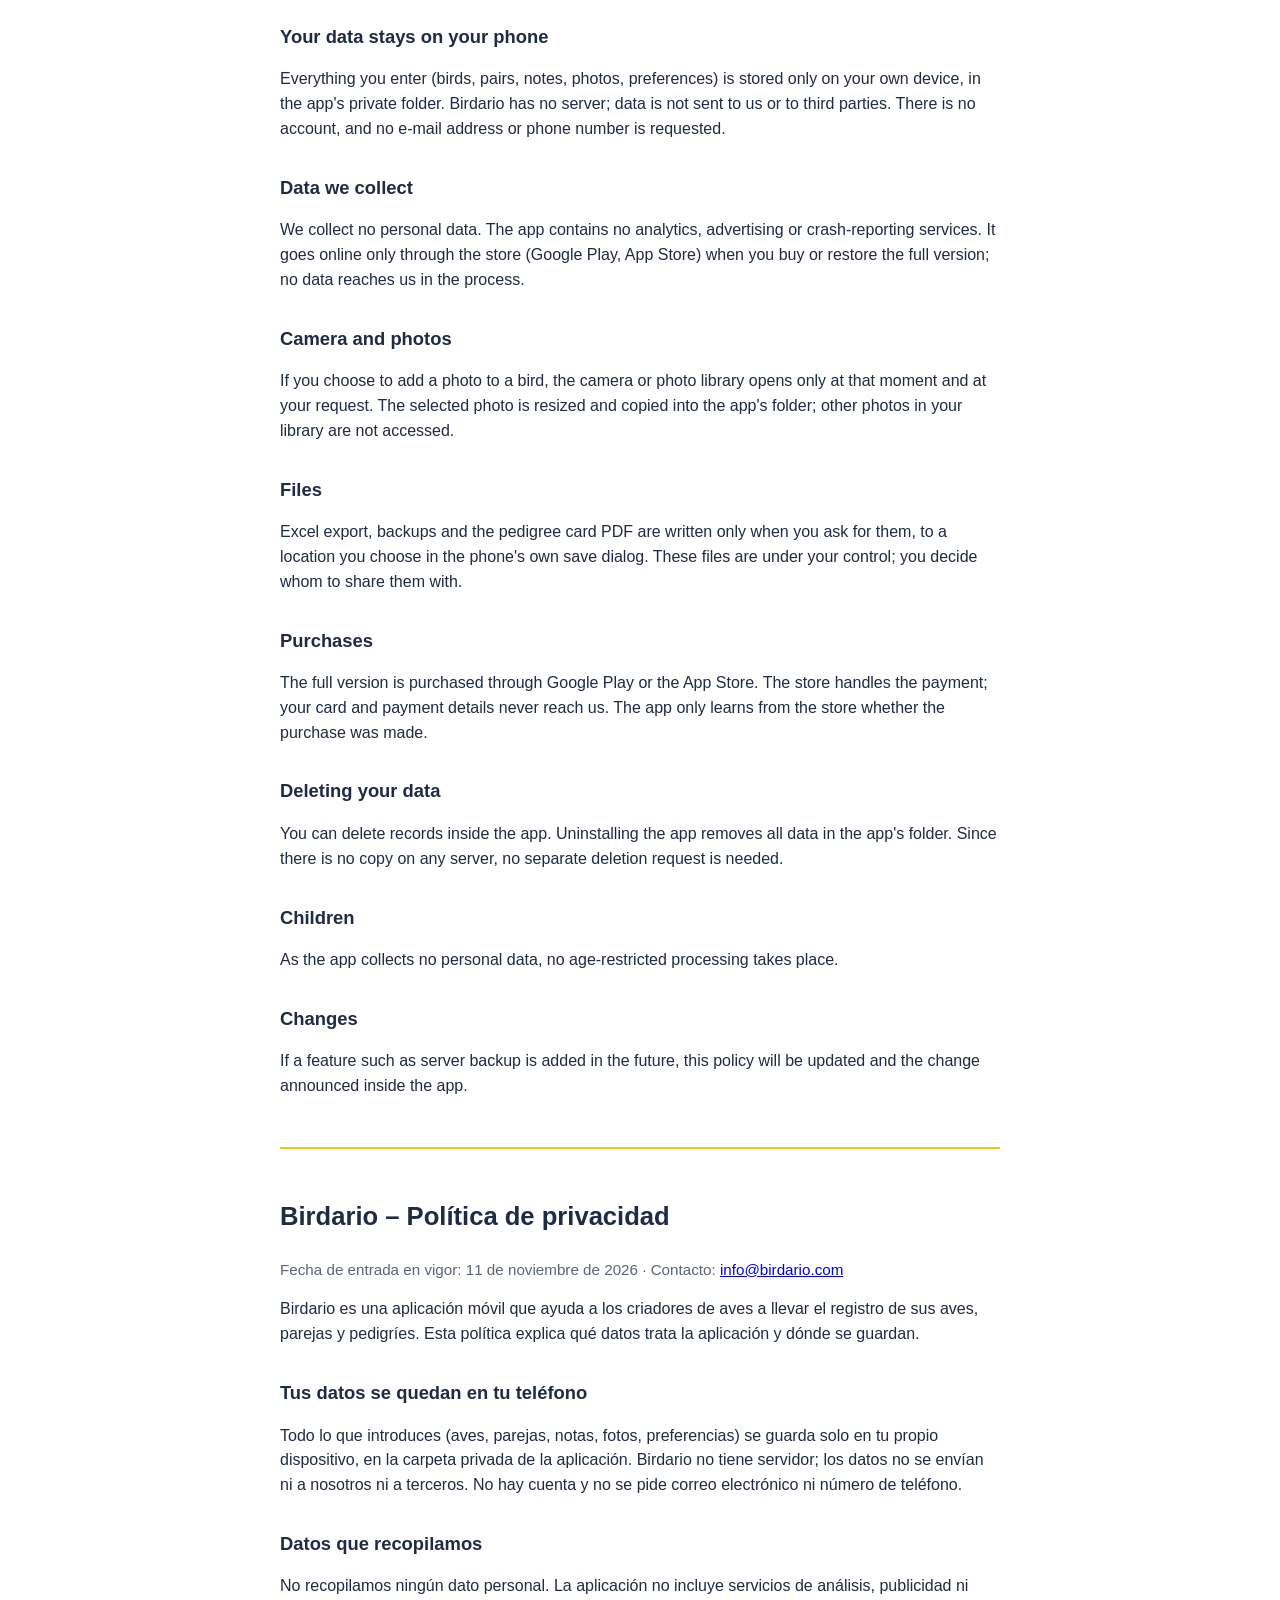
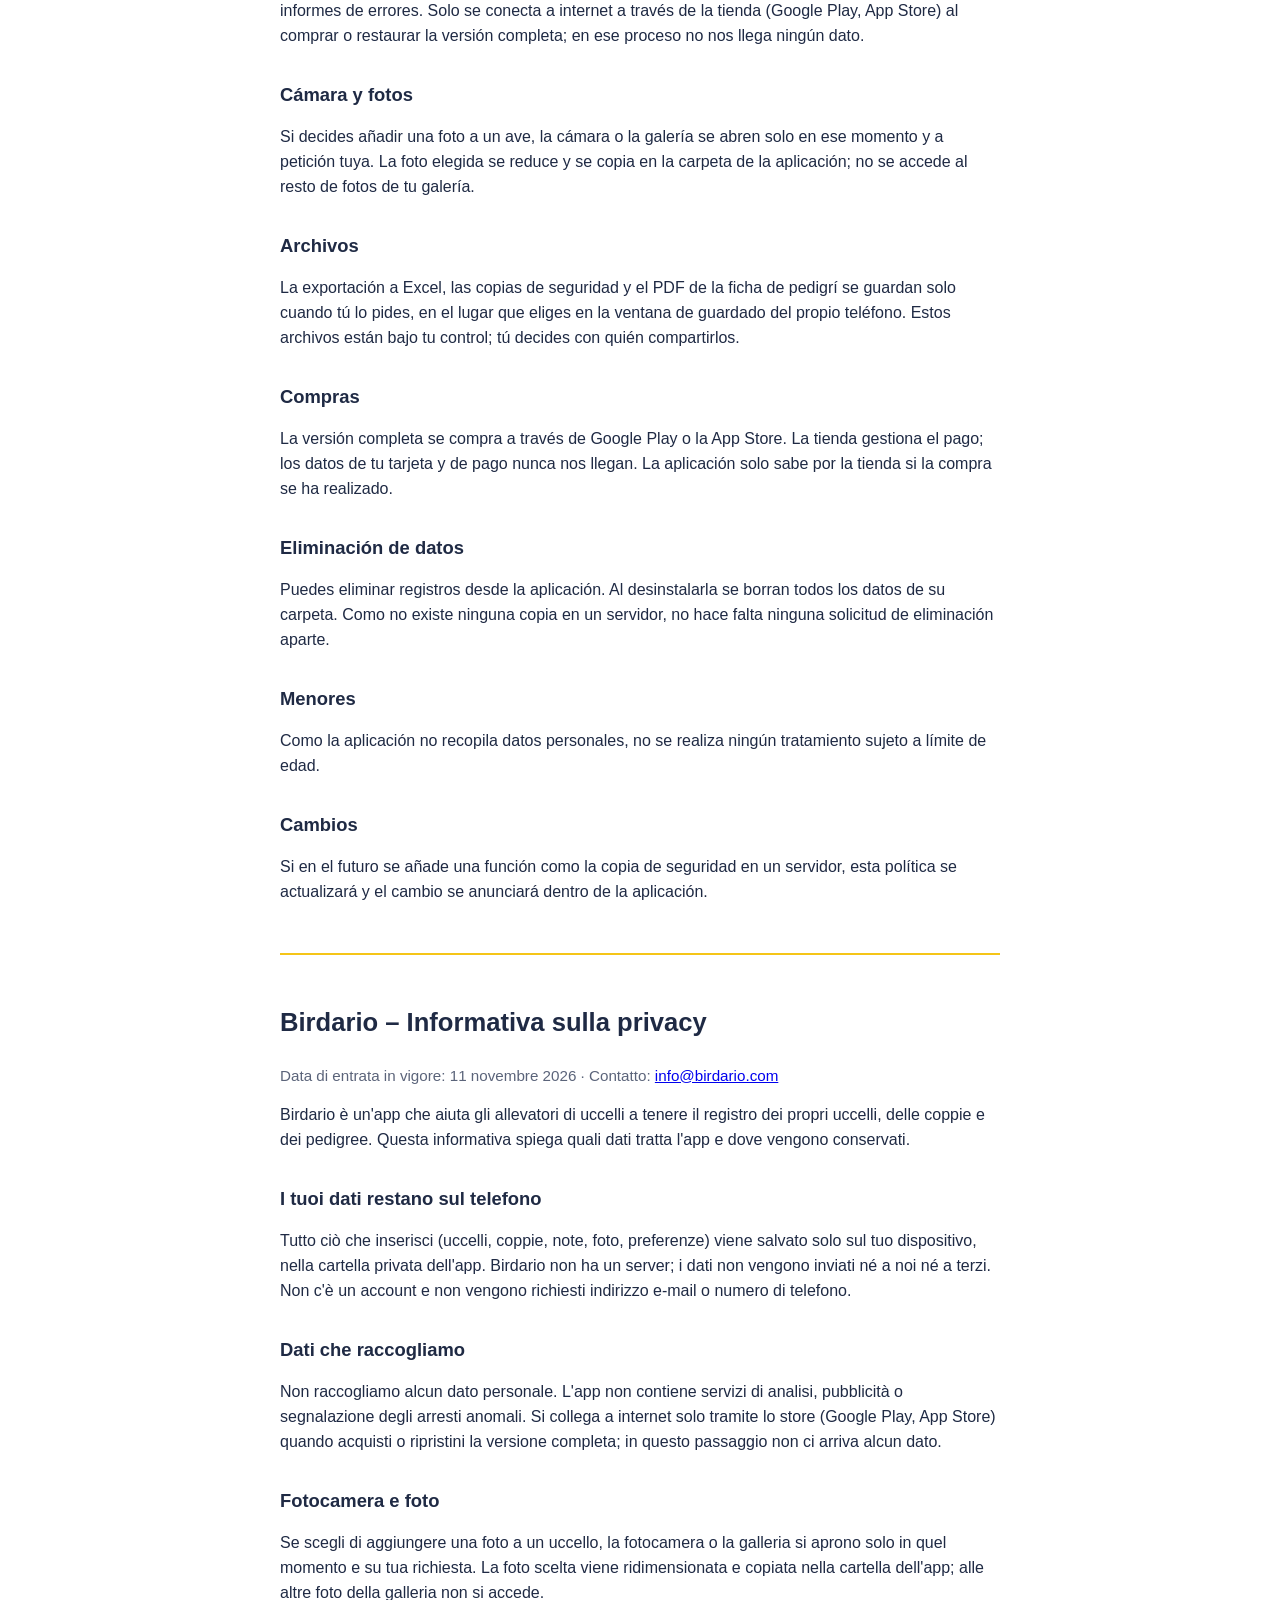
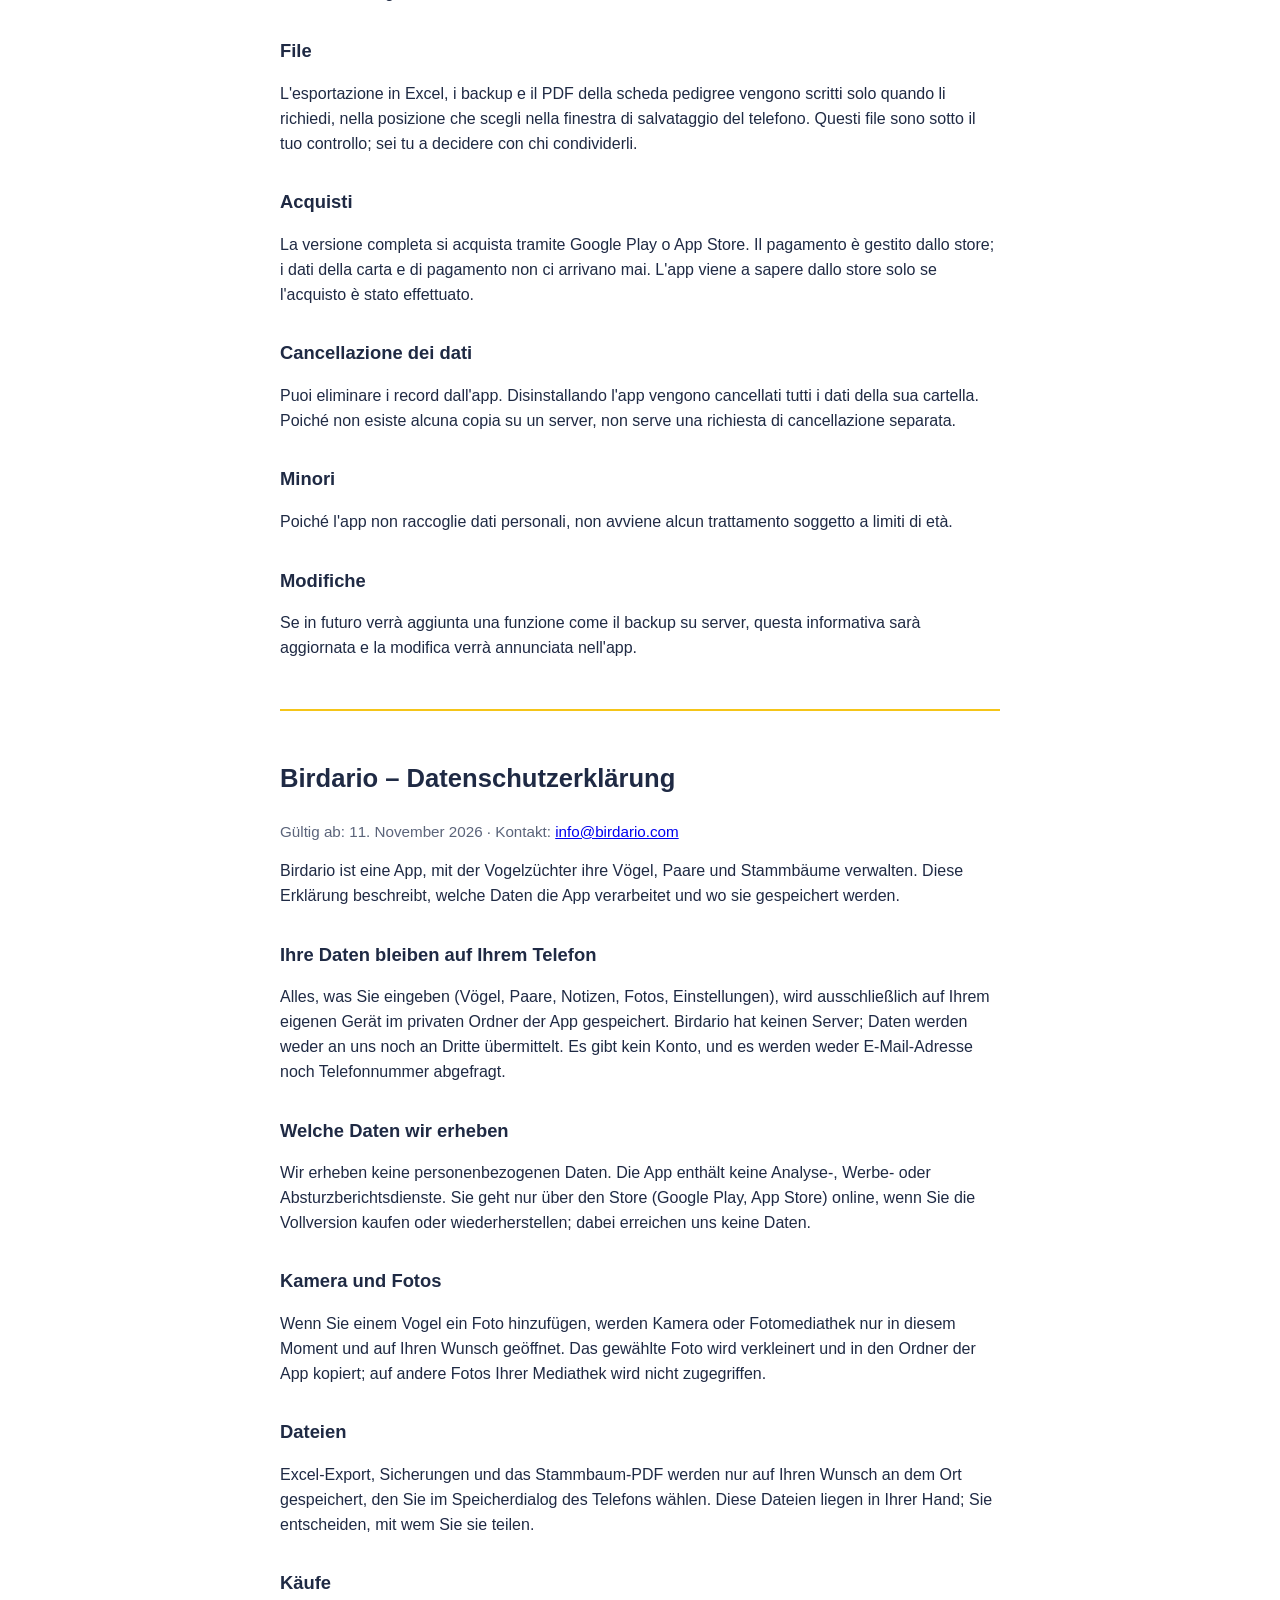
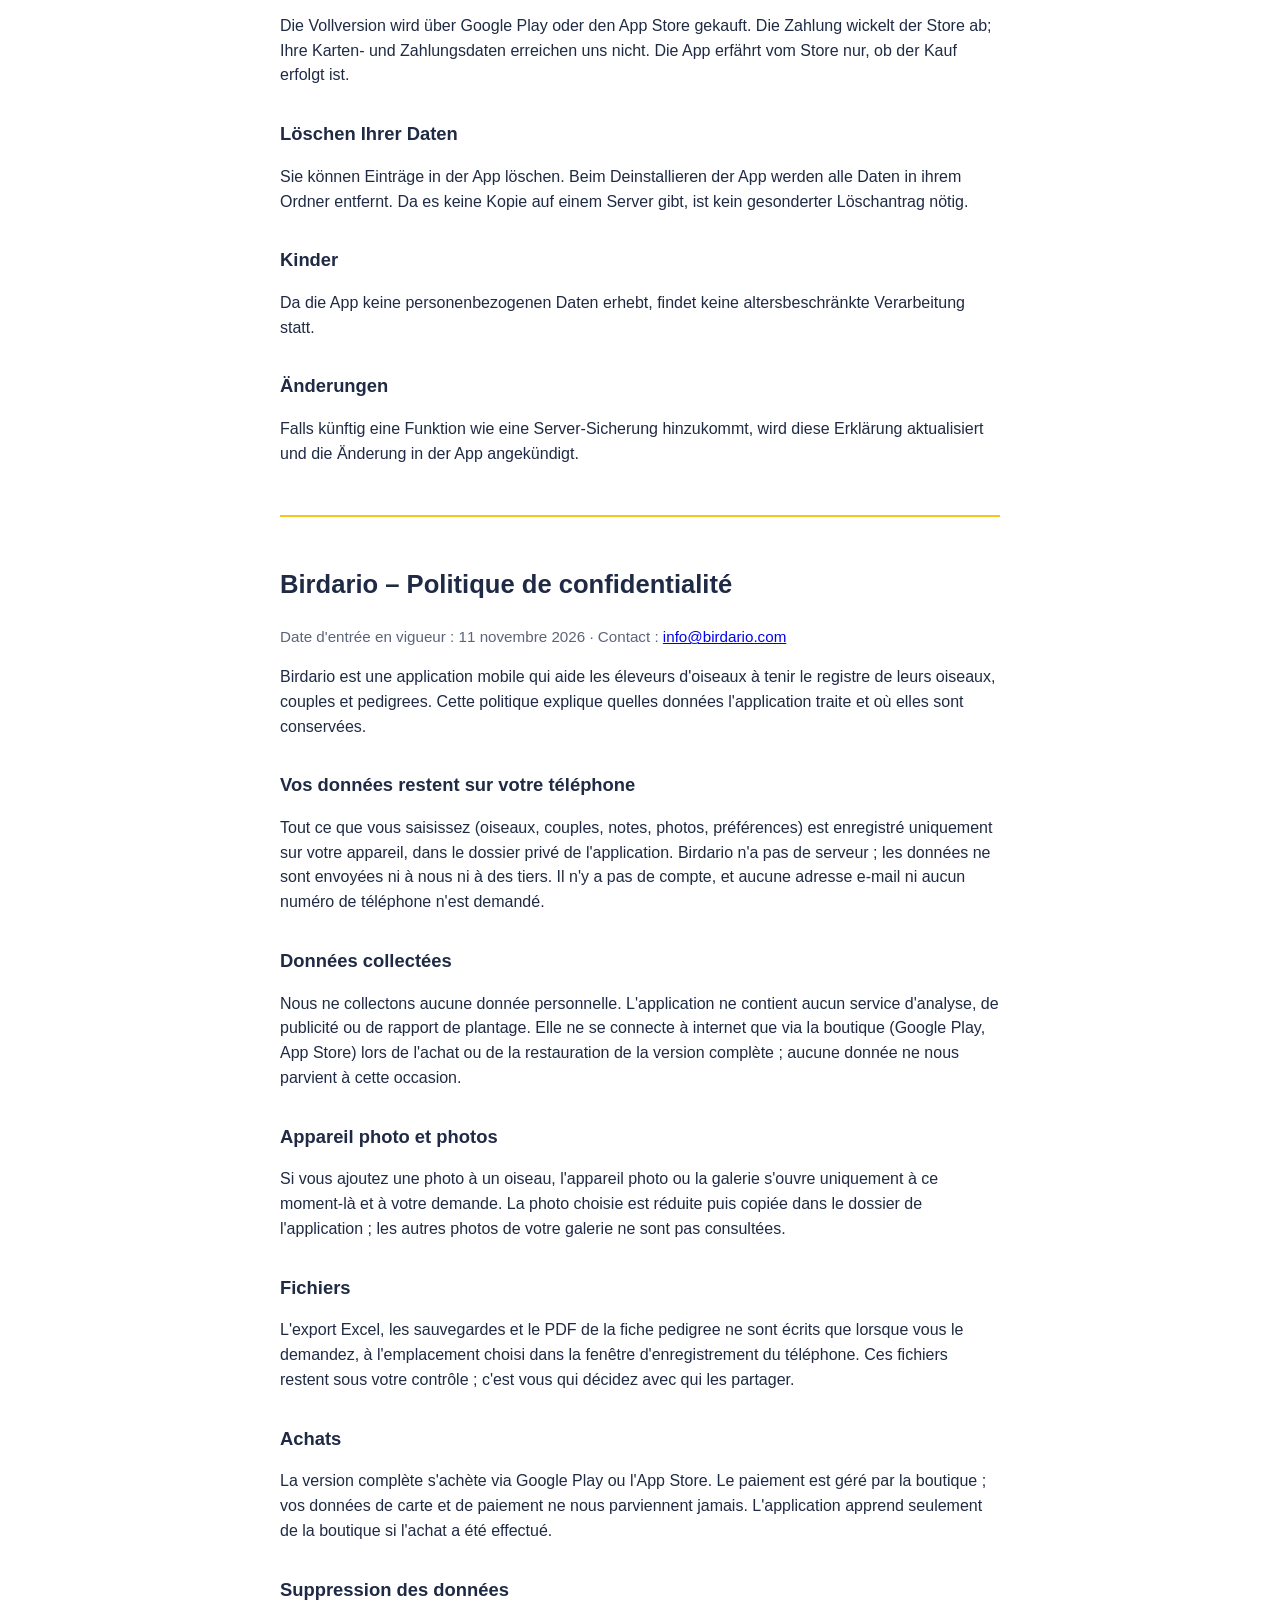
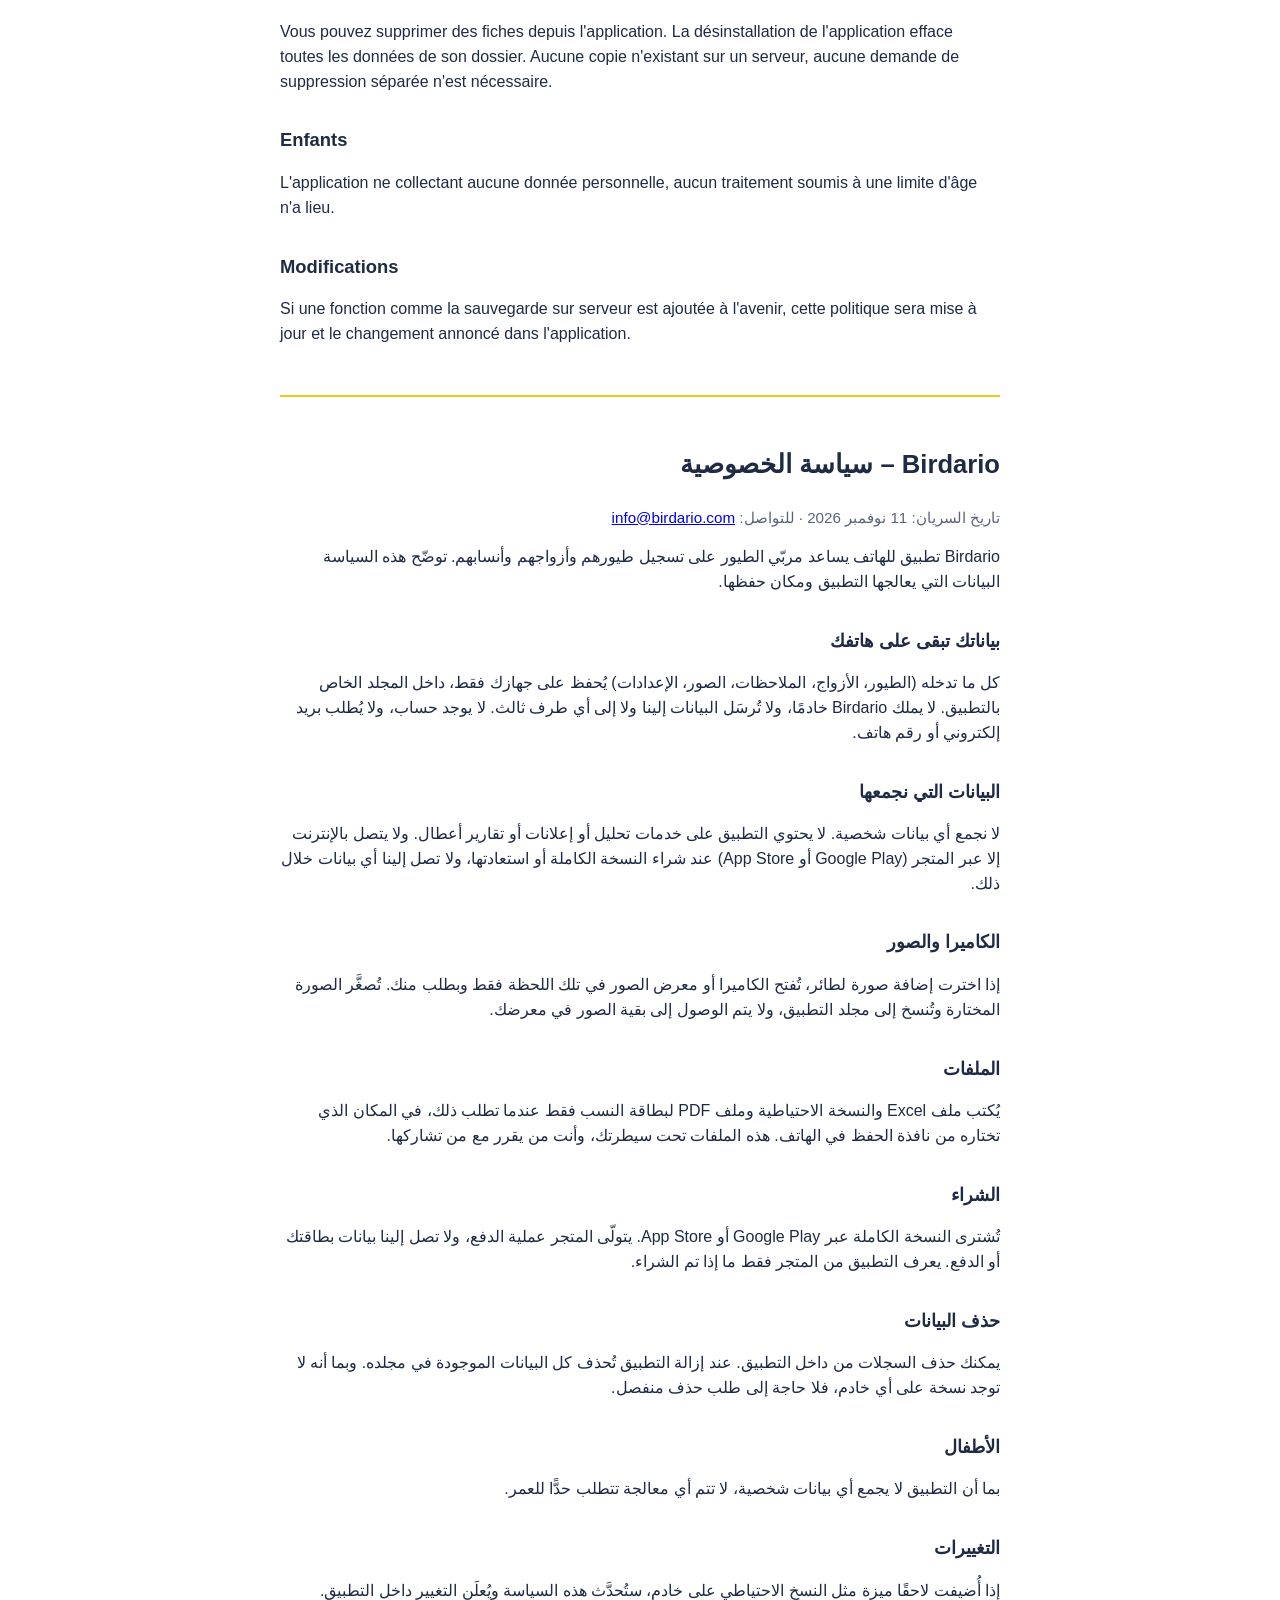
<file: privacy/index.html>
<!doctype html>
<html lang="en">
<head>
<meta charset="utf-8">
<meta name="viewport" content="width=device-width, initial-scale=1">
<title>Birdario – Privacy Policy</title>
<style>
  body { font-family: -apple-system, Segoe UI, Roboto, "Noto Sans Arabic", Tahoma, sans-serif; max-width: 720px; margin: 40px auto; padding: 0 20px; color: #1F2A44; line-height: 1.55; }
  h1 { font-size: 1.6rem; } h2 { font-size: 1.15rem; margin-top: 2rem; }
  hr { border: 0; border-top: 2px solid #F5C518; margin: 3rem 0; }
  .meta { color: #5B647A; font-size: .95rem; }
  .langs { display: flex; flex-wrap: wrap; gap: 6px 16px; padding: 0; list-style: none; font-size: .95rem; }
  section { scroll-margin-top: 16px; }
</style>
</head>
<body>

<ul class="langs">
  <li><a href="#tr" lang="tr">Türkçe</a></li>
  <li><a href="#en" lang="en">English</a></li>
  <li><a href="#es" lang="es">Español</a></li>
  <li><a href="#it" lang="it">Italiano</a></li>
  <li><a href="#de" lang="de">Deutsch</a></li>
  <li><a href="#fr" lang="fr">Français</a></li>
  <li><a href="#ar" lang="ar">العربية</a></li>
</ul>

<section id="tr" lang="tr">
<h1>Birdario – Gizlilik Politikası</h1>
<p class="meta">Yürürlük tarihi: 11 Kasım 2026 · İletişim: <a href="mailto:info@birdario.com">info@birdario.com</a></p>

<p>Birdario, kuş üreticilerinin kuşlarını, çiftlerini ve soy kayıtlarını tutmasına yarayan bir mobil uygulamadır. Bu politika uygulamanın hangi verileri işlediğini ve bu verilerin nerede durduğunu açıklar.</p>

<h2>Veriler yalnız telefonunuzda</h2>
<p>Girdiğiniz bütün kayıtlar (kuşlar, çiftler, notlar, fotoğraflar, tercihler) yalnız kendi cihazınızda, uygulamanın özel klasöründe saklanır. Birdario'nun sunucusu yoktur; veriler bize ya da üçüncü kişilere gönderilmez. Hesap açılmaz, e-posta ya da telefon numarası istenmez.</p>

<h2>Topladığımız veriler</h2>
<p>Hiçbir kişisel veri toplamıyoruz. Uygulama analiz, reklam ya da çökme bildirimi servisi içermez. İnternete yalnız tam sürüm satın alınırken ya da geri yüklenirken mağaza üzerinden (Google Play, App Store) bağlanır; bu sırada bize hiçbir veri gelmez.</p>

<h2>Kamera ve fotoğraflar</h2>
<p>Bir kuşa fotoğraf eklemek isterseniz kamera ya da galeri yalnız o anda, sizin isteğinizle açılır. Seçilen fotoğraf küçültülerek uygulamanın klasörüne kopyalanır; galerinizdeki diğer fotoğraflara erişilmez.</p>

<h2>Dosyalar</h2>
<p>Excel'e aktarma, yedek alma ve soy kartı PDF'i yalnız siz istediğinizde, telefonun kendi "kaydet" penceresiyle seçtiğiniz yere yazılır. Bu dosyalar sizin kontrolünüzdedir; kiminle paylaşacağınıza siz karar verirsiniz.</p>

<h2>Satın alma</h2>
<p>Tam sürüm Google Play ya da App Store üzerinden satın alınır. Ödemeyi mağaza işler; kart ve ödeme bilgileriniz bize ulaşmaz. Uygulama yalnız satın almanın yapılıp yapılmadığını mağazadan öğrenir.</p>

<h2>Verilerin silinmesi</h2>
<p>Kayıtları uygulama içinden silebilirsiniz. Uygulamayı kaldırmak, uygulama klasöründeki bütün verileri siler. Sunucuda kopya bulunmadığından ayrıca bir silme isteği gerekmez.</p>

<h2>Çocuklar</h2>
<p>Uygulama kişisel veri toplamadığından yaş sınırı gerektiren bir işlem yoktur.</p>

<h2>Değişiklikler</h2>
<p>İleride sunucu yedeği gibi bir özellik eklenirse bu politika güncellenir ve değişiklik uygulama içinde duyurulur.</p>
</section>

<hr>

<section id="en" lang="en">
<h1>Birdario – Privacy Policy</h1>
<p class="meta">Effective date: November 11, 2026 · Contact: <a href="mailto:info@birdario.com">info@birdario.com</a></p>

<p>Birdario is a mobile app that helps bird breeders keep records of their birds, pairs and pedigrees. This policy explains which data the app processes and where it is kept.</p>

<h2>Your data stays on your phone</h2>
<p>Everything you enter (birds, pairs, notes, photos, preferences) is stored only on your own device, in the app's private folder. Birdario has no server; data is not sent to us or to third parties. There is no account, and no e-mail address or phone number is requested.</p>

<h2>Data we collect</h2>
<p>We collect no personal data. The app contains no analytics, advertising or crash-reporting services. It goes online only through the store (Google Play, App Store) when you buy or restore the full version; no data reaches us in the process.</p>

<h2>Camera and photos</h2>
<p>If you choose to add a photo to a bird, the camera or photo library opens only at that moment and at your request. The selected photo is resized and copied into the app's folder; other photos in your library are not accessed.</p>

<h2>Files</h2>
<p>Excel export, backups and the pedigree card PDF are written only when you ask for them, to a location you choose in the phone's own save dialog. These files are under your control; you decide whom to share them with.</p>

<h2>Purchases</h2>
<p>The full version is purchased through Google Play or the App Store. The store handles the payment; your card and payment details never reach us. The app only learns from the store whether the purchase was made.</p>

<h2>Deleting your data</h2>
<p>You can delete records inside the app. Uninstalling the app removes all data in the app's folder. Since there is no copy on any server, no separate deletion request is needed.</p>

<h2>Children</h2>
<p>As the app collects no personal data, no age-restricted processing takes place.</p>

<h2>Changes</h2>
<p>If a feature such as server backup is added in the future, this policy will be updated and the change announced inside the app.</p>
</section>

<hr>

<section id="es" lang="es">
<h1>Birdario – Política de privacidad</h1>
<p class="meta">Fecha de entrada en vigor: 11 de noviembre de 2026 · Contacto: <a href="mailto:info@birdario.com">info@birdario.com</a></p>

<p>Birdario es una aplicación móvil que ayuda a los criadores de aves a llevar el registro de sus aves, parejas y pedigríes. Esta política explica qué datos trata la aplicación y dónde se guardan.</p>

<h2>Tus datos se quedan en tu teléfono</h2>
<p>Todo lo que introduces (aves, parejas, notas, fotos, preferencias) se guarda solo en tu propio dispositivo, en la carpeta privada de la aplicación. Birdario no tiene servidor; los datos no se envían ni a nosotros ni a terceros. No hay cuenta y no se pide correo electrónico ni número de teléfono.</p>

<h2>Datos que recopilamos</h2>
<p>No recopilamos ningún dato personal. La aplicación no incluye servicios de análisis, publicidad ni informes de errores. Solo se conecta a internet a través de la tienda (Google Play, App Store) al comprar o restaurar la versión completa; en ese proceso no nos llega ningún dato.</p>

<h2>Cámara y fotos</h2>
<p>Si decides añadir una foto a un ave, la cámara o la galería se abren solo en ese momento y a petición tuya. La foto elegida se reduce y se copia en la carpeta de la aplicación; no se accede al resto de fotos de tu galería.</p>

<h2>Archivos</h2>
<p>La exportación a Excel, las copias de seguridad y el PDF de la ficha de pedigrí se guardan solo cuando tú lo pides, en el lugar que eliges en la ventana de guardado del propio teléfono. Estos archivos están bajo tu control; tú decides con quién compartirlos.</p>

<h2>Compras</h2>
<p>La versión completa se compra a través de Google Play o la App Store. La tienda gestiona el pago; los datos de tu tarjeta y de pago nunca nos llegan. La aplicación solo sabe por la tienda si la compra se ha realizado.</p>

<h2>Eliminación de datos</h2>
<p>Puedes eliminar registros desde la aplicación. Al desinstalarla se borran todos los datos de su carpeta. Como no existe ninguna copia en un servidor, no hace falta ninguna solicitud de eliminación aparte.</p>

<h2>Menores</h2>
<p>Como la aplicación no recopila datos personales, no se realiza ningún tratamiento sujeto a límite de edad.</p>

<h2>Cambios</h2>
<p>Si en el futuro se añade una función como la copia de seguridad en un servidor, esta política se actualizará y el cambio se anunciará dentro de la aplicación.</p>
</section>

<hr>

<section id="it" lang="it">
<h1>Birdario – Informativa sulla privacy</h1>
<p class="meta">Data di entrata in vigore: 11 novembre 2026 · Contatto: <a href="mailto:info@birdario.com">info@birdario.com</a></p>

<p>Birdario è un'app che aiuta gli allevatori di uccelli a tenere il registro dei propri uccelli, delle coppie e dei pedigree. Questa informativa spiega quali dati tratta l'app e dove vengono conservati.</p>

<h2>I tuoi dati restano sul telefono</h2>
<p>Tutto ciò che inserisci (uccelli, coppie, note, foto, preferenze) viene salvato solo sul tuo dispositivo, nella cartella privata dell'app. Birdario non ha un server; i dati non vengono inviati né a noi né a terzi. Non c'è un account e non vengono richiesti indirizzo e-mail o numero di telefono.</p>

<h2>Dati che raccogliamo</h2>
<p>Non raccogliamo alcun dato personale. L'app non contiene servizi di analisi, pubblicità o segnalazione degli arresti anomali. Si collega a internet solo tramite lo store (Google Play, App Store) quando acquisti o ripristini la versione completa; in questo passaggio non ci arriva alcun dato.</p>

<h2>Fotocamera e foto</h2>
<p>Se scegli di aggiungere una foto a un uccello, la fotocamera o la galleria si aprono solo in quel momento e su tua richiesta. La foto scelta viene ridimensionata e copiata nella cartella dell'app; alle altre foto della galleria non si accede.</p>

<h2>File</h2>
<p>L'esportazione in Excel, i backup e il PDF della scheda pedigree vengono scritti solo quando li richiedi, nella posizione che scegli nella finestra di salvataggio del telefono. Questi file sono sotto il tuo controllo; sei tu a decidere con chi condividerli.</p>

<h2>Acquisti</h2>
<p>La versione completa si acquista tramite Google Play o App Store. Il pagamento è gestito dallo store; i dati della carta e di pagamento non ci arrivano mai. L'app viene a sapere dallo store solo se l'acquisto è stato effettuato.</p>

<h2>Cancellazione dei dati</h2>
<p>Puoi eliminare i record dall'app. Disinstallando l'app vengono cancellati tutti i dati della sua cartella. Poiché non esiste alcuna copia su un server, non serve una richiesta di cancellazione separata.</p>

<h2>Minori</h2>
<p>Poiché l'app non raccoglie dati personali, non avviene alcun trattamento soggetto a limiti di età.</p>

<h2>Modifiche</h2>
<p>Se in futuro verrà aggiunta una funzione come il backup su server, questa informativa sarà aggiornata e la modifica verrà annunciata nell'app.</p>
</section>

<hr>

<section id="de" lang="de">
<h1>Birdario – Datenschutzerklärung</h1>
<p class="meta">Gültig ab: 11. November 2026 · Kontakt: <a href="mailto:info@birdario.com">info@birdario.com</a></p>

<p>Birdario ist eine App, mit der Vogelzüchter ihre Vögel, Paare und Stammbäume verwalten. Diese Erklärung beschreibt, welche Daten die App verarbeitet und wo sie gespeichert werden.</p>

<h2>Ihre Daten bleiben auf Ihrem Telefon</h2>
<p>Alles, was Sie eingeben (Vögel, Paare, Notizen, Fotos, Einstellungen), wird ausschließlich auf Ihrem eigenen Gerät im privaten Ordner der App gespeichert. Birdario hat keinen Server; Daten werden weder an uns noch an Dritte übermittelt. Es gibt kein Konto, und es werden weder E-Mail-Adresse noch Telefonnummer abgefragt.</p>

<h2>Welche Daten wir erheben</h2>
<p>Wir erheben keine personenbezogenen Daten. Die App enthält keine Analyse-, Werbe- oder Absturzberichtsdienste. Sie geht nur über den Store (Google Play, App Store) online, wenn Sie die Vollversion kaufen oder wiederherstellen; dabei erreichen uns keine Daten.</p>

<h2>Kamera und Fotos</h2>
<p>Wenn Sie einem Vogel ein Foto hinzufügen, werden Kamera oder Fotomediathek nur in diesem Moment und auf Ihren Wunsch geöffnet. Das gewählte Foto wird verkleinert und in den Ordner der App kopiert; auf andere Fotos Ihrer Mediathek wird nicht zugegriffen.</p>

<h2>Dateien</h2>
<p>Excel-Export, Sicherungen und das Stammbaum-PDF werden nur auf Ihren Wunsch an dem Ort gespeichert, den Sie im Speicherdialog des Telefons wählen. Diese Dateien liegen in Ihrer Hand; Sie entscheiden, mit wem Sie sie teilen.</p>

<h2>Käufe</h2>
<p>Die Vollversion wird über Google Play oder den App Store gekauft. Die Zahlung wickelt der Store ab; Ihre Karten- und Zahlungsdaten erreichen uns nicht. Die App erfährt vom Store nur, ob der Kauf erfolgt ist.</p>

<h2>Löschen Ihrer Daten</h2>
<p>Sie können Einträge in der App löschen. Beim Deinstallieren der App werden alle Daten in ihrem Ordner entfernt. Da es keine Kopie auf einem Server gibt, ist kein gesonderter Löschantrag nötig.</p>

<h2>Kinder</h2>
<p>Da die App keine personenbezogenen Daten erhebt, findet keine altersbeschränkte Verarbeitung statt.</p>

<h2>Änderungen</h2>
<p>Falls künftig eine Funktion wie eine Server-Sicherung hinzukommt, wird diese Erklärung aktualisiert und die Änderung in der App angekündigt.</p>
</section>

<hr>

<section id="fr" lang="fr">
<h1>Birdario – Politique de confidentialité</h1>
<p class="meta">Date d'entrée en vigueur : 11 novembre 2026 · Contact : <a href="mailto:info@birdario.com">info@birdario.com</a></p>

<p>Birdario est une application mobile qui aide les éleveurs d'oiseaux à tenir le registre de leurs oiseaux, couples et pedigrees. Cette politique explique quelles données l'application traite et où elles sont conservées.</p>

<h2>Vos données restent sur votre téléphone</h2>
<p>Tout ce que vous saisissez (oiseaux, couples, notes, photos, préférences) est enregistré uniquement sur votre appareil, dans le dossier privé de l'application. Birdario n'a pas de serveur ; les données ne sont envoyées ni à nous ni à des tiers. Il n'y a pas de compte, et aucune adresse e-mail ni aucun numéro de téléphone n'est demandé.</p>

<h2>Données collectées</h2>
<p>Nous ne collectons aucune donnée personnelle. L'application ne contient aucun service d'analyse, de publicité ou de rapport de plantage. Elle ne se connecte à internet que via la boutique (Google Play, App Store) lors de l'achat ou de la restauration de la version complète ; aucune donnée ne nous parvient à cette occasion.</p>

<h2>Appareil photo et photos</h2>
<p>Si vous ajoutez une photo à un oiseau, l'appareil photo ou la galerie s'ouvre uniquement à ce moment-là et à votre demande. La photo choisie est réduite puis copiée dans le dossier de l'application ; les autres photos de votre galerie ne sont pas consultées.</p>

<h2>Fichiers</h2>
<p>L'export Excel, les sauvegardes et le PDF de la fiche pedigree ne sont écrits que lorsque vous le demandez, à l'emplacement choisi dans la fenêtre d'enregistrement du téléphone. Ces fichiers restent sous votre contrôle ; c'est vous qui décidez avec qui les partager.</p>

<h2>Achats</h2>
<p>La version complète s'achète via Google Play ou l'App Store. Le paiement est géré par la boutique ; vos données de carte et de paiement ne nous parviennent jamais. L'application apprend seulement de la boutique si l'achat a été effectué.</p>

<h2>Suppression des données</h2>
<p>Vous pouvez supprimer des fiches depuis l'application. La désinstallation de l'application efface toutes les données de son dossier. Aucune copie n'existant sur un serveur, aucune demande de suppression séparée n'est nécessaire.</p>

<h2>Enfants</h2>
<p>L'application ne collectant aucune donnée personnelle, aucun traitement soumis à une limite d'âge n'a lieu.</p>

<h2>Modifications</h2>
<p>Si une fonction comme la sauvegarde sur serveur est ajoutée à l'avenir, cette politique sera mise à jour et le changement annoncé dans l'application.</p>
</section>

<hr>

<section id="ar" lang="ar" dir="rtl">
<h1>Birdario – سياسة الخصوصية</h1>
<p class="meta">تاريخ السريان: 11 نوفمبر 2026 · للتواصل: <a href="mailto:info@birdario.com">info@birdario.com</a></p>

<p>Birdario تطبيق للهاتف يساعد مربّي الطيور على تسجيل طيورهم وأزواجهم وأنسابهم. توضّح هذه السياسة البيانات التي يعالجها التطبيق ومكان حفظها.</p>

<h2>بياناتك تبقى على هاتفك</h2>
<p>كل ما تدخله (الطيور، الأزواج، الملاحظات، الصور، الإعدادات) يُحفظ على جهازك فقط، داخل المجلد الخاص بالتطبيق. لا يملك Birdario خادمًا، ولا تُرسَل البيانات إلينا ولا إلى أي طرف ثالث. لا يوجد حساب، ولا يُطلب بريد إلكتروني أو رقم هاتف.</p>

<h2>البيانات التي نجمعها</h2>
<p>لا نجمع أي بيانات شخصية. لا يحتوي التطبيق على خدمات تحليل أو إعلانات أو تقارير أعطال. ولا يتصل بالإنترنت إلا عبر المتجر (Google Play أو App Store) عند شراء النسخة الكاملة أو استعادتها، ولا تصل إلينا أي بيانات خلال ذلك.</p>

<h2>الكاميرا والصور</h2>
<p>إذا اخترت إضافة صورة لطائر، تُفتح الكاميرا أو معرض الصور في تلك اللحظة فقط وبطلب منك. تُصغَّر الصورة المختارة وتُنسخ إلى مجلد التطبيق، ولا يتم الوصول إلى بقية الصور في معرضك.</p>

<h2>الملفات</h2>
<p>يُكتب ملف Excel والنسخة الاحتياطية وملف PDF لبطاقة النسب فقط عندما تطلب ذلك، في المكان الذي تختاره من نافذة الحفظ في الهاتف. هذه الملفات تحت سيطرتك، وأنت من يقرر مع من تشاركها.</p>

<h2>الشراء</h2>
<p>تُشترى النسخة الكاملة عبر Google Play أو App Store. يتولّى المتجر عملية الدفع، ولا تصل إلينا بيانات بطاقتك أو الدفع. يعرف التطبيق من المتجر فقط ما إذا تم الشراء.</p>

<h2>حذف البيانات</h2>
<p>يمكنك حذف السجلات من داخل التطبيق. عند إزالة التطبيق تُحذف كل البيانات الموجودة في مجلده. وبما أنه لا توجد نسخة على أي خادم، فلا حاجة إلى طلب حذف منفصل.</p>

<h2>الأطفال</h2>
<p>بما أن التطبيق لا يجمع أي بيانات شخصية، لا تتم أي معالجة تتطلب حدًّا للعمر.</p>

<h2>التغييرات</h2>
<p>إذا أُضيفت لاحقًا ميزة مثل النسخ الاحتياطي على خادم، ستُحدَّث هذه السياسة ويُعلَن التغيير داخل التطبيق.</p>
</section>

<script>
  // Dil bağlantısı yoksa tarayıcı diline göre ilgili bölüme in
  if (!location.hash) {
    var l = (navigator.language || "").slice(0, 2);
    if (["en", "es", "it", "de", "fr", "ar"].indexOf(l) >= 0) document.getElementById(l).scrollIntoView();
  }
</script>
</body>
</html>
</file>
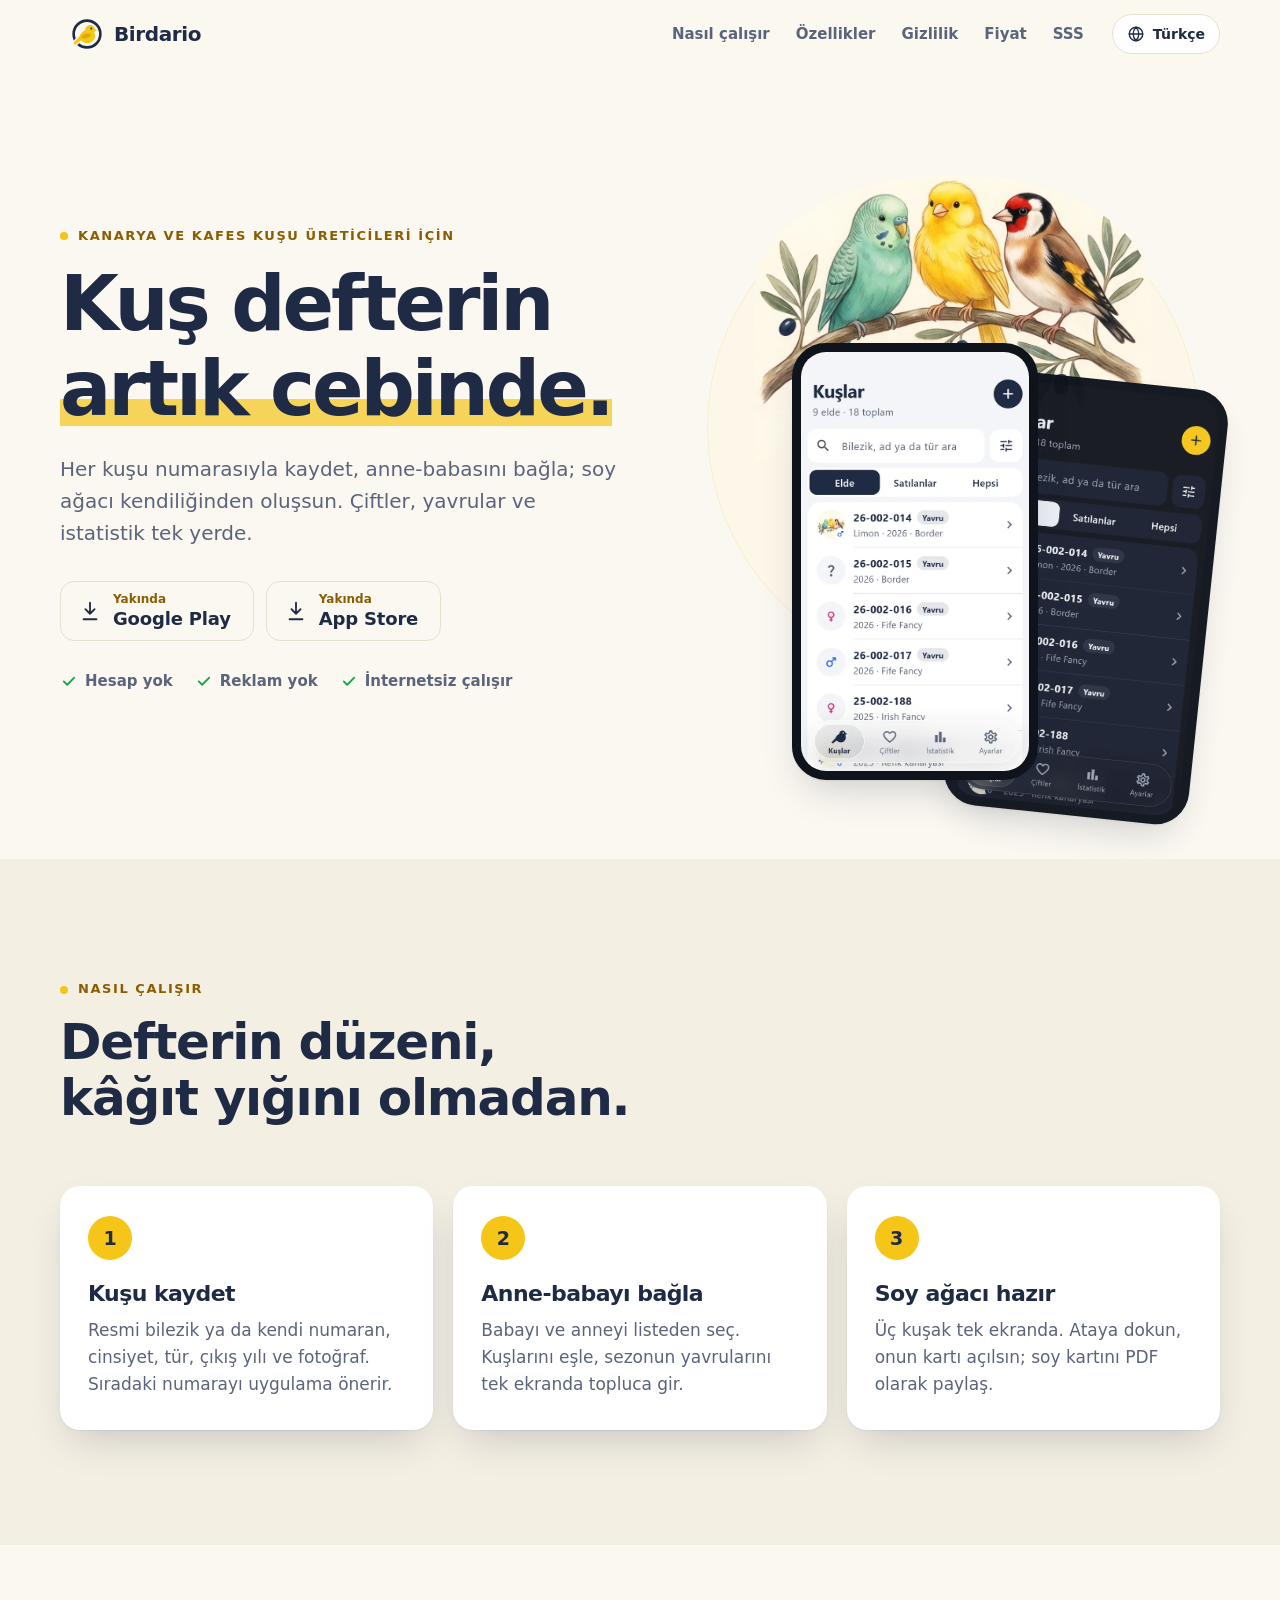
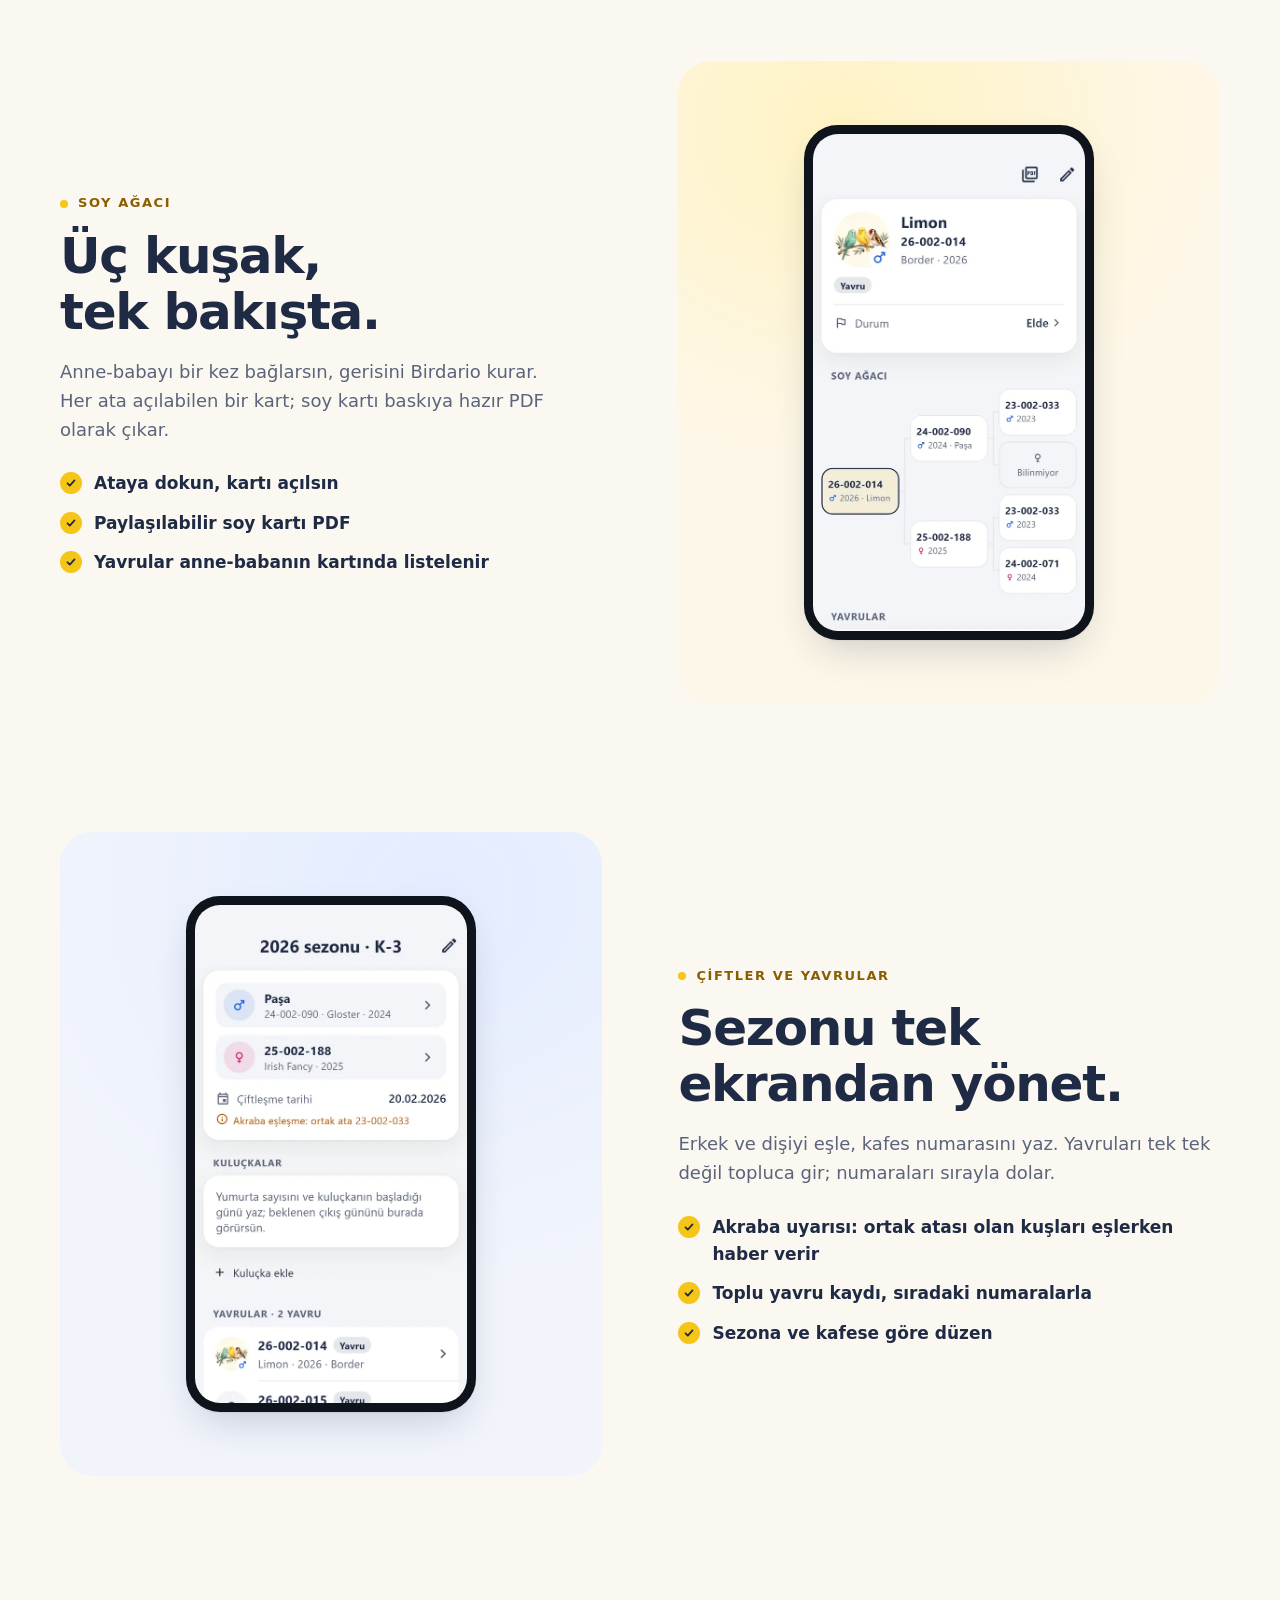
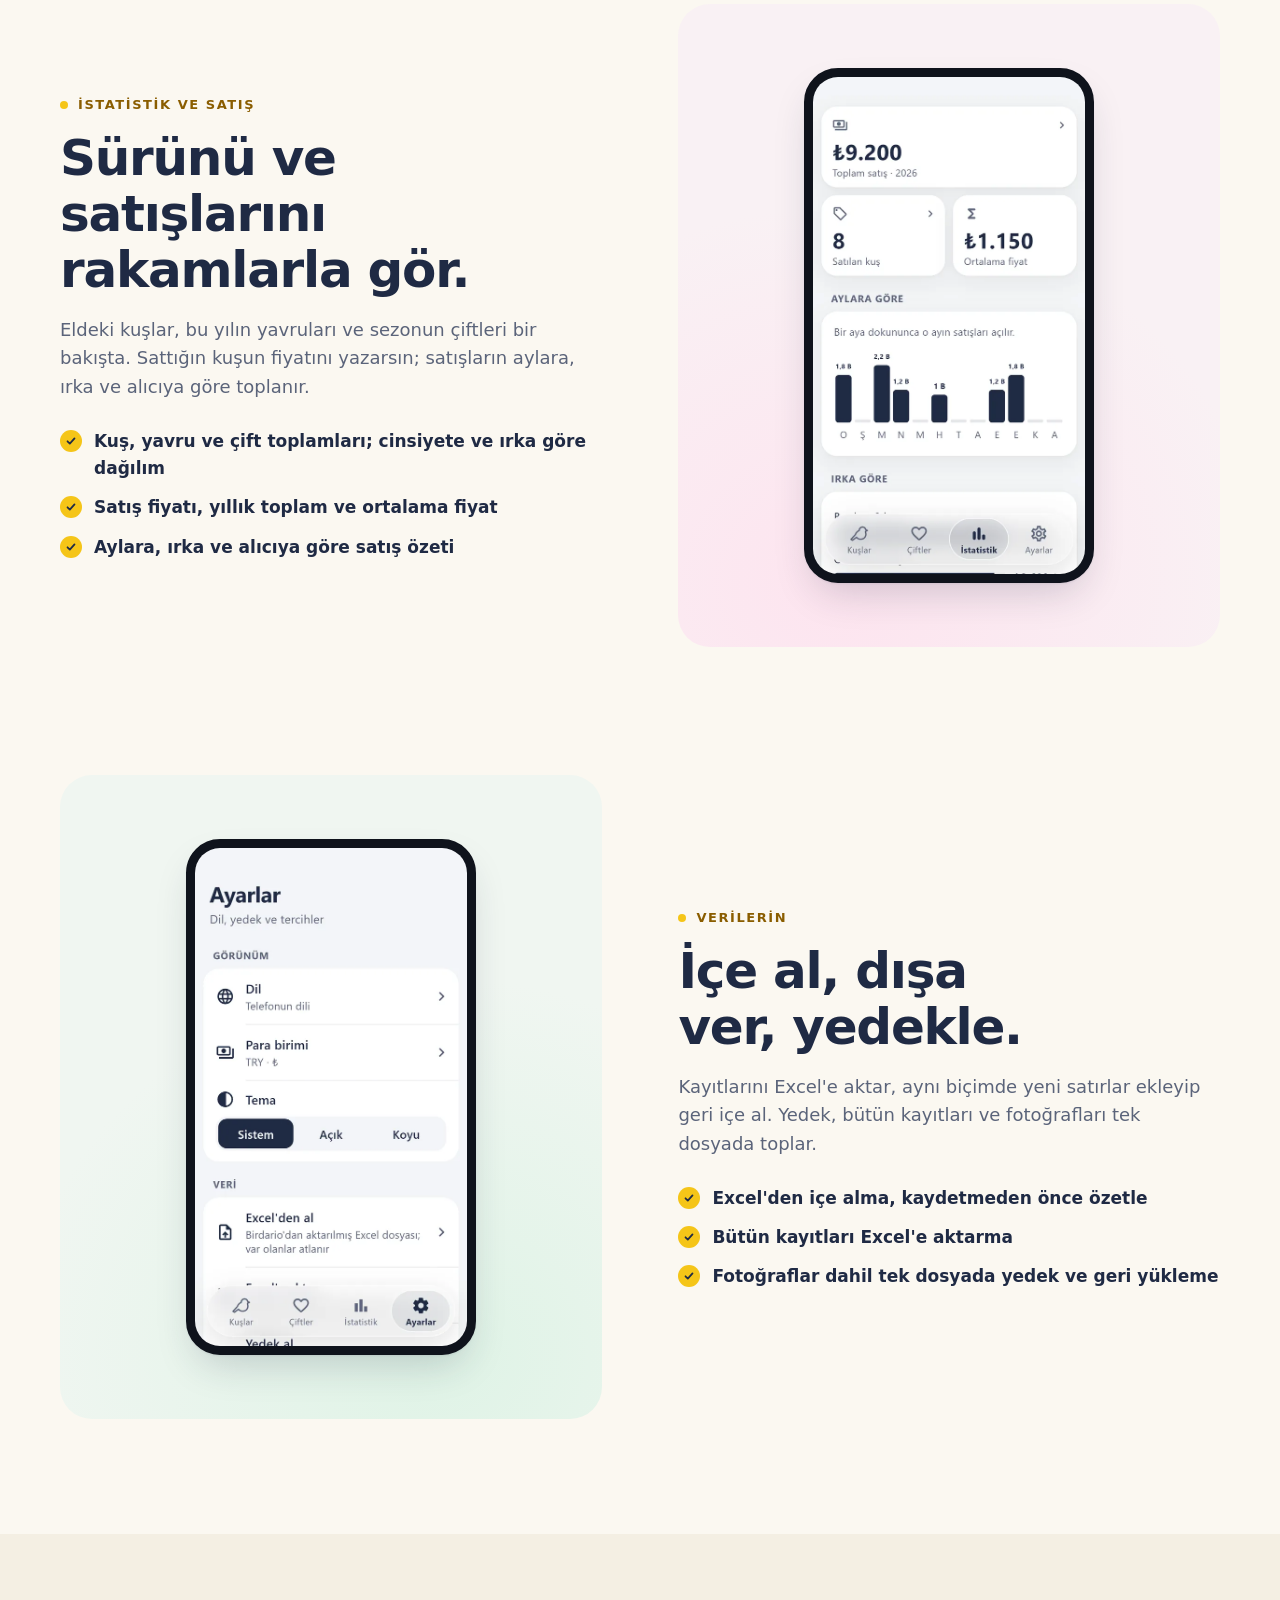
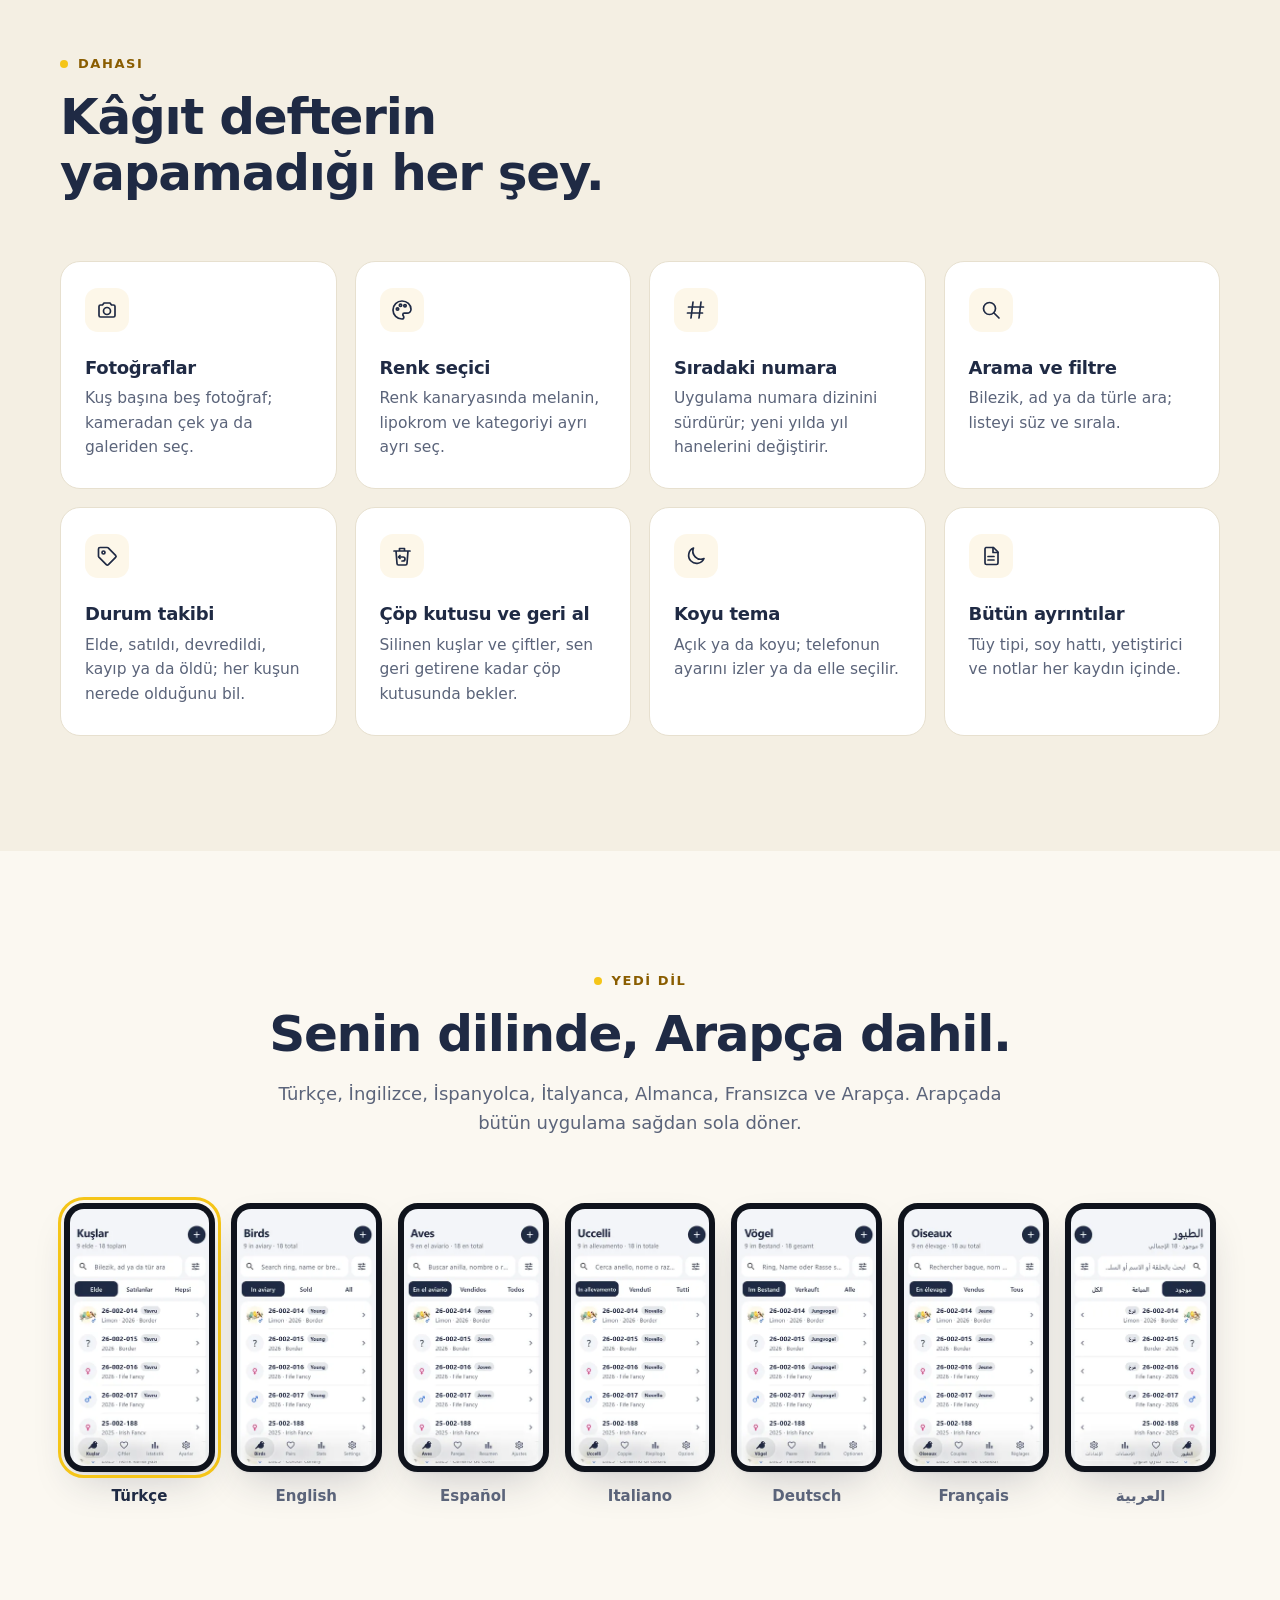
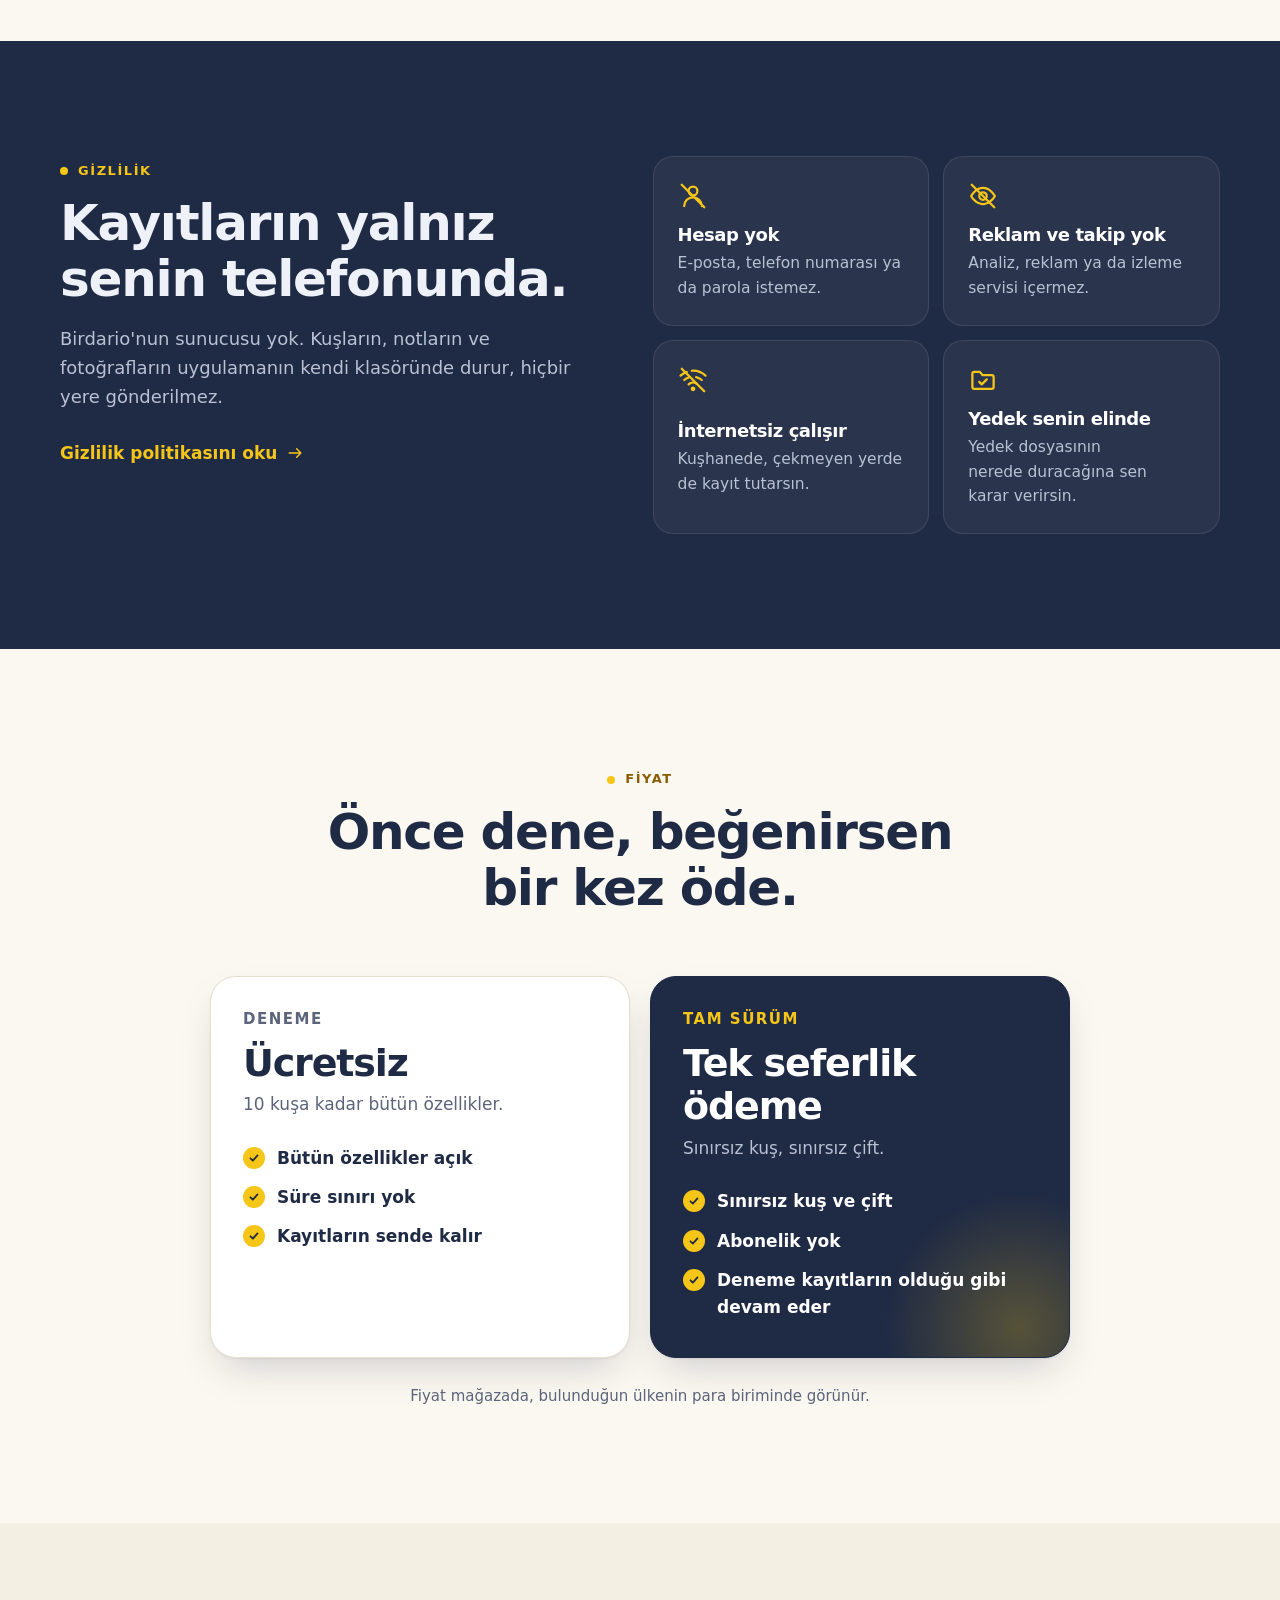
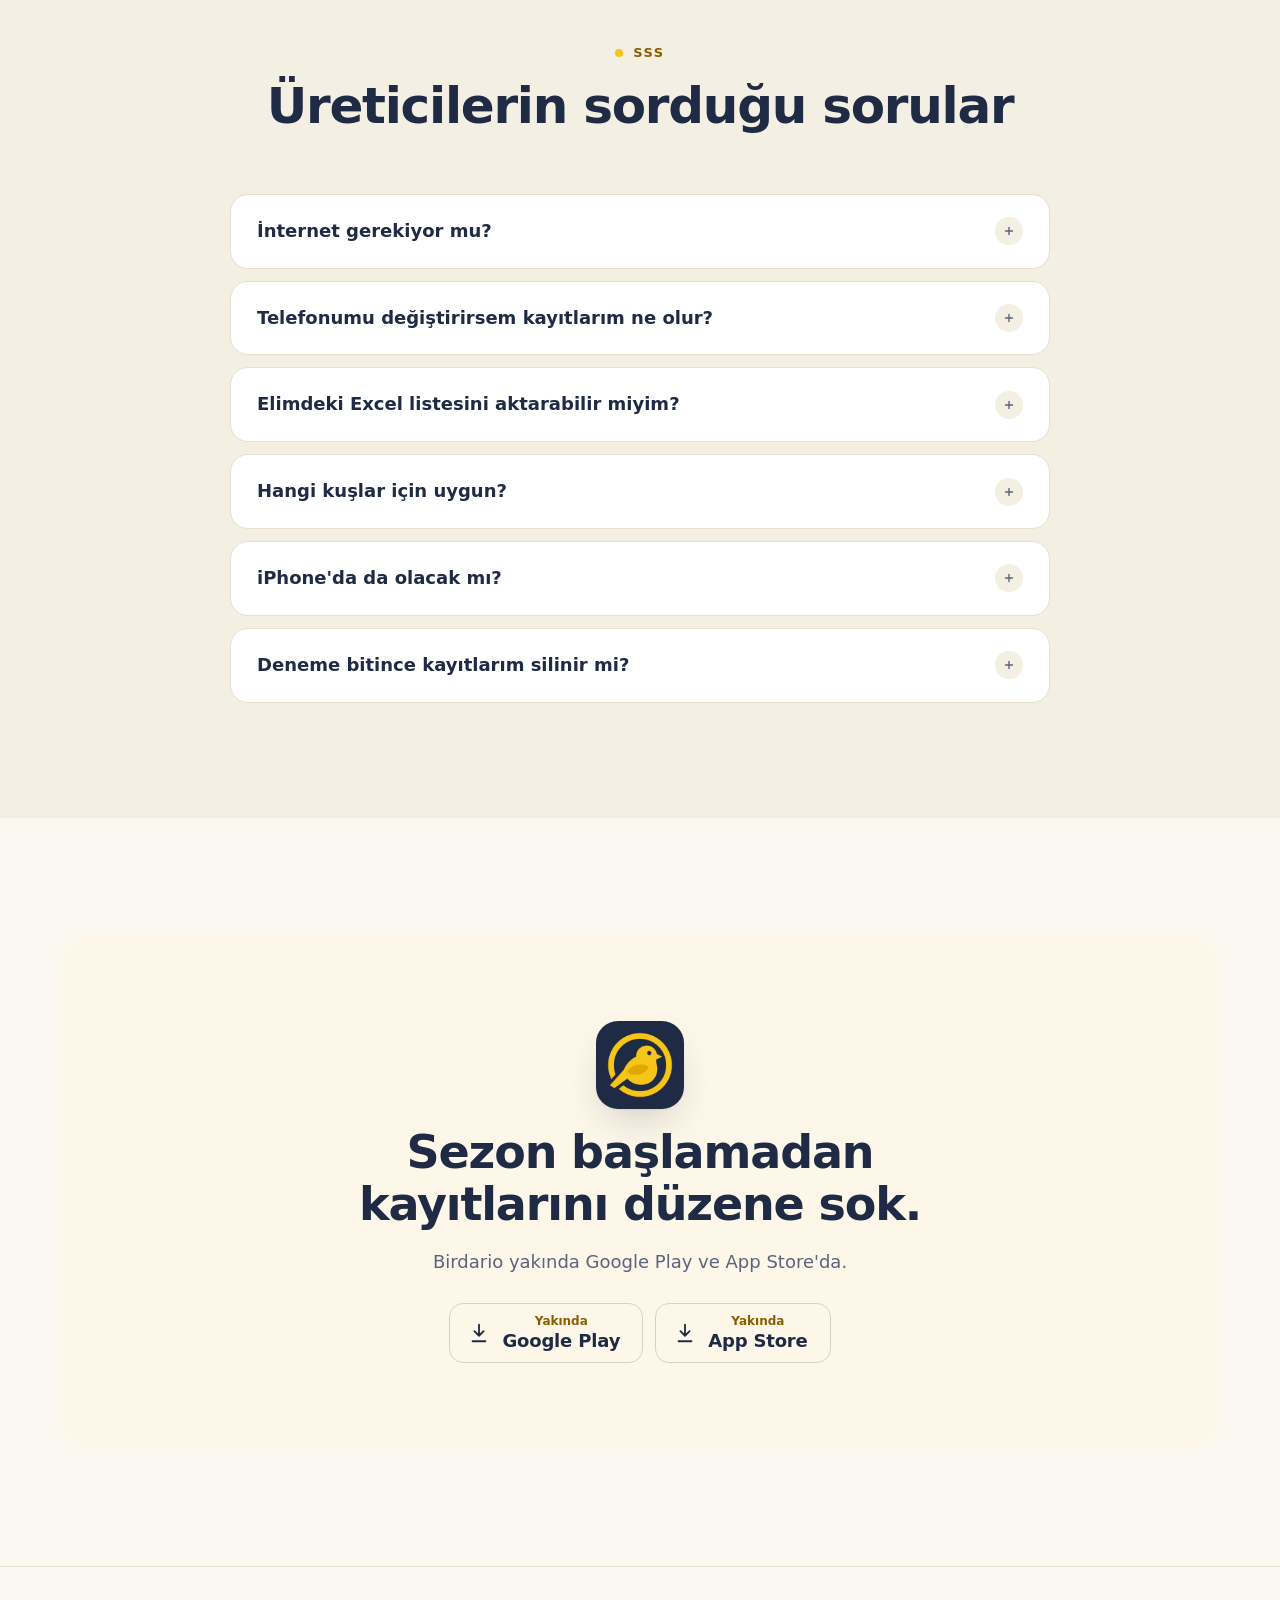
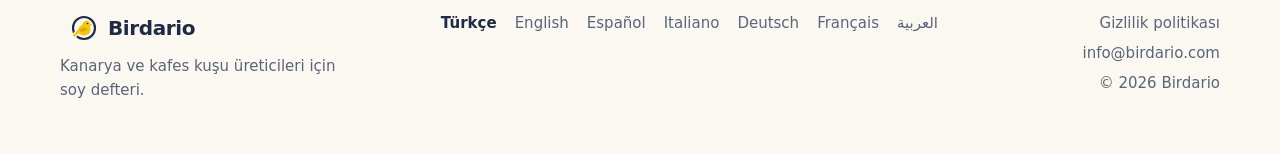
<file: tr/index.html>
<!doctype html>
<html lang="tr" dir="ltr">
<head>
<meta charset="utf-8">
<meta name="viewport" content="width=device-width, initial-scale=1">
<title>Birdario – Kanarya ve kafes kuşları için soy defteri</title>
<meta name="description" content="Kuş kaydı, çiftler, yavrular ve üç kuşak soy ağacı tek uygulamada. Kayıtların yalnız telefonunda durur: hesap yok, reklam yok.">
<meta name="theme-color" content="#FBF8F1" media="(prefers-color-scheme: light)">
<meta name="theme-color" content="#11151F" media="(prefers-color-scheme: dark)">
<meta name="color-scheme" content="light dark">
<meta property="og:type" content="website">
<meta property="og:site_name" content="Birdario">
<meta property="og:title" content="Birdario – Kanarya ve kafes kuşları için soy defteri">
<meta property="og:description" content="Kuş kaydı, çiftler, yavrular ve üç kuşak soy ağacı tek uygulamada. Kayıtların yalnız telefonunda durur: hesap yok, reklam yok.">
<meta name="twitter:card" content="summary_large_image">
<link rel="canonical" href="https://birdario.com/tr/">
<link rel="alternate" hreflang="tr" href="https://birdario.com/tr/">
<link rel="alternate" hreflang="en" href="https://birdario.com/en/">
<link rel="alternate" hreflang="es" href="https://birdario.com/es/">
<link rel="alternate" hreflang="it" href="https://birdario.com/it/">
<link rel="alternate" hreflang="de" href="https://birdario.com/de/">
<link rel="alternate" hreflang="fr" href="https://birdario.com/fr/">
<link rel="alternate" hreflang="ar" href="https://birdario.com/ar/">
<link rel="alternate" hreflang="x-default" href="https://birdario.com/">
<meta property="og:url" content="https://birdario.com/tr/">
<meta property="og:image" content="https://birdario.com/assets/img/og.png">
<link rel="icon" href="../assets/img/icon.svg" type="image/svg+xml">
<link rel="icon" href="../assets/img/icon-96.png" sizes="96x96" type="image/png">
<link rel="apple-touch-icon" href="../assets/img/apple-touch-icon.png">
<link rel="stylesheet" href="../assets/style.css">
<script>document.documentElement.classList.add('js')</script>
<script src="../assets/site.js" defer></script>
</head>
<body>
<a class="skip" href="#main">İçeriğe geç</a>

<header class="top">
  <div class="wrap top-in">
    <a class="brand" href="./" aria-label="Birdario">
      <picture><source srcset="../assets/img/mark-dark.svg" media="(prefers-color-scheme: dark)"><img class="brand-mark" src="../assets/img/mark.svg" width="34" height="34" alt=""></picture>
      <span>Birdario</span>
    </a>
    <nav class="nav" aria-label="Birdario">
      <a href="#how">Nasıl çalışır</a>
      <a href="#features">Özellikler</a>
      <a href="#privacy">Gizlilik</a>
      <a href="#pricing">Fiyat</a>
      <a href="#faq">SSS</a>
    </nav>
    <details class="lang">
      <summary aria-label="Dil">
        <svg viewBox="0 0 24 24" aria-hidden="true"><circle cx="12" cy="12" r="9"/><path d="M3 12h18M12 3c2.5 2.6 3.8 5.6 3.8 9s-1.3 6.4-3.8 9c-2.5-2.6-3.8-5.6-3.8-9S9.5 5.6 12 3Z"/></svg>
        <span>Türkçe</span>
      </summary>
      <ul><li><a href="../tr/" hreflang="tr" lang="tr" data-lang="tr" aria-current="page">Türkçe</a></li><li><a href="../en/" hreflang="en" lang="en" data-lang="en">English</a></li><li><a href="../es/" hreflang="es" lang="es" data-lang="es">Español</a></li><li><a href="../it/" hreflang="it" lang="it" data-lang="it">Italiano</a></li><li><a href="../de/" hreflang="de" lang="de" data-lang="de">Deutsch</a></li><li><a href="../fr/" hreflang="fr" lang="fr" data-lang="fr">Français</a></li><li><a href="../ar/" hreflang="ar" lang="ar" data-lang="ar">العربية</a></li></ul>
    </details>
  </div>
</header>

<main id="main">

<section class="hero">
  <div class="wrap hero-in">
    <div class="hero-copy">
      <p class="eyebrow">Kanarya ve kafes kuşu üreticileri için</p>
      <h1>Kuş defterin <mark>artık cebinde.</mark></h1>
      <p class="lead">Her kuşu numarasıyla kaydet, anne-babasını bağla; soy ağacı kendiliğinden oluşsun. Çiftler, yavrular ve istatistik tek yerde.</p>
      <div class="stores"><span class="store is-soon" aria-disabled="true"><svg viewBox="0 0 24 24" aria-hidden="true"><path d="M12 3v12m0 0-5-5m5 5 5-5M5 21h14"/></svg><span><small>Yakında</small>Google Play</span></span><span class="store is-soon" aria-disabled="true"><svg viewBox="0 0 24 24" aria-hidden="true"><path d="M12 3v12m0 0-5-5m5 5 5-5M5 21h14"/></svg><span><small>Yakında</small>App Store</span></span></div>
      <ul class="trust">
        <li><svg viewBox="0 0 24 24" aria-hidden="true"><path d="m5 12.5 4.5 4.5L19 7.5"/></svg>Hesap yok</li>
        <li><svg viewBox="0 0 24 24" aria-hidden="true"><path d="m5 12.5 4.5 4.5L19 7.5"/></svg>Reklam yok</li>
        <li><svg viewBox="0 0 24 24" aria-hidden="true"><path d="m5 12.5 4.5 4.5L19 7.5"/></svg>İnternetsiz çalışır</li>
      </ul>
    </div>
    <div class="hero-art">
      <div class="sun" aria-hidden="true"></div>
      <img class="birds" src="../assets/img/birds.webp" width="900" height="650" alt="Dalda muhabbet kuşu, kanarya ve saka">
      <figure class="phone phone-back"><img src="../assets/img/screens/tr/05-koyu.webp" width="600" height="1067" alt="Koyu temada kuş listesi"></figure>
      <figure class="phone phone-front"><img src="../assets/img/screens/tr/01-kuslar.webp" width="600" height="1067" alt="Birdario kuş listesi"></figure>
    </div>
  </div>
</section>

<section class="how" id="how">
  <div class="wrap">
    <header class="head reveal">
      <p class="eyebrow">Nasıl çalışır</p>
      <h2>Defterin düzeni, kâğıt yığını olmadan.</h2>
    </header>
    <ol class="steps">
      <li class="reveal"><span class="step-n">1</span><h3>Kuşu kaydet</h3><p>Resmi bilezik ya da kendi numaran, cinsiyet, tür, çıkış yılı ve fotoğraf. Sıradaki numarayı uygulama önerir.</p></li>
      <li class="reveal"><span class="step-n">2</span><h3>Anne-babayı bağla</h3><p>Babayı ve anneyi listeden seç. Kuşlarını eşle, sezonun yavrularını tek ekranda topluca gir.</p></li>
      <li class="reveal"><span class="step-n">3</span><h3>Soy ağacı hazır</h3><p>Üç kuşak tek ekranda. Ataya dokun, onun kartı açılsın; soy kartını PDF olarak paylaş.</p></li>
    </ol>
  </div>
</section>

<section class="spots" id="features">
  <div class="wrap">
    <article class="spot reveal">
      <div class="spot-copy">
        <p class="eyebrow">Soy ağacı</p>
        <h2>Üç kuşak, tek bakışta.</h2>
        <p>Anne-babayı bir kez bağlarsın, gerisini Birdario kurar. Her ata açılabilen bir kart; soy kartı baskıya hazır PDF olarak çıkar.</p>
        <ul class="ticks"><li>Ataya dokun, kartı açılsın</li><li>Paylaşılabilir soy kartı PDF</li><li>Yavrular anne-babanın kartında listelenir</li></ul>
      </div>
      <div class="spot-art tone-a"><figure class="phone"><img src="../assets/img/screens/tr/02-soy-agaci.webp" width="600" height="1067" loading="lazy" alt="Üç kuşak soy ağacı"></figure></div>
    </article>
    <article class="spot reveal">
      <div class="spot-copy">
        <p class="eyebrow">Çiftler ve yavrular</p>
        <h2>Sezonu tek ekrandan yönet.</h2>
        <p>Erkek ve dişiyi eşle, kafes numarasını yaz. Yavruları tek tek değil topluca gir; numaraları sırayla dolar.</p>
        <ul class="ticks"><li>Akraba uyarısı: ortak atası olan kuşları eşlerken haber verir</li><li>Toplu yavru kaydı, sıradaki numaralarla</li><li>Sezona ve kafese göre düzen</li></ul>
      </div>
      <div class="spot-art tone-b"><figure class="phone"><img src="../assets/img/screens/tr/03-cift.webp" width="600" height="1067" loading="lazy" alt="Çift kartı, akraba uyarısı ve yavrular"></figure></div>
    </article>
    <article class="spot reveal">
      <div class="spot-copy">
        <p class="eyebrow">İstatistik ve satış</p>
        <h2>Sürünü ve satışlarını rakamlarla gör.</h2>
        <p>Eldeki kuşlar, bu yılın yavruları ve sezonun çiftleri bir bakışta. Sattığın kuşun fiyatını yazarsın; satışların aylara, ırka ve alıcıya göre toplanır.</p>
        <ul class="ticks"><li>Kuş, yavru ve çift toplamları; cinsiyete ve ırka göre dağılım</li><li>Satış fiyatı, yıllık toplam ve ortalama fiyat</li><li>Aylara, ırka ve alıcıya göre satış özeti</li></ul>
      </div>
      <div class="spot-art tone-c"><figure class="phone"><img src="../assets/img/screens/tr/07-satislar.webp" width="600" height="1067" loading="lazy" alt="Satış özeti ekranı"></figure></div>
    </article>
    <article class="spot reveal">
      <div class="spot-copy">
        <p class="eyebrow">Verilerin</p>
        <h2>İçe al, dışa ver, yedekle.</h2>
        <p>Kayıtlarını Excel'e aktar, aynı biçimde yeni satırlar ekleyip geri içe al. Yedek, bütün kayıtları ve fotoğrafları tek dosyada toplar.</p>
        <ul class="ticks"><li>Excel'den içe alma, kaydetmeden önce özetle</li><li>Bütün kayıtları Excel'e aktarma</li><li>Fotoğraflar dahil tek dosyada yedek ve geri yükleme</li></ul>
      </div>
      <div class="spot-art tone-d"><figure class="phone"><img src="../assets/img/screens/tr/06-ayarlar.webp" width="600" height="1067" loading="lazy" alt="Yedek, Excel ve dil ayarları"></figure></div>
    </article>
  </div>
</section>

<section class="more">
  <div class="wrap">
    <header class="head reveal">
      <p class="eyebrow">Dahası</p>
      <h2>Kâğıt defterin yapamadığı her şey.</h2>
    </header>
    <ul class="grid">
      <li class="reveal"><svg viewBox="0 0 24 24" aria-hidden="true"><path d="M4 8.5A1.5 1.5 0 0 1 5.5 7h2l1.5-2h6l1.5 2h2A1.5 1.5 0 0 1 20 8.5v9a1.5 1.5 0 0 1-1.5 1.5h-13A1.5 1.5 0 0 1 4 17.5Z"/><circle cx="12" cy="13" r="3.5"/></svg><h3>Fotoğraflar</h3><p>Kuş başına beş fotoğraf; kameradan çek ya da galeriden seç.</p></li>
      <li class="reveal"><svg viewBox="0 0 24 24" aria-hidden="true"><path d="M12 3a9 9 0 1 0 0 18c1.2 0 1.8-.8 1.8-1.7 0-1.3-1-1.6-1-2.6 0-.9.7-1.5 1.6-1.5H17a4 4 0 0 0 4-4c0-4.5-4-8.2-9-8.2Z"/><circle cx="7.5" cy="11" r="1.2"/><circle cx="10.5" cy="7.3" r="1.2"/><circle cx="15" cy="7.8" r="1.2"/></svg><h3>Renk seçici</h3><p>Renk kanaryasında melanin, lipokrom ve kategoriyi ayrı ayrı seç.</p></li>
      <li class="reveal"><svg viewBox="0 0 24 24" aria-hidden="true"><path d="M9 4 7 20M17 4l-2 16M4.5 9h15M3.5 15h15"/></svg><h3>Sıradaki numara</h3><p>Uygulama numara dizinini sürdürür; yeni yılda yıl hanelerini değiştirir.</p></li>
      <li class="reveal"><svg viewBox="0 0 24 24" aria-hidden="true"><circle cx="10.5" cy="10.5" r="6"/><path d="m15 15 5 5"/></svg><h3>Arama ve filtre</h3><p>Bilezik, ad ya da türle ara; listeyi süz ve sırala.</p></li>
      <li class="reveal"><svg viewBox="0 0 24 24" aria-hidden="true"><path d="M3.5 12.2V5a1.5 1.5 0 0 1 1.5-1.5h7.2a1.5 1.5 0 0 1 1 .4l7.4 7.4a1.5 1.5 0 0 1 0 2.1l-7.2 7.2a1.5 1.5 0 0 1-2.1 0l-7.4-7.4a1.5 1.5 0 0 1-.4-1Z"/><circle cx="8.5" cy="8.5" r="1.5"/></svg><h3>Durum takibi</h3><p>Elde, satıldı, devredildi, kayıp ya da öldü; her kuşun nerede olduğunu bil.</p></li>
      <li class="reveal"><svg viewBox="0 0 24 24" aria-hidden="true"><path d="M4 7h16M9.5 7V4.5h5V7M6 7l1 12.5A1.5 1.5 0 0 0 8.5 21h7a1.5 1.5 0 0 0 1.5-1.5L18 7"/><path d="M10 11.5l-1.5 1.5L10 14.5M8.5 13h4.5a2 2 0 0 1 0 4h-1"/></svg><h3>Çöp kutusu ve geri al</h3><p>Silinen kuşlar ve çiftler, sen geri getirene kadar çöp kutusunda bekler.</p></li>
      <li class="reveal"><svg viewBox="0 0 24 24" aria-hidden="true"><path d="M20 14.5A8 8 0 0 1 9.5 4a8 8 0 1 0 10.5 10.5Z"/></svg><h3>Koyu tema</h3><p>Açık ya da koyu; telefonun ayarını izler ya da elle seçilir.</p></li>
      <li class="reveal"><svg viewBox="0 0 24 24" aria-hidden="true"><path d="M7 3.5h7.5L19 8v11a1.5 1.5 0 0 1-1.5 1.5h-10A1.5 1.5 0 0 1 6 19V5a1.5 1.5 0 0 1 1-1.5Z"/><path d="M14 3.5V8.5h5M9 12.5h6M9 16h6"/></svg><h3>Bütün ayrıntılar</h3><p>Tüy tipi, soy hattı, yetiştirici ve notlar her kaydın içinde.</p></li>
    </ul>
  </div>
</section>

<section class="langs">
  <div class="wrap">
    <header class="head reveal">
      <p class="eyebrow">Yedi dil</p>
      <h2>Senin dilinde, Arapça dahil.</h2>
      <p>Türkçe, İngilizce, İspanyolca, İtalyanca, Almanca, Fransızca ve Arapça. Arapçada bütün uygulama sağdan sola döner.</p>
    </header>
    <div class="strip reveal"><a class="mini is-current" href="../tr/" hreflang="tr" data-lang="tr"><span class="mini-phone"><img src="../assets/img/screens/tr/01-kuslar-k.webp" width="300" height="533" loading="lazy" alt="Kuş listesi – Türkçe"></span><span class="mini-name" lang="tr">Türkçe</span></a><a class="mini" href="../en/" hreflang="en" data-lang="en"><span class="mini-phone"><img src="../assets/img/screens/en/01-kuslar-k.webp" width="300" height="533" loading="lazy" alt="Kuş listesi – English"></span><span class="mini-name" lang="en">English</span></a><a class="mini" href="../es/" hreflang="es" data-lang="es"><span class="mini-phone"><img src="../assets/img/screens/es/01-kuslar-k.webp" width="300" height="533" loading="lazy" alt="Kuş listesi – Español"></span><span class="mini-name" lang="es">Español</span></a><a class="mini" href="../it/" hreflang="it" data-lang="it"><span class="mini-phone"><img src="../assets/img/screens/it/01-kuslar-k.webp" width="300" height="533" loading="lazy" alt="Kuş listesi – Italiano"></span><span class="mini-name" lang="it">Italiano</span></a><a class="mini" href="../de/" hreflang="de" data-lang="de"><span class="mini-phone"><img src="../assets/img/screens/de/01-kuslar-k.webp" width="300" height="533" loading="lazy" alt="Kuş listesi – Deutsch"></span><span class="mini-name" lang="de">Deutsch</span></a><a class="mini" href="../fr/" hreflang="fr" data-lang="fr"><span class="mini-phone"><img src="../assets/img/screens/fr/01-kuslar-k.webp" width="300" height="533" loading="lazy" alt="Kuş listesi – Français"></span><span class="mini-name" lang="fr">Français</span></a><a class="mini" href="../ar/" hreflang="ar" data-lang="ar"><span class="mini-phone"><img src="../assets/img/screens/ar/01-kuslar-k.webp" width="300" height="533" loading="lazy" alt="Kuş listesi – العربية"></span><span class="mini-name" lang="ar">العربية</span></a></div>
  </div>
</section>

<section class="privacy" id="privacy">
  <div class="wrap privacy-in">
    <div class="privacy-copy reveal">
      <p class="eyebrow">Gizlilik</p>
      <h2>Kayıtların yalnız senin telefonunda.</h2>
      <p>Birdario'nun sunucusu yok. Kuşların, notların ve fotoğrafların uygulamanın kendi klasöründe durur, hiçbir yere gönderilmez.</p>
      <a class="arrow-link" href="../privacy/">Gizlilik politikasını oku<svg viewBox="0 0 24 24" aria-hidden="true"><path d="M5 12h14m-5-5 5 5-5 5"/></svg></a>
    </div>
    <ul class="privacy-list">
      <li class="reveal"><svg viewBox="0 0 24 24" aria-hidden="true"><circle cx="12" cy="8" r="3.5"/><path d="M5 20a7 7 0 0 1 14 0M3 3l18 18"/></svg><div><h3>Hesap yok</h3><p>E-posta, telefon numarası ya da parola istemez.</p></div></li>
      <li class="reveal"><svg viewBox="0 0 24 24" aria-hidden="true"><path d="M2.5 12S6 5.5 12 5.5 21.5 12 21.5 12 18 18.5 12 18.5 2.5 12 2.5 12Z"/><circle cx="12" cy="12" r="3"/><path d="M3 3l18 18"/></svg><div><h3>Reklam ve takip yok</h3><p>Analiz, reklam ya da izleme servisi içermez.</p></div></li>
      <li class="reveal"><svg viewBox="0 0 24 24" aria-hidden="true"><path d="M2 8.5a15 15 0 0 1 5-2.9M22 8.5A15 15 0 0 0 11 4.6M5 12a10 10 0 0 1 3.5-2M19 12a10 10 0 0 0-4.5-2.3M8.5 15.5a5 5 0 0 1 6.5-.4"/><circle cx="12" cy="19" r="1"/><path d="M3 3l18 18"/></svg><div><h3>İnternetsiz çalışır</h3><p>Kuşhanede, çekmeyen yerde de kayıt tutarsın.</p></div></li>
      <li class="reveal"><svg viewBox="0 0 24 24" aria-hidden="true"><path d="M3.5 7A1.5 1.5 0 0 1 5 5.5h4.5l2 2.5H19A1.5 1.5 0 0 1 20.5 9.5v8A1.5 1.5 0 0 1 19 19H5a1.5 1.5 0 0 1-1.5-1.5Z"/><path d="m9 13.5 2 2 4-4"/></svg><div><h3>Yedek senin elinde</h3><p>Yedek dosyasının nerede duracağına sen karar verirsin.</p></div></li>
    </ul>
  </div>
</section>

<section class="pricing" id="pricing">
  <div class="wrap">
    <header class="head reveal">
      <p class="eyebrow">Fiyat</p>
      <h2>Önce dene, beğenirsen bir kez öde.</h2>
    </header>
    <div class="plans">
      <article class="plan reveal">
        <h3>Deneme</h3>
        <p class="plan-price">Ücretsiz</p>
        <p class="plan-desc">10 kuşa kadar bütün özellikler.</p>
        <ul class="ticks"><li>Bütün özellikler açık</li><li>Süre sınırı yok</li><li>Kayıtların sende kalır</li></ul>
      </article>
      <article class="plan plan-full reveal">
        <h3>Tam sürüm</h3>
        <p class="plan-price">Tek seferlik ödeme</p>
        <p class="plan-desc">Sınırsız kuş, sınırsız çift.</p>
        <ul class="ticks"><li>Sınırsız kuş ve çift</li><li>Abonelik yok</li><li>Deneme kayıtların olduğu gibi devam eder</li></ul>
      </article>
    </div>
    <p class="note reveal">Fiyat mağazada, bulunduğun ülkenin para biriminde görünür.</p>
  </div>
</section>

<section class="faq" id="faq">
  <div class="wrap faq-in">
    <header class="head reveal">
      <p class="eyebrow">SSS</p>
      <h2>Üreticilerin sorduğu sorular</h2>
    </header>
    <div class="qa">
      <details class="reveal"><summary>İnternet gerekiyor mu?</summary><p>Hayır. Birdario çalışmak için internete bağlanmaz; kayıtların telefonunda durur. Yalnız tam sürümü satın alırken mağaza bağlantısı gerekir.</p></details>
      <details class="reveal"><summary>Telefonumu değiştirirsem kayıtlarım ne olur?</summary><p>Ayarlar'dan yedek al: bütün kayıtlar ve fotoğraflar tek dosyada toplanır. Dosyayı yeni telefona taşı ve geri yükle.</p></details>
      <details class="reveal"><summary>Elimdeki Excel listesini aktarabilir miyim?</summary><p>Evet, Birdario'nun Excel biçimiyle. Önce kayıtlarını Excel'e aktar, listeni ilk satırdaki başlıkları değiştirmeden aynı biçimde doldur ve içe al. Birdario kaydetmeden önce nelerin ekleneceğini özetler, zaten kayıtlı kuşları atlar.</p></details>
      <details class="reveal"><summary>Hangi kuşlar için uygun?</summary><p>Renk kanaryası, Border, Gloster, Fife Fancy, Yorkshire, Timbrado ve Roller gibi kanarya ırkları listede hazır. Başka bir kafes kuşu için tür adını yazman yeterli.</p></details>
      <details class="reveal"><summary>iPhone'da da olacak mı?</summary><p>Birdario Android ve iPhone için hazırlanıyor; iki mağazada da yayımlanacak.</p></details>
      <details class="reveal"><summary>Deneme bitince kayıtlarım silinir mi?</summary><p>Hayır. Deneme sınırına gelince yeni kuş ekleyemezsin ama mevcut kayıtların durur. Tam sürümü alınca kaldığın yerden devam edersin.</p></details>
    </div>
  </div>
</section>

<section class="cta">
  <div class="wrap cta-in reveal">
    <img class="cta-icon" src="../assets/img/icon-512.png" width="512" height="512" loading="lazy" alt="">
    <h2>Sezon başlamadan kayıtlarını düzene sok.</h2>
    <p>Birdario yakında Google Play ve App Store'da.</p>
    <div class="stores"><span class="store is-soon" aria-disabled="true"><svg viewBox="0 0 24 24" aria-hidden="true"><path d="M12 3v12m0 0-5-5m5 5 5-5M5 21h14"/></svg><span><small>Yakında</small>Google Play</span></span><span class="store is-soon" aria-disabled="true"><svg viewBox="0 0 24 24" aria-hidden="true"><path d="M12 3v12m0 0-5-5m5 5 5-5M5 21h14"/></svg><span><small>Yakında</small>App Store</span></span></div>
  </div>
</section>

</main>

<footer class="foot">
  <div class="wrap foot-in">
    <div class="foot-brand">
      <a class="brand" href="./"><picture><source srcset="../assets/img/mark-dark.svg" media="(prefers-color-scheme: dark)"><img class="brand-mark" src="../assets/img/mark.svg" width="28" height="28" alt=""></picture><span>Birdario</span></a>
      <p>Kanarya ve kafes kuşu üreticileri için soy defteri.</p>
    </div>
    <ul class="foot-langs" aria-label="Dil"><li><a href="../tr/" hreflang="tr" lang="tr" data-lang="tr" aria-current="page">Türkçe</a></li><li><a href="../en/" hreflang="en" lang="en" data-lang="en">English</a></li><li><a href="../es/" hreflang="es" lang="es" data-lang="es">Español</a></li><li><a href="../it/" hreflang="it" lang="it" data-lang="it">Italiano</a></li><li><a href="../de/" hreflang="de" lang="de" data-lang="de">Deutsch</a></li><li><a href="../fr/" hreflang="fr" lang="fr" data-lang="fr">Français</a></li><li><a href="../ar/" hreflang="ar" lang="ar" data-lang="ar">العربية</a></li></ul>
    <div class="foot-meta">
      <a href="../privacy/">Gizlilik politikası</a>
      <a href="mailto:info@birdario.com">info@birdario.com</a>
      <span>© 2026 Birdario</span>
    </div>
  </div>
</footer>
</body>
</html>
</file>
<file: assets/style.css>
/* Author: E.Atasoy */
/* Birdario tanıtım sitesi. Renkler uygulamanın paletinden (lib/app/theme/app_colors.dart). */

:root {
  --bg: #fbf8f1;
  --bg-alt: #f4efe3;
  --cream: #fdf7e9; /* açılış resminin zemini; kuşların arkası bununla birleşir */
  --surface: #ffffff;
  --ink: #1f2a44;
  --muted: #5b647a;
  --line: #e7e0cf;
  --canary: #f5c518;
  --canary-deep: #e0a800;
  --amber-text: #8a5d00; /* sarı yazı açık zeminde okunmuyor; küçük başlıklar bununla */
  --navy: #1f2a44;
  --navy-deep: #161e33;
  --phone-bezel: #0f131c;
  --shadow: 0 1px 2px rgb(31 42 68 / 6%), 0 18px 40px -12px rgb(31 42 68 / 22%);
  --radius: 20px;
  --font: system-ui, -apple-system, "Segoe UI", Roboto, "Noto Sans", "Helvetica Neue", Arial, sans-serif;
  --font-ar: "Segoe UI", "SF Arabic", "Geeza Pro", "Noto Sans Arabic", Tahoma, sans-serif;
  color-scheme: light dark;
}

@media (prefers-color-scheme: dark) {
  :root {
    --bg: #11151f;
    --bg-alt: #161b27;
    --surface: #1b2130;
    --ink: #eceff5;
    --muted: #9aa3b5;
    --line: #2a3142;
    --amber-text: #f5c518;
    --shadow: 0 1px 2px rgb(0 0 0 / 30%), 0 20px 44px -14px rgb(0 0 0 / 60%);
  }
}

*,
*::before,
*::after { box-sizing: border-box; }

html { scroll-behavior: smooth; scroll-padding-top: 84px; -webkit-text-size-adjust: 100%; }
@media (prefers-reduced-motion: reduce) { html { scroll-behavior: auto; } }

body {
  margin: 0;
  background: var(--bg);
  color: var(--ink);
  font-family: var(--font);
  font-size: 17px;
  line-height: 1.6;
  -webkit-font-smoothing: antialiased;
  text-rendering: optimizeLegibility;
}
:lang(ar) body, body:lang(ar) { font-family: var(--font-ar); line-height: 1.75; }

img { display: block; max-width: 100%; height: auto; }
a { color: inherit; }
svg { fill: none; stroke: currentColor; stroke-width: 1.8; stroke-linecap: round; stroke-linejoin: round; }
h1, h2, h3 { margin: 0; line-height: 1.12; letter-spacing: -0.025em; text-wrap: balance; }
:lang(ar) :is(h1, h2, h3) { letter-spacing: 0; line-height: 1.35; }
p { margin: 0; text-wrap: pretty; }
ul, ol { margin: 0; padding: 0; list-style: none; }
figure { margin: 0; }

.wrap { width: min(1160px, 100% - 40px); margin-inline: auto; }

.skip {
  position: absolute; inset-inline-start: 12px; top: -60px; z-index: 50;
  background: var(--ink); color: var(--bg); padding: 10px 16px; border-radius: 10px; text-decoration: none;
}
.skip:focus { top: 12px; }
:focus-visible { outline: 3px solid var(--canary); outline-offset: 3px; border-radius: 6px; }

.eyebrow {
  display: inline-flex; align-items: center; gap: 10px;
  color: var(--amber-text);
  font-size: 13px; font-weight: 700; letter-spacing: 0.12em; text-transform: uppercase;
  margin-block-end: 14px;
}
:lang(ar) .eyebrow { letter-spacing: 0; font-size: 15px; }
.eyebrow::before { content: ""; width: 8px; height: 8px; border-radius: 50%; background: var(--canary); }

/* Üst bar */
.top {
  position: sticky; top: 0; z-index: 20;
  /* daha saydam olunca lacivert bölüm üstünde griye dönüyor */
  background: color-mix(in srgb, var(--bg) 94%, transparent);
  backdrop-filter: saturate(1.4) blur(14px);
  -webkit-backdrop-filter: saturate(1.4) blur(14px);
  border-block-end: 1px solid transparent;
  transition: border-color .25s, box-shadow .25s;
}
.top.is-scrolled { border-color: var(--line); }
.top-in { display: flex; align-items: center; gap: 28px; height: 68px; }
.brand { display: inline-flex; align-items: center; gap: 10px; text-decoration: none; font-weight: 750; font-size: 20px; letter-spacing: -0.02em; }
.brand picture { display: contents; }
.nav { display: flex; gap: 26px; margin-inline-start: auto; }
.nav a { text-decoration: none; color: var(--muted); font-size: 15px; font-weight: 550; transition: color .2s; }
.nav a:hover { color: var(--ink); }

.lang { position: relative; }
.lang summary {
  display: flex; align-items: center; gap: 8px; cursor: pointer; list-style: none;
  padding: 8px 14px; border-radius: 999px; border: 1px solid var(--line);
  font-size: 14px; font-weight: 600; background: var(--surface);
}
.lang summary::-webkit-details-marker { display: none; }
.lang summary svg { width: 18px; height: 18px; }
.lang ul {
  position: absolute; inset-inline-end: 0; top: calc(100% + 8px); min-width: 180px;
  background: var(--surface); border: 1px solid var(--line); border-radius: 16px; padding: 6px;
  box-shadow: var(--shadow);
}
.lang a { display: block; padding: 9px 12px; border-radius: 10px; text-decoration: none; font-size: 15px; }
.lang a:hover { background: var(--bg-alt); }
.lang a[aria-current] { font-weight: 700; background: var(--bg-alt); }

@media (max-width: 900px) {
  .nav { display: none; }
  .lang { margin-inline-start: auto; }
}

/* Giriş */
.hero { padding-block: clamp(36px, 7vw, 88px) clamp(56px, 8vw, 110px); overflow: hidden; }
.hero-in { display: grid; grid-template-columns: 1.05fr 1fr; gap: clamp(32px, 5vw, 72px); align-items: center; }
.hero h1 { font-size: clamp(42px, 6.2vw, 76px); font-weight: 800; letter-spacing: -0.04em; }
:lang(ar) .hero h1 { letter-spacing: 0; }
.hero h1 mark {
  color: inherit; background: none; white-space: nowrap;
  background-image: linear-gradient(transparent 62%, color-mix(in srgb, var(--canary) 70%, transparent) 62%, color-mix(in srgb, var(--canary) 70%, transparent) 92%, transparent 92%);
}
@media (max-width: 420px) { .hero h1 mark { white-space: normal; } }
.lead { margin-block: 22px 32px; font-size: clamp(18px, 1.6vw, 20px); color: var(--muted); max-width: 34em; }

.stores { display: flex; flex-wrap: wrap; gap: 12px; }
.store {
  display: inline-flex; align-items: center; gap: 12px;
  padding: 11px 22px 11px 18px; border-radius: 14px;
  background: var(--navy); color: #fff; text-decoration: none;
  font-weight: 650; font-size: 18px; line-height: 1.1; letter-spacing: -0.01em;
  transition: transform .2s, box-shadow .2s;
}
.store svg { width: 22px; height: 22px; stroke-width: 2; }
.store small { display: block; font-size: 12px; font-weight: 500; opacity: .75; letter-spacing: 0; margin-block-end: 3px; }
a.store:hover { transform: translateY(-2px); box-shadow: 0 10px 24px -10px rgb(31 42 68 / 60%); }
.store.is-soon { background: transparent; color: var(--ink); border: 1.5px solid var(--line); cursor: default; }
.store.is-soon small { color: var(--amber-text); opacity: 1; font-weight: 700; }
/* Dar ekranda alt alta, ikisi aynı genişlikte */
@media (max-width: 560px) {
  .stores { display: grid; grid-template-columns: min(100%, 320px); }
  .store { justify-content: center; }
}
@media (prefers-color-scheme: dark) {
  .store { background: var(--canary); color: var(--navy); }
  .store.is-soon { background: transparent; color: var(--ink); }
}

.trust { display: flex; flex-wrap: wrap; gap: 10px 22px; margin-block-start: 28px; color: var(--muted); font-size: 15px; font-weight: 550; }
.trust li { display: inline-flex; align-items: center; gap: 7px; }
.trust svg { width: 18px; height: 18px; color: #16a34a; stroke-width: 2.4; }

.hero-art { position: relative; min-height: 600px; }
.sun {
  position: absolute; inset-inline-start: 50%; top: 4%;
  width: 92%; aspect-ratio: 1; translate: -50% 0; border-radius: 50%;
  background: var(--cream);
  box-shadow: inset 0 0 0 1px rgb(224 168 0 / 12%);
}
[dir="rtl"] .sun { translate: 50% 0; }
.birds {
  position: absolute; width: 74%; inset-inline-start: 13%; top: 3%;
  border-radius: 50% 50% 0 0 / 40% 40% 0 0;
}
.phone {
  position: relative; aspect-ratio: 9 / 16; border-radius: 34px; overflow: hidden;
  border: 9px solid var(--phone-bezel); background: var(--phone-bezel);
  box-shadow: var(--shadow);
}
.phone img { width: 100%; height: 100%; object-fit: cover; }
.hero .phone { position: absolute; width: min(270px, 46%); }
.phone-front { inset-inline-start: 20%; top: 31%; z-index: 2; }
.phone-back { inset-inline-start: 52%; top: 37%; rotate: 6deg; opacity: .97; }
[dir="rtl"] .phone-back { rotate: -6deg; }

@media (max-width: 900px) {
  .hero-in { grid-template-columns: 1fr; }
  .hero-art { min-height: 0; aspect-ratio: 1 / 1.05; max-width: 520px; width: 100%; margin-inline: auto; }
}

/* Bölüm başlıkları */
section { padding-block: clamp(64px, 9vw, 120px); }
.head { max-width: 760px; margin-block-end: clamp(36px, 5vw, 60px); }
.head h2, .spot h2, .privacy h2 { font-size: clamp(32px, 4.2vw, 50px); font-weight: 800; }
.head p:not(.eyebrow) { margin-block-start: 18px; color: var(--muted); font-size: 18px; }

/* Nasıl çalışır */
.how { background: var(--bg-alt); }
.steps { display: grid; grid-template-columns: repeat(3, 1fr); gap: 20px; counter-reset: s; }
.steps li { background: var(--surface); border-radius: var(--radius); padding: 30px 28px 32px; box-shadow: var(--shadow); }
.step-n {
  display: grid; place-items: center; width: 44px; height: 44px; border-radius: 50%;
  background: var(--canary); color: var(--navy); font-weight: 800; font-size: 19px; margin-block-end: 22px;
}
.steps h3 { font-size: 22px; font-weight: 750; margin-block-end: 10px; }
.steps p { color: var(--muted); }
@media (max-width: 820px) { .steps { grid-template-columns: 1fr; } }

/* Öne çıkanlar */
.spots .wrap { display: grid; gap: clamp(72px, 10vw, 130px); }
.spot { display: grid; grid-template-columns: 1fr 1fr; gap: clamp(32px, 6vw, 96px); align-items: center; }
.spot:nth-child(even) .spot-copy { order: 2; }
.spot-copy > p:not(.eyebrow) { margin-block: 18px 26px; color: var(--muted); font-size: 18px; max-width: 32em; }
.spot-art {
  border-radius: 32px; padding: clamp(36px, 5vw, 64px) 0; display: grid; place-items: center;
  position: relative; overflow: hidden;
}
.spot-art .phone { width: min(290px, 64%); }
.tone-a { background: radial-gradient(120% 90% at 30% 10%, #fff3c4 0%, var(--cream) 60%); }
.tone-b { background: radial-gradient(120% 90% at 70% 10%, #e3ecff 0%, #f1f4fb 65%); }
.tone-c { background: radial-gradient(120% 90% at 30% 90%, #fde4ef 0%, #f9f1f4 65%); }
.tone-d { background: radial-gradient(120% 90% at 70% 90%, #dff3e6 0%, #f0f6f1 65%); }
@media (prefers-color-scheme: dark) {
  .tone-a { background: radial-gradient(120% 90% at 30% 10%, #3a3216 0%, #1b2130 65%); }
  .tone-b { background: radial-gradient(120% 90% at 70% 10%, #1e2c4d 0%, #1b2130 65%); }
  .tone-c { background: radial-gradient(120% 90% at 30% 90%, #3b2032 0%, #1b2130 65%); }
  .tone-d { background: radial-gradient(120% 90% at 70% 90%, #183326 0%, #1b2130 65%); }
}
@media (max-width: 820px) {
  .spot { grid-template-columns: 1fr; }
  .spot:nth-child(even) .spot-copy { order: 0; }
}

.ticks { display: grid; gap: 12px; }
.ticks li { position: relative; padding-inline-start: 34px; font-weight: 550; }
.ticks li::before {
  content: ""; position: absolute; inset-inline-start: 0; top: 2px; width: 22px; height: 22px; border-radius: 50%;
  background: var(--canary) url("data:image/svg+xml,%3Csvg xmlns='http://www.w3.org/2000/svg' viewBox='0 0 24 24' fill='none' stroke='%231F2A44' stroke-width='3' stroke-linecap='round' stroke-linejoin='round'%3E%3Cpath d='m6 12.5 4 4 8-9'/%3E%3C/svg%3E") center / 14px no-repeat;
}
:lang(ar) .ticks li::before { top: 5px; }

/* Izgara */
.more { background: var(--bg-alt); }
.grid { display: grid; grid-template-columns: repeat(4, 1fr); gap: 18px; }
.grid li { background: var(--surface); border-radius: var(--radius); padding: 26px 24px 28px; border: 1px solid var(--line); }
.grid svg {
  width: 44px; height: 44px; padding: 10px; border-radius: 13px; margin-block-end: 18px;
  background: var(--cream); color: var(--navy); stroke-width: 1.7;
}
@media (prefers-color-scheme: dark) { .grid svg { background: #2a2a20; color: var(--canary); } }
.grid h3 { font-size: 18px; font-weight: 720; margin-block-end: 8px; letter-spacing: -0.015em; }
.grid p { color: var(--muted); font-size: 15.5px; }
@media (max-width: 1000px) { .grid { grid-template-columns: repeat(2, 1fr); } }
@media (max-width: 540px) { .grid { grid-template-columns: 1fr; } }

/* Diller */
.strip {
  display: grid; grid-template-columns: repeat(7, minmax(118px, 1fr)); gap: 16px;
  padding: 6px 4px 18px;
}
/* Dar ekranda yatay kayar; gölge kesilmesin diye yalnız orada */
@media (max-width: 1000px) {
  .strip { overflow-x: auto; scroll-snap-type: x mandatory; padding: 8px 20px 28px; margin-inline: -20px; }
}
.mini { text-decoration: none; display: grid; gap: 12px; justify-items: center; scroll-snap-align: start; }
.mini-phone {
  display: block; width: 100%; aspect-ratio: 9 / 16; border-radius: 20px; overflow: hidden;
  border: 6px solid var(--phone-bezel); background: var(--phone-bezel);
  box-shadow: var(--shadow); transition: transform .25s;
}
.mini-phone img { width: 100%; height: 100%; object-fit: cover; }
.mini:hover .mini-phone { transform: translateY(-4px); }
.mini-name { font-weight: 650; font-size: 15px; color: var(--muted); }
.mini.is-current .mini-phone { outline: 3px solid var(--canary); outline-offset: 3px; }
.mini.is-current .mini-name { color: var(--ink); }

/* Gizlilik */
.privacy { background: var(--navy); color: #eef1f7; }
@media (prefers-color-scheme: dark) { .privacy { background: var(--navy-deep); } }
.privacy .eyebrow { color: var(--canary); }
.privacy-in { display: grid; grid-template-columns: 1fr 1.1fr; gap: clamp(36px, 6vw, 90px); align-items: start; }
.privacy-copy > p:not(.eyebrow) { margin-block: 18px 28px; color: #b9c1d3; font-size: 18px; max-width: 30em; }
.arrow-link { display: inline-flex; align-items: center; gap: 8px; color: var(--canary); font-weight: 650; text-decoration: none; }
.arrow-link svg { width: 20px; height: 20px; transition: translate .2s; }
.arrow-link:hover svg { translate: 4px 0; }
[dir="rtl"] .arrow-link svg { scale: -1 1; }
[dir="rtl"] .arrow-link:hover svg { translate: -4px 0; }
.privacy-list { display: grid; grid-template-columns: 1fr 1fr; gap: 14px; }
.privacy-list li {
  display: grid; gap: 14px; padding: 24px; border-radius: var(--radius);
  background: rgb(255 255 255 / 5%); border: 1px solid rgb(255 255 255 / 9%);
}
.privacy-list svg { width: 30px; height: 30px; color: var(--canary); }
.privacy-list h3 { font-size: 18px; font-weight: 700; margin-block-end: 6px; color: #fff; }
.privacy-list p { color: #b9c1d3; font-size: 15.5px; }
@media (max-width: 900px) { .privacy-in { grid-template-columns: 1fr; } }
@media (max-width: 520px) { .privacy-list { grid-template-columns: 1fr; } }

/* Fiyat */
.pricing .head, .faq .head, .langs .head { margin-inline: auto; text-align: center; }
.pricing .eyebrow, .faq .eyebrow, .langs .eyebrow { justify-content: center; }
.plans { display: grid; grid-template-columns: repeat(2, minmax(0, 420px)); justify-content: center; gap: 20px; }
.plan {
  border-radius: 26px; padding: 34px 32px 36px; background: var(--surface);
  border: 1px solid var(--line); box-shadow: var(--shadow);
}
.plan h3 { font-size: 15px; font-weight: 700; text-transform: uppercase; letter-spacing: .1em; color: var(--muted); }
:lang(ar) .plan h3 { letter-spacing: 0; font-size: 17px; }
.plan-price { font-size: clamp(30px, 3.4vw, 38px); font-weight: 800; letter-spacing: -0.03em; margin-block: 14px 6px; line-height: 1.15; }
.plan-desc { color: var(--muted); margin-block-end: 26px; }
.plan-full { background: var(--navy); color: #fff; border-color: var(--navy); position: relative; overflow: hidden; }
.plan-full::after {
  content: ""; position: absolute; inset-inline-end: -90px; bottom: -110px; width: 280px; height: 280px; border-radius: 50%;
  background: radial-gradient(circle, rgb(245 197 24 / 26%), transparent 68%);
}
.plan-full > * { position: relative; z-index: 1; }
.plan-full h3 { color: var(--canary); }
.plan-full .plan-desc { color: #b9c1d3; }
@media (prefers-color-scheme: dark) { .plan-full { background: #24304f; border-color: #33416a; } }
.note { text-align: center; color: var(--muted); font-size: 15px; margin-block-start: 26px; }
@media (max-width: 760px) { .plans { grid-template-columns: 1fr; } }

/* SSS */
.faq { background: var(--bg-alt); }
.qa { max-width: 820px; margin-inline: auto; display: grid; gap: 12px; }
.qa details { background: var(--surface); border-radius: 18px; border: 1px solid var(--line); }
.qa summary {
  cursor: pointer; list-style: none; padding: 22px 26px; font-weight: 680; font-size: 18px;
  display: flex; justify-content: space-between; align-items: center; gap: 18px;
}
.qa summary::-webkit-details-marker { display: none; }
.qa summary::after {
  content: ""; flex: none; width: 28px; height: 28px; border-radius: 50%;
  background: var(--bg-alt) url("data:image/svg+xml,%3Csvg xmlns='http://www.w3.org/2000/svg' viewBox='0 0 24 24' fill='none' stroke='%235B647A' stroke-width='2.4' stroke-linecap='round'%3E%3Cpath d='M12 6v12M6 12h12'/%3E%3C/svg%3E") center / 14px no-repeat;
  transition: rotate .25s;
}
.qa details[open] summary::after { rotate: 45deg; }
.qa details p { padding: 0 26px 24px; color: var(--muted); max-width: 44em; }

/* Son çağrı */
.cta-in {
  text-align: center; display: grid; justify-items: center; gap: 18px;
  background: var(--cream); border-radius: 36px; padding: clamp(48px, 7vw, 88px) 24px;
  color: var(--navy);
}
@media (prefers-color-scheme: dark) { .cta-in { background: var(--surface); color: var(--ink); } }
.cta-icon { width: 88px; height: 88px; border-radius: 22px; box-shadow: var(--shadow); }
.cta h2 { font-size: clamp(30px, 4vw, 46px); font-weight: 800; max-width: 18em; }
.cta p { color: var(--muted); font-size: 18px; margin-block-end: 8px; }
.cta .stores { justify-content: center; }
.cta .store.is-soon { border-color: rgb(31 42 68 / 18%); color: var(--navy); }
@media (prefers-color-scheme: dark) { .cta .store.is-soon { border-color: var(--line); color: var(--ink); } }

/* Altbilgi */
.foot { border-block-start: 1px solid var(--line); padding-block: 44px 52px; color: var(--muted); font-size: 15px; }
.foot-in { display: grid; grid-template-columns: 1.4fr 2fr 1fr; gap: 32px; align-items: start; }
.foot-brand .brand { color: var(--ink); margin-block-end: 10px; }
.foot-langs { display: flex; flex-wrap: wrap; gap: 6px 18px; }
.foot-langs a { text-decoration: none; }
.foot-langs a:hover, .foot-meta a:hover { color: var(--ink); }
.foot-langs a[aria-current] { color: var(--ink); font-weight: 650; }
.foot-meta { display: grid; gap: 6px; justify-items: end; }
.foot-meta a { text-decoration: none; }
@media (max-width: 820px) {
  .foot-in { grid-template-columns: 1fr; }
  .foot-meta { justify-items: start; }
}

/* Görünürken hafif kayma; betik yoksa her şey baştan görünür */
.js .reveal { opacity: 0; translate: 0 18px; transition: opacity .7s cubic-bezier(.2, .7, .2, 1), translate .7s cubic-bezier(.2, .7, .2, 1); }
.js .reveal.is-in { opacity: 1; translate: 0 0; }
@media (prefers-reduced-motion: reduce) {
  .js .reveal { opacity: 1; translate: none; transition: none; }
}
</file>
